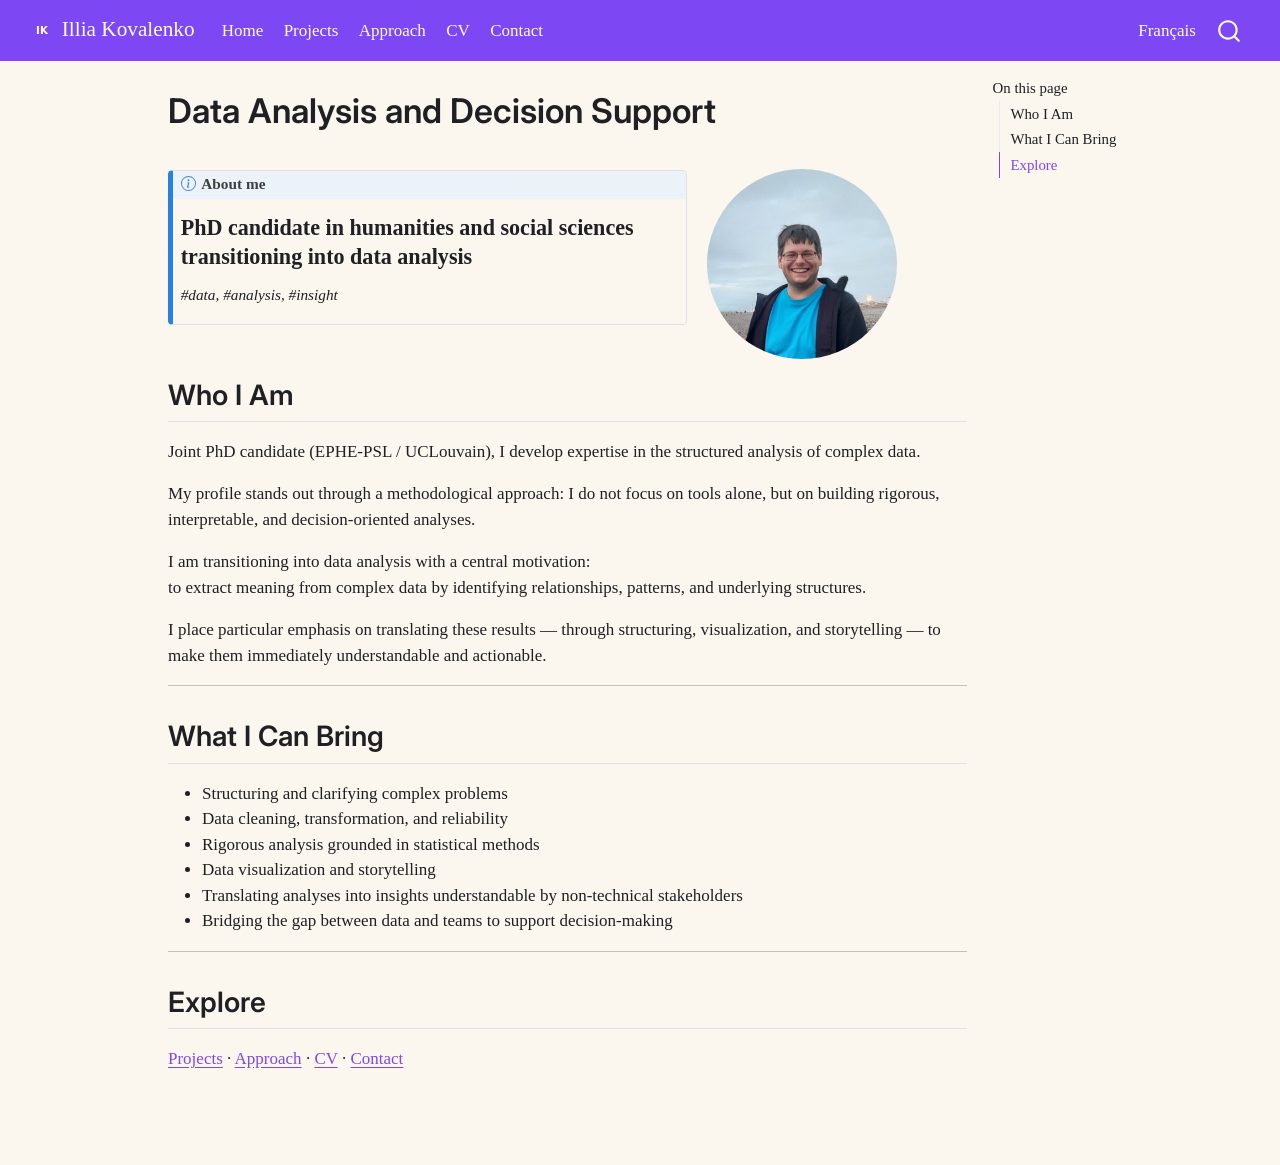
<file: docs/en/index.html>
<!DOCTYPE html>
<html xmlns="http://www.w3.org/1999/xhtml" lang="en-GB" xml:lang="en-GB"><head>

<meta charset="utf-8">
<meta name="generator" content="quarto-1.8.27">

<meta name="viewport" content="width=device-width, initial-scale=1.0, user-scalable=yes">


<title>Data Analysis and Decision Support – Illia Kovalenko</title>
<style>
code{white-space: pre-wrap;}
span.smallcaps{font-variant: small-caps;}
div.columns{display: flex; gap: min(4vw, 1.5em);}
div.column{flex: auto; overflow-x: auto;}
div.hanging-indent{margin-left: 1.5em; text-indent: -1.5em;}
ul.task-list{list-style: none;}
ul.task-list li input[type="checkbox"] {
  width: 0.8em;
  margin: 0 0.8em 0.2em -1em; /* quarto-specific, see https://github.com/quarto-dev/quarto-cli/issues/4556 */ 
  vertical-align: middle;
}
</style>


<script src="../site_libs/quarto-nav/quarto-nav.js"></script>
<script src="../site_libs/quarto-nav/headroom.min.js"></script>
<script src="../site_libs/clipboard/clipboard.min.js"></script>
<script src="../site_libs/quarto-search/autocomplete.umd.js"></script>
<script src="../site_libs/quarto-search/fuse.min.js"></script>
<script src="../site_libs/quarto-search/quarto-search.js"></script>
<meta name="quarto:offset" content="../">
<link href="../images/favicon.ico" rel="icon">
<script src="../site_libs/quarto-html/quarto.js" type="module"></script>
<script src="../site_libs/quarto-html/tabsets/tabsets.js" type="module"></script>
<script src="../site_libs/quarto-html/axe/axe-check.js" type="module"></script>
<script src="../site_libs/quarto-html/popper.min.js"></script>
<script src="../site_libs/quarto-html/tippy.umd.min.js"></script>
<script src="../site_libs/quarto-html/anchor.min.js"></script>
<link href="../site_libs/quarto-html/tippy.css" rel="stylesheet">
<link href="../site_libs/quarto-html/quarto-syntax-highlighting-ed96de9b727972fe78a7b5d16c58bf87.css" rel="stylesheet" class="quarto-color-scheme" id="quarto-text-highlighting-styles">
<link href="../site_libs/quarto-html/quarto-syntax-highlighting-dark-4d9afe2b8d18ee9fa5d0d57b5ed4214d.css" rel="stylesheet" class="quarto-color-scheme quarto-color-alternate" id="quarto-text-highlighting-styles">
<link href="../site_libs/quarto-html/quarto-syntax-highlighting-ed96de9b727972fe78a7b5d16c58bf87.css" rel="stylesheet" class="quarto-color-scheme-extra" id="quarto-text-highlighting-styles">
<script src="../site_libs/bootstrap/bootstrap.min.js"></script>
<link href="../site_libs/bootstrap/bootstrap-icons.css" rel="stylesheet">
<link href="../site_libs/bootstrap/bootstrap-7cf6dd9b30dd1244900d342ab7296f0b.min.css" rel="stylesheet" append-hash="true" class="quarto-color-scheme" id="quarto-bootstrap" data-mode="light">
<link href="../site_libs/bootstrap/bootstrap-dark-e03fe961f342b3c7a8289c94da64632f.min.css" rel="stylesheet" append-hash="true" class="quarto-color-scheme quarto-color-alternate" id="quarto-bootstrap" data-mode="light">
<link href="../site_libs/bootstrap/bootstrap-7cf6dd9b30dd1244900d342ab7296f0b.min.css" rel="stylesheet" append-hash="true" class="quarto-color-scheme-extra" id="quarto-bootstrap" data-mode="light">
<script id="quarto-search-options" type="application/json">{
  "location": "navbar",
  "copy-button": false,
  "collapse-after": 3,
  "panel-placement": "end",
  "type": "overlay",
  "limit": 50,
  "keyboard-shortcut": [
    "f",
    "/",
    "s"
  ],
  "show-item-context": false,
  "language": {
    "search-no-results-text": "No results",
    "search-matching-documents-text": "matching documents",
    "search-copy-link-title": "Copy link to search",
    "search-hide-matches-text": "Hide additional matches",
    "search-more-match-text": "more match in this document",
    "search-more-matches-text": "more matches in this document",
    "search-clear-button-title": "Clear",
    "search-text-placeholder": "",
    "search-detached-cancel-button-title": "Cancel",
    "search-submit-button-title": "Submit",
    "search-label": "Search"
  }
}</script>
<script defer="" src="../js/lang-switch.js"></script>


<link rel="stylesheet" href="../styles.css">
</head>

<body class="nav-fixed quarto-light">

<div id="quarto-search-results"></div>
  <header id="quarto-header" class="headroom fixed-top">
    <nav class="navbar navbar-expand-lg " data-bs-theme="dark">
      <div class="navbar-container container-fluid">
      <div class="navbar-brand-container mx-auto">
    <a href="../index.html" class="navbar-brand navbar-brand-logo">
    <img src="../images/ik-monogram.svg" alt="" class="navbar-logo light-content">
    <img src="../images/ik-monogram.svg" alt="" class="navbar-logo dark-content">
    </a>
    <a class="navbar-brand" href="../index.html">
    <span class="navbar-title">Illia Kovalenko</span>
    </a>
  </div>
            <div id="quarto-search" class="" title="Search"></div>
          <button class="navbar-toggler" type="button" data-bs-toggle="collapse" data-bs-target="#navbarCollapse" aria-controls="navbarCollapse" role="menu" aria-expanded="false" aria-label="Toggle navigation" onclick="if (window.quartoToggleHeadroom) { window.quartoToggleHeadroom(); }">
  <span class="navbar-toggler-icon"></span>
</button>
          <div class="collapse navbar-collapse" id="navbarCollapse">
            <ul class="navbar-nav navbar-nav-scroll me-auto">
  <li class="nav-item">
    <a class="nav-link active" href="../en/index.html" aria-current="page"> 
<span class="menu-text">Home</span></a>
  </li>  
  <li class="nav-item">
    <a class="nav-link" href="../en/projects.html"> 
<span class="menu-text">Projects</span></a>
  </li>  
  <li class="nav-item">
    <a class="nav-link" href="../en/method.html"> 
<span class="menu-text">Approach</span></a>
  </li>  
  <li class="nav-item">
    <a class="nav-link" href="../en/cv.html"> 
<span class="menu-text">CV</span></a>
  </li>  
  <li class="nav-item">
    <a class="nav-link" href="../en/contact.html"> 
<span class="menu-text">Contact</span></a>
  </li>  
</ul>
            <ul class="navbar-nav navbar-nav-scroll ms-auto">
  <li class="nav-item">
    <a class="nav-link" href="../fr/"> 
<span class="menu-text">Français</span></a>
  </li>  
</ul>
          </div> <!-- /navcollapse -->
            <div class="quarto-navbar-tools">
</div>
      </div> <!-- /container-fluid -->
    </nav>
</header>
<!-- content -->
<div id="quarto-content" class="quarto-container page-columns page-rows-contents page-layout-article page-navbar">
<!-- sidebar -->
<!-- margin-sidebar -->
    <div id="quarto-margin-sidebar" class="sidebar margin-sidebar">
        <nav id="TOC" role="doc-toc" class="toc-active">
    <h2 id="toc-title">On this page</h2>
   
  <ul>
  <li><a href="#who-i-am" id="toc-who-i-am" class="nav-link active" data-scroll-target="#who-i-am">Who I Am</a></li>
  <li><a href="#what-i-can-bring" id="toc-what-i-can-bring" class="nav-link" data-scroll-target="#what-i-can-bring">What I Can Bring</a></li>
  <li><a href="#explore" id="toc-explore" class="nav-link" data-scroll-target="#explore">Explore</a></li>
  </ul>
</nav>
    </div>
<!-- main -->
<main class="content" id="quarto-document-content">

<header id="title-block-header" class="quarto-title-block default">
<div class="quarto-title">
<h1 class="title">Data Analysis and Decision Support</h1>
</div>



<div class="quarto-title-meta">

    
  
    
  </div>
  


</header>


<div class="columns align-items-center">
<div class="column" style="width:65%;">
<div class="callout callout-style-default callout-note callout-titled" title="About me">
<div class="callout-header d-flex align-content-center">
<div class="callout-icon-container">
<i class="callout-icon"></i>
</div>
<div class="callout-title-container flex-fill">
<span class="screen-reader-only">Note</span>About me
</div>
</div>
<div class="callout-body-container callout-body">
<div class="hero-text">
<p>PhD candidate in humanities and social sciences transitioning into data analysis</p>
</div>
<p><em>#data, #analysis, #insight</em></p>
</div>
</div>
</div><div class="column" style="width:35%;">
<p><img src="..\images/profile.jpg" class="profile-photo img-fluid"></p>
</div>
</div>
<section id="who-i-am" class="level2">
<h2 class="anchored" data-anchor-id="who-i-am">Who I Am</h2>
<p>Joint PhD candidate (EPHE-PSL / UCLouvain), I develop expertise in the structured analysis of complex data.</p>
<p>My profile stands out through a methodological approach: I do not focus on tools alone, but on building rigorous, interpretable, and decision-oriented analyses.</p>
<p>I am transitioning into data analysis with a central motivation:<br>
to extract meaning from complex data by identifying relationships, patterns, and underlying structures.</p>
<p>I place particular emphasis on translating these results — through structuring, visualization, and storytelling — to make them immediately understandable and actionable.</p>
<hr>
</section>
<section id="what-i-can-bring" class="level2">
<h2 class="anchored" data-anchor-id="what-i-can-bring">What I Can Bring</h2>
<ul>
<li>Structuring and clarifying complex problems<br>
</li>
<li>Data cleaning, transformation, and reliability<br>
</li>
<li>Rigorous analysis grounded in statistical methods<br>
</li>
<li>Data visualization and storytelling<br>
</li>
<li>Translating analyses into insights understandable by non-technical stakeholders<br>
</li>
<li>Bridging the gap between data and teams to support decision-making</li>
</ul>
<hr>
</section>
<section id="explore" class="level2">
<h2 class="anchored" data-anchor-id="explore">Explore</h2>
<p><a href="../en/projects.html">Projects</a> · <a href="../en/method.html">Approach</a> · <a href="../en/cv.html">CV</a> · <a href="../en/contact.html">Contact</a></p>


</section>

</main> <!-- /main -->
<script id="quarto-html-after-body" type="application/javascript">
  window.document.addEventListener("DOMContentLoaded", function (event) {
    const icon = "";
    const anchorJS = new window.AnchorJS();
    anchorJS.options = {
      placement: 'right',
      icon: icon
    };
    anchorJS.add('.anchored');
    const isCodeAnnotation = (el) => {
      for (const clz of el.classList) {
        if (clz.startsWith('code-annotation-')) {                     
          return true;
        }
      }
      return false;
    }
    const onCopySuccess = function(e) {
      // button target
      const button = e.trigger;
      // don't keep focus
      button.blur();
      // flash "checked"
      button.classList.add('code-copy-button-checked');
      var currentTitle = button.getAttribute("title");
      button.setAttribute("title", "Copied!");
      let tooltip;
      if (window.bootstrap) {
        button.setAttribute("data-bs-toggle", "tooltip");
        button.setAttribute("data-bs-placement", "left");
        button.setAttribute("data-bs-title", "Copied!");
        tooltip = new bootstrap.Tooltip(button, 
          { trigger: "manual", 
            customClass: "code-copy-button-tooltip",
            offset: [0, -8]});
        tooltip.show();    
      }
      setTimeout(function() {
        if (tooltip) {
          tooltip.hide();
          button.removeAttribute("data-bs-title");
          button.removeAttribute("data-bs-toggle");
          button.removeAttribute("data-bs-placement");
        }
        button.setAttribute("title", currentTitle);
        button.classList.remove('code-copy-button-checked');
      }, 1000);
      // clear code selection
      e.clearSelection();
    }
    const getTextToCopy = function(trigger) {
      const outerScaffold = trigger.parentElement.cloneNode(true);
      const codeEl = outerScaffold.querySelector('code');
      for (const childEl of codeEl.children) {
        if (isCodeAnnotation(childEl)) {
          childEl.remove();
        }
      }
      return codeEl.innerText;
    }
    const clipboard = new window.ClipboardJS('.code-copy-button:not([data-in-quarto-modal])', {
      text: getTextToCopy
    });
    clipboard.on('success', onCopySuccess);
    if (window.document.getElementById('quarto-embedded-source-code-modal')) {
      const clipboardModal = new window.ClipboardJS('.code-copy-button[data-in-quarto-modal]', {
        text: getTextToCopy,
        container: window.document.getElementById('quarto-embedded-source-code-modal')
      });
      clipboardModal.on('success', onCopySuccess);
    }
      var localhostRegex = new RegExp(/^(?:http|https):\/\/localhost\:?[0-9]*\//);
      var mailtoRegex = new RegExp(/^mailto:/);
        var filterRegex = new RegExp('/' + window.location.host + '/');
      var isInternal = (href) => {
          return filterRegex.test(href) || localhostRegex.test(href) || mailtoRegex.test(href);
      }
      // Inspect non-navigation links and adorn them if external
     var links = window.document.querySelectorAll('a[href]:not(.nav-link):not(.navbar-brand):not(.toc-action):not(.sidebar-link):not(.sidebar-item-toggle):not(.pagination-link):not(.no-external):not([aria-hidden]):not(.dropdown-item):not(.quarto-navigation-tool):not(.about-link)');
      for (var i=0; i<links.length; i++) {
        const link = links[i];
        if (!isInternal(link.href)) {
          // undo the damage that might have been done by quarto-nav.js in the case of
          // links that we want to consider external
          if (link.dataset.originalHref !== undefined) {
            link.href = link.dataset.originalHref;
          }
        }
      }
    function tippyHover(el, contentFn, onTriggerFn, onUntriggerFn) {
      const config = {
        allowHTML: true,
        maxWidth: 500,
        delay: 100,
        arrow: false,
        appendTo: function(el) {
            return el.parentElement;
        },
        interactive: true,
        interactiveBorder: 10,
        theme: 'quarto',
        placement: 'bottom-start',
      };
      if (contentFn) {
        config.content = contentFn;
      }
      if (onTriggerFn) {
        config.onTrigger = onTriggerFn;
      }
      if (onUntriggerFn) {
        config.onUntrigger = onUntriggerFn;
      }
      window.tippy(el, config); 
    }
    const noterefs = window.document.querySelectorAll('a[role="doc-noteref"]');
    for (var i=0; i<noterefs.length; i++) {
      const ref = noterefs[i];
      tippyHover(ref, function() {
        // use id or data attribute instead here
        let href = ref.getAttribute('data-footnote-href') || ref.getAttribute('href');
        try { href = new URL(href).hash; } catch {}
        const id = href.replace(/^#\/?/, "");
        const note = window.document.getElementById(id);
        if (note) {
          return note.innerHTML;
        } else {
          return "";
        }
      });
    }
    const xrefs = window.document.querySelectorAll('a.quarto-xref');
    const processXRef = (id, note) => {
      // Strip column container classes
      const stripColumnClz = (el) => {
        el.classList.remove("page-full", "page-columns");
        if (el.children) {
          for (const child of el.children) {
            stripColumnClz(child);
          }
        }
      }
      stripColumnClz(note)
      if (id === null || id.startsWith('sec-')) {
        // Special case sections, only their first couple elements
        const container = document.createElement("div");
        if (note.children && note.children.length > 2) {
          container.appendChild(note.children[0].cloneNode(true));
          for (let i = 1; i < note.children.length; i++) {
            const child = note.children[i];
            if (child.tagName === "P" && child.innerText === "") {
              continue;
            } else {
              container.appendChild(child.cloneNode(true));
              break;
            }
          }
          if (window.Quarto?.typesetMath) {
            window.Quarto.typesetMath(container);
          }
          return container.innerHTML
        } else {
          if (window.Quarto?.typesetMath) {
            window.Quarto.typesetMath(note);
          }
          return note.innerHTML;
        }
      } else {
        // Remove any anchor links if they are present
        const anchorLink = note.querySelector('a.anchorjs-link');
        if (anchorLink) {
          anchorLink.remove();
        }
        if (window.Quarto?.typesetMath) {
          window.Quarto.typesetMath(note);
        }
        if (note.classList.contains("callout")) {
          return note.outerHTML;
        } else {
          return note.innerHTML;
        }
      }
    }
    for (var i=0; i<xrefs.length; i++) {
      const xref = xrefs[i];
      tippyHover(xref, undefined, function(instance) {
        instance.disable();
        let url = xref.getAttribute('href');
        let hash = undefined; 
        if (url.startsWith('#')) {
          hash = url;
        } else {
          try { hash = new URL(url).hash; } catch {}
        }
        if (hash) {
          const id = hash.replace(/^#\/?/, "");
          const note = window.document.getElementById(id);
          if (note !== null) {
            try {
              const html = processXRef(id, note.cloneNode(true));
              instance.setContent(html);
            } finally {
              instance.enable();
              instance.show();
            }
          } else {
            // See if we can fetch this
            fetch(url.split('#')[0])
            .then(res => res.text())
            .then(html => {
              const parser = new DOMParser();
              const htmlDoc = parser.parseFromString(html, "text/html");
              const note = htmlDoc.getElementById(id);
              if (note !== null) {
                const html = processXRef(id, note);
                instance.setContent(html);
              } 
            }).finally(() => {
              instance.enable();
              instance.show();
            });
          }
        } else {
          // See if we can fetch a full url (with no hash to target)
          // This is a special case and we should probably do some content thinning / targeting
          fetch(url)
          .then(res => res.text())
          .then(html => {
            const parser = new DOMParser();
            const htmlDoc = parser.parseFromString(html, "text/html");
            const note = htmlDoc.querySelector('main.content');
            if (note !== null) {
              // This should only happen for chapter cross references
              // (since there is no id in the URL)
              // remove the first header
              if (note.children.length > 0 && note.children[0].tagName === "HEADER") {
                note.children[0].remove();
              }
              const html = processXRef(null, note);
              instance.setContent(html);
            } 
          }).finally(() => {
            instance.enable();
            instance.show();
          });
        }
      }, function(instance) {
      });
    }
        let selectedAnnoteEl;
        const selectorForAnnotation = ( cell, annotation) => {
          let cellAttr = 'data-code-cell="' + cell + '"';
          let lineAttr = 'data-code-annotation="' +  annotation + '"';
          const selector = 'span[' + cellAttr + '][' + lineAttr + ']';
          return selector;
        }
        const selectCodeLines = (annoteEl) => {
          const doc = window.document;
          const targetCell = annoteEl.getAttribute("data-target-cell");
          const targetAnnotation = annoteEl.getAttribute("data-target-annotation");
          const annoteSpan = window.document.querySelector(selectorForAnnotation(targetCell, targetAnnotation));
          const lines = annoteSpan.getAttribute("data-code-lines").split(",");
          const lineIds = lines.map((line) => {
            return targetCell + "-" + line;
          })
          let top = null;
          let height = null;
          let parent = null;
          if (lineIds.length > 0) {
              //compute the position of the single el (top and bottom and make a div)
              const el = window.document.getElementById(lineIds[0]);
              top = el.offsetTop;
              height = el.offsetHeight;
              parent = el.parentElement.parentElement;
            if (lineIds.length > 1) {
              const lastEl = window.document.getElementById(lineIds[lineIds.length - 1]);
              const bottom = lastEl.offsetTop + lastEl.offsetHeight;
              height = bottom - top;
            }
            if (top !== null && height !== null && parent !== null) {
              // cook up a div (if necessary) and position it 
              let div = window.document.getElementById("code-annotation-line-highlight");
              if (div === null) {
                div = window.document.createElement("div");
                div.setAttribute("id", "code-annotation-line-highlight");
                div.style.position = 'absolute';
                parent.appendChild(div);
              }
              div.style.top = top - 2 + "px";
              div.style.height = height + 4 + "px";
              div.style.left = 0;
              let gutterDiv = window.document.getElementById("code-annotation-line-highlight-gutter");
              if (gutterDiv === null) {
                gutterDiv = window.document.createElement("div");
                gutterDiv.setAttribute("id", "code-annotation-line-highlight-gutter");
                gutterDiv.style.position = 'absolute';
                const codeCell = window.document.getElementById(targetCell);
                const gutter = codeCell.querySelector('.code-annotation-gutter');
                gutter.appendChild(gutterDiv);
              }
              gutterDiv.style.top = top - 2 + "px";
              gutterDiv.style.height = height + 4 + "px";
            }
            selectedAnnoteEl = annoteEl;
          }
        };
        const unselectCodeLines = () => {
          const elementsIds = ["code-annotation-line-highlight", "code-annotation-line-highlight-gutter"];
          elementsIds.forEach((elId) => {
            const div = window.document.getElementById(elId);
            if (div) {
              div.remove();
            }
          });
          selectedAnnoteEl = undefined;
        };
          // Handle positioning of the toggle
      window.addEventListener(
        "resize",
        throttle(() => {
          elRect = undefined;
          if (selectedAnnoteEl) {
            selectCodeLines(selectedAnnoteEl);
          }
        }, 10)
      );
      function throttle(fn, ms) {
      let throttle = false;
      let timer;
        return (...args) => {
          if(!throttle) { // first call gets through
              fn.apply(this, args);
              throttle = true;
          } else { // all the others get throttled
              if(timer) clearTimeout(timer); // cancel #2
              timer = setTimeout(() => {
                fn.apply(this, args);
                timer = throttle = false;
              }, ms);
          }
        };
      }
        // Attach click handler to the DT
        const annoteDls = window.document.querySelectorAll('dt[data-target-cell]');
        for (const annoteDlNode of annoteDls) {
          annoteDlNode.addEventListener('click', (event) => {
            const clickedEl = event.target;
            if (clickedEl !== selectedAnnoteEl) {
              unselectCodeLines();
              const activeEl = window.document.querySelector('dt[data-target-cell].code-annotation-active');
              if (activeEl) {
                activeEl.classList.remove('code-annotation-active');
              }
              selectCodeLines(clickedEl);
              clickedEl.classList.add('code-annotation-active');
            } else {
              // Unselect the line
              unselectCodeLines();
              clickedEl.classList.remove('code-annotation-active');
            }
          });
        }
    const findCites = (el) => {
      const parentEl = el.parentElement;
      if (parentEl) {
        const cites = parentEl.dataset.cites;
        if (cites) {
          return {
            el,
            cites: cites.split(' ')
          };
        } else {
          return findCites(el.parentElement)
        }
      } else {
        return undefined;
      }
    };
    var bibliorefs = window.document.querySelectorAll('a[role="doc-biblioref"]');
    for (var i=0; i<bibliorefs.length; i++) {
      const ref = bibliorefs[i];
      const citeInfo = findCites(ref);
      if (citeInfo) {
        tippyHover(citeInfo.el, function() {
          var popup = window.document.createElement('div');
          citeInfo.cites.forEach(function(cite) {
            var citeDiv = window.document.createElement('div');
            citeDiv.classList.add('hanging-indent');
            citeDiv.classList.add('csl-entry');
            var biblioDiv = window.document.getElementById('ref-' + cite);
            if (biblioDiv) {
              citeDiv.innerHTML = biblioDiv.innerHTML;
            }
            popup.appendChild(citeDiv);
          });
          return popup.innerHTML;
        });
      }
    }
  });
  </script>
</div> <!-- /content -->




</body></html>
</file>
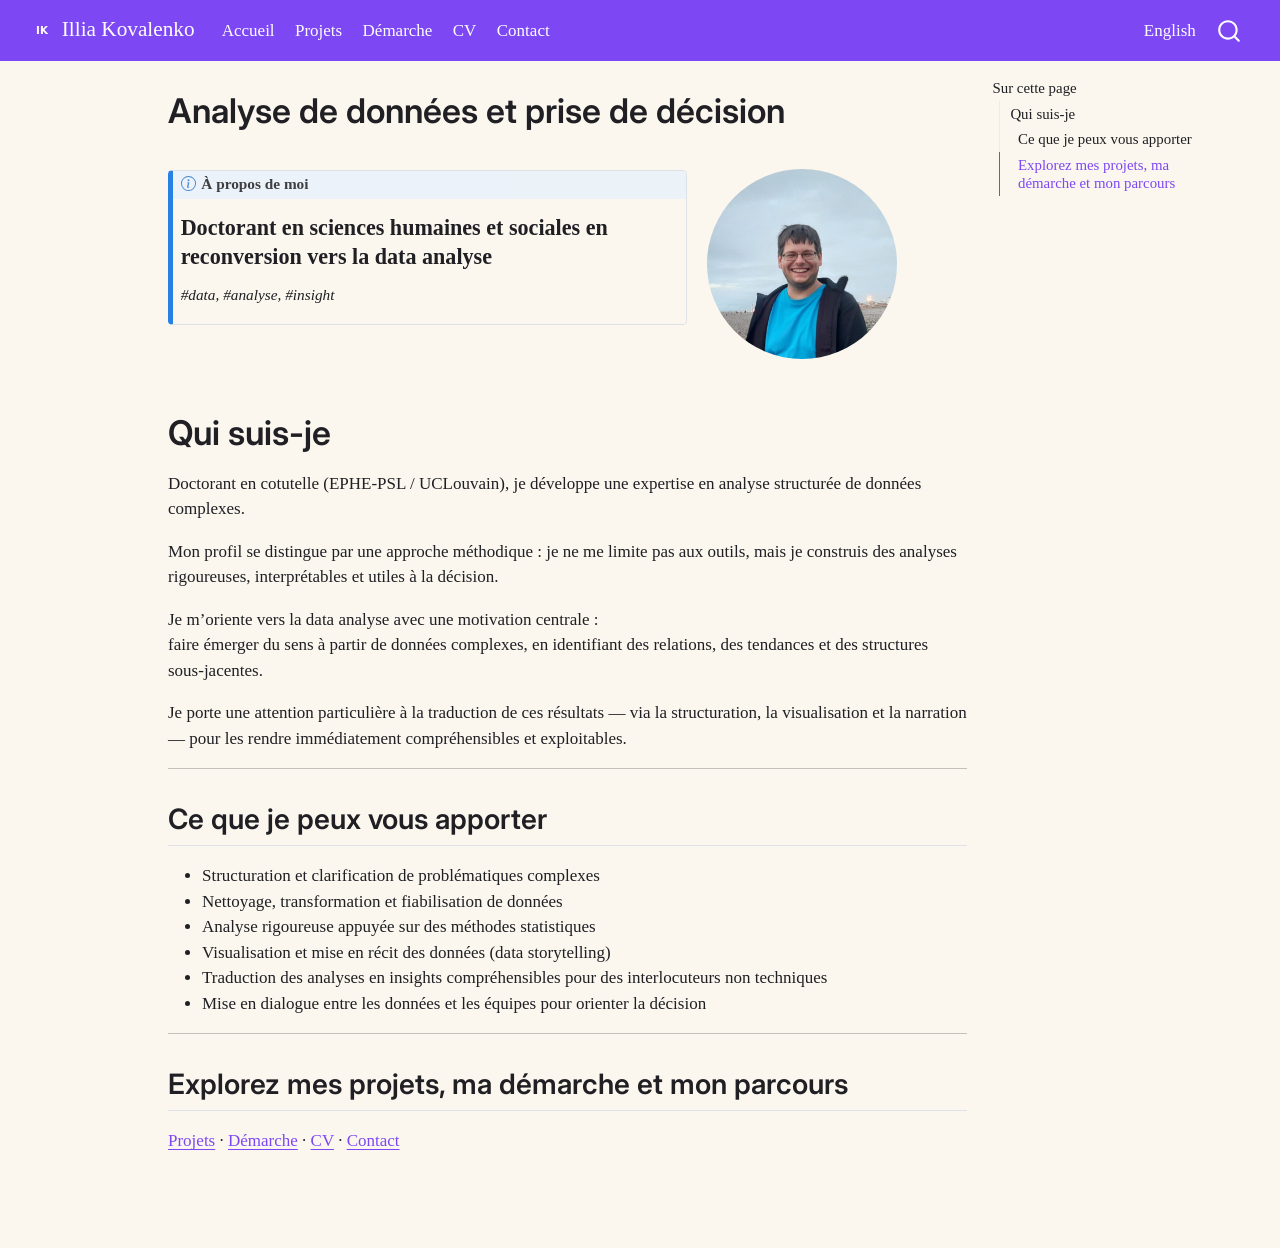
<file: docs/fr/index.html>
<!DOCTYPE html>
<html xmlns="http://www.w3.org/1999/xhtml" lang="fr-FR" xml:lang="fr-FR"><head>

<meta charset="utf-8">
<meta name="generator" content="quarto-1.8.27">

<meta name="viewport" content="width=device-width, initial-scale=1.0, user-scalable=yes">


<title>Analyse de données et prise de décision – Illia Kovalenko</title>
<style>
code{white-space: pre-wrap;}
span.smallcaps{font-variant: small-caps;}
div.columns{display: flex; gap: min(4vw, 1.5em);}
div.column{flex: auto; overflow-x: auto;}
div.hanging-indent{margin-left: 1.5em; text-indent: -1.5em;}
ul.task-list{list-style: none;}
ul.task-list li input[type="checkbox"] {
  width: 0.8em;
  margin: 0 0.8em 0.2em -1em; /* quarto-specific, see https://github.com/quarto-dev/quarto-cli/issues/4556 */ 
  vertical-align: middle;
}
</style>


<script src="../site_libs/quarto-nav/quarto-nav.js"></script>
<script src="../site_libs/quarto-nav/headroom.min.js"></script>
<script src="../site_libs/clipboard/clipboard.min.js"></script>
<script src="../site_libs/quarto-search/autocomplete.umd.js"></script>
<script src="../site_libs/quarto-search/fuse.min.js"></script>
<script src="../site_libs/quarto-search/quarto-search.js"></script>
<meta name="quarto:offset" content="../">
<link href="../images/favicon.ico" rel="icon">
<script src="../site_libs/quarto-html/quarto.js" type="module"></script>
<script src="../site_libs/quarto-html/tabsets/tabsets.js" type="module"></script>
<script src="../site_libs/quarto-html/axe/axe-check.js" type="module"></script>
<script src="../site_libs/quarto-html/popper.min.js"></script>
<script src="../site_libs/quarto-html/tippy.umd.min.js"></script>
<script src="../site_libs/quarto-html/anchor.min.js"></script>
<link href="../site_libs/quarto-html/tippy.css" rel="stylesheet">
<link href="../site_libs/quarto-html/quarto-syntax-highlighting-ed96de9b727972fe78a7b5d16c58bf87.css" rel="stylesheet" class="quarto-color-scheme" id="quarto-text-highlighting-styles">
<link href="../site_libs/quarto-html/quarto-syntax-highlighting-dark-4d9afe2b8d18ee9fa5d0d57b5ed4214d.css" rel="stylesheet" class="quarto-color-scheme quarto-color-alternate" id="quarto-text-highlighting-styles">
<link href="../site_libs/quarto-html/quarto-syntax-highlighting-ed96de9b727972fe78a7b5d16c58bf87.css" rel="stylesheet" class="quarto-color-scheme-extra" id="quarto-text-highlighting-styles">
<script src="../site_libs/bootstrap/bootstrap.min.js"></script>
<link href="../site_libs/bootstrap/bootstrap-icons.css" rel="stylesheet">
<link href="../site_libs/bootstrap/bootstrap-7cf6dd9b30dd1244900d342ab7296f0b.min.css" rel="stylesheet" append-hash="true" class="quarto-color-scheme" id="quarto-bootstrap" data-mode="light">
<link href="../site_libs/bootstrap/bootstrap-dark-e03fe961f342b3c7a8289c94da64632f.min.css" rel="stylesheet" append-hash="true" class="quarto-color-scheme quarto-color-alternate" id="quarto-bootstrap" data-mode="light">
<link href="../site_libs/bootstrap/bootstrap-7cf6dd9b30dd1244900d342ab7296f0b.min.css" rel="stylesheet" append-hash="true" class="quarto-color-scheme-extra" id="quarto-bootstrap" data-mode="light">
<script id="quarto-search-options" type="application/json">{
  "location": "navbar",
  "copy-button": false,
  "collapse-after": 3,
  "panel-placement": "end",
  "type": "overlay",
  "limit": 50,
  "keyboard-shortcut": [
    "f",
    "/",
    "s"
  ],
  "show-item-context": false,
  "language": {
    "search-no-results-text": "Pas de résultats",
    "search-matching-documents-text": "documents trouvés",
    "search-copy-link-title": "Copier le lien vers la recherche",
    "search-hide-matches-text": "Cacher les correspondances additionnelles",
    "search-more-match-text": "correspondance de plus dans ce document",
    "search-more-matches-text": "correspondances de plus dans ce document",
    "search-clear-button-title": "Effacer",
    "search-text-placeholder": "",
    "search-detached-cancel-button-title": "Annuler",
    "search-submit-button-title": "Envoyer",
    "search-label": "Recherche"
  }
}</script>
<script defer="" src="../js/lang-switch.js"></script>


<link rel="stylesheet" href="../styles.css">
</head>

<body class="nav-fixed quarto-light">

<div id="quarto-search-results"></div>
  <header id="quarto-header" class="headroom fixed-top">
    <nav class="navbar navbar-expand-lg " data-bs-theme="dark">
      <div class="navbar-container container-fluid">
      <div class="navbar-brand-container mx-auto">
    <a href="../index.html" class="navbar-brand navbar-brand-logo">
    <img src="../images/ik-monogram.svg" alt="" class="navbar-logo light-content">
    <img src="../images/ik-monogram.svg" alt="" class="navbar-logo dark-content">
    </a>
    <a class="navbar-brand" href="../index.html">
    <span class="navbar-title">Illia Kovalenko</span>
    </a>
  </div>
            <div id="quarto-search" class="" title="Recherche"></div>
          <button class="navbar-toggler" type="button" data-bs-toggle="collapse" data-bs-target="#navbarCollapse" aria-controls="navbarCollapse" role="menu" aria-expanded="false" aria-label="Basculer la navigation" onclick="if (window.quartoToggleHeadroom) { window.quartoToggleHeadroom(); }">
  <span class="navbar-toggler-icon"></span>
</button>
          <div class="collapse navbar-collapse" id="navbarCollapse">
            <ul class="navbar-nav navbar-nav-scroll me-auto">
  <li class="nav-item">
    <a class="nav-link active" href="../fr/index.html" aria-current="page"> 
<span class="menu-text">Accueil</span></a>
  </li>  
  <li class="nav-item">
    <a class="nav-link" href="../fr/projects.html"> 
<span class="menu-text">Projets</span></a>
  </li>  
  <li class="nav-item">
    <a class="nav-link" href="../fr/method.html"> 
<span class="menu-text">Démarche</span></a>
  </li>  
  <li class="nav-item">
    <a class="nav-link" href="../fr/cv.html"> 
<span class="menu-text">CV</span></a>
  </li>  
  <li class="nav-item">
    <a class="nav-link" href="../fr/contact.html"> 
<span class="menu-text">Contact</span></a>
  </li>  
</ul>
            <ul class="navbar-nav navbar-nav-scroll ms-auto">
  <li class="nav-item">
    <a class="nav-link" href="../en/"> 
<span class="menu-text">English</span></a>
  </li>  
</ul>
          </div> <!-- /navcollapse -->
            <div class="quarto-navbar-tools">
</div>
      </div> <!-- /container-fluid -->
    </nav>
</header>
<!-- content -->
<div id="quarto-content" class="quarto-container page-columns page-rows-contents page-layout-article page-navbar">
<!-- sidebar -->
<!-- margin-sidebar -->
    <div id="quarto-margin-sidebar" class="sidebar margin-sidebar">
        <nav id="TOC" role="doc-toc" class="toc-active">
    <h2 id="toc-title">Sur cette page</h2>
   
  <ul>
  <li><a href="#qui-suis-je" id="toc-qui-suis-je" class="nav-link active" data-scroll-target="#qui-suis-je">Qui suis-je</a>
  <ul class="collapse">
  <li><a href="#ce-que-je-peux-vous-apporter" id="toc-ce-que-je-peux-vous-apporter" class="nav-link" data-scroll-target="#ce-que-je-peux-vous-apporter">Ce que je peux vous apporter</a></li>
  <li><a href="#explorez-mes-projets-ma-démarche-et-mon-parcours" id="toc-explorez-mes-projets-ma-démarche-et-mon-parcours" class="nav-link" data-scroll-target="#explorez-mes-projets-ma-démarche-et-mon-parcours">Explorez mes projets, ma démarche et mon parcours</a></li>
  </ul></li>
  </ul>
</nav>
    </div>
<!-- main -->
<main class="content" id="quarto-document-content">

<header id="title-block-header" class="quarto-title-block default">
<div class="quarto-title">
<h1 class="title">Analyse de données et prise de décision</h1>
</div>



<div class="quarto-title-meta">

    
  
    
  </div>
  


</header>


<div class="columns align-items-center">
<div class="column" style="width:65%;">
<div class="callout callout-style-default callout-note callout-titled" title="À propos de moi">
<div class="callout-header d-flex align-content-center">
<div class="callout-icon-container">
<i class="callout-icon"></i>
</div>
<div class="callout-title-container flex-fill">
<span class="screen-reader-only">Note</span>À propos de moi
</div>
</div>
<div class="callout-body-container callout-body">
<div class="hero-text">
<p>Doctorant en sciences humaines et sociales en reconversion vers la data analyse</p>
</div>
<p><em>#data, #analyse, #insight</em></p>
</div>
</div>
</div><div class="column" style="width:35%;">
<p><img src="..\images/profile.jpg" class="profile-photo img-fluid"></p>
</div>
</div>
<section id="qui-suis-je" class="level1">
<h1>Qui suis-je</h1>
<p>Doctorant en cotutelle (EPHE-PSL / UCLouvain), je développe une expertise en analyse structurée de données complexes.</p>
<p>Mon profil se distingue par une approche méthodique : je ne me limite pas aux outils, mais je construis des analyses rigoureuses, interprétables et utiles à la décision.</p>
<p>Je m’oriente vers la data analyse avec une motivation centrale :<br>
faire émerger du sens à partir de données complexes, en identifiant des relations, des tendances et des structures sous-jacentes.</p>
<p>Je porte une attention particulière à la traduction de ces résultats — via la structuration, la visualisation et la narration — pour les rendre immédiatement compréhensibles et exploitables.</p>
<hr>
<section id="ce-que-je-peux-vous-apporter" class="level2">
<h2 class="anchored" data-anchor-id="ce-que-je-peux-vous-apporter">Ce que je peux vous apporter</h2>
<ul>
<li>Structuration et clarification de problématiques complexes<br>
</li>
<li>Nettoyage, transformation et fiabilisation de données<br>
</li>
<li>Analyse rigoureuse appuyée sur des méthodes statistiques<br>
</li>
<li>Visualisation et mise en récit des données (data storytelling)<br>
</li>
<li>Traduction des analyses en insights compréhensibles pour des interlocuteurs non techniques<br>
</li>
<li>Mise en dialogue entre les données et les équipes pour orienter la décision</li>
</ul>
<hr>
</section>
<section id="explorez-mes-projets-ma-démarche-et-mon-parcours" class="level2">
<h2 class="anchored" data-anchor-id="explorez-mes-projets-ma-démarche-et-mon-parcours">Explorez mes projets, ma démarche et mon parcours</h2>
<p><a href="../fr/projects.html">Projets</a> · <a href="../fr/method.html">Démarche</a> · <a href="../fr/cv.html">CV</a> · <a href="../fr/contact.html">Contact</a></p>


</section>
</section>

</main> <!-- /main -->
<script id="quarto-html-after-body" type="application/javascript">
  window.document.addEventListener("DOMContentLoaded", function (event) {
    const icon = "";
    const anchorJS = new window.AnchorJS();
    anchorJS.options = {
      placement: 'right',
      icon: icon
    };
    anchorJS.add('.anchored');
    const isCodeAnnotation = (el) => {
      for (const clz of el.classList) {
        if (clz.startsWith('code-annotation-')) {                     
          return true;
        }
      }
      return false;
    }
    const onCopySuccess = function(e) {
      // button target
      const button = e.trigger;
      // don't keep focus
      button.blur();
      // flash "checked"
      button.classList.add('code-copy-button-checked');
      var currentTitle = button.getAttribute("title");
      button.setAttribute("title", "Copié");
      let tooltip;
      if (window.bootstrap) {
        button.setAttribute("data-bs-toggle", "tooltip");
        button.setAttribute("data-bs-placement", "left");
        button.setAttribute("data-bs-title", "Copié");
        tooltip = new bootstrap.Tooltip(button, 
          { trigger: "manual", 
            customClass: "code-copy-button-tooltip",
            offset: [0, -8]});
        tooltip.show();    
      }
      setTimeout(function() {
        if (tooltip) {
          tooltip.hide();
          button.removeAttribute("data-bs-title");
          button.removeAttribute("data-bs-toggle");
          button.removeAttribute("data-bs-placement");
        }
        button.setAttribute("title", currentTitle);
        button.classList.remove('code-copy-button-checked');
      }, 1000);
      // clear code selection
      e.clearSelection();
    }
    const getTextToCopy = function(trigger) {
      const outerScaffold = trigger.parentElement.cloneNode(true);
      const codeEl = outerScaffold.querySelector('code');
      for (const childEl of codeEl.children) {
        if (isCodeAnnotation(childEl)) {
          childEl.remove();
        }
      }
      return codeEl.innerText;
    }
    const clipboard = new window.ClipboardJS('.code-copy-button:not([data-in-quarto-modal])', {
      text: getTextToCopy
    });
    clipboard.on('success', onCopySuccess);
    if (window.document.getElementById('quarto-embedded-source-code-modal')) {
      const clipboardModal = new window.ClipboardJS('.code-copy-button[data-in-quarto-modal]', {
        text: getTextToCopy,
        container: window.document.getElementById('quarto-embedded-source-code-modal')
      });
      clipboardModal.on('success', onCopySuccess);
    }
      var localhostRegex = new RegExp(/^(?:http|https):\/\/localhost\:?[0-9]*\//);
      var mailtoRegex = new RegExp(/^mailto:/);
        var filterRegex = new RegExp('/' + window.location.host + '/');
      var isInternal = (href) => {
          return filterRegex.test(href) || localhostRegex.test(href) || mailtoRegex.test(href);
      }
      // Inspect non-navigation links and adorn them if external
     var links = window.document.querySelectorAll('a[href]:not(.nav-link):not(.navbar-brand):not(.toc-action):not(.sidebar-link):not(.sidebar-item-toggle):not(.pagination-link):not(.no-external):not([aria-hidden]):not(.dropdown-item):not(.quarto-navigation-tool):not(.about-link)');
      for (var i=0; i<links.length; i++) {
        const link = links[i];
        if (!isInternal(link.href)) {
          // undo the damage that might have been done by quarto-nav.js in the case of
          // links that we want to consider external
          if (link.dataset.originalHref !== undefined) {
            link.href = link.dataset.originalHref;
          }
        }
      }
    function tippyHover(el, contentFn, onTriggerFn, onUntriggerFn) {
      const config = {
        allowHTML: true,
        maxWidth: 500,
        delay: 100,
        arrow: false,
        appendTo: function(el) {
            return el.parentElement;
        },
        interactive: true,
        interactiveBorder: 10,
        theme: 'quarto',
        placement: 'bottom-start',
      };
      if (contentFn) {
        config.content = contentFn;
      }
      if (onTriggerFn) {
        config.onTrigger = onTriggerFn;
      }
      if (onUntriggerFn) {
        config.onUntrigger = onUntriggerFn;
      }
      window.tippy(el, config); 
    }
    const noterefs = window.document.querySelectorAll('a[role="doc-noteref"]');
    for (var i=0; i<noterefs.length; i++) {
      const ref = noterefs[i];
      tippyHover(ref, function() {
        // use id or data attribute instead here
        let href = ref.getAttribute('data-footnote-href') || ref.getAttribute('href');
        try { href = new URL(href).hash; } catch {}
        const id = href.replace(/^#\/?/, "");
        const note = window.document.getElementById(id);
        if (note) {
          return note.innerHTML;
        } else {
          return "";
        }
      });
    }
    const xrefs = window.document.querySelectorAll('a.quarto-xref');
    const processXRef = (id, note) => {
      // Strip column container classes
      const stripColumnClz = (el) => {
        el.classList.remove("page-full", "page-columns");
        if (el.children) {
          for (const child of el.children) {
            stripColumnClz(child);
          }
        }
      }
      stripColumnClz(note)
      if (id === null || id.startsWith('sec-')) {
        // Special case sections, only their first couple elements
        const container = document.createElement("div");
        if (note.children && note.children.length > 2) {
          container.appendChild(note.children[0].cloneNode(true));
          for (let i = 1; i < note.children.length; i++) {
            const child = note.children[i];
            if (child.tagName === "P" && child.innerText === "") {
              continue;
            } else {
              container.appendChild(child.cloneNode(true));
              break;
            }
          }
          if (window.Quarto?.typesetMath) {
            window.Quarto.typesetMath(container);
          }
          return container.innerHTML
        } else {
          if (window.Quarto?.typesetMath) {
            window.Quarto.typesetMath(note);
          }
          return note.innerHTML;
        }
      } else {
        // Remove any anchor links if they are present
        const anchorLink = note.querySelector('a.anchorjs-link');
        if (anchorLink) {
          anchorLink.remove();
        }
        if (window.Quarto?.typesetMath) {
          window.Quarto.typesetMath(note);
        }
        if (note.classList.contains("callout")) {
          return note.outerHTML;
        } else {
          return note.innerHTML;
        }
      }
    }
    for (var i=0; i<xrefs.length; i++) {
      const xref = xrefs[i];
      tippyHover(xref, undefined, function(instance) {
        instance.disable();
        let url = xref.getAttribute('href');
        let hash = undefined; 
        if (url.startsWith('#')) {
          hash = url;
        } else {
          try { hash = new URL(url).hash; } catch {}
        }
        if (hash) {
          const id = hash.replace(/^#\/?/, "");
          const note = window.document.getElementById(id);
          if (note !== null) {
            try {
              const html = processXRef(id, note.cloneNode(true));
              instance.setContent(html);
            } finally {
              instance.enable();
              instance.show();
            }
          } else {
            // See if we can fetch this
            fetch(url.split('#')[0])
            .then(res => res.text())
            .then(html => {
              const parser = new DOMParser();
              const htmlDoc = parser.parseFromString(html, "text/html");
              const note = htmlDoc.getElementById(id);
              if (note !== null) {
                const html = processXRef(id, note);
                instance.setContent(html);
              } 
            }).finally(() => {
              instance.enable();
              instance.show();
            });
          }
        } else {
          // See if we can fetch a full url (with no hash to target)
          // This is a special case and we should probably do some content thinning / targeting
          fetch(url)
          .then(res => res.text())
          .then(html => {
            const parser = new DOMParser();
            const htmlDoc = parser.parseFromString(html, "text/html");
            const note = htmlDoc.querySelector('main.content');
            if (note !== null) {
              // This should only happen for chapter cross references
              // (since there is no id in the URL)
              // remove the first header
              if (note.children.length > 0 && note.children[0].tagName === "HEADER") {
                note.children[0].remove();
              }
              const html = processXRef(null, note);
              instance.setContent(html);
            } 
          }).finally(() => {
            instance.enable();
            instance.show();
          });
        }
      }, function(instance) {
      });
    }
        let selectedAnnoteEl;
        const selectorForAnnotation = ( cell, annotation) => {
          let cellAttr = 'data-code-cell="' + cell + '"';
          let lineAttr = 'data-code-annotation="' +  annotation + '"';
          const selector = 'span[' + cellAttr + '][' + lineAttr + ']';
          return selector;
        }
        const selectCodeLines = (annoteEl) => {
          const doc = window.document;
          const targetCell = annoteEl.getAttribute("data-target-cell");
          const targetAnnotation = annoteEl.getAttribute("data-target-annotation");
          const annoteSpan = window.document.querySelector(selectorForAnnotation(targetCell, targetAnnotation));
          const lines = annoteSpan.getAttribute("data-code-lines").split(",");
          const lineIds = lines.map((line) => {
            return targetCell + "-" + line;
          })
          let top = null;
          let height = null;
          let parent = null;
          if (lineIds.length > 0) {
              //compute the position of the single el (top and bottom and make a div)
              const el = window.document.getElementById(lineIds[0]);
              top = el.offsetTop;
              height = el.offsetHeight;
              parent = el.parentElement.parentElement;
            if (lineIds.length > 1) {
              const lastEl = window.document.getElementById(lineIds[lineIds.length - 1]);
              const bottom = lastEl.offsetTop + lastEl.offsetHeight;
              height = bottom - top;
            }
            if (top !== null && height !== null && parent !== null) {
              // cook up a div (if necessary) and position it 
              let div = window.document.getElementById("code-annotation-line-highlight");
              if (div === null) {
                div = window.document.createElement("div");
                div.setAttribute("id", "code-annotation-line-highlight");
                div.style.position = 'absolute';
                parent.appendChild(div);
              }
              div.style.top = top - 2 + "px";
              div.style.height = height + 4 + "px";
              div.style.left = 0;
              let gutterDiv = window.document.getElementById("code-annotation-line-highlight-gutter");
              if (gutterDiv === null) {
                gutterDiv = window.document.createElement("div");
                gutterDiv.setAttribute("id", "code-annotation-line-highlight-gutter");
                gutterDiv.style.position = 'absolute';
                const codeCell = window.document.getElementById(targetCell);
                const gutter = codeCell.querySelector('.code-annotation-gutter');
                gutter.appendChild(gutterDiv);
              }
              gutterDiv.style.top = top - 2 + "px";
              gutterDiv.style.height = height + 4 + "px";
            }
            selectedAnnoteEl = annoteEl;
          }
        };
        const unselectCodeLines = () => {
          const elementsIds = ["code-annotation-line-highlight", "code-annotation-line-highlight-gutter"];
          elementsIds.forEach((elId) => {
            const div = window.document.getElementById(elId);
            if (div) {
              div.remove();
            }
          });
          selectedAnnoteEl = undefined;
        };
          // Handle positioning of the toggle
      window.addEventListener(
        "resize",
        throttle(() => {
          elRect = undefined;
          if (selectedAnnoteEl) {
            selectCodeLines(selectedAnnoteEl);
          }
        }, 10)
      );
      function throttle(fn, ms) {
      let throttle = false;
      let timer;
        return (...args) => {
          if(!throttle) { // first call gets through
              fn.apply(this, args);
              throttle = true;
          } else { // all the others get throttled
              if(timer) clearTimeout(timer); // cancel #2
              timer = setTimeout(() => {
                fn.apply(this, args);
                timer = throttle = false;
              }, ms);
          }
        };
      }
        // Attach click handler to the DT
        const annoteDls = window.document.querySelectorAll('dt[data-target-cell]');
        for (const annoteDlNode of annoteDls) {
          annoteDlNode.addEventListener('click', (event) => {
            const clickedEl = event.target;
            if (clickedEl !== selectedAnnoteEl) {
              unselectCodeLines();
              const activeEl = window.document.querySelector('dt[data-target-cell].code-annotation-active');
              if (activeEl) {
                activeEl.classList.remove('code-annotation-active');
              }
              selectCodeLines(clickedEl);
              clickedEl.classList.add('code-annotation-active');
            } else {
              // Unselect the line
              unselectCodeLines();
              clickedEl.classList.remove('code-annotation-active');
            }
          });
        }
    const findCites = (el) => {
      const parentEl = el.parentElement;
      if (parentEl) {
        const cites = parentEl.dataset.cites;
        if (cites) {
          return {
            el,
            cites: cites.split(' ')
          };
        } else {
          return findCites(el.parentElement)
        }
      } else {
        return undefined;
      }
    };
    var bibliorefs = window.document.querySelectorAll('a[role="doc-biblioref"]');
    for (var i=0; i<bibliorefs.length; i++) {
      const ref = bibliorefs[i];
      const citeInfo = findCites(ref);
      if (citeInfo) {
        tippyHover(citeInfo.el, function() {
          var popup = window.document.createElement('div');
          citeInfo.cites.forEach(function(cite) {
            var citeDiv = window.document.createElement('div');
            citeDiv.classList.add('hanging-indent');
            citeDiv.classList.add('csl-entry');
            var biblioDiv = window.document.getElementById('ref-' + cite);
            if (biblioDiv) {
              citeDiv.innerHTML = biblioDiv.innerHTML;
            }
            popup.appendChild(citeDiv);
          });
          return popup.innerHTML;
        });
      }
    }
  });
  </script>
</div> <!-- /content -->




</body></html>
</file>
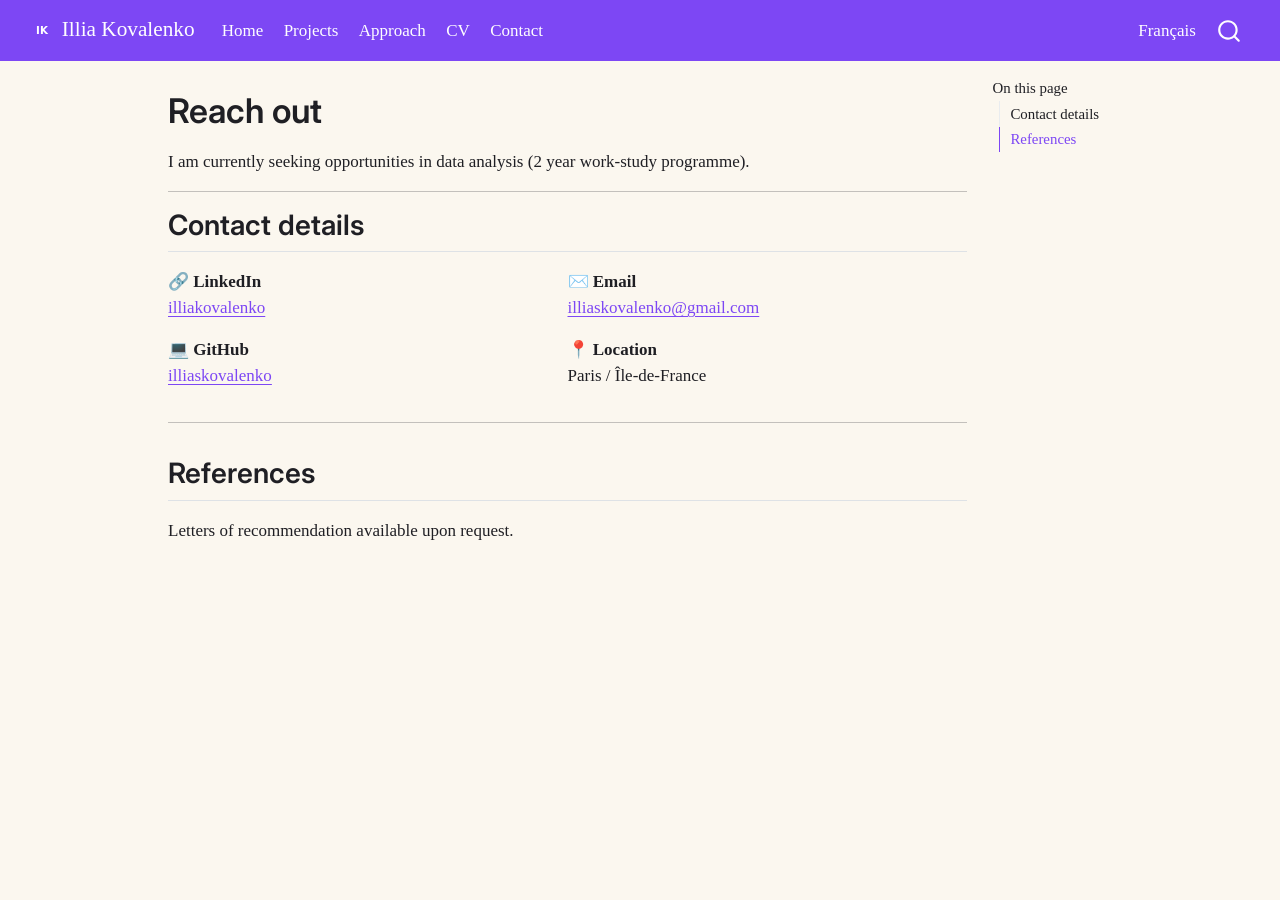
<file: docs/en/contact.html>
<!DOCTYPE html>
<html xmlns="http://www.w3.org/1999/xhtml" lang="en-GB" xml:lang="en-GB"><head>

<meta charset="utf-8">
<meta name="generator" content="quarto-1.8.27">

<meta name="viewport" content="width=device-width, initial-scale=1.0, user-scalable=yes">


<title>Reach out – Illia Kovalenko</title>
<style>
code{white-space: pre-wrap;}
span.smallcaps{font-variant: small-caps;}
div.columns{display: flex; gap: min(4vw, 1.5em);}
div.column{flex: auto; overflow-x: auto;}
div.hanging-indent{margin-left: 1.5em; text-indent: -1.5em;}
ul.task-list{list-style: none;}
ul.task-list li input[type="checkbox"] {
  width: 0.8em;
  margin: 0 0.8em 0.2em -1em; /* quarto-specific, see https://github.com/quarto-dev/quarto-cli/issues/4556 */ 
  vertical-align: middle;
}
</style>


<script src="../site_libs/quarto-nav/quarto-nav.js"></script>
<script src="../site_libs/quarto-nav/headroom.min.js"></script>
<script src="../site_libs/clipboard/clipboard.min.js"></script>
<script src="../site_libs/quarto-search/autocomplete.umd.js"></script>
<script src="../site_libs/quarto-search/fuse.min.js"></script>
<script src="../site_libs/quarto-search/quarto-search.js"></script>
<meta name="quarto:offset" content="../">
<link href="../images/favicon.ico" rel="icon">
<script src="../site_libs/quarto-html/quarto.js" type="module"></script>
<script src="../site_libs/quarto-html/tabsets/tabsets.js" type="module"></script>
<script src="../site_libs/quarto-html/axe/axe-check.js" type="module"></script>
<script src="../site_libs/quarto-html/popper.min.js"></script>
<script src="../site_libs/quarto-html/tippy.umd.min.js"></script>
<script src="../site_libs/quarto-html/anchor.min.js"></script>
<link href="../site_libs/quarto-html/tippy.css" rel="stylesheet">
<link href="../site_libs/quarto-html/quarto-syntax-highlighting-ed96de9b727972fe78a7b5d16c58bf87.css" rel="stylesheet" class="quarto-color-scheme" id="quarto-text-highlighting-styles">
<link href="../site_libs/quarto-html/quarto-syntax-highlighting-dark-4d9afe2b8d18ee9fa5d0d57b5ed4214d.css" rel="stylesheet" class="quarto-color-scheme quarto-color-alternate" id="quarto-text-highlighting-styles">
<link href="../site_libs/quarto-html/quarto-syntax-highlighting-ed96de9b727972fe78a7b5d16c58bf87.css" rel="stylesheet" class="quarto-color-scheme-extra" id="quarto-text-highlighting-styles">
<script src="../site_libs/bootstrap/bootstrap.min.js"></script>
<link href="../site_libs/bootstrap/bootstrap-icons.css" rel="stylesheet">
<link href="../site_libs/bootstrap/bootstrap-7cf6dd9b30dd1244900d342ab7296f0b.min.css" rel="stylesheet" append-hash="true" class="quarto-color-scheme" id="quarto-bootstrap" data-mode="light">
<link href="../site_libs/bootstrap/bootstrap-dark-e03fe961f342b3c7a8289c94da64632f.min.css" rel="stylesheet" append-hash="true" class="quarto-color-scheme quarto-color-alternate" id="quarto-bootstrap" data-mode="light">
<link href="../site_libs/bootstrap/bootstrap-7cf6dd9b30dd1244900d342ab7296f0b.min.css" rel="stylesheet" append-hash="true" class="quarto-color-scheme-extra" id="quarto-bootstrap" data-mode="light">
<script id="quarto-search-options" type="application/json">{
  "location": "navbar",
  "copy-button": false,
  "collapse-after": 3,
  "panel-placement": "end",
  "type": "overlay",
  "limit": 50,
  "keyboard-shortcut": [
    "f",
    "/",
    "s"
  ],
  "show-item-context": false,
  "language": {
    "search-no-results-text": "No results",
    "search-matching-documents-text": "matching documents",
    "search-copy-link-title": "Copy link to search",
    "search-hide-matches-text": "Hide additional matches",
    "search-more-match-text": "more match in this document",
    "search-more-matches-text": "more matches in this document",
    "search-clear-button-title": "Clear",
    "search-text-placeholder": "",
    "search-detached-cancel-button-title": "Cancel",
    "search-submit-button-title": "Submit",
    "search-label": "Search"
  }
}</script>
<script defer="" src="../js/lang-switch.js"></script>


<link rel="stylesheet" href="../styles.css">
</head>

<body class="nav-fixed quarto-light">

<div id="quarto-search-results"></div>
  <header id="quarto-header" class="headroom fixed-top">
    <nav class="navbar navbar-expand-lg " data-bs-theme="dark">
      <div class="navbar-container container-fluid">
      <div class="navbar-brand-container mx-auto">
    <a href="../index.html" class="navbar-brand navbar-brand-logo">
    <img src="../images/ik-monogram.svg" alt="" class="navbar-logo light-content">
    <img src="../images/ik-monogram.svg" alt="" class="navbar-logo dark-content">
    </a>
    <a class="navbar-brand" href="../index.html">
    <span class="navbar-title">Illia Kovalenko</span>
    </a>
  </div>
            <div id="quarto-search" class="" title="Search"></div>
          <button class="navbar-toggler" type="button" data-bs-toggle="collapse" data-bs-target="#navbarCollapse" aria-controls="navbarCollapse" role="menu" aria-expanded="false" aria-label="Toggle navigation" onclick="if (window.quartoToggleHeadroom) { window.quartoToggleHeadroom(); }">
  <span class="navbar-toggler-icon"></span>
</button>
          <div class="collapse navbar-collapse" id="navbarCollapse">
            <ul class="navbar-nav navbar-nav-scroll me-auto">
  <li class="nav-item">
    <a class="nav-link" href="../en/index.html"> 
<span class="menu-text">Home</span></a>
  </li>  
  <li class="nav-item">
    <a class="nav-link" href="../en/projects.html"> 
<span class="menu-text">Projects</span></a>
  </li>  
  <li class="nav-item">
    <a class="nav-link" href="../en/method.html"> 
<span class="menu-text">Approach</span></a>
  </li>  
  <li class="nav-item">
    <a class="nav-link" href="../en/cv.html"> 
<span class="menu-text">CV</span></a>
  </li>  
  <li class="nav-item">
    <a class="nav-link active" href="../en/contact.html" aria-current="page"> 
<span class="menu-text">Contact</span></a>
  </li>  
</ul>
            <ul class="navbar-nav navbar-nav-scroll ms-auto">
  <li class="nav-item">
    <a class="nav-link" href="../fr/"> 
<span class="menu-text">Français</span></a>
  </li>  
</ul>
          </div> <!-- /navcollapse -->
            <div class="quarto-navbar-tools">
</div>
      </div> <!-- /container-fluid -->
    </nav>
</header>
<!-- content -->
<div id="quarto-content" class="quarto-container page-columns page-rows-contents page-layout-article page-navbar">
<!-- sidebar -->
<!-- margin-sidebar -->
    <div id="quarto-margin-sidebar" class="sidebar margin-sidebar">
        <nav id="TOC" role="doc-toc" class="toc-active">
    <h2 id="toc-title">On this page</h2>
   
  <ul>
  <li><a href="#contact-details" id="toc-contact-details" class="nav-link active" data-scroll-target="#contact-details">Contact details</a></li>
  <li><a href="#references" id="toc-references" class="nav-link" data-scroll-target="#references">References</a></li>
  </ul>
</nav>
    </div>
<!-- main -->
<main class="content" id="quarto-document-content">

<header id="title-block-header" class="quarto-title-block default">
<div class="quarto-title">
<h1 class="title">Reach out</h1>
</div>



<div class="quarto-title-meta">

    
  
    
  </div>
  


</header>


<p>I am currently seeking opportunities in data analysis (2 year work-study programme).</p>
<hr>
<section id="contact-details" class="level2">
<h2 class="anchored" data-anchor-id="contact-details">Contact details</h2>
<div class="columns">
<div class="column" style="width:50%;">
<p>🔗 <strong>LinkedIn</strong><br>
<a href="https://www.linkedin.com/in/illiakovalenko" target="_blank">illiakovalenko</a></p>
<p>💻 <strong>GitHub</strong><br>
<a href="https://github.com/illiaskovalenko" target="_blank">illiaskovalenko</a></p>
</div><div class="column" style="width:50%;">
<p>✉️ <strong>Email</strong><br>
<a href="mailto:illiaskovalenko@gmail.com">illiaskovalenko@gmail.com</a></p>
<p>📍 <strong>Location</strong><br>
Paris / Île-de-France</p>
</div>
</div>
<hr>
</section>
<section id="references" class="level2">
<h2 class="anchored" data-anchor-id="references">References</h2>
<p>Letters of recommendation available upon request.</p>


</section>

</main> <!-- /main -->
<script id="quarto-html-after-body" type="application/javascript">
  window.document.addEventListener("DOMContentLoaded", function (event) {
    const icon = "";
    const anchorJS = new window.AnchorJS();
    anchorJS.options = {
      placement: 'right',
      icon: icon
    };
    anchorJS.add('.anchored');
    const isCodeAnnotation = (el) => {
      for (const clz of el.classList) {
        if (clz.startsWith('code-annotation-')) {                     
          return true;
        }
      }
      return false;
    }
    const onCopySuccess = function(e) {
      // button target
      const button = e.trigger;
      // don't keep focus
      button.blur();
      // flash "checked"
      button.classList.add('code-copy-button-checked');
      var currentTitle = button.getAttribute("title");
      button.setAttribute("title", "Copied!");
      let tooltip;
      if (window.bootstrap) {
        button.setAttribute("data-bs-toggle", "tooltip");
        button.setAttribute("data-bs-placement", "left");
        button.setAttribute("data-bs-title", "Copied!");
        tooltip = new bootstrap.Tooltip(button, 
          { trigger: "manual", 
            customClass: "code-copy-button-tooltip",
            offset: [0, -8]});
        tooltip.show();    
      }
      setTimeout(function() {
        if (tooltip) {
          tooltip.hide();
          button.removeAttribute("data-bs-title");
          button.removeAttribute("data-bs-toggle");
          button.removeAttribute("data-bs-placement");
        }
        button.setAttribute("title", currentTitle);
        button.classList.remove('code-copy-button-checked');
      }, 1000);
      // clear code selection
      e.clearSelection();
    }
    const getTextToCopy = function(trigger) {
      const outerScaffold = trigger.parentElement.cloneNode(true);
      const codeEl = outerScaffold.querySelector('code');
      for (const childEl of codeEl.children) {
        if (isCodeAnnotation(childEl)) {
          childEl.remove();
        }
      }
      return codeEl.innerText;
    }
    const clipboard = new window.ClipboardJS('.code-copy-button:not([data-in-quarto-modal])', {
      text: getTextToCopy
    });
    clipboard.on('success', onCopySuccess);
    if (window.document.getElementById('quarto-embedded-source-code-modal')) {
      const clipboardModal = new window.ClipboardJS('.code-copy-button[data-in-quarto-modal]', {
        text: getTextToCopy,
        container: window.document.getElementById('quarto-embedded-source-code-modal')
      });
      clipboardModal.on('success', onCopySuccess);
    }
      var localhostRegex = new RegExp(/^(?:http|https):\/\/localhost\:?[0-9]*\//);
      var mailtoRegex = new RegExp(/^mailto:/);
        var filterRegex = new RegExp('/' + window.location.host + '/');
      var isInternal = (href) => {
          return filterRegex.test(href) || localhostRegex.test(href) || mailtoRegex.test(href);
      }
      // Inspect non-navigation links and adorn them if external
     var links = window.document.querySelectorAll('a[href]:not(.nav-link):not(.navbar-brand):not(.toc-action):not(.sidebar-link):not(.sidebar-item-toggle):not(.pagination-link):not(.no-external):not([aria-hidden]):not(.dropdown-item):not(.quarto-navigation-tool):not(.about-link)');
      for (var i=0; i<links.length; i++) {
        const link = links[i];
        if (!isInternal(link.href)) {
          // undo the damage that might have been done by quarto-nav.js in the case of
          // links that we want to consider external
          if (link.dataset.originalHref !== undefined) {
            link.href = link.dataset.originalHref;
          }
        }
      }
    function tippyHover(el, contentFn, onTriggerFn, onUntriggerFn) {
      const config = {
        allowHTML: true,
        maxWidth: 500,
        delay: 100,
        arrow: false,
        appendTo: function(el) {
            return el.parentElement;
        },
        interactive: true,
        interactiveBorder: 10,
        theme: 'quarto',
        placement: 'bottom-start',
      };
      if (contentFn) {
        config.content = contentFn;
      }
      if (onTriggerFn) {
        config.onTrigger = onTriggerFn;
      }
      if (onUntriggerFn) {
        config.onUntrigger = onUntriggerFn;
      }
      window.tippy(el, config); 
    }
    const noterefs = window.document.querySelectorAll('a[role="doc-noteref"]');
    for (var i=0; i<noterefs.length; i++) {
      const ref = noterefs[i];
      tippyHover(ref, function() {
        // use id or data attribute instead here
        let href = ref.getAttribute('data-footnote-href') || ref.getAttribute('href');
        try { href = new URL(href).hash; } catch {}
        const id = href.replace(/^#\/?/, "");
        const note = window.document.getElementById(id);
        if (note) {
          return note.innerHTML;
        } else {
          return "";
        }
      });
    }
    const xrefs = window.document.querySelectorAll('a.quarto-xref');
    const processXRef = (id, note) => {
      // Strip column container classes
      const stripColumnClz = (el) => {
        el.classList.remove("page-full", "page-columns");
        if (el.children) {
          for (const child of el.children) {
            stripColumnClz(child);
          }
        }
      }
      stripColumnClz(note)
      if (id === null || id.startsWith('sec-')) {
        // Special case sections, only their first couple elements
        const container = document.createElement("div");
        if (note.children && note.children.length > 2) {
          container.appendChild(note.children[0].cloneNode(true));
          for (let i = 1; i < note.children.length; i++) {
            const child = note.children[i];
            if (child.tagName === "P" && child.innerText === "") {
              continue;
            } else {
              container.appendChild(child.cloneNode(true));
              break;
            }
          }
          if (window.Quarto?.typesetMath) {
            window.Quarto.typesetMath(container);
          }
          return container.innerHTML
        } else {
          if (window.Quarto?.typesetMath) {
            window.Quarto.typesetMath(note);
          }
          return note.innerHTML;
        }
      } else {
        // Remove any anchor links if they are present
        const anchorLink = note.querySelector('a.anchorjs-link');
        if (anchorLink) {
          anchorLink.remove();
        }
        if (window.Quarto?.typesetMath) {
          window.Quarto.typesetMath(note);
        }
        if (note.classList.contains("callout")) {
          return note.outerHTML;
        } else {
          return note.innerHTML;
        }
      }
    }
    for (var i=0; i<xrefs.length; i++) {
      const xref = xrefs[i];
      tippyHover(xref, undefined, function(instance) {
        instance.disable();
        let url = xref.getAttribute('href');
        let hash = undefined; 
        if (url.startsWith('#')) {
          hash = url;
        } else {
          try { hash = new URL(url).hash; } catch {}
        }
        if (hash) {
          const id = hash.replace(/^#\/?/, "");
          const note = window.document.getElementById(id);
          if (note !== null) {
            try {
              const html = processXRef(id, note.cloneNode(true));
              instance.setContent(html);
            } finally {
              instance.enable();
              instance.show();
            }
          } else {
            // See if we can fetch this
            fetch(url.split('#')[0])
            .then(res => res.text())
            .then(html => {
              const parser = new DOMParser();
              const htmlDoc = parser.parseFromString(html, "text/html");
              const note = htmlDoc.getElementById(id);
              if (note !== null) {
                const html = processXRef(id, note);
                instance.setContent(html);
              } 
            }).finally(() => {
              instance.enable();
              instance.show();
            });
          }
        } else {
          // See if we can fetch a full url (with no hash to target)
          // This is a special case and we should probably do some content thinning / targeting
          fetch(url)
          .then(res => res.text())
          .then(html => {
            const parser = new DOMParser();
            const htmlDoc = parser.parseFromString(html, "text/html");
            const note = htmlDoc.querySelector('main.content');
            if (note !== null) {
              // This should only happen for chapter cross references
              // (since there is no id in the URL)
              // remove the first header
              if (note.children.length > 0 && note.children[0].tagName === "HEADER") {
                note.children[0].remove();
              }
              const html = processXRef(null, note);
              instance.setContent(html);
            } 
          }).finally(() => {
            instance.enable();
            instance.show();
          });
        }
      }, function(instance) {
      });
    }
        let selectedAnnoteEl;
        const selectorForAnnotation = ( cell, annotation) => {
          let cellAttr = 'data-code-cell="' + cell + '"';
          let lineAttr = 'data-code-annotation="' +  annotation + '"';
          const selector = 'span[' + cellAttr + '][' + lineAttr + ']';
          return selector;
        }
        const selectCodeLines = (annoteEl) => {
          const doc = window.document;
          const targetCell = annoteEl.getAttribute("data-target-cell");
          const targetAnnotation = annoteEl.getAttribute("data-target-annotation");
          const annoteSpan = window.document.querySelector(selectorForAnnotation(targetCell, targetAnnotation));
          const lines = annoteSpan.getAttribute("data-code-lines").split(",");
          const lineIds = lines.map((line) => {
            return targetCell + "-" + line;
          })
          let top = null;
          let height = null;
          let parent = null;
          if (lineIds.length > 0) {
              //compute the position of the single el (top and bottom and make a div)
              const el = window.document.getElementById(lineIds[0]);
              top = el.offsetTop;
              height = el.offsetHeight;
              parent = el.parentElement.parentElement;
            if (lineIds.length > 1) {
              const lastEl = window.document.getElementById(lineIds[lineIds.length - 1]);
              const bottom = lastEl.offsetTop + lastEl.offsetHeight;
              height = bottom - top;
            }
            if (top !== null && height !== null && parent !== null) {
              // cook up a div (if necessary) and position it 
              let div = window.document.getElementById("code-annotation-line-highlight");
              if (div === null) {
                div = window.document.createElement("div");
                div.setAttribute("id", "code-annotation-line-highlight");
                div.style.position = 'absolute';
                parent.appendChild(div);
              }
              div.style.top = top - 2 + "px";
              div.style.height = height + 4 + "px";
              div.style.left = 0;
              let gutterDiv = window.document.getElementById("code-annotation-line-highlight-gutter");
              if (gutterDiv === null) {
                gutterDiv = window.document.createElement("div");
                gutterDiv.setAttribute("id", "code-annotation-line-highlight-gutter");
                gutterDiv.style.position = 'absolute';
                const codeCell = window.document.getElementById(targetCell);
                const gutter = codeCell.querySelector('.code-annotation-gutter');
                gutter.appendChild(gutterDiv);
              }
              gutterDiv.style.top = top - 2 + "px";
              gutterDiv.style.height = height + 4 + "px";
            }
            selectedAnnoteEl = annoteEl;
          }
        };
        const unselectCodeLines = () => {
          const elementsIds = ["code-annotation-line-highlight", "code-annotation-line-highlight-gutter"];
          elementsIds.forEach((elId) => {
            const div = window.document.getElementById(elId);
            if (div) {
              div.remove();
            }
          });
          selectedAnnoteEl = undefined;
        };
          // Handle positioning of the toggle
      window.addEventListener(
        "resize",
        throttle(() => {
          elRect = undefined;
          if (selectedAnnoteEl) {
            selectCodeLines(selectedAnnoteEl);
          }
        }, 10)
      );
      function throttle(fn, ms) {
      let throttle = false;
      let timer;
        return (...args) => {
          if(!throttle) { // first call gets through
              fn.apply(this, args);
              throttle = true;
          } else { // all the others get throttled
              if(timer) clearTimeout(timer); // cancel #2
              timer = setTimeout(() => {
                fn.apply(this, args);
                timer = throttle = false;
              }, ms);
          }
        };
      }
        // Attach click handler to the DT
        const annoteDls = window.document.querySelectorAll('dt[data-target-cell]');
        for (const annoteDlNode of annoteDls) {
          annoteDlNode.addEventListener('click', (event) => {
            const clickedEl = event.target;
            if (clickedEl !== selectedAnnoteEl) {
              unselectCodeLines();
              const activeEl = window.document.querySelector('dt[data-target-cell].code-annotation-active');
              if (activeEl) {
                activeEl.classList.remove('code-annotation-active');
              }
              selectCodeLines(clickedEl);
              clickedEl.classList.add('code-annotation-active');
            } else {
              // Unselect the line
              unselectCodeLines();
              clickedEl.classList.remove('code-annotation-active');
            }
          });
        }
    const findCites = (el) => {
      const parentEl = el.parentElement;
      if (parentEl) {
        const cites = parentEl.dataset.cites;
        if (cites) {
          return {
            el,
            cites: cites.split(' ')
          };
        } else {
          return findCites(el.parentElement)
        }
      } else {
        return undefined;
      }
    };
    var bibliorefs = window.document.querySelectorAll('a[role="doc-biblioref"]');
    for (var i=0; i<bibliorefs.length; i++) {
      const ref = bibliorefs[i];
      const citeInfo = findCites(ref);
      if (citeInfo) {
        tippyHover(citeInfo.el, function() {
          var popup = window.document.createElement('div');
          citeInfo.cites.forEach(function(cite) {
            var citeDiv = window.document.createElement('div');
            citeDiv.classList.add('hanging-indent');
            citeDiv.classList.add('csl-entry');
            var biblioDiv = window.document.getElementById('ref-' + cite);
            if (biblioDiv) {
              citeDiv.innerHTML = biblioDiv.innerHTML;
            }
            popup.appendChild(citeDiv);
          });
          return popup.innerHTML;
        });
      }
    }
  });
  </script>
</div> <!-- /content -->




</body></html>
</file>
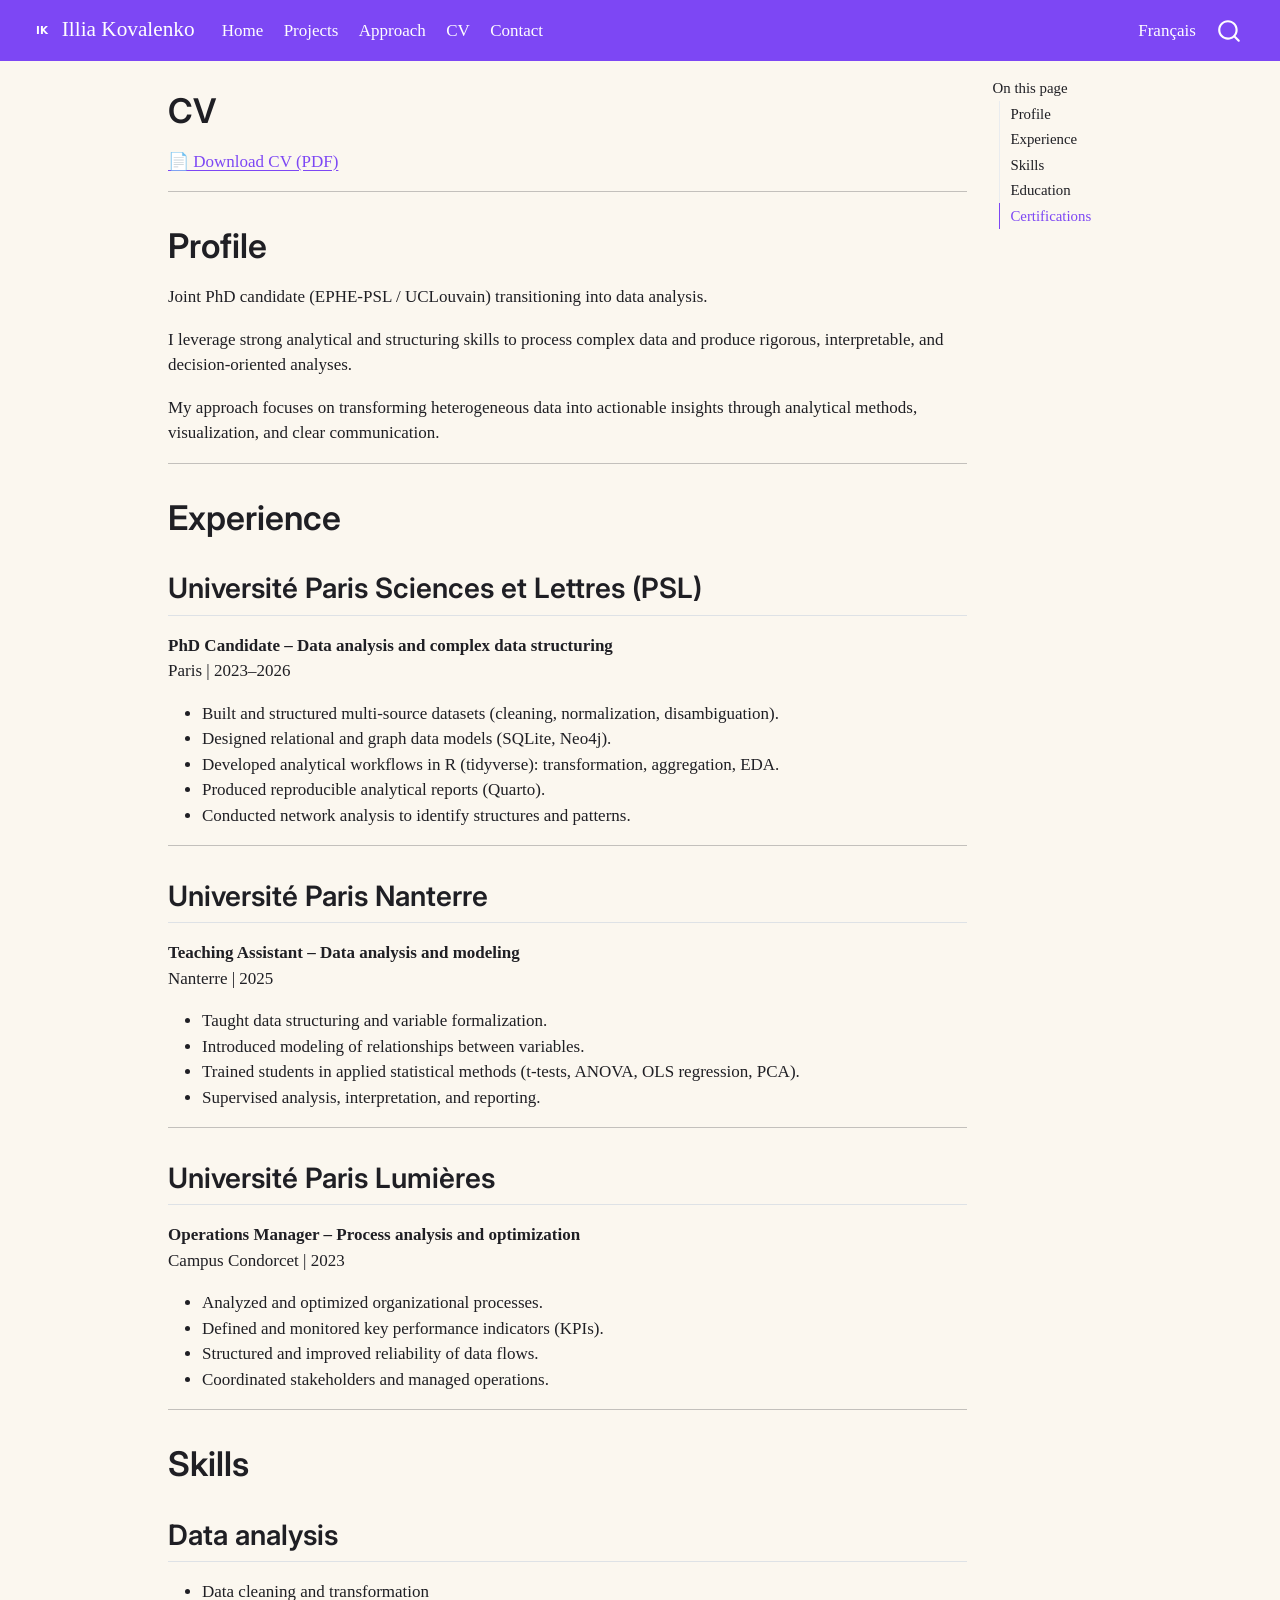
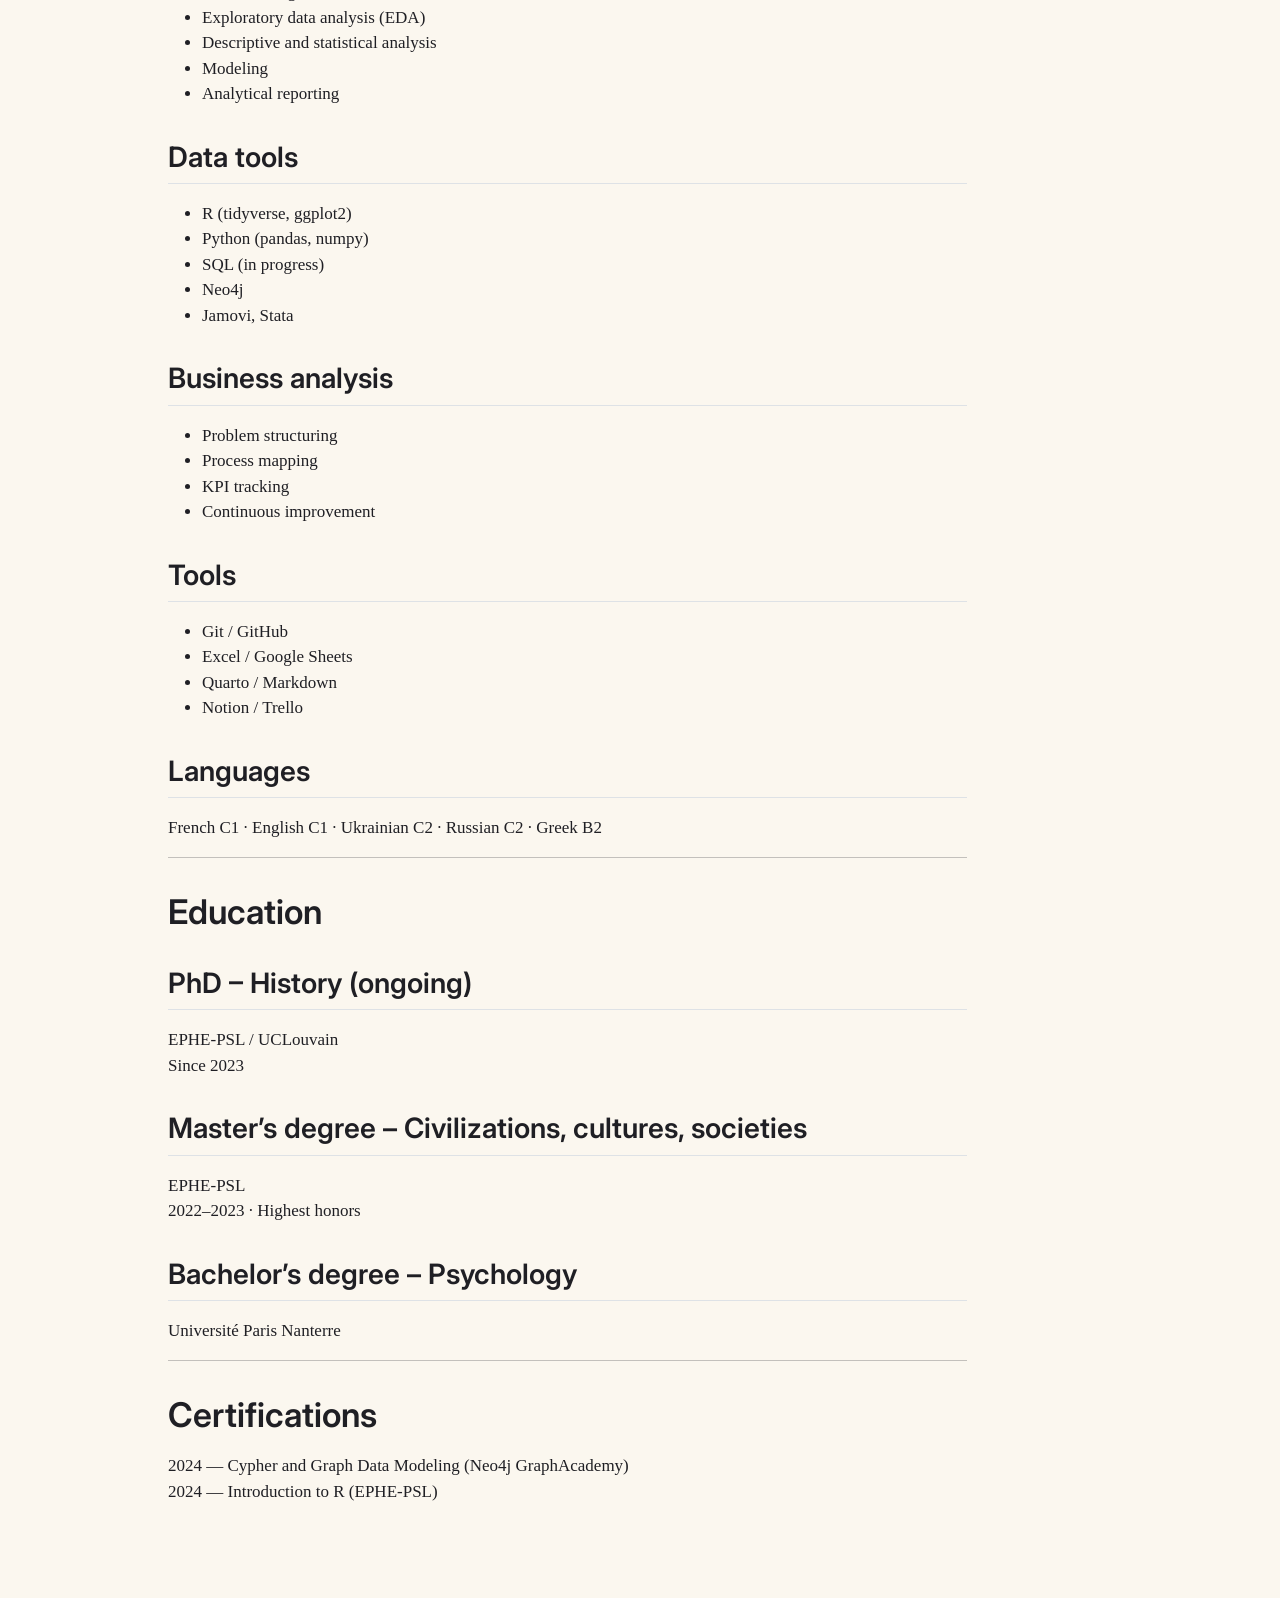
<file: docs/en/cv.html>
<!DOCTYPE html>
<html xmlns="http://www.w3.org/1999/xhtml" lang="en-GB" xml:lang="en-GB"><head>

<meta charset="utf-8">
<meta name="generator" content="quarto-1.8.27">

<meta name="viewport" content="width=device-width, initial-scale=1.0, user-scalable=yes">


<title>CV – Illia Kovalenko</title>
<style>
code{white-space: pre-wrap;}
span.smallcaps{font-variant: small-caps;}
div.columns{display: flex; gap: min(4vw, 1.5em);}
div.column{flex: auto; overflow-x: auto;}
div.hanging-indent{margin-left: 1.5em; text-indent: -1.5em;}
ul.task-list{list-style: none;}
ul.task-list li input[type="checkbox"] {
  width: 0.8em;
  margin: 0 0.8em 0.2em -1em; /* quarto-specific, see https://github.com/quarto-dev/quarto-cli/issues/4556 */ 
  vertical-align: middle;
}
</style>


<script src="../site_libs/quarto-nav/quarto-nav.js"></script>
<script src="../site_libs/quarto-nav/headroom.min.js"></script>
<script src="../site_libs/clipboard/clipboard.min.js"></script>
<script src="../site_libs/quarto-search/autocomplete.umd.js"></script>
<script src="../site_libs/quarto-search/fuse.min.js"></script>
<script src="../site_libs/quarto-search/quarto-search.js"></script>
<meta name="quarto:offset" content="../">
<link href="../images/favicon.ico" rel="icon">
<script src="../site_libs/quarto-html/quarto.js" type="module"></script>
<script src="../site_libs/quarto-html/tabsets/tabsets.js" type="module"></script>
<script src="../site_libs/quarto-html/axe/axe-check.js" type="module"></script>
<script src="../site_libs/quarto-html/popper.min.js"></script>
<script src="../site_libs/quarto-html/tippy.umd.min.js"></script>
<script src="../site_libs/quarto-html/anchor.min.js"></script>
<link href="../site_libs/quarto-html/tippy.css" rel="stylesheet">
<link href="../site_libs/quarto-html/quarto-syntax-highlighting-ed96de9b727972fe78a7b5d16c58bf87.css" rel="stylesheet" class="quarto-color-scheme" id="quarto-text-highlighting-styles">
<link href="../site_libs/quarto-html/quarto-syntax-highlighting-dark-4d9afe2b8d18ee9fa5d0d57b5ed4214d.css" rel="stylesheet" class="quarto-color-scheme quarto-color-alternate" id="quarto-text-highlighting-styles">
<link href="../site_libs/quarto-html/quarto-syntax-highlighting-ed96de9b727972fe78a7b5d16c58bf87.css" rel="stylesheet" class="quarto-color-scheme-extra" id="quarto-text-highlighting-styles">
<script src="../site_libs/bootstrap/bootstrap.min.js"></script>
<link href="../site_libs/bootstrap/bootstrap-icons.css" rel="stylesheet">
<link href="../site_libs/bootstrap/bootstrap-7cf6dd9b30dd1244900d342ab7296f0b.min.css" rel="stylesheet" append-hash="true" class="quarto-color-scheme" id="quarto-bootstrap" data-mode="light">
<link href="../site_libs/bootstrap/bootstrap-dark-e03fe961f342b3c7a8289c94da64632f.min.css" rel="stylesheet" append-hash="true" class="quarto-color-scheme quarto-color-alternate" id="quarto-bootstrap" data-mode="light">
<link href="../site_libs/bootstrap/bootstrap-7cf6dd9b30dd1244900d342ab7296f0b.min.css" rel="stylesheet" append-hash="true" class="quarto-color-scheme-extra" id="quarto-bootstrap" data-mode="light">
<script id="quarto-search-options" type="application/json">{
  "location": "navbar",
  "copy-button": false,
  "collapse-after": 3,
  "panel-placement": "end",
  "type": "overlay",
  "limit": 50,
  "keyboard-shortcut": [
    "f",
    "/",
    "s"
  ],
  "show-item-context": false,
  "language": {
    "search-no-results-text": "No results",
    "search-matching-documents-text": "matching documents",
    "search-copy-link-title": "Copy link to search",
    "search-hide-matches-text": "Hide additional matches",
    "search-more-match-text": "more match in this document",
    "search-more-matches-text": "more matches in this document",
    "search-clear-button-title": "Clear",
    "search-text-placeholder": "",
    "search-detached-cancel-button-title": "Cancel",
    "search-submit-button-title": "Submit",
    "search-label": "Search"
  }
}</script>
<script defer="" src="../js/lang-switch.js"></script>


<link rel="stylesheet" href="../styles.css">
</head>

<body class="nav-fixed quarto-light">

<div id="quarto-search-results"></div>
  <header id="quarto-header" class="headroom fixed-top">
    <nav class="navbar navbar-expand-lg " data-bs-theme="dark">
      <div class="navbar-container container-fluid">
      <div class="navbar-brand-container mx-auto">
    <a href="../index.html" class="navbar-brand navbar-brand-logo">
    <img src="../images/ik-monogram.svg" alt="" class="navbar-logo light-content">
    <img src="../images/ik-monogram.svg" alt="" class="navbar-logo dark-content">
    </a>
    <a class="navbar-brand" href="../index.html">
    <span class="navbar-title">Illia Kovalenko</span>
    </a>
  </div>
            <div id="quarto-search" class="" title="Search"></div>
          <button class="navbar-toggler" type="button" data-bs-toggle="collapse" data-bs-target="#navbarCollapse" aria-controls="navbarCollapse" role="menu" aria-expanded="false" aria-label="Toggle navigation" onclick="if (window.quartoToggleHeadroom) { window.quartoToggleHeadroom(); }">
  <span class="navbar-toggler-icon"></span>
</button>
          <div class="collapse navbar-collapse" id="navbarCollapse">
            <ul class="navbar-nav navbar-nav-scroll me-auto">
  <li class="nav-item">
    <a class="nav-link" href="../en/index.html"> 
<span class="menu-text">Home</span></a>
  </li>  
  <li class="nav-item">
    <a class="nav-link" href="../en/projects.html"> 
<span class="menu-text">Projects</span></a>
  </li>  
  <li class="nav-item">
    <a class="nav-link" href="../en/method.html"> 
<span class="menu-text">Approach</span></a>
  </li>  
  <li class="nav-item">
    <a class="nav-link active" href="../en/cv.html" aria-current="page"> 
<span class="menu-text">CV</span></a>
  </li>  
  <li class="nav-item">
    <a class="nav-link" href="../en/contact.html"> 
<span class="menu-text">Contact</span></a>
  </li>  
</ul>
            <ul class="navbar-nav navbar-nav-scroll ms-auto">
  <li class="nav-item">
    <a class="nav-link" href="../fr/"> 
<span class="menu-text">Français</span></a>
  </li>  
</ul>
          </div> <!-- /navcollapse -->
            <div class="quarto-navbar-tools">
</div>
      </div> <!-- /container-fluid -->
    </nav>
</header>
<!-- content -->
<div id="quarto-content" class="quarto-container page-columns page-rows-contents page-layout-article page-navbar">
<!-- sidebar -->
<!-- margin-sidebar -->
    <div id="quarto-margin-sidebar" class="sidebar margin-sidebar">
        <nav id="TOC" role="doc-toc" class="toc-active">
    <h2 id="toc-title">On this page</h2>
   
  <ul>
  <li><a href="#profile" id="toc-profile" class="nav-link active" data-scroll-target="#profile">Profile</a></li>
  <li><a href="#experience" id="toc-experience" class="nav-link" data-scroll-target="#experience">Experience</a>
  <ul class="collapse">
  <li><a href="#université-paris-sciences-et-lettres-psl" id="toc-université-paris-sciences-et-lettres-psl" class="nav-link" data-scroll-target="#université-paris-sciences-et-lettres-psl">Université Paris Sciences et Lettres (PSL)</a></li>
  <li><a href="#université-paris-nanterre" id="toc-université-paris-nanterre" class="nav-link" data-scroll-target="#université-paris-nanterre">Université Paris Nanterre</a></li>
  <li><a href="#université-paris-lumières" id="toc-université-paris-lumières" class="nav-link" data-scroll-target="#université-paris-lumières">Université Paris Lumières</a></li>
  </ul></li>
  <li><a href="#skills" id="toc-skills" class="nav-link" data-scroll-target="#skills">Skills</a>
  <ul class="collapse">
  <li><a href="#data-analysis" id="toc-data-analysis" class="nav-link" data-scroll-target="#data-analysis">Data analysis</a></li>
  <li><a href="#data-tools" id="toc-data-tools" class="nav-link" data-scroll-target="#data-tools">Data tools</a></li>
  <li><a href="#business-analysis" id="toc-business-analysis" class="nav-link" data-scroll-target="#business-analysis">Business analysis</a></li>
  <li><a href="#tools" id="toc-tools" class="nav-link" data-scroll-target="#tools">Tools</a></li>
  <li><a href="#languages" id="toc-languages" class="nav-link" data-scroll-target="#languages">Languages</a></li>
  </ul></li>
  <li><a href="#education" id="toc-education" class="nav-link" data-scroll-target="#education">Education</a>
  <ul class="collapse">
  <li><a href="#phd-history-ongoing" id="toc-phd-history-ongoing" class="nav-link" data-scroll-target="#phd-history-ongoing">PhD – History (ongoing)</a></li>
  <li><a href="#masters-degree-civilizations-cultures-societies" id="toc-masters-degree-civilizations-cultures-societies" class="nav-link" data-scroll-target="#masters-degree-civilizations-cultures-societies">Master’s degree – Civilizations, cultures, societies</a></li>
  <li><a href="#bachelors-degree-psychology" id="toc-bachelors-degree-psychology" class="nav-link" data-scroll-target="#bachelors-degree-psychology">Bachelor’s degree – Psychology</a></li>
  </ul></li>
  <li><a href="#certifications" id="toc-certifications" class="nav-link" data-scroll-target="#certifications">Certifications</a></li>
  </ul>
</nav>
    </div>
<!-- main -->
<main class="content" id="quarto-document-content">

<header id="title-block-header" class="quarto-title-block default">
<div class="quarto-title">
<h1 class="title">CV</h1>
</div>



<div class="quarto-title-meta">

    
  
    
  </div>
  


</header>


<p><a href="..\en/cv.pdf">📄 Download CV (PDF)</a></p>
<hr>
<section id="profile" class="level1">
<h1>Profile</h1>
<p>Joint PhD candidate (EPHE-PSL / UCLouvain) transitioning into data analysis.</p>
<p>I leverage strong analytical and structuring skills to process complex data and produce rigorous, interpretable, and decision-oriented analyses.</p>
<p>My approach focuses on transforming heterogeneous data into actionable insights through analytical methods, visualization, and clear communication.</p>
<hr>
</section>
<section id="experience" class="level1">
<h1>Experience</h1>
<section id="université-paris-sciences-et-lettres-psl" class="level2">
<h2 class="anchored" data-anchor-id="université-paris-sciences-et-lettres-psl">Université Paris Sciences et Lettres (PSL)</h2>
<p><strong>PhD Candidate – Data analysis and complex data structuring</strong><br>
Paris | 2023–2026</p>
<ul>
<li>Built and structured multi-source datasets (cleaning, normalization, disambiguation).</li>
<li>Designed relational and graph data models (SQLite, Neo4j).</li>
<li>Developed analytical workflows in R (tidyverse): transformation, aggregation, EDA.</li>
<li>Produced reproducible analytical reports (Quarto).</li>
<li>Conducted network analysis to identify structures and patterns.</li>
</ul>
<hr>
</section>
<section id="université-paris-nanterre" class="level2">
<h2 class="anchored" data-anchor-id="université-paris-nanterre">Université Paris Nanterre</h2>
<p><strong>Teaching Assistant – Data analysis and modeling</strong><br>
Nanterre | 2025</p>
<ul>
<li>Taught data structuring and variable formalization.</li>
<li>Introduced modeling of relationships between variables.</li>
<li>Trained students in applied statistical methods (t-tests, ANOVA, OLS regression, PCA).</li>
<li>Supervised analysis, interpretation, and reporting.</li>
</ul>
<hr>
</section>
<section id="université-paris-lumières" class="level2">
<h2 class="anchored" data-anchor-id="université-paris-lumières">Université Paris Lumières</h2>
<p><strong>Operations Manager – Process analysis and optimization</strong><br>
Campus Condorcet | 2023</p>
<ul>
<li>Analyzed and optimized organizational processes.</li>
<li>Defined and monitored key performance indicators (KPIs).</li>
<li>Structured and improved reliability of data flows.</li>
<li>Coordinated stakeholders and managed operations.</li>
</ul>
<hr>
</section>
</section>
<section id="skills" class="level1">
<h1>Skills</h1>
<section id="data-analysis" class="level2">
<h2 class="anchored" data-anchor-id="data-analysis">Data analysis</h2>
<ul>
<li>Data cleaning and transformation<br>
</li>
<li>Exploratory data analysis (EDA)<br>
</li>
<li>Descriptive and statistical analysis<br>
</li>
<li>Modeling<br>
</li>
<li>Analytical reporting</li>
</ul>
</section>
<section id="data-tools" class="level2">
<h2 class="anchored" data-anchor-id="data-tools">Data tools</h2>
<ul>
<li>R (tidyverse, ggplot2)<br>
</li>
<li>Python (pandas, numpy)<br>
</li>
<li>SQL (in progress)<br>
</li>
<li>Neo4j<br>
</li>
<li>Jamovi, Stata</li>
</ul>
</section>
<section id="business-analysis" class="level2">
<h2 class="anchored" data-anchor-id="business-analysis">Business analysis</h2>
<ul>
<li>Problem structuring<br>
</li>
<li>Process mapping<br>
</li>
<li>KPI tracking<br>
</li>
<li>Continuous improvement</li>
</ul>
</section>
<section id="tools" class="level2">
<h2 class="anchored" data-anchor-id="tools">Tools</h2>
<ul>
<li>Git / GitHub<br>
</li>
<li>Excel / Google Sheets<br>
</li>
<li>Quarto / Markdown<br>
</li>
<li>Notion / Trello</li>
</ul>
</section>
<section id="languages" class="level2">
<h2 class="anchored" data-anchor-id="languages">Languages</h2>
<p>French C1 · English C1 · Ukrainian C2 · Russian C2 · Greek B2</p>
<hr>
</section>
</section>
<section id="education" class="level1">
<h1>Education</h1>
<section id="phd-history-ongoing" class="level2">
<h2 class="anchored" data-anchor-id="phd-history-ongoing">PhD – History (ongoing)</h2>
<p>EPHE-PSL / UCLouvain<br>
Since 2023</p>
</section>
<section id="masters-degree-civilizations-cultures-societies" class="level2">
<h2 class="anchored" data-anchor-id="masters-degree-civilizations-cultures-societies">Master’s degree – Civilizations, cultures, societies</h2>
<p>EPHE-PSL<br>
2022–2023 · Highest honors</p>
</section>
<section id="bachelors-degree-psychology" class="level2">
<h2 class="anchored" data-anchor-id="bachelors-degree-psychology">Bachelor’s degree – Psychology</h2>
<p>Université Paris Nanterre</p>
<hr>
</section>
</section>
<section id="certifications" class="level1">
<h1>Certifications</h1>
<p>2024 — Cypher and Graph Data Modeling (Neo4j GraphAcademy)<br>
2024 — Introduction to R (EPHE-PSL)</p>


</section>

</main> <!-- /main -->
<script id="quarto-html-after-body" type="application/javascript">
  window.document.addEventListener("DOMContentLoaded", function (event) {
    const icon = "";
    const anchorJS = new window.AnchorJS();
    anchorJS.options = {
      placement: 'right',
      icon: icon
    };
    anchorJS.add('.anchored');
    const isCodeAnnotation = (el) => {
      for (const clz of el.classList) {
        if (clz.startsWith('code-annotation-')) {                     
          return true;
        }
      }
      return false;
    }
    const onCopySuccess = function(e) {
      // button target
      const button = e.trigger;
      // don't keep focus
      button.blur();
      // flash "checked"
      button.classList.add('code-copy-button-checked');
      var currentTitle = button.getAttribute("title");
      button.setAttribute("title", "Copied!");
      let tooltip;
      if (window.bootstrap) {
        button.setAttribute("data-bs-toggle", "tooltip");
        button.setAttribute("data-bs-placement", "left");
        button.setAttribute("data-bs-title", "Copied!");
        tooltip = new bootstrap.Tooltip(button, 
          { trigger: "manual", 
            customClass: "code-copy-button-tooltip",
            offset: [0, -8]});
        tooltip.show();    
      }
      setTimeout(function() {
        if (tooltip) {
          tooltip.hide();
          button.removeAttribute("data-bs-title");
          button.removeAttribute("data-bs-toggle");
          button.removeAttribute("data-bs-placement");
        }
        button.setAttribute("title", currentTitle);
        button.classList.remove('code-copy-button-checked');
      }, 1000);
      // clear code selection
      e.clearSelection();
    }
    const getTextToCopy = function(trigger) {
      const outerScaffold = trigger.parentElement.cloneNode(true);
      const codeEl = outerScaffold.querySelector('code');
      for (const childEl of codeEl.children) {
        if (isCodeAnnotation(childEl)) {
          childEl.remove();
        }
      }
      return codeEl.innerText;
    }
    const clipboard = new window.ClipboardJS('.code-copy-button:not([data-in-quarto-modal])', {
      text: getTextToCopy
    });
    clipboard.on('success', onCopySuccess);
    if (window.document.getElementById('quarto-embedded-source-code-modal')) {
      const clipboardModal = new window.ClipboardJS('.code-copy-button[data-in-quarto-modal]', {
        text: getTextToCopy,
        container: window.document.getElementById('quarto-embedded-source-code-modal')
      });
      clipboardModal.on('success', onCopySuccess);
    }
      var localhostRegex = new RegExp(/^(?:http|https):\/\/localhost\:?[0-9]*\//);
      var mailtoRegex = new RegExp(/^mailto:/);
        var filterRegex = new RegExp('/' + window.location.host + '/');
      var isInternal = (href) => {
          return filterRegex.test(href) || localhostRegex.test(href) || mailtoRegex.test(href);
      }
      // Inspect non-navigation links and adorn them if external
     var links = window.document.querySelectorAll('a[href]:not(.nav-link):not(.navbar-brand):not(.toc-action):not(.sidebar-link):not(.sidebar-item-toggle):not(.pagination-link):not(.no-external):not([aria-hidden]):not(.dropdown-item):not(.quarto-navigation-tool):not(.about-link)');
      for (var i=0; i<links.length; i++) {
        const link = links[i];
        if (!isInternal(link.href)) {
          // undo the damage that might have been done by quarto-nav.js in the case of
          // links that we want to consider external
          if (link.dataset.originalHref !== undefined) {
            link.href = link.dataset.originalHref;
          }
        }
      }
    function tippyHover(el, contentFn, onTriggerFn, onUntriggerFn) {
      const config = {
        allowHTML: true,
        maxWidth: 500,
        delay: 100,
        arrow: false,
        appendTo: function(el) {
            return el.parentElement;
        },
        interactive: true,
        interactiveBorder: 10,
        theme: 'quarto',
        placement: 'bottom-start',
      };
      if (contentFn) {
        config.content = contentFn;
      }
      if (onTriggerFn) {
        config.onTrigger = onTriggerFn;
      }
      if (onUntriggerFn) {
        config.onUntrigger = onUntriggerFn;
      }
      window.tippy(el, config); 
    }
    const noterefs = window.document.querySelectorAll('a[role="doc-noteref"]');
    for (var i=0; i<noterefs.length; i++) {
      const ref = noterefs[i];
      tippyHover(ref, function() {
        // use id or data attribute instead here
        let href = ref.getAttribute('data-footnote-href') || ref.getAttribute('href');
        try { href = new URL(href).hash; } catch {}
        const id = href.replace(/^#\/?/, "");
        const note = window.document.getElementById(id);
        if (note) {
          return note.innerHTML;
        } else {
          return "";
        }
      });
    }
    const xrefs = window.document.querySelectorAll('a.quarto-xref');
    const processXRef = (id, note) => {
      // Strip column container classes
      const stripColumnClz = (el) => {
        el.classList.remove("page-full", "page-columns");
        if (el.children) {
          for (const child of el.children) {
            stripColumnClz(child);
          }
        }
      }
      stripColumnClz(note)
      if (id === null || id.startsWith('sec-')) {
        // Special case sections, only their first couple elements
        const container = document.createElement("div");
        if (note.children && note.children.length > 2) {
          container.appendChild(note.children[0].cloneNode(true));
          for (let i = 1; i < note.children.length; i++) {
            const child = note.children[i];
            if (child.tagName === "P" && child.innerText === "") {
              continue;
            } else {
              container.appendChild(child.cloneNode(true));
              break;
            }
          }
          if (window.Quarto?.typesetMath) {
            window.Quarto.typesetMath(container);
          }
          return container.innerHTML
        } else {
          if (window.Quarto?.typesetMath) {
            window.Quarto.typesetMath(note);
          }
          return note.innerHTML;
        }
      } else {
        // Remove any anchor links if they are present
        const anchorLink = note.querySelector('a.anchorjs-link');
        if (anchorLink) {
          anchorLink.remove();
        }
        if (window.Quarto?.typesetMath) {
          window.Quarto.typesetMath(note);
        }
        if (note.classList.contains("callout")) {
          return note.outerHTML;
        } else {
          return note.innerHTML;
        }
      }
    }
    for (var i=0; i<xrefs.length; i++) {
      const xref = xrefs[i];
      tippyHover(xref, undefined, function(instance) {
        instance.disable();
        let url = xref.getAttribute('href');
        let hash = undefined; 
        if (url.startsWith('#')) {
          hash = url;
        } else {
          try { hash = new URL(url).hash; } catch {}
        }
        if (hash) {
          const id = hash.replace(/^#\/?/, "");
          const note = window.document.getElementById(id);
          if (note !== null) {
            try {
              const html = processXRef(id, note.cloneNode(true));
              instance.setContent(html);
            } finally {
              instance.enable();
              instance.show();
            }
          } else {
            // See if we can fetch this
            fetch(url.split('#')[0])
            .then(res => res.text())
            .then(html => {
              const parser = new DOMParser();
              const htmlDoc = parser.parseFromString(html, "text/html");
              const note = htmlDoc.getElementById(id);
              if (note !== null) {
                const html = processXRef(id, note);
                instance.setContent(html);
              } 
            }).finally(() => {
              instance.enable();
              instance.show();
            });
          }
        } else {
          // See if we can fetch a full url (with no hash to target)
          // This is a special case and we should probably do some content thinning / targeting
          fetch(url)
          .then(res => res.text())
          .then(html => {
            const parser = new DOMParser();
            const htmlDoc = parser.parseFromString(html, "text/html");
            const note = htmlDoc.querySelector('main.content');
            if (note !== null) {
              // This should only happen for chapter cross references
              // (since there is no id in the URL)
              // remove the first header
              if (note.children.length > 0 && note.children[0].tagName === "HEADER") {
                note.children[0].remove();
              }
              const html = processXRef(null, note);
              instance.setContent(html);
            } 
          }).finally(() => {
            instance.enable();
            instance.show();
          });
        }
      }, function(instance) {
      });
    }
        let selectedAnnoteEl;
        const selectorForAnnotation = ( cell, annotation) => {
          let cellAttr = 'data-code-cell="' + cell + '"';
          let lineAttr = 'data-code-annotation="' +  annotation + '"';
          const selector = 'span[' + cellAttr + '][' + lineAttr + ']';
          return selector;
        }
        const selectCodeLines = (annoteEl) => {
          const doc = window.document;
          const targetCell = annoteEl.getAttribute("data-target-cell");
          const targetAnnotation = annoteEl.getAttribute("data-target-annotation");
          const annoteSpan = window.document.querySelector(selectorForAnnotation(targetCell, targetAnnotation));
          const lines = annoteSpan.getAttribute("data-code-lines").split(",");
          const lineIds = lines.map((line) => {
            return targetCell + "-" + line;
          })
          let top = null;
          let height = null;
          let parent = null;
          if (lineIds.length > 0) {
              //compute the position of the single el (top and bottom and make a div)
              const el = window.document.getElementById(lineIds[0]);
              top = el.offsetTop;
              height = el.offsetHeight;
              parent = el.parentElement.parentElement;
            if (lineIds.length > 1) {
              const lastEl = window.document.getElementById(lineIds[lineIds.length - 1]);
              const bottom = lastEl.offsetTop + lastEl.offsetHeight;
              height = bottom - top;
            }
            if (top !== null && height !== null && parent !== null) {
              // cook up a div (if necessary) and position it 
              let div = window.document.getElementById("code-annotation-line-highlight");
              if (div === null) {
                div = window.document.createElement("div");
                div.setAttribute("id", "code-annotation-line-highlight");
                div.style.position = 'absolute';
                parent.appendChild(div);
              }
              div.style.top = top - 2 + "px";
              div.style.height = height + 4 + "px";
              div.style.left = 0;
              let gutterDiv = window.document.getElementById("code-annotation-line-highlight-gutter");
              if (gutterDiv === null) {
                gutterDiv = window.document.createElement("div");
                gutterDiv.setAttribute("id", "code-annotation-line-highlight-gutter");
                gutterDiv.style.position = 'absolute';
                const codeCell = window.document.getElementById(targetCell);
                const gutter = codeCell.querySelector('.code-annotation-gutter');
                gutter.appendChild(gutterDiv);
              }
              gutterDiv.style.top = top - 2 + "px";
              gutterDiv.style.height = height + 4 + "px";
            }
            selectedAnnoteEl = annoteEl;
          }
        };
        const unselectCodeLines = () => {
          const elementsIds = ["code-annotation-line-highlight", "code-annotation-line-highlight-gutter"];
          elementsIds.forEach((elId) => {
            const div = window.document.getElementById(elId);
            if (div) {
              div.remove();
            }
          });
          selectedAnnoteEl = undefined;
        };
          // Handle positioning of the toggle
      window.addEventListener(
        "resize",
        throttle(() => {
          elRect = undefined;
          if (selectedAnnoteEl) {
            selectCodeLines(selectedAnnoteEl);
          }
        }, 10)
      );
      function throttle(fn, ms) {
      let throttle = false;
      let timer;
        return (...args) => {
          if(!throttle) { // first call gets through
              fn.apply(this, args);
              throttle = true;
          } else { // all the others get throttled
              if(timer) clearTimeout(timer); // cancel #2
              timer = setTimeout(() => {
                fn.apply(this, args);
                timer = throttle = false;
              }, ms);
          }
        };
      }
        // Attach click handler to the DT
        const annoteDls = window.document.querySelectorAll('dt[data-target-cell]');
        for (const annoteDlNode of annoteDls) {
          annoteDlNode.addEventListener('click', (event) => {
            const clickedEl = event.target;
            if (clickedEl !== selectedAnnoteEl) {
              unselectCodeLines();
              const activeEl = window.document.querySelector('dt[data-target-cell].code-annotation-active');
              if (activeEl) {
                activeEl.classList.remove('code-annotation-active');
              }
              selectCodeLines(clickedEl);
              clickedEl.classList.add('code-annotation-active');
            } else {
              // Unselect the line
              unselectCodeLines();
              clickedEl.classList.remove('code-annotation-active');
            }
          });
        }
    const findCites = (el) => {
      const parentEl = el.parentElement;
      if (parentEl) {
        const cites = parentEl.dataset.cites;
        if (cites) {
          return {
            el,
            cites: cites.split(' ')
          };
        } else {
          return findCites(el.parentElement)
        }
      } else {
        return undefined;
      }
    };
    var bibliorefs = window.document.querySelectorAll('a[role="doc-biblioref"]');
    for (var i=0; i<bibliorefs.length; i++) {
      const ref = bibliorefs[i];
      const citeInfo = findCites(ref);
      if (citeInfo) {
        tippyHover(citeInfo.el, function() {
          var popup = window.document.createElement('div');
          citeInfo.cites.forEach(function(cite) {
            var citeDiv = window.document.createElement('div');
            citeDiv.classList.add('hanging-indent');
            citeDiv.classList.add('csl-entry');
            var biblioDiv = window.document.getElementById('ref-' + cite);
            if (biblioDiv) {
              citeDiv.innerHTML = biblioDiv.innerHTML;
            }
            popup.appendChild(citeDiv);
          });
          return popup.innerHTML;
        });
      }
    }
  });
  </script>
</div> <!-- /content -->




</body></html>
</file>
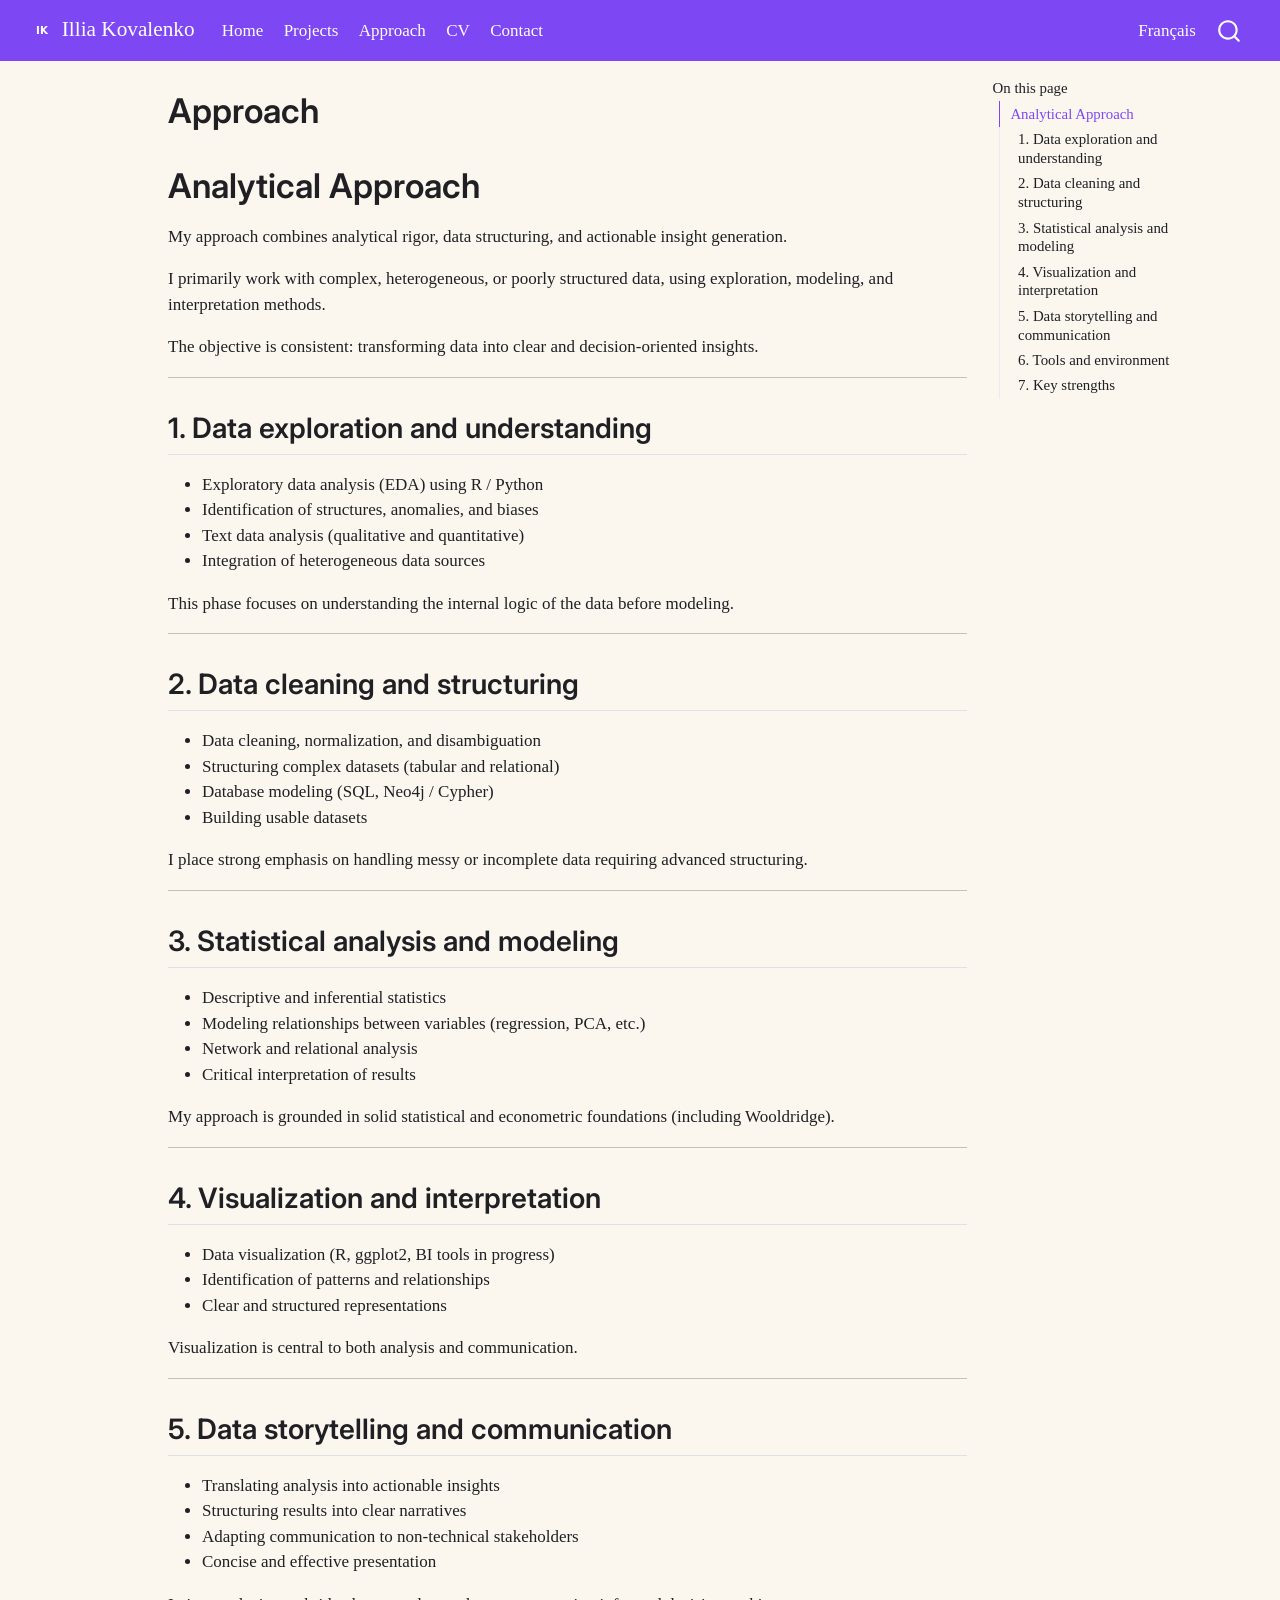
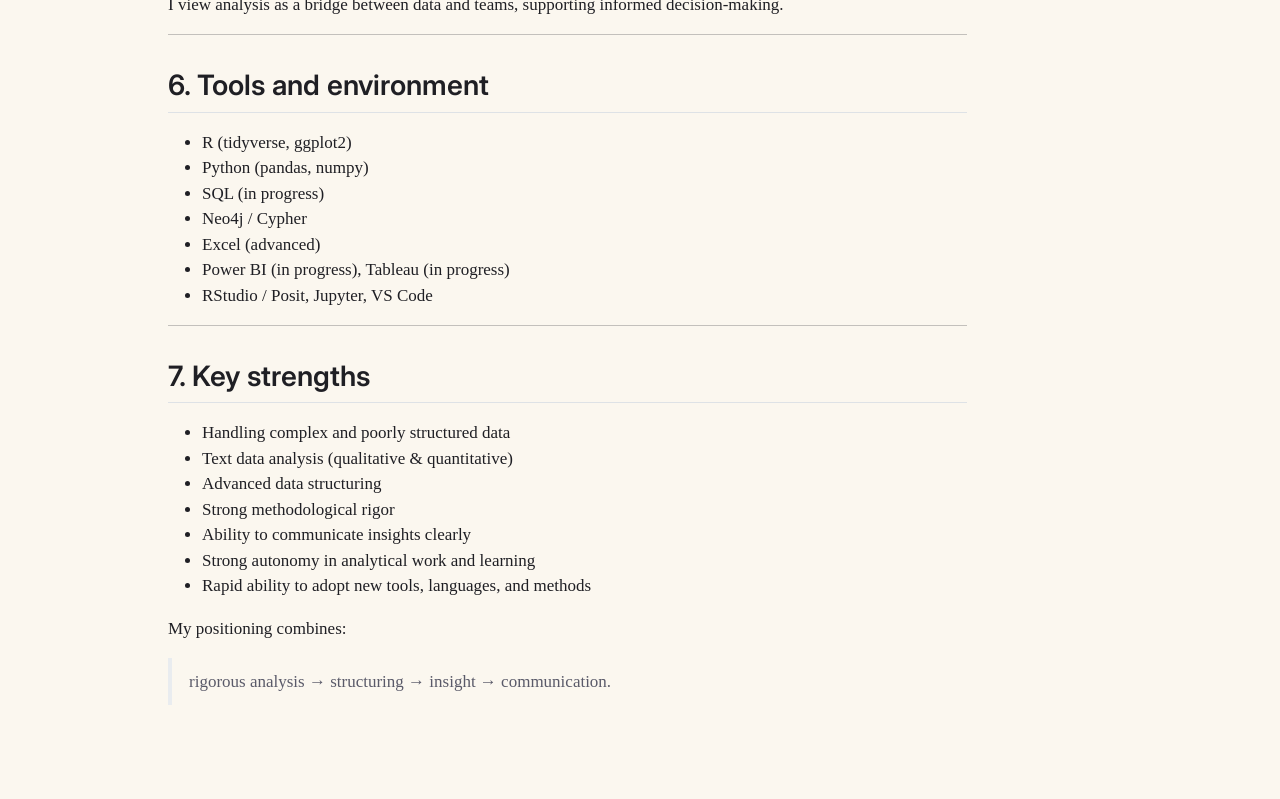
<file: docs/en/method.html>
<!DOCTYPE html>
<html xmlns="http://www.w3.org/1999/xhtml" lang="en-GB" xml:lang="en-GB"><head>

<meta charset="utf-8">
<meta name="generator" content="quarto-1.8.27">

<meta name="viewport" content="width=device-width, initial-scale=1.0, user-scalable=yes">


<title>Approach – Illia Kovalenko</title>
<style>
code{white-space: pre-wrap;}
span.smallcaps{font-variant: small-caps;}
div.columns{display: flex; gap: min(4vw, 1.5em);}
div.column{flex: auto; overflow-x: auto;}
div.hanging-indent{margin-left: 1.5em; text-indent: -1.5em;}
ul.task-list{list-style: none;}
ul.task-list li input[type="checkbox"] {
  width: 0.8em;
  margin: 0 0.8em 0.2em -1em; /* quarto-specific, see https://github.com/quarto-dev/quarto-cli/issues/4556 */ 
  vertical-align: middle;
}
</style>


<script src="../site_libs/quarto-nav/quarto-nav.js"></script>
<script src="../site_libs/quarto-nav/headroom.min.js"></script>
<script src="../site_libs/clipboard/clipboard.min.js"></script>
<script src="../site_libs/quarto-search/autocomplete.umd.js"></script>
<script src="../site_libs/quarto-search/fuse.min.js"></script>
<script src="../site_libs/quarto-search/quarto-search.js"></script>
<meta name="quarto:offset" content="../">
<link href="../images/favicon.ico" rel="icon">
<script src="../site_libs/quarto-html/quarto.js" type="module"></script>
<script src="../site_libs/quarto-html/tabsets/tabsets.js" type="module"></script>
<script src="../site_libs/quarto-html/axe/axe-check.js" type="module"></script>
<script src="../site_libs/quarto-html/popper.min.js"></script>
<script src="../site_libs/quarto-html/tippy.umd.min.js"></script>
<script src="../site_libs/quarto-html/anchor.min.js"></script>
<link href="../site_libs/quarto-html/tippy.css" rel="stylesheet">
<link href="../site_libs/quarto-html/quarto-syntax-highlighting-ed96de9b727972fe78a7b5d16c58bf87.css" rel="stylesheet" class="quarto-color-scheme" id="quarto-text-highlighting-styles">
<link href="../site_libs/quarto-html/quarto-syntax-highlighting-dark-4d9afe2b8d18ee9fa5d0d57b5ed4214d.css" rel="stylesheet" class="quarto-color-scheme quarto-color-alternate" id="quarto-text-highlighting-styles">
<link href="../site_libs/quarto-html/quarto-syntax-highlighting-ed96de9b727972fe78a7b5d16c58bf87.css" rel="stylesheet" class="quarto-color-scheme-extra" id="quarto-text-highlighting-styles">
<script src="../site_libs/bootstrap/bootstrap.min.js"></script>
<link href="../site_libs/bootstrap/bootstrap-icons.css" rel="stylesheet">
<link href="../site_libs/bootstrap/bootstrap-7cf6dd9b30dd1244900d342ab7296f0b.min.css" rel="stylesheet" append-hash="true" class="quarto-color-scheme" id="quarto-bootstrap" data-mode="light">
<link href="../site_libs/bootstrap/bootstrap-dark-e03fe961f342b3c7a8289c94da64632f.min.css" rel="stylesheet" append-hash="true" class="quarto-color-scheme quarto-color-alternate" id="quarto-bootstrap" data-mode="light">
<link href="../site_libs/bootstrap/bootstrap-7cf6dd9b30dd1244900d342ab7296f0b.min.css" rel="stylesheet" append-hash="true" class="quarto-color-scheme-extra" id="quarto-bootstrap" data-mode="light">
<script id="quarto-search-options" type="application/json">{
  "location": "navbar",
  "copy-button": false,
  "collapse-after": 3,
  "panel-placement": "end",
  "type": "overlay",
  "limit": 50,
  "keyboard-shortcut": [
    "f",
    "/",
    "s"
  ],
  "show-item-context": false,
  "language": {
    "search-no-results-text": "No results",
    "search-matching-documents-text": "matching documents",
    "search-copy-link-title": "Copy link to search",
    "search-hide-matches-text": "Hide additional matches",
    "search-more-match-text": "more match in this document",
    "search-more-matches-text": "more matches in this document",
    "search-clear-button-title": "Clear",
    "search-text-placeholder": "",
    "search-detached-cancel-button-title": "Cancel",
    "search-submit-button-title": "Submit",
    "search-label": "Search"
  }
}</script>
<script defer="" src="../js/lang-switch.js"></script>


<link rel="stylesheet" href="../styles.css">
</head>

<body class="nav-fixed quarto-light">

<div id="quarto-search-results"></div>
  <header id="quarto-header" class="headroom fixed-top">
    <nav class="navbar navbar-expand-lg " data-bs-theme="dark">
      <div class="navbar-container container-fluid">
      <div class="navbar-brand-container mx-auto">
    <a href="../index.html" class="navbar-brand navbar-brand-logo">
    <img src="../images/ik-monogram.svg" alt="" class="navbar-logo light-content">
    <img src="../images/ik-monogram.svg" alt="" class="navbar-logo dark-content">
    </a>
    <a class="navbar-brand" href="../index.html">
    <span class="navbar-title">Illia Kovalenko</span>
    </a>
  </div>
            <div id="quarto-search" class="" title="Search"></div>
          <button class="navbar-toggler" type="button" data-bs-toggle="collapse" data-bs-target="#navbarCollapse" aria-controls="navbarCollapse" role="menu" aria-expanded="false" aria-label="Toggle navigation" onclick="if (window.quartoToggleHeadroom) { window.quartoToggleHeadroom(); }">
  <span class="navbar-toggler-icon"></span>
</button>
          <div class="collapse navbar-collapse" id="navbarCollapse">
            <ul class="navbar-nav navbar-nav-scroll me-auto">
  <li class="nav-item">
    <a class="nav-link" href="../en/index.html"> 
<span class="menu-text">Home</span></a>
  </li>  
  <li class="nav-item">
    <a class="nav-link" href="../en/projects.html"> 
<span class="menu-text">Projects</span></a>
  </li>  
  <li class="nav-item">
    <a class="nav-link active" href="../en/method.html" aria-current="page"> 
<span class="menu-text">Approach</span></a>
  </li>  
  <li class="nav-item">
    <a class="nav-link" href="../en/cv.html"> 
<span class="menu-text">CV</span></a>
  </li>  
  <li class="nav-item">
    <a class="nav-link" href="../en/contact.html"> 
<span class="menu-text">Contact</span></a>
  </li>  
</ul>
            <ul class="navbar-nav navbar-nav-scroll ms-auto">
  <li class="nav-item">
    <a class="nav-link" href="../fr/"> 
<span class="menu-text">Français</span></a>
  </li>  
</ul>
          </div> <!-- /navcollapse -->
            <div class="quarto-navbar-tools">
</div>
      </div> <!-- /container-fluid -->
    </nav>
</header>
<!-- content -->
<div id="quarto-content" class="quarto-container page-columns page-rows-contents page-layout-article page-navbar">
<!-- sidebar -->
<!-- margin-sidebar -->
    <div id="quarto-margin-sidebar" class="sidebar margin-sidebar">
        <nav id="TOC" role="doc-toc" class="toc-active">
    <h2 id="toc-title">On this page</h2>
   
  <ul>
  <li><a href="#analytical-approach" id="toc-analytical-approach" class="nav-link active" data-scroll-target="#analytical-approach">Analytical Approach</a>
  <ul class="collapse">
  <li><a href="#data-exploration-and-understanding" id="toc-data-exploration-and-understanding" class="nav-link" data-scroll-target="#data-exploration-and-understanding">1. Data exploration and understanding</a></li>
  <li><a href="#data-cleaning-and-structuring" id="toc-data-cleaning-and-structuring" class="nav-link" data-scroll-target="#data-cleaning-and-structuring">2. Data cleaning and structuring</a></li>
  <li><a href="#statistical-analysis-and-modeling" id="toc-statistical-analysis-and-modeling" class="nav-link" data-scroll-target="#statistical-analysis-and-modeling">3. Statistical analysis and modeling</a></li>
  <li><a href="#visualization-and-interpretation" id="toc-visualization-and-interpretation" class="nav-link" data-scroll-target="#visualization-and-interpretation">4. Visualization and interpretation</a></li>
  <li><a href="#data-storytelling-and-communication" id="toc-data-storytelling-and-communication" class="nav-link" data-scroll-target="#data-storytelling-and-communication">5. Data storytelling and communication</a></li>
  <li><a href="#tools-and-environment" id="toc-tools-and-environment" class="nav-link" data-scroll-target="#tools-and-environment">6. Tools and environment</a></li>
  <li><a href="#key-strengths" id="toc-key-strengths" class="nav-link" data-scroll-target="#key-strengths">7. Key strengths</a></li>
  </ul></li>
  </ul>
</nav>
    </div>
<!-- main -->
<main class="content" id="quarto-document-content">

<header id="title-block-header" class="quarto-title-block default">
<div class="quarto-title">
<h1 class="title">Approach</h1>
</div>



<div class="quarto-title-meta">

    
  
    
  </div>
  


</header>


<section id="analytical-approach" class="level1">
<h1>Analytical Approach</h1>
<p>My approach combines analytical rigor, data structuring, and actionable insight generation.</p>
<p>I primarily work with complex, heterogeneous, or poorly structured data, using exploration, modeling, and interpretation methods.</p>
<p>The objective is consistent: transforming data into clear and decision-oriented insights.</p>
<hr>
<section id="data-exploration-and-understanding" class="level2">
<h2 class="anchored" data-anchor-id="data-exploration-and-understanding">1. Data exploration and understanding</h2>
<ul>
<li>Exploratory data analysis (EDA) using R / Python<br>
</li>
<li>Identification of structures, anomalies, and biases<br>
</li>
<li>Text data analysis (qualitative and quantitative)<br>
</li>
<li>Integration of heterogeneous data sources</li>
</ul>
<p>This phase focuses on understanding the internal logic of the data before modeling.</p>
<hr>
</section>
<section id="data-cleaning-and-structuring" class="level2">
<h2 class="anchored" data-anchor-id="data-cleaning-and-structuring">2. Data cleaning and structuring</h2>
<ul>
<li>Data cleaning, normalization, and disambiguation<br>
</li>
<li>Structuring complex datasets (tabular and relational)<br>
</li>
<li>Database modeling (SQL, Neo4j / Cypher)<br>
</li>
<li>Building usable datasets</li>
</ul>
<p>I place strong emphasis on handling messy or incomplete data requiring advanced structuring.</p>
<hr>
</section>
<section id="statistical-analysis-and-modeling" class="level2">
<h2 class="anchored" data-anchor-id="statistical-analysis-and-modeling">3. Statistical analysis and modeling</h2>
<ul>
<li>Descriptive and inferential statistics<br>
</li>
<li>Modeling relationships between variables (regression, PCA, etc.)<br>
</li>
<li>Network and relational analysis<br>
</li>
<li>Critical interpretation of results</li>
</ul>
<p>My approach is grounded in solid statistical and econometric foundations (including Wooldridge).</p>
<hr>
</section>
<section id="visualization-and-interpretation" class="level2">
<h2 class="anchored" data-anchor-id="visualization-and-interpretation">4. Visualization and interpretation</h2>
<ul>
<li>Data visualization (R, ggplot2, BI tools in progress)<br>
</li>
<li>Identification of patterns and relationships<br>
</li>
<li>Clear and structured representations</li>
</ul>
<p>Visualization is central to both analysis and communication.</p>
<hr>
</section>
<section id="data-storytelling-and-communication" class="level2">
<h2 class="anchored" data-anchor-id="data-storytelling-and-communication">5. Data storytelling and communication</h2>
<ul>
<li>Translating analysis into actionable insights<br>
</li>
<li>Structuring results into clear narratives<br>
</li>
<li>Adapting communication to non-technical stakeholders<br>
</li>
<li>Concise and effective presentation</li>
</ul>
<p>I view analysis as a bridge between data and teams, supporting informed decision-making.</p>
<hr>
</section>
<section id="tools-and-environment" class="level2">
<h2 class="anchored" data-anchor-id="tools-and-environment">6. Tools and environment</h2>
<ul>
<li>R (tidyverse, ggplot2)<br>
</li>
<li>Python (pandas, numpy)<br>
</li>
<li>SQL (in progress)<br>
</li>
<li>Neo4j / Cypher<br>
</li>
<li>Excel (advanced)<br>
</li>
<li>Power BI (in progress), Tableau (in progress)<br>
</li>
<li>RStudio / Posit, Jupyter, VS Code</li>
</ul>
<hr>
</section>
<section id="key-strengths" class="level2">
<h2 class="anchored" data-anchor-id="key-strengths">7. Key strengths</h2>
<ul>
<li>Handling complex and poorly structured data<br>
</li>
<li>Text data analysis (qualitative &amp; quantitative)<br>
</li>
<li>Advanced data structuring<br>
</li>
<li>Strong methodological rigor<br>
</li>
<li>Ability to communicate insights clearly<br>
</li>
<li>Strong autonomy in analytical work and learning<br>
</li>
<li>Rapid ability to adopt new tools, languages, and methods</li>
</ul>
<p>My positioning combines:</p>
<blockquote class="blockquote">
<p>rigorous analysis → structuring → insight → communication.</p>
</blockquote>


</section>
</section>

</main> <!-- /main -->
<script id="quarto-html-after-body" type="application/javascript">
  window.document.addEventListener("DOMContentLoaded", function (event) {
    const icon = "";
    const anchorJS = new window.AnchorJS();
    anchorJS.options = {
      placement: 'right',
      icon: icon
    };
    anchorJS.add('.anchored');
    const isCodeAnnotation = (el) => {
      for (const clz of el.classList) {
        if (clz.startsWith('code-annotation-')) {                     
          return true;
        }
      }
      return false;
    }
    const onCopySuccess = function(e) {
      // button target
      const button = e.trigger;
      // don't keep focus
      button.blur();
      // flash "checked"
      button.classList.add('code-copy-button-checked');
      var currentTitle = button.getAttribute("title");
      button.setAttribute("title", "Copied!");
      let tooltip;
      if (window.bootstrap) {
        button.setAttribute("data-bs-toggle", "tooltip");
        button.setAttribute("data-bs-placement", "left");
        button.setAttribute("data-bs-title", "Copied!");
        tooltip = new bootstrap.Tooltip(button, 
          { trigger: "manual", 
            customClass: "code-copy-button-tooltip",
            offset: [0, -8]});
        tooltip.show();    
      }
      setTimeout(function() {
        if (tooltip) {
          tooltip.hide();
          button.removeAttribute("data-bs-title");
          button.removeAttribute("data-bs-toggle");
          button.removeAttribute("data-bs-placement");
        }
        button.setAttribute("title", currentTitle);
        button.classList.remove('code-copy-button-checked');
      }, 1000);
      // clear code selection
      e.clearSelection();
    }
    const getTextToCopy = function(trigger) {
      const outerScaffold = trigger.parentElement.cloneNode(true);
      const codeEl = outerScaffold.querySelector('code');
      for (const childEl of codeEl.children) {
        if (isCodeAnnotation(childEl)) {
          childEl.remove();
        }
      }
      return codeEl.innerText;
    }
    const clipboard = new window.ClipboardJS('.code-copy-button:not([data-in-quarto-modal])', {
      text: getTextToCopy
    });
    clipboard.on('success', onCopySuccess);
    if (window.document.getElementById('quarto-embedded-source-code-modal')) {
      const clipboardModal = new window.ClipboardJS('.code-copy-button[data-in-quarto-modal]', {
        text: getTextToCopy,
        container: window.document.getElementById('quarto-embedded-source-code-modal')
      });
      clipboardModal.on('success', onCopySuccess);
    }
      var localhostRegex = new RegExp(/^(?:http|https):\/\/localhost\:?[0-9]*\//);
      var mailtoRegex = new RegExp(/^mailto:/);
        var filterRegex = new RegExp('/' + window.location.host + '/');
      var isInternal = (href) => {
          return filterRegex.test(href) || localhostRegex.test(href) || mailtoRegex.test(href);
      }
      // Inspect non-navigation links and adorn them if external
     var links = window.document.querySelectorAll('a[href]:not(.nav-link):not(.navbar-brand):not(.toc-action):not(.sidebar-link):not(.sidebar-item-toggle):not(.pagination-link):not(.no-external):not([aria-hidden]):not(.dropdown-item):not(.quarto-navigation-tool):not(.about-link)');
      for (var i=0; i<links.length; i++) {
        const link = links[i];
        if (!isInternal(link.href)) {
          // undo the damage that might have been done by quarto-nav.js in the case of
          // links that we want to consider external
          if (link.dataset.originalHref !== undefined) {
            link.href = link.dataset.originalHref;
          }
        }
      }
    function tippyHover(el, contentFn, onTriggerFn, onUntriggerFn) {
      const config = {
        allowHTML: true,
        maxWidth: 500,
        delay: 100,
        arrow: false,
        appendTo: function(el) {
            return el.parentElement;
        },
        interactive: true,
        interactiveBorder: 10,
        theme: 'quarto',
        placement: 'bottom-start',
      };
      if (contentFn) {
        config.content = contentFn;
      }
      if (onTriggerFn) {
        config.onTrigger = onTriggerFn;
      }
      if (onUntriggerFn) {
        config.onUntrigger = onUntriggerFn;
      }
      window.tippy(el, config); 
    }
    const noterefs = window.document.querySelectorAll('a[role="doc-noteref"]');
    for (var i=0; i<noterefs.length; i++) {
      const ref = noterefs[i];
      tippyHover(ref, function() {
        // use id or data attribute instead here
        let href = ref.getAttribute('data-footnote-href') || ref.getAttribute('href');
        try { href = new URL(href).hash; } catch {}
        const id = href.replace(/^#\/?/, "");
        const note = window.document.getElementById(id);
        if (note) {
          return note.innerHTML;
        } else {
          return "";
        }
      });
    }
    const xrefs = window.document.querySelectorAll('a.quarto-xref');
    const processXRef = (id, note) => {
      // Strip column container classes
      const stripColumnClz = (el) => {
        el.classList.remove("page-full", "page-columns");
        if (el.children) {
          for (const child of el.children) {
            stripColumnClz(child);
          }
        }
      }
      stripColumnClz(note)
      if (id === null || id.startsWith('sec-')) {
        // Special case sections, only their first couple elements
        const container = document.createElement("div");
        if (note.children && note.children.length > 2) {
          container.appendChild(note.children[0].cloneNode(true));
          for (let i = 1; i < note.children.length; i++) {
            const child = note.children[i];
            if (child.tagName === "P" && child.innerText === "") {
              continue;
            } else {
              container.appendChild(child.cloneNode(true));
              break;
            }
          }
          if (window.Quarto?.typesetMath) {
            window.Quarto.typesetMath(container);
          }
          return container.innerHTML
        } else {
          if (window.Quarto?.typesetMath) {
            window.Quarto.typesetMath(note);
          }
          return note.innerHTML;
        }
      } else {
        // Remove any anchor links if they are present
        const anchorLink = note.querySelector('a.anchorjs-link');
        if (anchorLink) {
          anchorLink.remove();
        }
        if (window.Quarto?.typesetMath) {
          window.Quarto.typesetMath(note);
        }
        if (note.classList.contains("callout")) {
          return note.outerHTML;
        } else {
          return note.innerHTML;
        }
      }
    }
    for (var i=0; i<xrefs.length; i++) {
      const xref = xrefs[i];
      tippyHover(xref, undefined, function(instance) {
        instance.disable();
        let url = xref.getAttribute('href');
        let hash = undefined; 
        if (url.startsWith('#')) {
          hash = url;
        } else {
          try { hash = new URL(url).hash; } catch {}
        }
        if (hash) {
          const id = hash.replace(/^#\/?/, "");
          const note = window.document.getElementById(id);
          if (note !== null) {
            try {
              const html = processXRef(id, note.cloneNode(true));
              instance.setContent(html);
            } finally {
              instance.enable();
              instance.show();
            }
          } else {
            // See if we can fetch this
            fetch(url.split('#')[0])
            .then(res => res.text())
            .then(html => {
              const parser = new DOMParser();
              const htmlDoc = parser.parseFromString(html, "text/html");
              const note = htmlDoc.getElementById(id);
              if (note !== null) {
                const html = processXRef(id, note);
                instance.setContent(html);
              } 
            }).finally(() => {
              instance.enable();
              instance.show();
            });
          }
        } else {
          // See if we can fetch a full url (with no hash to target)
          // This is a special case and we should probably do some content thinning / targeting
          fetch(url)
          .then(res => res.text())
          .then(html => {
            const parser = new DOMParser();
            const htmlDoc = parser.parseFromString(html, "text/html");
            const note = htmlDoc.querySelector('main.content');
            if (note !== null) {
              // This should only happen for chapter cross references
              // (since there is no id in the URL)
              // remove the first header
              if (note.children.length > 0 && note.children[0].tagName === "HEADER") {
                note.children[0].remove();
              }
              const html = processXRef(null, note);
              instance.setContent(html);
            } 
          }).finally(() => {
            instance.enable();
            instance.show();
          });
        }
      }, function(instance) {
      });
    }
        let selectedAnnoteEl;
        const selectorForAnnotation = ( cell, annotation) => {
          let cellAttr = 'data-code-cell="' + cell + '"';
          let lineAttr = 'data-code-annotation="' +  annotation + '"';
          const selector = 'span[' + cellAttr + '][' + lineAttr + ']';
          return selector;
        }
        const selectCodeLines = (annoteEl) => {
          const doc = window.document;
          const targetCell = annoteEl.getAttribute("data-target-cell");
          const targetAnnotation = annoteEl.getAttribute("data-target-annotation");
          const annoteSpan = window.document.querySelector(selectorForAnnotation(targetCell, targetAnnotation));
          const lines = annoteSpan.getAttribute("data-code-lines").split(",");
          const lineIds = lines.map((line) => {
            return targetCell + "-" + line;
          })
          let top = null;
          let height = null;
          let parent = null;
          if (lineIds.length > 0) {
              //compute the position of the single el (top and bottom and make a div)
              const el = window.document.getElementById(lineIds[0]);
              top = el.offsetTop;
              height = el.offsetHeight;
              parent = el.parentElement.parentElement;
            if (lineIds.length > 1) {
              const lastEl = window.document.getElementById(lineIds[lineIds.length - 1]);
              const bottom = lastEl.offsetTop + lastEl.offsetHeight;
              height = bottom - top;
            }
            if (top !== null && height !== null && parent !== null) {
              // cook up a div (if necessary) and position it 
              let div = window.document.getElementById("code-annotation-line-highlight");
              if (div === null) {
                div = window.document.createElement("div");
                div.setAttribute("id", "code-annotation-line-highlight");
                div.style.position = 'absolute';
                parent.appendChild(div);
              }
              div.style.top = top - 2 + "px";
              div.style.height = height + 4 + "px";
              div.style.left = 0;
              let gutterDiv = window.document.getElementById("code-annotation-line-highlight-gutter");
              if (gutterDiv === null) {
                gutterDiv = window.document.createElement("div");
                gutterDiv.setAttribute("id", "code-annotation-line-highlight-gutter");
                gutterDiv.style.position = 'absolute';
                const codeCell = window.document.getElementById(targetCell);
                const gutter = codeCell.querySelector('.code-annotation-gutter');
                gutter.appendChild(gutterDiv);
              }
              gutterDiv.style.top = top - 2 + "px";
              gutterDiv.style.height = height + 4 + "px";
            }
            selectedAnnoteEl = annoteEl;
          }
        };
        const unselectCodeLines = () => {
          const elementsIds = ["code-annotation-line-highlight", "code-annotation-line-highlight-gutter"];
          elementsIds.forEach((elId) => {
            const div = window.document.getElementById(elId);
            if (div) {
              div.remove();
            }
          });
          selectedAnnoteEl = undefined;
        };
          // Handle positioning of the toggle
      window.addEventListener(
        "resize",
        throttle(() => {
          elRect = undefined;
          if (selectedAnnoteEl) {
            selectCodeLines(selectedAnnoteEl);
          }
        }, 10)
      );
      function throttle(fn, ms) {
      let throttle = false;
      let timer;
        return (...args) => {
          if(!throttle) { // first call gets through
              fn.apply(this, args);
              throttle = true;
          } else { // all the others get throttled
              if(timer) clearTimeout(timer); // cancel #2
              timer = setTimeout(() => {
                fn.apply(this, args);
                timer = throttle = false;
              }, ms);
          }
        };
      }
        // Attach click handler to the DT
        const annoteDls = window.document.querySelectorAll('dt[data-target-cell]');
        for (const annoteDlNode of annoteDls) {
          annoteDlNode.addEventListener('click', (event) => {
            const clickedEl = event.target;
            if (clickedEl !== selectedAnnoteEl) {
              unselectCodeLines();
              const activeEl = window.document.querySelector('dt[data-target-cell].code-annotation-active');
              if (activeEl) {
                activeEl.classList.remove('code-annotation-active');
              }
              selectCodeLines(clickedEl);
              clickedEl.classList.add('code-annotation-active');
            } else {
              // Unselect the line
              unselectCodeLines();
              clickedEl.classList.remove('code-annotation-active');
            }
          });
        }
    const findCites = (el) => {
      const parentEl = el.parentElement;
      if (parentEl) {
        const cites = parentEl.dataset.cites;
        if (cites) {
          return {
            el,
            cites: cites.split(' ')
          };
        } else {
          return findCites(el.parentElement)
        }
      } else {
        return undefined;
      }
    };
    var bibliorefs = window.document.querySelectorAll('a[role="doc-biblioref"]');
    for (var i=0; i<bibliorefs.length; i++) {
      const ref = bibliorefs[i];
      const citeInfo = findCites(ref);
      if (citeInfo) {
        tippyHover(citeInfo.el, function() {
          var popup = window.document.createElement('div');
          citeInfo.cites.forEach(function(cite) {
            var citeDiv = window.document.createElement('div');
            citeDiv.classList.add('hanging-indent');
            citeDiv.classList.add('csl-entry');
            var biblioDiv = window.document.getElementById('ref-' + cite);
            if (biblioDiv) {
              citeDiv.innerHTML = biblioDiv.innerHTML;
            }
            popup.appendChild(citeDiv);
          });
          return popup.innerHTML;
        });
      }
    }
  });
  </script>
</div> <!-- /content -->




</body></html>
</file>
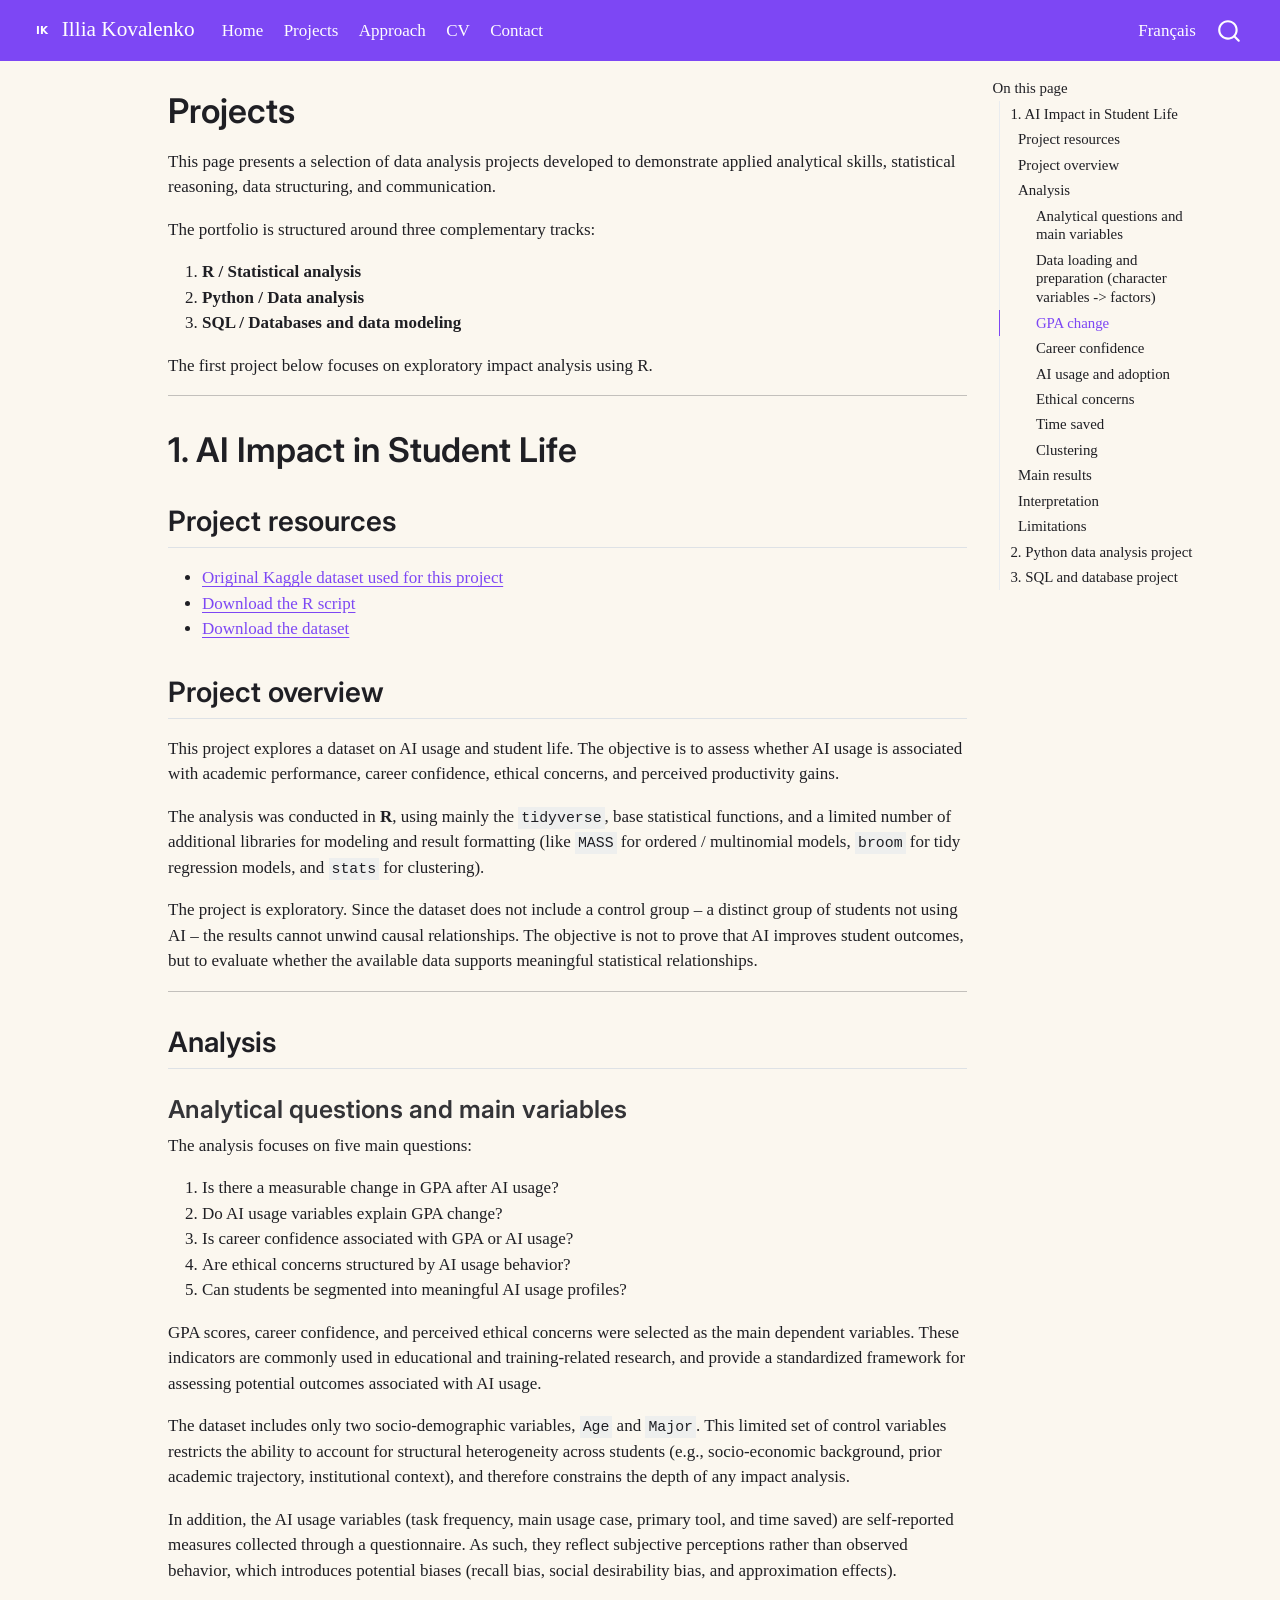
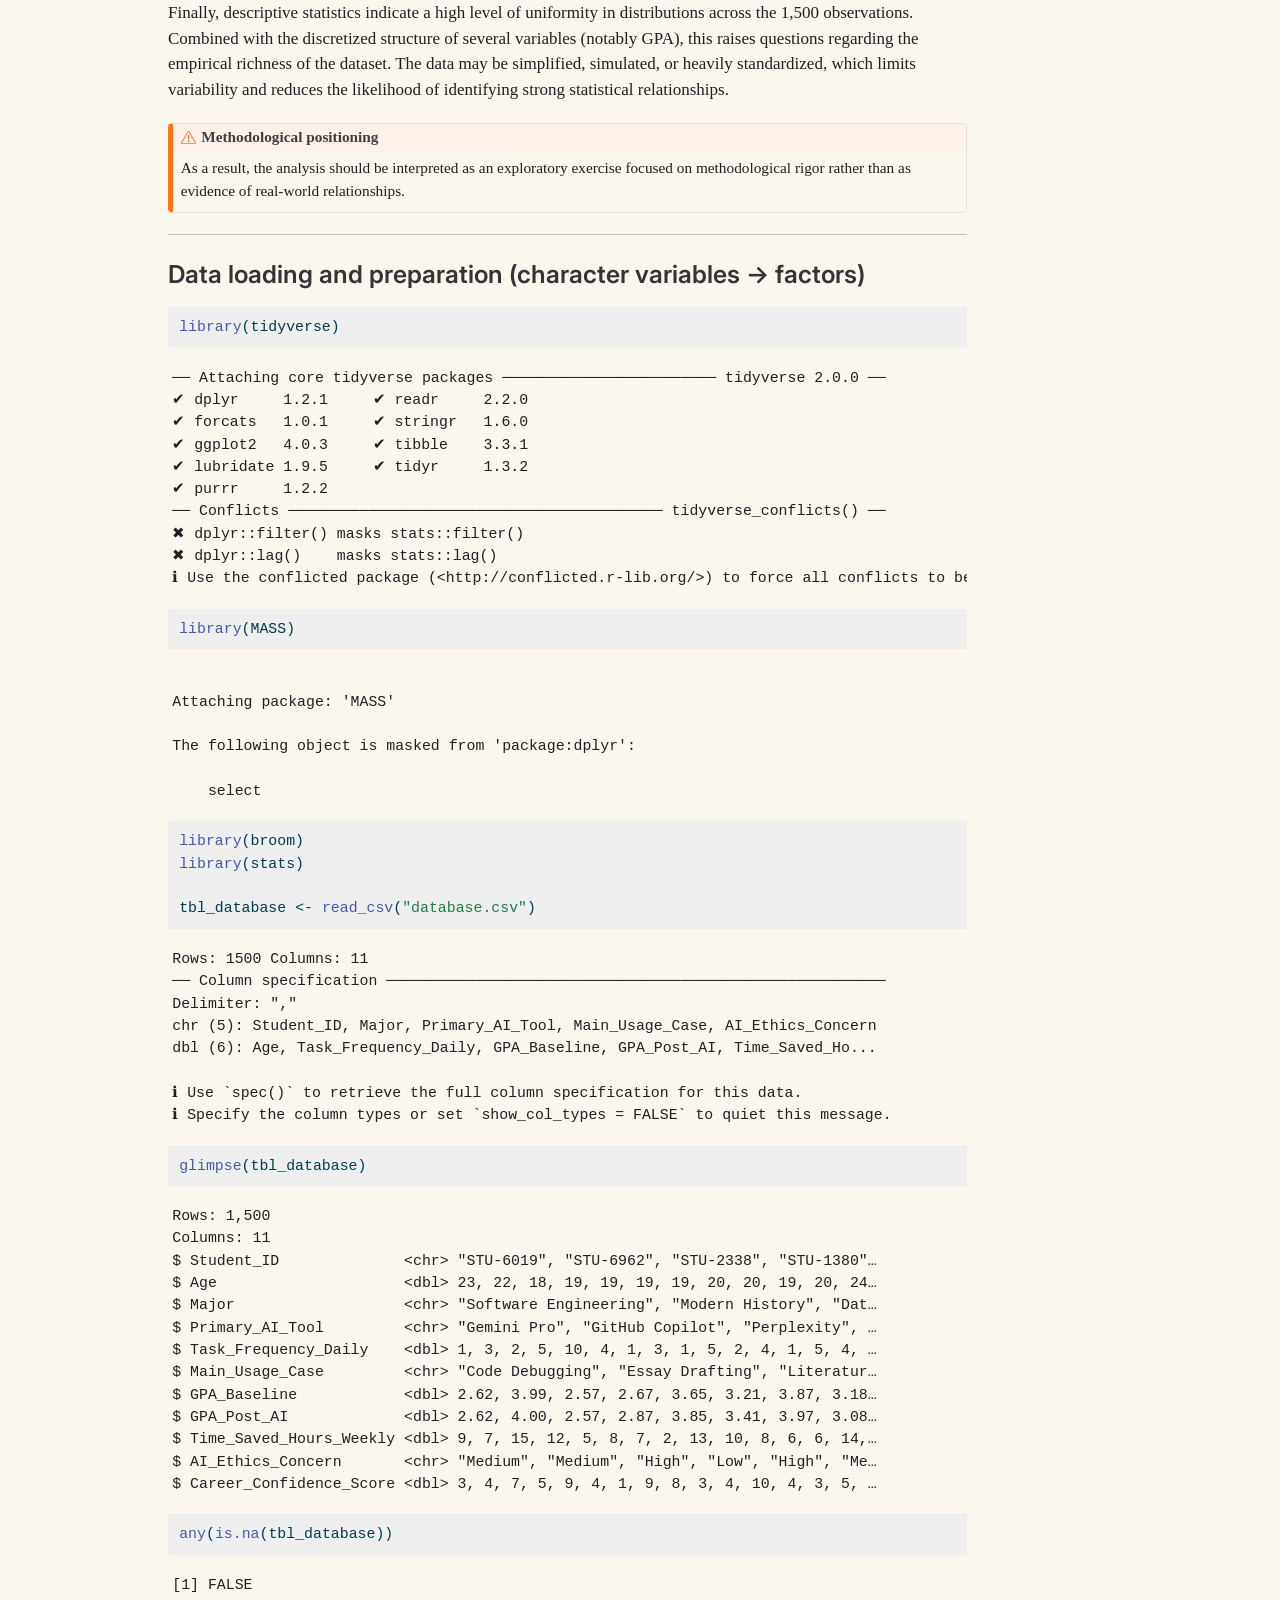
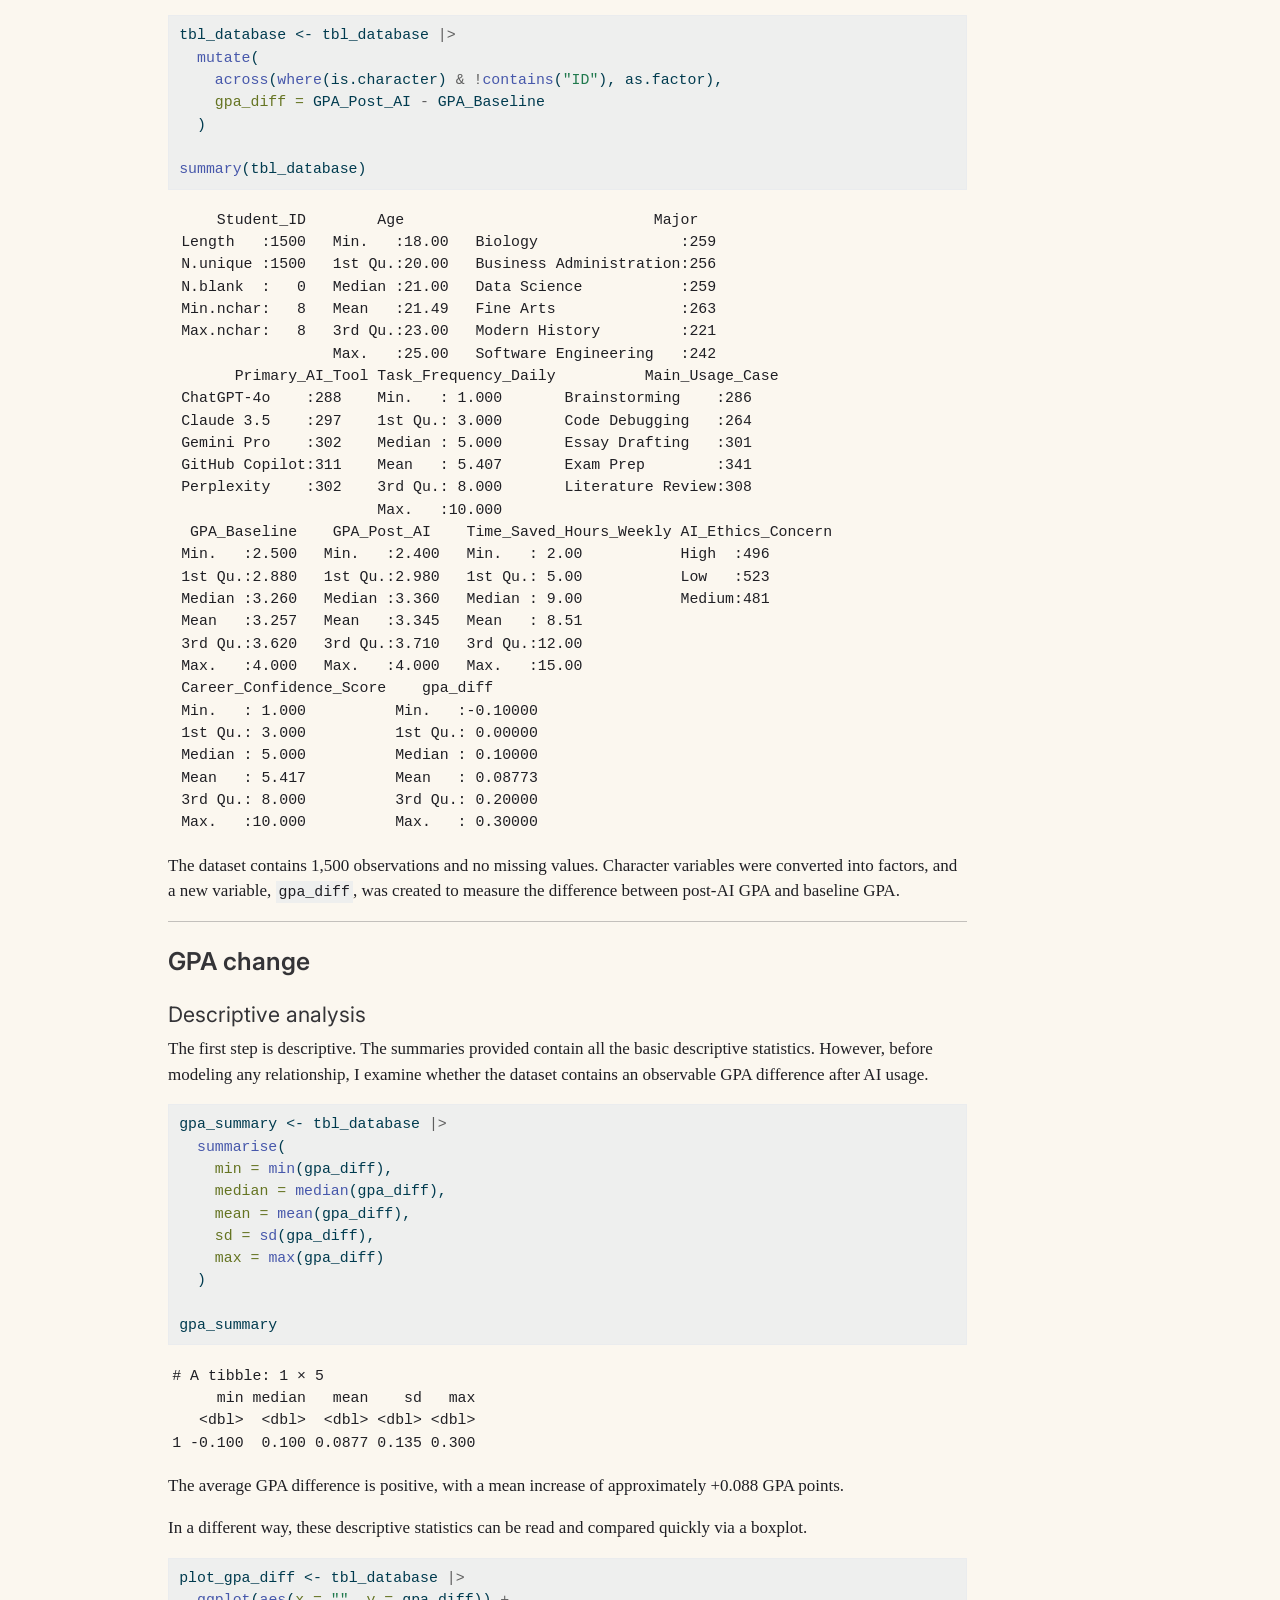
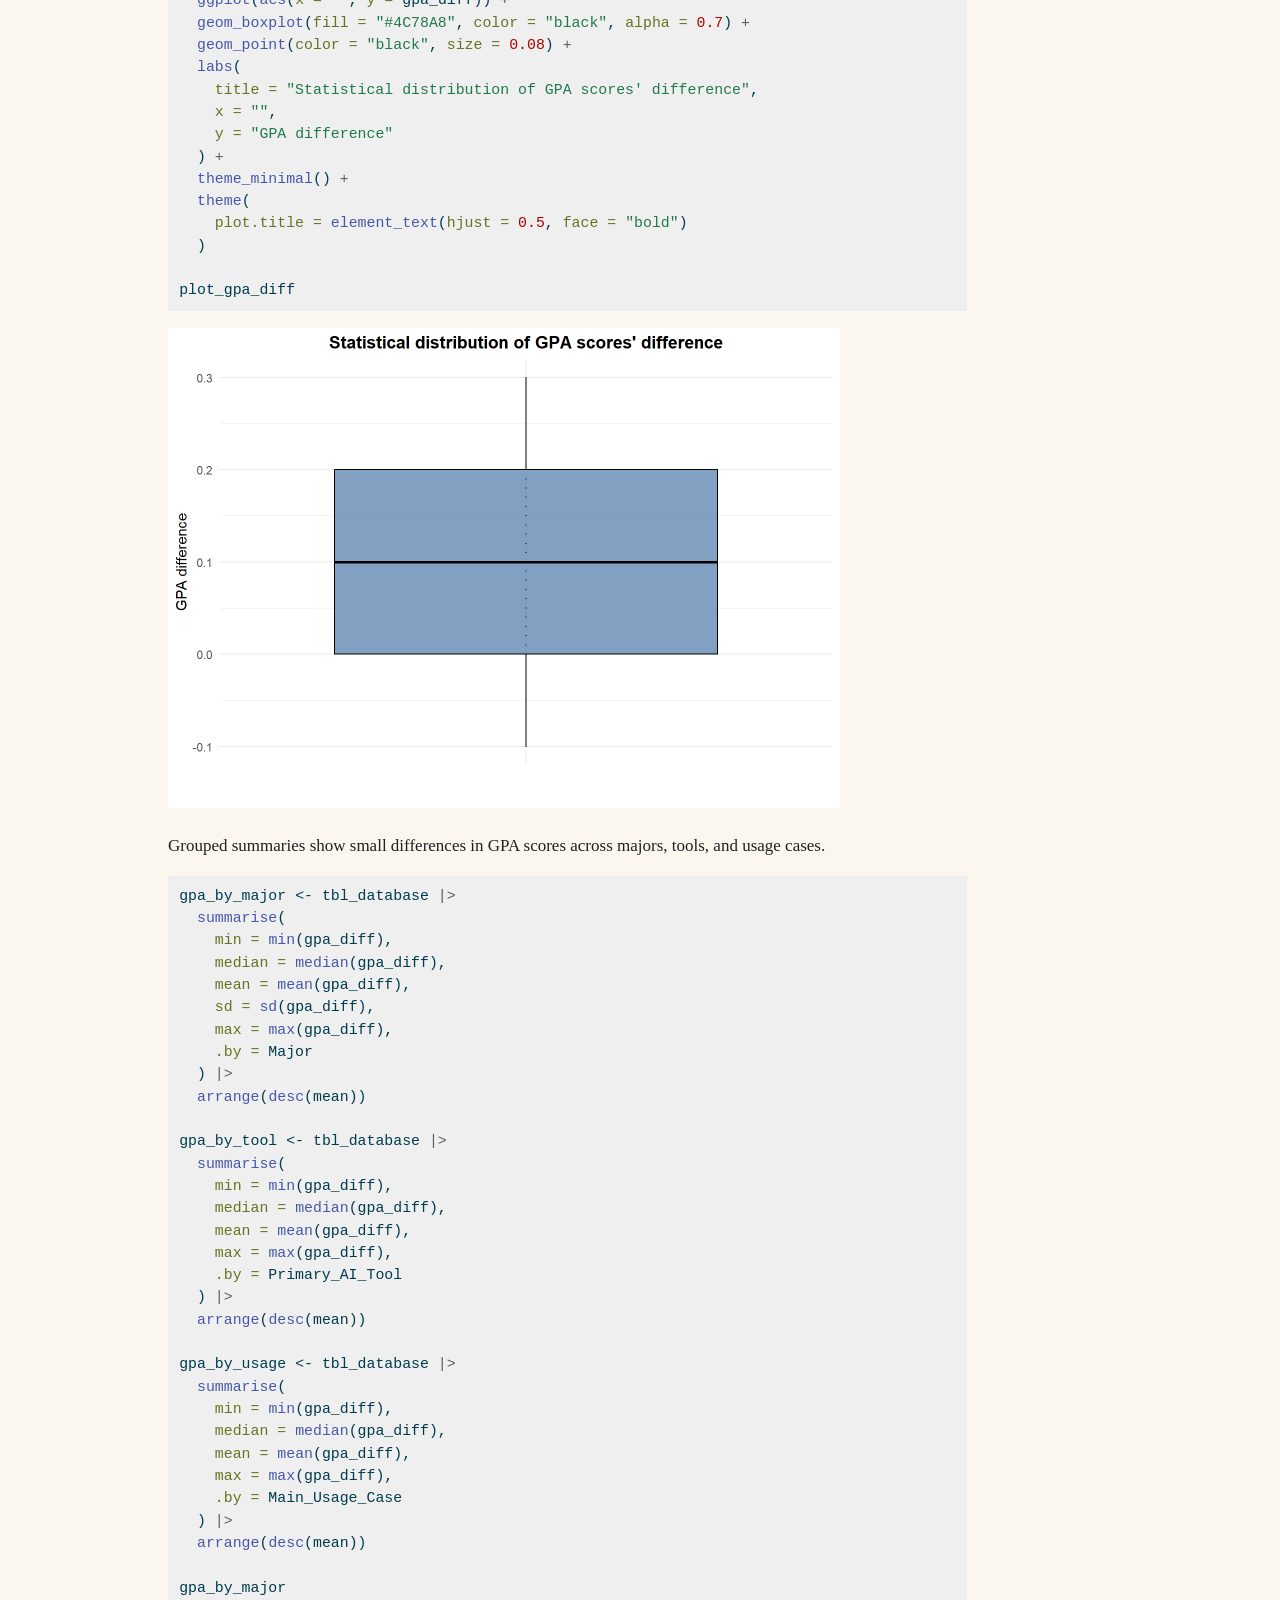
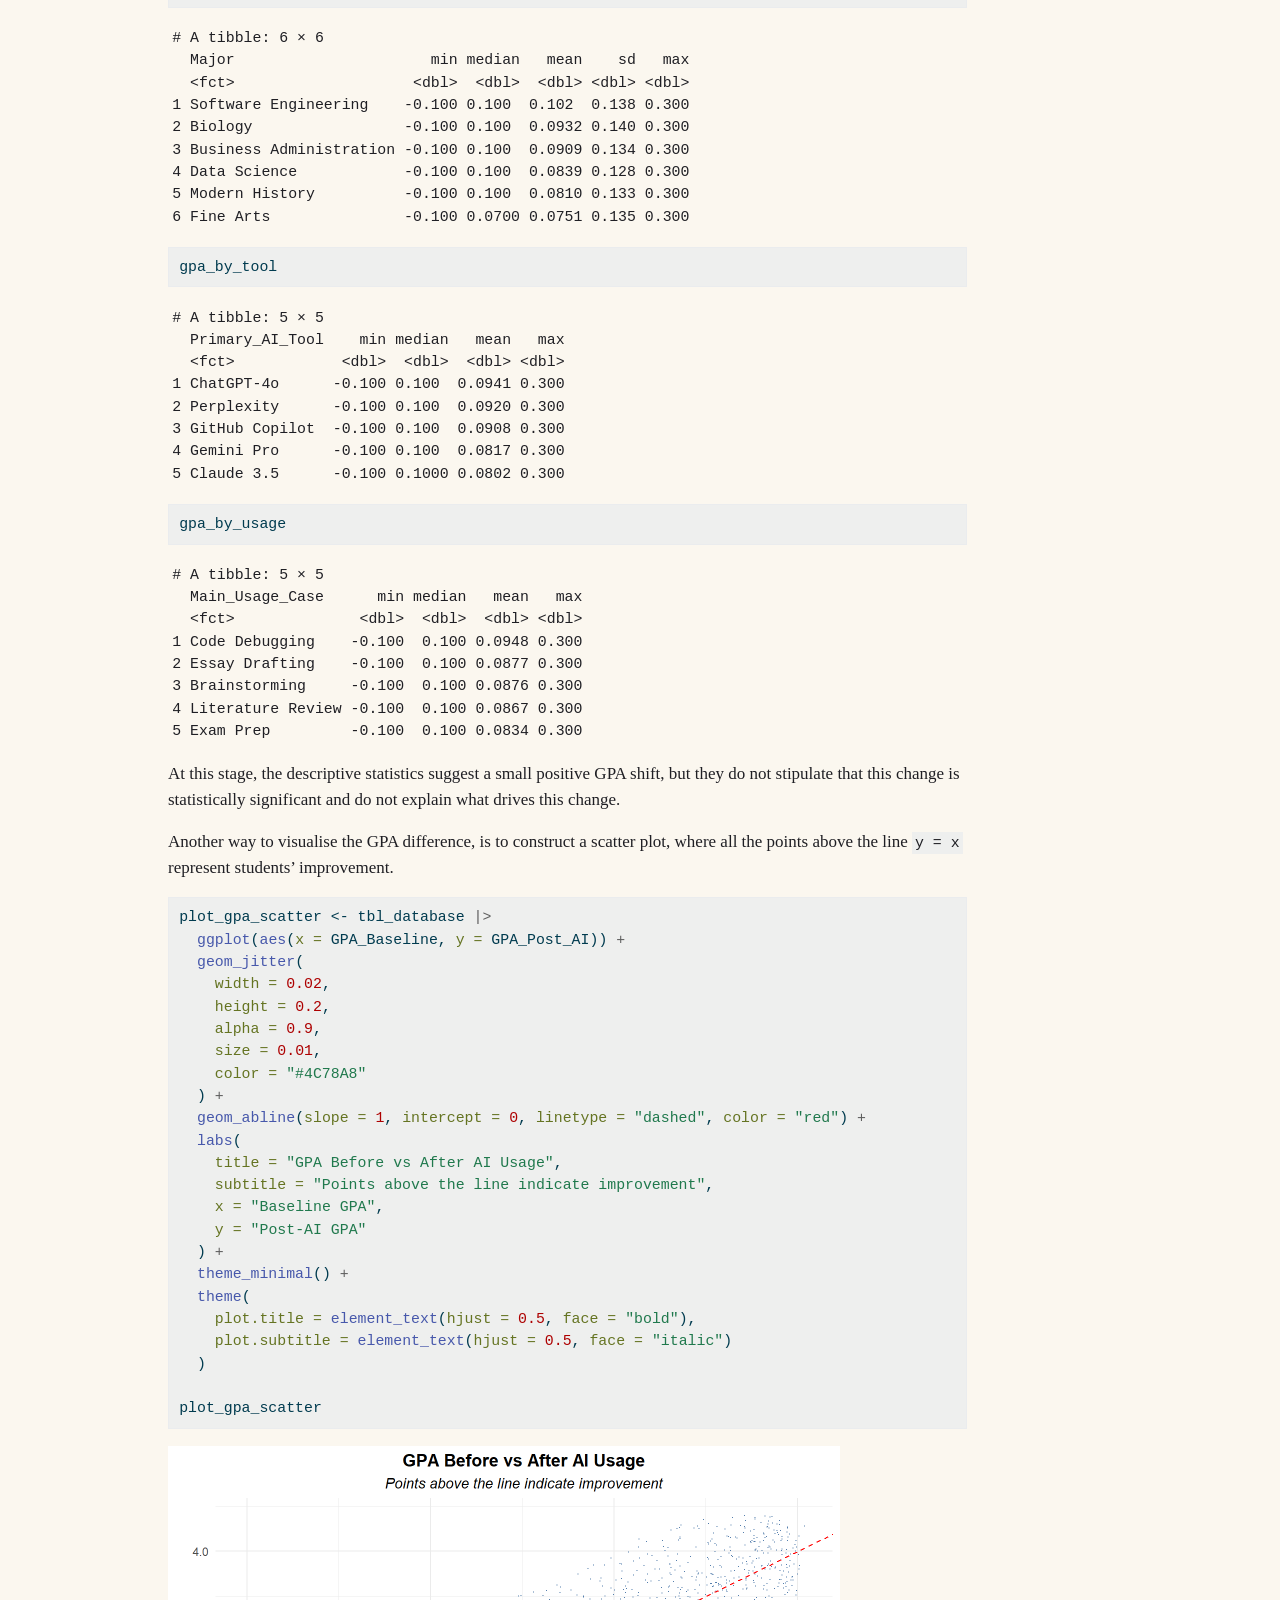
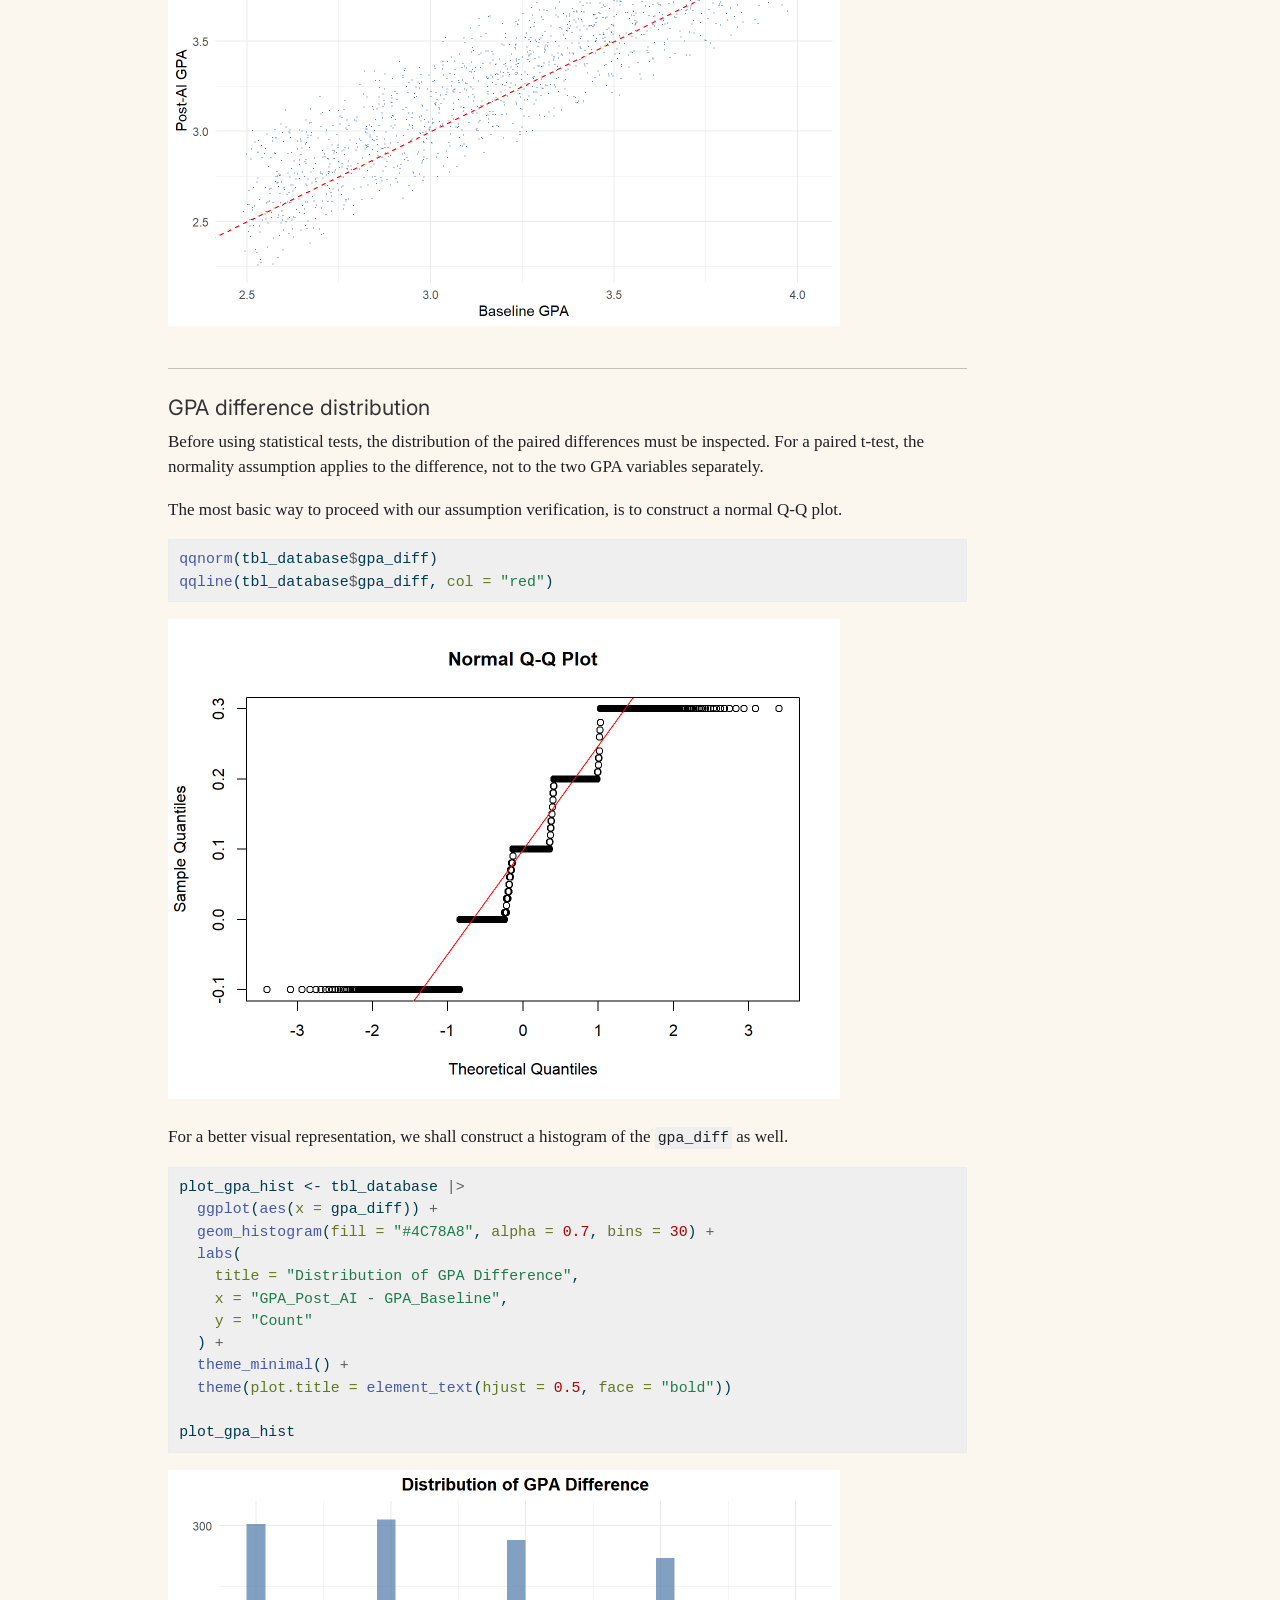
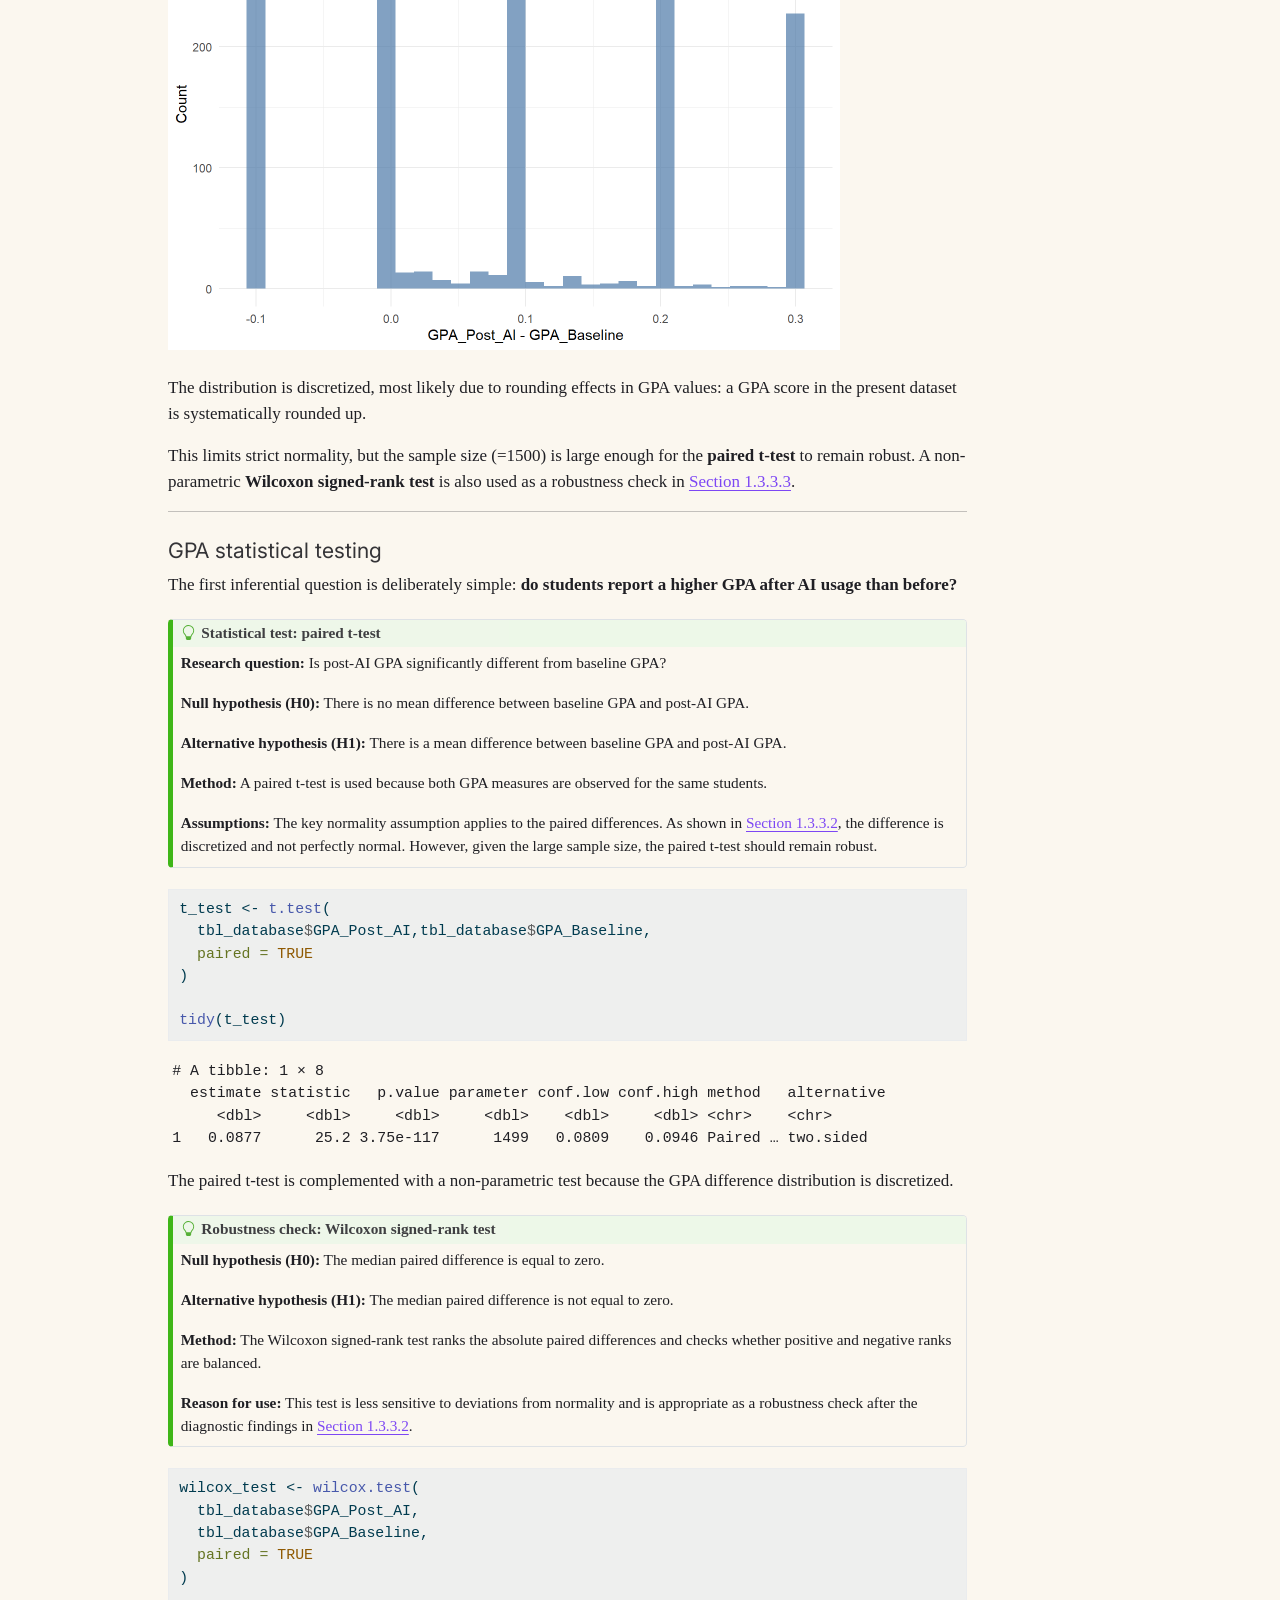
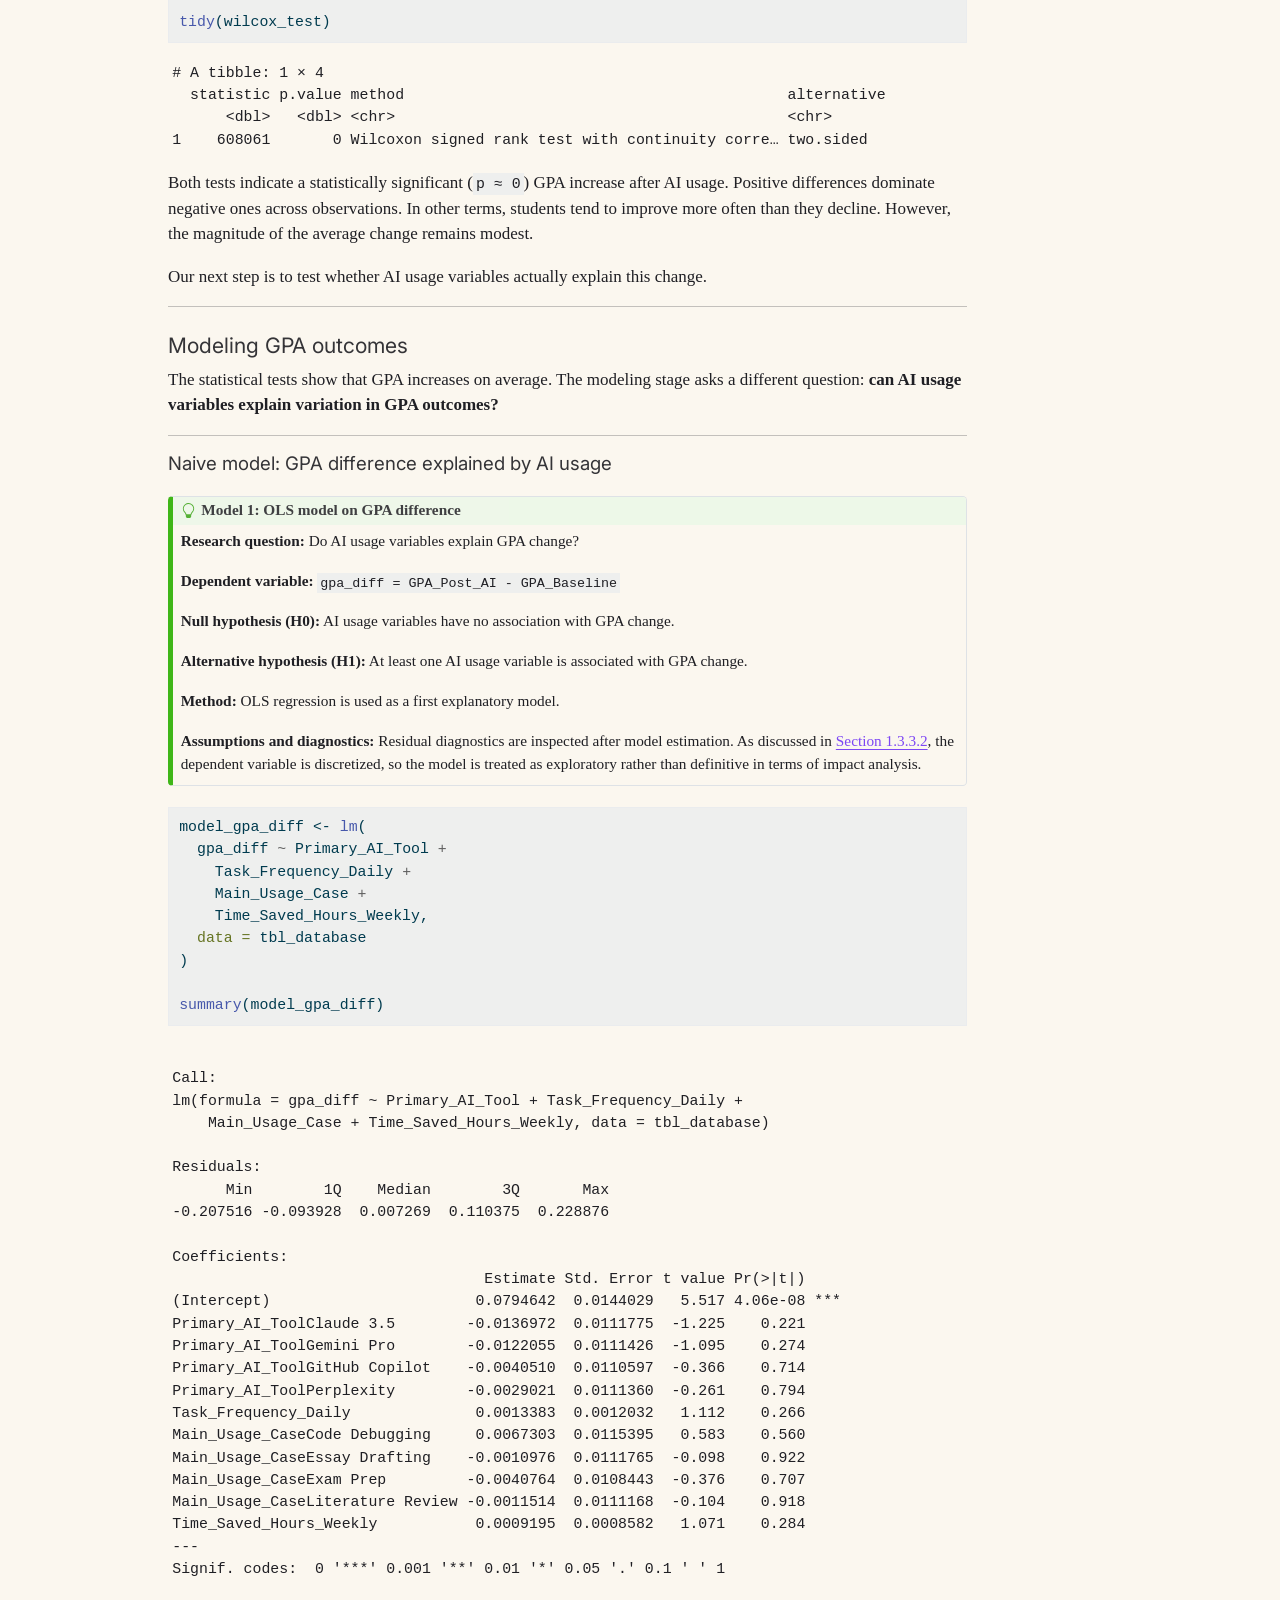
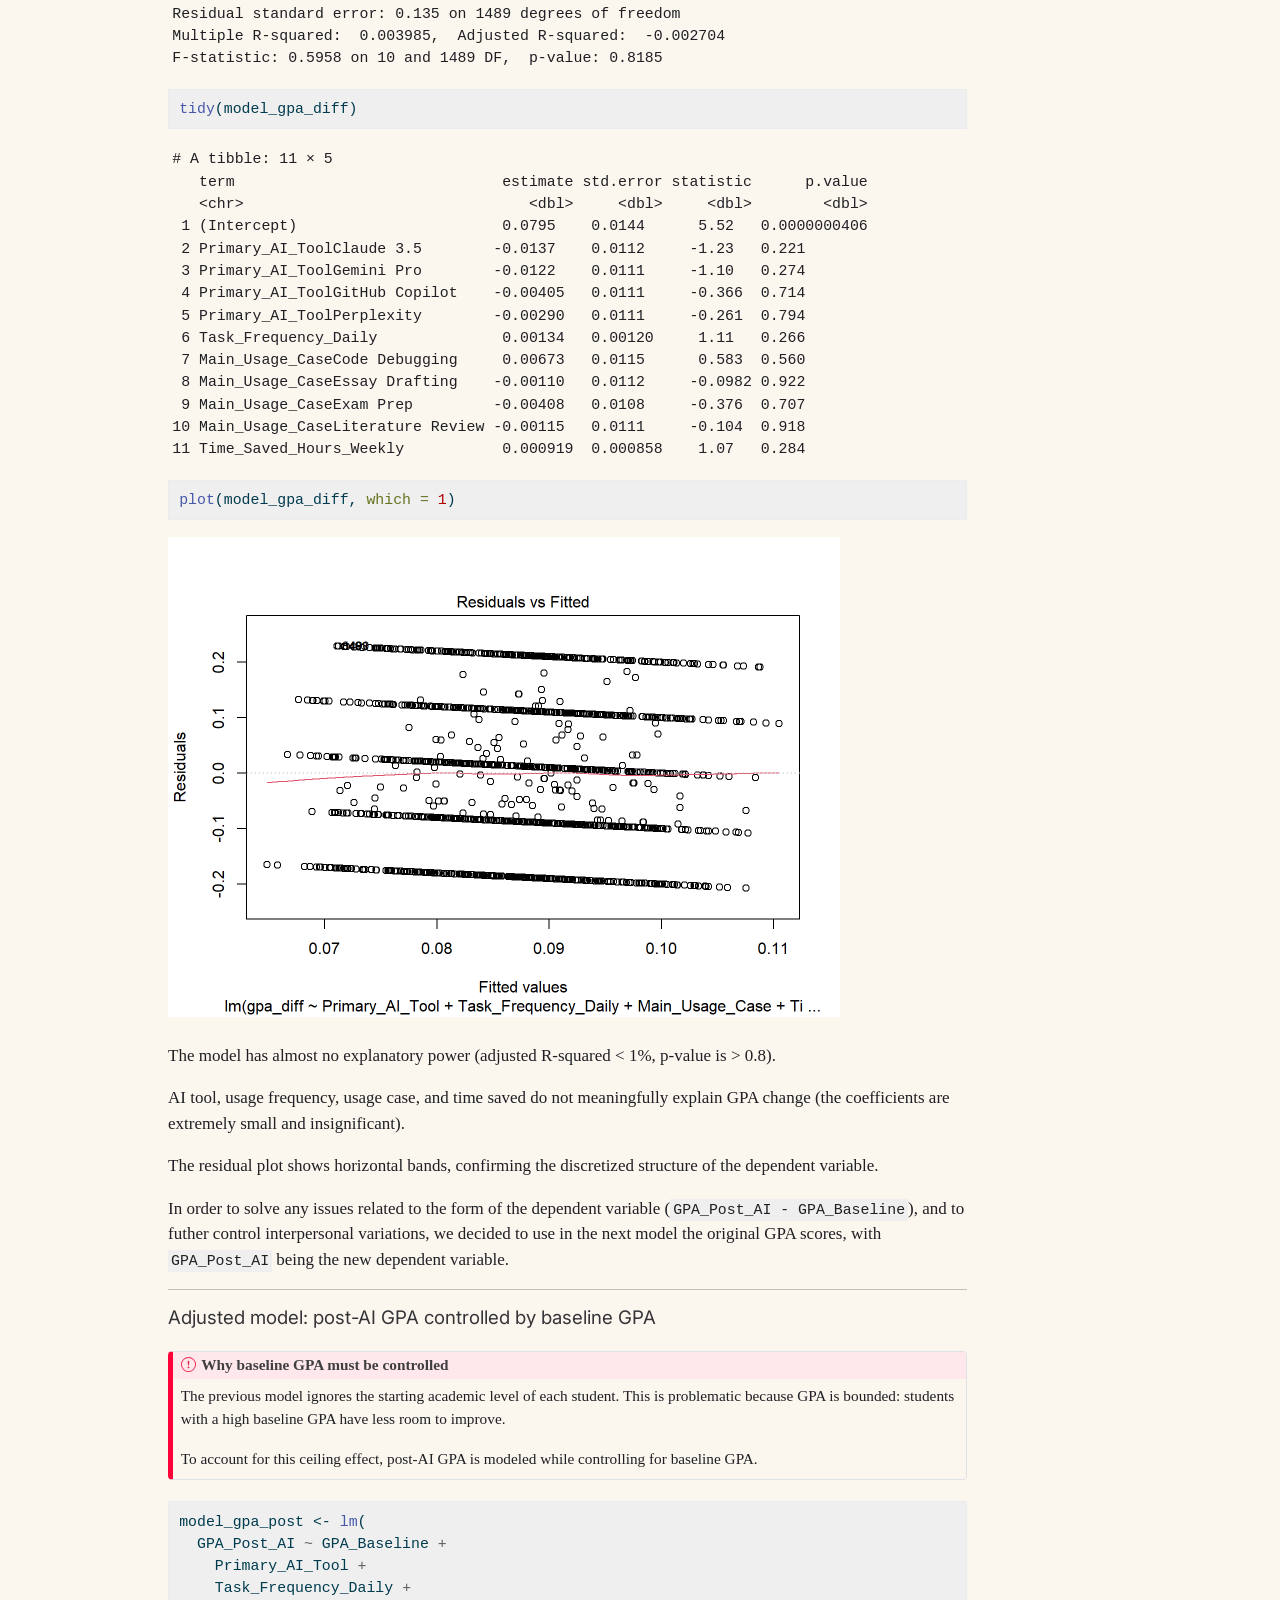
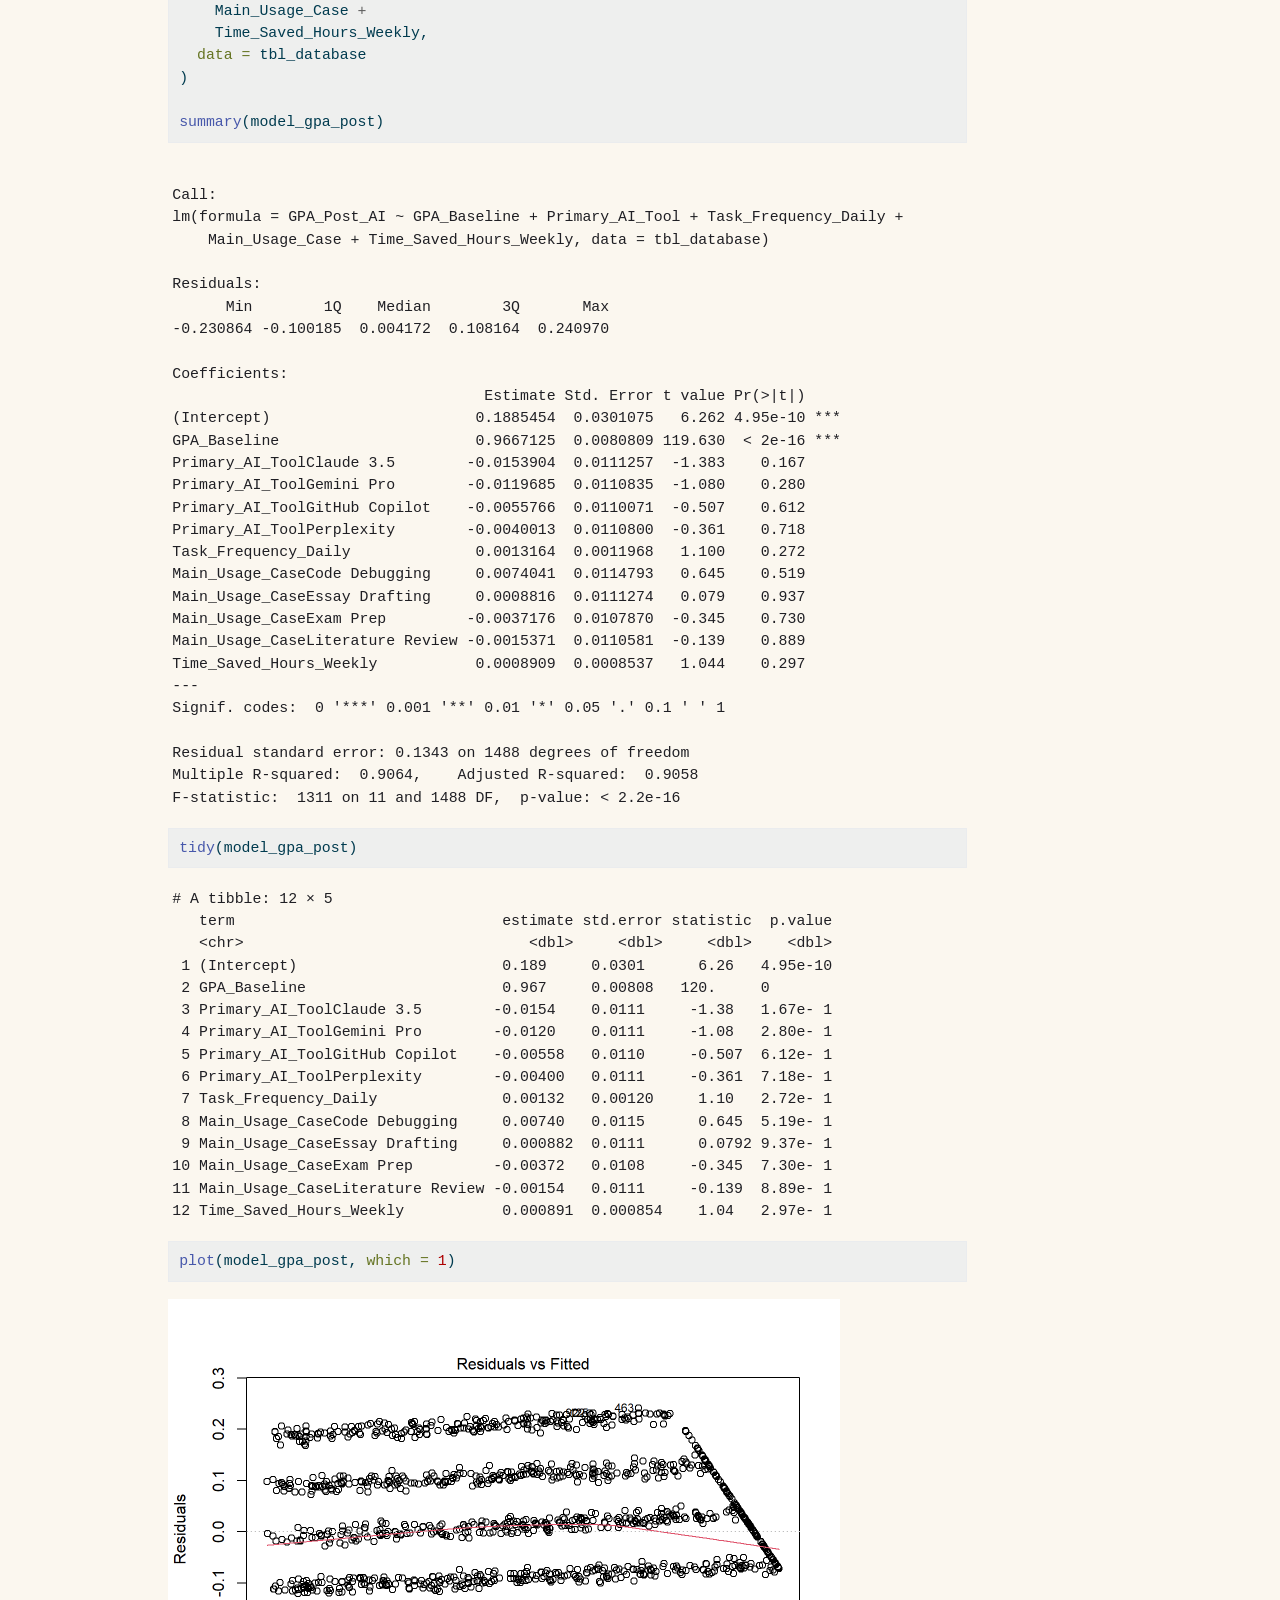
<file: docs/en/projects.html>
<!DOCTYPE html>
<html xmlns="http://www.w3.org/1999/xhtml" lang="en-GB" xml:lang="en-GB"><head>

<meta charset="utf-8">
<meta name="generator" content="quarto-1.8.27">

<meta name="viewport" content="width=device-width, initial-scale=1.0, user-scalable=yes">


<title>Projects – Illia Kovalenko</title>
<style>
code{white-space: pre-wrap;}
span.smallcaps{font-variant: small-caps;}
div.columns{display: flex; gap: min(4vw, 1.5em);}
div.column{flex: auto; overflow-x: auto;}
div.hanging-indent{margin-left: 1.5em; text-indent: -1.5em;}
ul.task-list{list-style: none;}
ul.task-list li input[type="checkbox"] {
  width: 0.8em;
  margin: 0 0.8em 0.2em -1em; /* quarto-specific, see https://github.com/quarto-dev/quarto-cli/issues/4556 */ 
  vertical-align: middle;
}
/* CSS for syntax highlighting */
html { -webkit-text-size-adjust: 100%; }
pre > code.sourceCode { white-space: pre; position: relative; }
pre > code.sourceCode > span { display: inline-block; line-height: 1.25; }
pre > code.sourceCode > span:empty { height: 1.2em; }
.sourceCode { overflow: visible; }
code.sourceCode > span { color: inherit; text-decoration: inherit; }
div.sourceCode { margin: 1em 0; }
pre.sourceCode { margin: 0; }
@media screen {
div.sourceCode { overflow: auto; }
}
@media print {
pre > code.sourceCode { white-space: pre-wrap; }
pre > code.sourceCode > span { text-indent: -5em; padding-left: 5em; }
}
pre.numberSource code
  { counter-reset: source-line 0; }
pre.numberSource code > span
  { position: relative; left: -4em; counter-increment: source-line; }
pre.numberSource code > span > a:first-child::before
  { content: counter(source-line);
    position: relative; left: -1em; text-align: right; vertical-align: baseline;
    border: none; display: inline-block;
    -webkit-touch-callout: none; -webkit-user-select: none;
    -khtml-user-select: none; -moz-user-select: none;
    -ms-user-select: none; user-select: none;
    padding: 0 4px; width: 4em;
  }
pre.numberSource { margin-left: 3em;  padding-left: 4px; }
div.sourceCode
  {   }
@media screen {
pre > code.sourceCode > span > a:first-child::before { text-decoration: underline; }
}
</style>


<script src="../site_libs/quarto-nav/quarto-nav.js"></script>
<script src="../site_libs/quarto-nav/headroom.min.js"></script>
<script src="../site_libs/clipboard/clipboard.min.js"></script>
<script src="../site_libs/quarto-search/autocomplete.umd.js"></script>
<script src="../site_libs/quarto-search/fuse.min.js"></script>
<script src="../site_libs/quarto-search/quarto-search.js"></script>
<meta name="quarto:offset" content="../">
<link href="../images/favicon.ico" rel="icon">
<script src="../site_libs/quarto-html/quarto.js" type="module"></script>
<script src="../site_libs/quarto-html/tabsets/tabsets.js" type="module"></script>
<script src="../site_libs/quarto-html/axe/axe-check.js" type="module"></script>
<script src="../site_libs/quarto-html/popper.min.js"></script>
<script src="../site_libs/quarto-html/tippy.umd.min.js"></script>
<script src="../site_libs/quarto-html/anchor.min.js"></script>
<link href="../site_libs/quarto-html/tippy.css" rel="stylesheet">
<link href="../site_libs/quarto-html/quarto-syntax-highlighting-ed96de9b727972fe78a7b5d16c58bf87.css" rel="stylesheet" class="quarto-color-scheme" id="quarto-text-highlighting-styles">
<link href="../site_libs/quarto-html/quarto-syntax-highlighting-dark-4d9afe2b8d18ee9fa5d0d57b5ed4214d.css" rel="stylesheet" class="quarto-color-scheme quarto-color-alternate" id="quarto-text-highlighting-styles">
<link href="../site_libs/quarto-html/quarto-syntax-highlighting-ed96de9b727972fe78a7b5d16c58bf87.css" rel="stylesheet" class="quarto-color-scheme-extra" id="quarto-text-highlighting-styles">
<script src="../site_libs/bootstrap/bootstrap.min.js"></script>
<link href="../site_libs/bootstrap/bootstrap-icons.css" rel="stylesheet">
<link href="../site_libs/bootstrap/bootstrap-7cf6dd9b30dd1244900d342ab7296f0b.min.css" rel="stylesheet" append-hash="true" class="quarto-color-scheme" id="quarto-bootstrap" data-mode="light">
<link href="../site_libs/bootstrap/bootstrap-dark-e03fe961f342b3c7a8289c94da64632f.min.css" rel="stylesheet" append-hash="true" class="quarto-color-scheme quarto-color-alternate" id="quarto-bootstrap" data-mode="light">
<link href="../site_libs/bootstrap/bootstrap-7cf6dd9b30dd1244900d342ab7296f0b.min.css" rel="stylesheet" append-hash="true" class="quarto-color-scheme-extra" id="quarto-bootstrap" data-mode="light">
<script id="quarto-search-options" type="application/json">{
  "location": "navbar",
  "copy-button": false,
  "collapse-after": 3,
  "panel-placement": "end",
  "type": "overlay",
  "limit": 50,
  "keyboard-shortcut": [
    "f",
    "/",
    "s"
  ],
  "show-item-context": false,
  "language": {
    "search-no-results-text": "No results",
    "search-matching-documents-text": "matching documents",
    "search-copy-link-title": "Copy link to search",
    "search-hide-matches-text": "Hide additional matches",
    "search-more-match-text": "more match in this document",
    "search-more-matches-text": "more matches in this document",
    "search-clear-button-title": "Clear",
    "search-text-placeholder": "",
    "search-detached-cancel-button-title": "Cancel",
    "search-submit-button-title": "Submit",
    "search-label": "Search"
  }
}</script>
<script defer="" src="../js/lang-switch.js"></script>


<link rel="stylesheet" href="../styles.css">
</head>

<body class="nav-fixed quarto-light">

<div id="quarto-search-results"></div>
  <header id="quarto-header" class="headroom fixed-top">
    <nav class="navbar navbar-expand-lg " data-bs-theme="dark">
      <div class="navbar-container container-fluid">
      <div class="navbar-brand-container mx-auto">
    <a href="../index.html" class="navbar-brand navbar-brand-logo">
    <img src="../images/ik-monogram.svg" alt="" class="navbar-logo light-content">
    <img src="../images/ik-monogram.svg" alt="" class="navbar-logo dark-content">
    </a>
    <a class="navbar-brand" href="../index.html">
    <span class="navbar-title">Illia Kovalenko</span>
    </a>
  </div>
            <div id="quarto-search" class="" title="Search"></div>
          <button class="navbar-toggler" type="button" data-bs-toggle="collapse" data-bs-target="#navbarCollapse" aria-controls="navbarCollapse" role="menu" aria-expanded="false" aria-label="Toggle navigation" onclick="if (window.quartoToggleHeadroom) { window.quartoToggleHeadroom(); }">
  <span class="navbar-toggler-icon"></span>
</button>
          <div class="collapse navbar-collapse" id="navbarCollapse">
            <ul class="navbar-nav navbar-nav-scroll me-auto">
  <li class="nav-item">
    <a class="nav-link" href="../en/index.html"> 
<span class="menu-text">Home</span></a>
  </li>  
  <li class="nav-item">
    <a class="nav-link active" href="../en/projects.html" aria-current="page"> 
<span class="menu-text">Projects</span></a>
  </li>  
  <li class="nav-item">
    <a class="nav-link" href="../en/method.html"> 
<span class="menu-text">Approach</span></a>
  </li>  
  <li class="nav-item">
    <a class="nav-link" href="../en/cv.html"> 
<span class="menu-text">CV</span></a>
  </li>  
  <li class="nav-item">
    <a class="nav-link" href="../en/contact.html"> 
<span class="menu-text">Contact</span></a>
  </li>  
</ul>
            <ul class="navbar-nav navbar-nav-scroll ms-auto">
  <li class="nav-item">
    <a class="nav-link" href="../fr/"> 
<span class="menu-text">Français</span></a>
  </li>  
</ul>
          </div> <!-- /navcollapse -->
            <div class="quarto-navbar-tools">
</div>
      </div> <!-- /container-fluid -->
    </nav>
</header>
<!-- content -->
<div id="quarto-content" class="quarto-container page-columns page-rows-contents page-layout-article page-navbar">
<!-- sidebar -->
<!-- margin-sidebar -->
    <div id="quarto-margin-sidebar" class="sidebar margin-sidebar">
        <nav id="TOC" role="doc-toc" class="toc-active">
    <h2 id="toc-title">On this page</h2>
   
  <ul>
  <li><a href="#sec-ai-impact" id="toc-sec-ai-impact" class="nav-link active" data-scroll-target="#sec-ai-impact">1. AI Impact in Student Life</a>
  <ul class="collapse">
  <li><a href="#project-resources" id="toc-project-resources" class="nav-link" data-scroll-target="#project-resources">Project resources</a></li>
  <li><a href="#sec-project-overview" id="toc-sec-project-overview" class="nav-link" data-scroll-target="#sec-project-overview">Project overview</a></li>
  <li><a href="#analysis" id="toc-analysis" class="nav-link" data-scroll-target="#analysis">Analysis</a>
  <ul class="collapse">
  <li><a href="#sec-analytical-questions" id="toc-sec-analytical-questions" class="nav-link" data-scroll-target="#sec-analytical-questions">Analytical questions and main variables</a></li>
  <li><a href="#sec-data-preparation" id="toc-sec-data-preparation" class="nav-link" data-scroll-target="#sec-data-preparation">Data loading and preparation (character variables -&gt; factors)</a></li>
  <li><a href="#gpa-change" id="toc-gpa-change" class="nav-link" data-scroll-target="#gpa-change">GPA change</a></li>
  <li><a href="#sec-career-confidence" id="toc-sec-career-confidence" class="nav-link" data-scroll-target="#sec-career-confidence">Career confidence</a></li>
  <li><a href="#sec-ai-usage" id="toc-sec-ai-usage" class="nav-link" data-scroll-target="#sec-ai-usage">AI usage and adoption</a></li>
  <li><a href="#sec-ethics" id="toc-sec-ethics" class="nav-link" data-scroll-target="#sec-ethics">Ethical concerns</a></li>
  <li><a href="#sec-time-saved" id="toc-sec-time-saved" class="nav-link" data-scroll-target="#sec-time-saved">Time saved</a></li>
  <li><a href="#sec-clustering" id="toc-sec-clustering" class="nav-link" data-scroll-target="#sec-clustering">Clustering</a></li>
  </ul></li>
  <li><a href="#sec-main-results" id="toc-sec-main-results" class="nav-link" data-scroll-target="#sec-main-results">Main results</a></li>
  <li><a href="#sec-interpretation" id="toc-sec-interpretation" class="nav-link" data-scroll-target="#sec-interpretation">Interpretation</a></li>
  <li><a href="#sec-limitations" id="toc-sec-limitations" class="nav-link" data-scroll-target="#sec-limitations">Limitations</a></li>
  </ul></li>
  <li><a href="#python-data-analysis-project" id="toc-python-data-analysis-project" class="nav-link" data-scroll-target="#python-data-analysis-project">2. Python data analysis project</a></li>
  <li><a href="#sql-and-database-project" id="toc-sql-and-database-project" class="nav-link" data-scroll-target="#sql-and-database-project">3. SQL and database project</a></li>
  </ul>
</nav>
    </div>
<!-- main -->
<main class="content" id="quarto-document-content">

<header id="title-block-header" class="quarto-title-block default">
<div class="quarto-title">
<h1 class="title">Projects</h1>
</div>



<div class="quarto-title-meta">

    
  
    
  </div>
  


</header>


<p>This page presents a selection of data analysis projects developed to demonstrate applied analytical skills, statistical reasoning, data structuring, and communication.</p>
<p>The portfolio is structured around three complementary tracks:</p>
<ol type="1">
<li><strong>R / Statistical analysis</strong><br>
</li>
<li><strong>Python / Data analysis</strong><br>
</li>
<li><strong>SQL / Databases and data modeling</strong></li>
</ol>
<p>The first project below focuses on exploratory impact analysis using R.</p>
<hr>
<section id="sec-ai-impact" class="level1">
<h1>1. AI Impact in Student Life</h1>
<section id="project-resources" class="level2">
<h2 class="anchored" data-anchor-id="project-resources">Project resources</h2>
<ul>
<li><a href="https://www.kaggle.com/datasets/sohaibdevv/ai-and-student-life-2026-the-new-normal">Original Kaggle dataset used for this project</a></li>
<li><a href="..\en/ai_analysis.R">Download the R script</a></li>
<li><a href="..\en/database.csv">Download the dataset</a></li>
</ul>
</section>
<section id="sec-project-overview" class="level2">
<h2 class="anchored" data-anchor-id="sec-project-overview">Project overview</h2>
<p>This project explores a dataset on AI usage and student life. The objective is to assess whether AI usage is associated with academic performance, career confidence, ethical concerns, and perceived productivity gains.</p>
<p>The analysis was conducted in <strong>R</strong>, using mainly the <code>tidyverse</code>, base statistical functions, and a limited number of additional libraries for modeling and result formatting (like <code>MASS</code> for ordered / multinomial models, <code>broom</code> for tidy regression models, and <code>stats</code> for clustering).</p>
<p>The project is exploratory. Since the dataset does not include a control group – a distinct group of students not using AI – the results cannot unwind causal relationships. The objective is not to prove that AI improves student outcomes, but to evaluate whether the available data supports meaningful statistical relationships.</p>
<hr>
</section>
<section id="analysis" class="level2">
<h2 class="anchored" data-anchor-id="analysis">Analysis</h2>
<section id="sec-analytical-questions" class="level3">
<h3 class="anchored" data-anchor-id="sec-analytical-questions">Analytical questions and main variables</h3>
<p>The analysis focuses on five main questions:</p>
<ol type="1">
<li>Is there a measurable change in GPA after AI usage?</li>
<li>Do AI usage variables explain GPA change?</li>
<li>Is career confidence associated with GPA or AI usage?</li>
<li>Are ethical concerns structured by AI usage behavior?</li>
<li>Can students be segmented into meaningful AI usage profiles?</li>
</ol>
<p>GPA scores, career confidence, and perceived ethical concerns were selected as the main dependent variables. These indicators are commonly used in educational and training-related research, and provide a standardized framework for assessing potential outcomes associated with AI usage.</p>
<p>The dataset includes only two socio-demographic variables, <code>Age</code> and <code>Major</code>. This limited set of control variables restricts the ability to account for structural heterogeneity across students (e.g., socio-economic background, prior academic trajectory, institutional context), and therefore constrains the depth of any impact analysis.</p>
<p>In addition, the AI usage variables (task frequency, main usage case, primary tool, and time saved) are self-reported measures collected through a questionnaire. As such, they reflect subjective perceptions rather than observed behavior, which introduces potential biases (recall bias, social desirability bias, and approximation effects).</p>
<p>Finally, descriptive statistics indicate a high level of uniformity in distributions across the 1,500 observations. Combined with the discretized structure of several variables (notably GPA), this raises questions regarding the empirical richness of the dataset. The data may be simplified, simulated, or heavily standardized, which limits variability and reduces the likelihood of identifying strong statistical relationships.</p>
<div class="callout callout-style-default callout-warning callout-titled" title="Methodological positioning">
<div class="callout-header d-flex align-content-center">
<div class="callout-icon-container">
<i class="callout-icon"></i>
</div>
<div class="callout-title-container flex-fill">
<span class="screen-reader-only">Warning</span>Methodological positioning
</div>
</div>
<div class="callout-body-container callout-body">
<p>As a result, the analysis should be interpreted as an exploratory exercise focused on methodological rigor rather than as evidence of real-world relationships.</p>
</div>
</div>
<hr>
</section>
<section id="sec-data-preparation" class="level3">
<h3 class="anchored" data-anchor-id="sec-data-preparation">Data loading and preparation (character variables -&gt; factors)</h3>
<div class="cell">
<div class="code-copy-outer-scaffold"><div class="sourceCode cell-code" id="cb1"><pre class="sourceCode r code-with-copy"><code class="sourceCode r"><span id="cb1-1"><a href="#cb1-1" aria-hidden="true" tabindex="-1"></a><span class="fu">library</span>(tidyverse)</span></code></pre></div><button title="Copy to Clipboard" class="code-copy-button"><i class="bi"></i></button></div>
<div class="cell-output cell-output-stderr">
<pre><code>── Attaching core tidyverse packages ──────────────────────── tidyverse 2.0.0 ──
✔ dplyr     1.2.1     ✔ readr     2.2.0
✔ forcats   1.0.1     ✔ stringr   1.6.0
✔ ggplot2   4.0.3     ✔ tibble    3.3.1
✔ lubridate 1.9.5     ✔ tidyr     1.3.2
✔ purrr     1.2.2     
── Conflicts ────────────────────────────────────────── tidyverse_conflicts() ──
✖ dplyr::filter() masks stats::filter()
✖ dplyr::lag()    masks stats::lag()
ℹ Use the conflicted package (&lt;http://conflicted.r-lib.org/&gt;) to force all conflicts to become errors</code></pre>
</div>
<div class="code-copy-outer-scaffold"><div class="sourceCode cell-code" id="cb3"><pre class="sourceCode r code-with-copy"><code class="sourceCode r"><span id="cb3-1"><a href="#cb3-1" aria-hidden="true" tabindex="-1"></a><span class="fu">library</span>(MASS)</span></code></pre></div><button title="Copy to Clipboard" class="code-copy-button"><i class="bi"></i></button></div>
<div class="cell-output cell-output-stderr">
<pre><code>
Attaching package: 'MASS'

The following object is masked from 'package:dplyr':

    select</code></pre>
</div>
<div class="code-copy-outer-scaffold"><div class="sourceCode cell-code" id="cb5"><pre class="sourceCode r code-with-copy"><code class="sourceCode r"><span id="cb5-1"><a href="#cb5-1" aria-hidden="true" tabindex="-1"></a><span class="fu">library</span>(broom)</span>
<span id="cb5-2"><a href="#cb5-2" aria-hidden="true" tabindex="-1"></a><span class="fu">library</span>(stats)</span>
<span id="cb5-3"><a href="#cb5-3" aria-hidden="true" tabindex="-1"></a></span>
<span id="cb5-4"><a href="#cb5-4" aria-hidden="true" tabindex="-1"></a>tbl_database <span class="ot">&lt;-</span> <span class="fu">read_csv</span>(<span class="st">"database.csv"</span>)</span></code></pre></div><button title="Copy to Clipboard" class="code-copy-button"><i class="bi"></i></button></div>
<div class="cell-output cell-output-stderr">
<pre><code>Rows: 1500 Columns: 11
── Column specification ────────────────────────────────────────────────────────
Delimiter: ","
chr (5): Student_ID, Major, Primary_AI_Tool, Main_Usage_Case, AI_Ethics_Concern
dbl (6): Age, Task_Frequency_Daily, GPA_Baseline, GPA_Post_AI, Time_Saved_Ho...

ℹ Use `spec()` to retrieve the full column specification for this data.
ℹ Specify the column types or set `show_col_types = FALSE` to quiet this message.</code></pre>
</div>
<div class="code-copy-outer-scaffold"><div class="sourceCode cell-code" id="cb7"><pre class="sourceCode r code-with-copy"><code class="sourceCode r"><span id="cb7-1"><a href="#cb7-1" aria-hidden="true" tabindex="-1"></a><span class="fu">glimpse</span>(tbl_database)</span></code></pre></div><button title="Copy to Clipboard" class="code-copy-button"><i class="bi"></i></button></div>
<div class="cell-output cell-output-stdout">
<pre><code>Rows: 1,500
Columns: 11
$ Student_ID              &lt;chr&gt; "STU-6019", "STU-6962", "STU-2338", "STU-1380"…
$ Age                     &lt;dbl&gt; 23, 22, 18, 19, 19, 19, 19, 20, 20, 19, 20, 24…
$ Major                   &lt;chr&gt; "Software Engineering", "Modern History", "Dat…
$ Primary_AI_Tool         &lt;chr&gt; "Gemini Pro", "GitHub Copilot", "Perplexity", …
$ Task_Frequency_Daily    &lt;dbl&gt; 1, 3, 2, 5, 10, 4, 1, 3, 1, 5, 2, 4, 1, 5, 4, …
$ Main_Usage_Case         &lt;chr&gt; "Code Debugging", "Essay Drafting", "Literatur…
$ GPA_Baseline            &lt;dbl&gt; 2.62, 3.99, 2.57, 2.67, 3.65, 3.21, 3.87, 3.18…
$ GPA_Post_AI             &lt;dbl&gt; 2.62, 4.00, 2.57, 2.87, 3.85, 3.41, 3.97, 3.08…
$ Time_Saved_Hours_Weekly &lt;dbl&gt; 9, 7, 15, 12, 5, 8, 7, 2, 13, 10, 8, 6, 6, 14,…
$ AI_Ethics_Concern       &lt;chr&gt; "Medium", "Medium", "High", "Low", "High", "Me…
$ Career_Confidence_Score &lt;dbl&gt; 3, 4, 7, 5, 9, 4, 1, 9, 8, 3, 4, 10, 4, 3, 5, …</code></pre>
</div>
<div class="code-copy-outer-scaffold"><div class="sourceCode cell-code" id="cb9"><pre class="sourceCode r code-with-copy"><code class="sourceCode r"><span id="cb9-1"><a href="#cb9-1" aria-hidden="true" tabindex="-1"></a><span class="fu">any</span>(<span class="fu">is.na</span>(tbl_database))</span></code></pre></div><button title="Copy to Clipboard" class="code-copy-button"><i class="bi"></i></button></div>
<div class="cell-output cell-output-stdout">
<pre><code>[1] FALSE</code></pre>
</div>
<div class="code-copy-outer-scaffold"><div class="sourceCode cell-code" id="cb11"><pre class="sourceCode r code-with-copy"><code class="sourceCode r"><span id="cb11-1"><a href="#cb11-1" aria-hidden="true" tabindex="-1"></a>tbl_database <span class="ot">&lt;-</span> tbl_database <span class="sc">|&gt;</span></span>
<span id="cb11-2"><a href="#cb11-2" aria-hidden="true" tabindex="-1"></a>  <span class="fu">mutate</span>(</span>
<span id="cb11-3"><a href="#cb11-3" aria-hidden="true" tabindex="-1"></a>    <span class="fu">across</span>(<span class="fu">where</span>(is.character) <span class="sc">&amp;</span> <span class="sc">!</span><span class="fu">contains</span>(<span class="st">"ID"</span>), as.factor),</span>
<span id="cb11-4"><a href="#cb11-4" aria-hidden="true" tabindex="-1"></a>    <span class="at">gpa_diff =</span> GPA_Post_AI <span class="sc">-</span> GPA_Baseline</span>
<span id="cb11-5"><a href="#cb11-5" aria-hidden="true" tabindex="-1"></a>  )</span>
<span id="cb11-6"><a href="#cb11-6" aria-hidden="true" tabindex="-1"></a></span>
<span id="cb11-7"><a href="#cb11-7" aria-hidden="true" tabindex="-1"></a><span class="fu">summary</span>(tbl_database)</span></code></pre></div><button title="Copy to Clipboard" class="code-copy-button"><i class="bi"></i></button></div>
<div class="cell-output cell-output-stdout">
<pre><code>     Student_ID        Age                            Major    
 Length   :1500   Min.   :18.00   Biology                :259  
 N.unique :1500   1st Qu.:20.00   Business Administration:256  
 N.blank  :   0   Median :21.00   Data Science           :259  
 Min.nchar:   8   Mean   :21.49   Fine Arts              :263  
 Max.nchar:   8   3rd Qu.:23.00   Modern History         :221  
                  Max.   :25.00   Software Engineering   :242  
       Primary_AI_Tool Task_Frequency_Daily          Main_Usage_Case
 ChatGPT-4o    :288    Min.   : 1.000       Brainstorming    :286   
 Claude 3.5    :297    1st Qu.: 3.000       Code Debugging   :264   
 Gemini Pro    :302    Median : 5.000       Essay Drafting   :301   
 GitHub Copilot:311    Mean   : 5.407       Exam Prep        :341   
 Perplexity    :302    3rd Qu.: 8.000       Literature Review:308   
                       Max.   :10.000                               
  GPA_Baseline    GPA_Post_AI    Time_Saved_Hours_Weekly AI_Ethics_Concern
 Min.   :2.500   Min.   :2.400   Min.   : 2.00           High  :496       
 1st Qu.:2.880   1st Qu.:2.980   1st Qu.: 5.00           Low   :523       
 Median :3.260   Median :3.360   Median : 9.00           Medium:481       
 Mean   :3.257   Mean   :3.345   Mean   : 8.51                            
 3rd Qu.:3.620   3rd Qu.:3.710   3rd Qu.:12.00                            
 Max.   :4.000   Max.   :4.000   Max.   :15.00                            
 Career_Confidence_Score    gpa_diff       
 Min.   : 1.000          Min.   :-0.10000  
 1st Qu.: 3.000          1st Qu.: 0.00000  
 Median : 5.000          Median : 0.10000  
 Mean   : 5.417          Mean   : 0.08773  
 3rd Qu.: 8.000          3rd Qu.: 0.20000  
 Max.   :10.000          Max.   : 0.30000  </code></pre>
</div>
</div>
<p>The dataset contains 1,500 observations and no missing values. Character variables were converted into factors, and a new variable, <code>gpa_diff</code>, was created to measure the difference between post-AI GPA and baseline GPA.</p>
<hr>
</section>
<section id="gpa-change" class="level3">
<h3 class="anchored" data-anchor-id="gpa-change">GPA change</h3>
<section id="sec-gpa-descriptive" class="level4">
<h4 class="anchored" data-anchor-id="sec-gpa-descriptive">Descriptive analysis</h4>
<p>The first step is descriptive. The summaries provided contain all the basic descriptive statistics. However, before modeling any relationship, I examine whether the dataset contains an observable GPA difference after AI usage.</p>
<div class="cell">
<div class="code-copy-outer-scaffold"><div class="sourceCode cell-code" id="cb13"><pre class="sourceCode r code-with-copy"><code class="sourceCode r"><span id="cb13-1"><a href="#cb13-1" aria-hidden="true" tabindex="-1"></a>gpa_summary <span class="ot">&lt;-</span> tbl_database <span class="sc">|&gt;</span></span>
<span id="cb13-2"><a href="#cb13-2" aria-hidden="true" tabindex="-1"></a>  <span class="fu">summarise</span>(</span>
<span id="cb13-3"><a href="#cb13-3" aria-hidden="true" tabindex="-1"></a>    <span class="at">min =</span> <span class="fu">min</span>(gpa_diff),</span>
<span id="cb13-4"><a href="#cb13-4" aria-hidden="true" tabindex="-1"></a>    <span class="at">median =</span> <span class="fu">median</span>(gpa_diff),</span>
<span id="cb13-5"><a href="#cb13-5" aria-hidden="true" tabindex="-1"></a>    <span class="at">mean =</span> <span class="fu">mean</span>(gpa_diff),</span>
<span id="cb13-6"><a href="#cb13-6" aria-hidden="true" tabindex="-1"></a>    <span class="at">sd =</span> <span class="fu">sd</span>(gpa_diff),</span>
<span id="cb13-7"><a href="#cb13-7" aria-hidden="true" tabindex="-1"></a>    <span class="at">max =</span> <span class="fu">max</span>(gpa_diff)</span>
<span id="cb13-8"><a href="#cb13-8" aria-hidden="true" tabindex="-1"></a>  )</span>
<span id="cb13-9"><a href="#cb13-9" aria-hidden="true" tabindex="-1"></a></span>
<span id="cb13-10"><a href="#cb13-10" aria-hidden="true" tabindex="-1"></a>gpa_summary</span></code></pre></div><button title="Copy to Clipboard" class="code-copy-button"><i class="bi"></i></button></div>
<div class="cell-output cell-output-stdout">
<pre><code># A tibble: 1 × 5
     min median   mean    sd   max
   &lt;dbl&gt;  &lt;dbl&gt;  &lt;dbl&gt; &lt;dbl&gt; &lt;dbl&gt;
1 -0.100  0.100 0.0877 0.135 0.300</code></pre>
</div>
</div>
<p>The average GPA difference is positive, with a mean increase of approximately +0.088 GPA points.</p>
<p>In a different way, these descriptive statistics can be read and compared quickly via a boxplot.</p>
<div class="cell">
<div class="code-copy-outer-scaffold"><div class="sourceCode cell-code" id="cb15"><pre class="sourceCode r code-with-copy"><code class="sourceCode r"><span id="cb15-1"><a href="#cb15-1" aria-hidden="true" tabindex="-1"></a>plot_gpa_diff <span class="ot">&lt;-</span> tbl_database <span class="sc">|&gt;</span></span>
<span id="cb15-2"><a href="#cb15-2" aria-hidden="true" tabindex="-1"></a>  <span class="fu">ggplot</span>(<span class="fu">aes</span>(<span class="at">x =</span> <span class="st">""</span>, <span class="at">y =</span> gpa_diff)) <span class="sc">+</span></span>
<span id="cb15-3"><a href="#cb15-3" aria-hidden="true" tabindex="-1"></a>  <span class="fu">geom_boxplot</span>(<span class="at">fill =</span> <span class="st">"#4C78A8"</span>, <span class="at">color =</span> <span class="st">"black"</span>, <span class="at">alpha =</span> <span class="fl">0.7</span>) <span class="sc">+</span></span>
<span id="cb15-4"><a href="#cb15-4" aria-hidden="true" tabindex="-1"></a>  <span class="fu">geom_point</span>(<span class="at">color =</span> <span class="st">"black"</span>, <span class="at">size =</span> <span class="fl">0.08</span>) <span class="sc">+</span></span>
<span id="cb15-5"><a href="#cb15-5" aria-hidden="true" tabindex="-1"></a>  <span class="fu">labs</span>(</span>
<span id="cb15-6"><a href="#cb15-6" aria-hidden="true" tabindex="-1"></a>    <span class="at">title =</span> <span class="st">"Statistical distribution of GPA scores' difference"</span>,</span>
<span id="cb15-7"><a href="#cb15-7" aria-hidden="true" tabindex="-1"></a>    <span class="at">x =</span> <span class="st">""</span>,</span>
<span id="cb15-8"><a href="#cb15-8" aria-hidden="true" tabindex="-1"></a>    <span class="at">y =</span> <span class="st">"GPA difference"</span></span>
<span id="cb15-9"><a href="#cb15-9" aria-hidden="true" tabindex="-1"></a>  ) <span class="sc">+</span></span>
<span id="cb15-10"><a href="#cb15-10" aria-hidden="true" tabindex="-1"></a>  <span class="fu">theme_minimal</span>() <span class="sc">+</span></span>
<span id="cb15-11"><a href="#cb15-11" aria-hidden="true" tabindex="-1"></a>  <span class="fu">theme</span>(</span>
<span id="cb15-12"><a href="#cb15-12" aria-hidden="true" tabindex="-1"></a>    <span class="at">plot.title =</span> <span class="fu">element_text</span>(<span class="at">hjust =</span> <span class="fl">0.5</span>, <span class="at">face =</span> <span class="st">"bold"</span>)</span>
<span id="cb15-13"><a href="#cb15-13" aria-hidden="true" tabindex="-1"></a>  )</span>
<span id="cb15-14"><a href="#cb15-14" aria-hidden="true" tabindex="-1"></a></span>
<span id="cb15-15"><a href="#cb15-15" aria-hidden="true" tabindex="-1"></a>plot_gpa_diff</span></code></pre></div><button title="Copy to Clipboard" class="code-copy-button"><i class="bi"></i></button></div>
<div class="cell-output-display">
<div>
<figure class="figure">
<p><img src="projects_files/figure-html/unnamed-chunk-3-1.png" class="img-fluid figure-img" width="672"></p>
</figure>
</div>
</div>
</div>
<p>Grouped summaries show small differences in GPA scores across majors, tools, and usage cases.</p>
<div class="cell">
<div class="code-copy-outer-scaffold"><div class="sourceCode cell-code" id="cb16"><pre class="sourceCode r code-with-copy"><code class="sourceCode r"><span id="cb16-1"><a href="#cb16-1" aria-hidden="true" tabindex="-1"></a>gpa_by_major <span class="ot">&lt;-</span> tbl_database <span class="sc">|&gt;</span></span>
<span id="cb16-2"><a href="#cb16-2" aria-hidden="true" tabindex="-1"></a>  <span class="fu">summarise</span>(</span>
<span id="cb16-3"><a href="#cb16-3" aria-hidden="true" tabindex="-1"></a>    <span class="at">min =</span> <span class="fu">min</span>(gpa_diff),</span>
<span id="cb16-4"><a href="#cb16-4" aria-hidden="true" tabindex="-1"></a>    <span class="at">median =</span> <span class="fu">median</span>(gpa_diff),</span>
<span id="cb16-5"><a href="#cb16-5" aria-hidden="true" tabindex="-1"></a>    <span class="at">mean =</span> <span class="fu">mean</span>(gpa_diff),</span>
<span id="cb16-6"><a href="#cb16-6" aria-hidden="true" tabindex="-1"></a>    <span class="at">sd =</span> <span class="fu">sd</span>(gpa_diff),</span>
<span id="cb16-7"><a href="#cb16-7" aria-hidden="true" tabindex="-1"></a>    <span class="at">max =</span> <span class="fu">max</span>(gpa_diff),</span>
<span id="cb16-8"><a href="#cb16-8" aria-hidden="true" tabindex="-1"></a>    <span class="at">.by =</span> Major</span>
<span id="cb16-9"><a href="#cb16-9" aria-hidden="true" tabindex="-1"></a>  ) <span class="sc">|&gt;</span></span>
<span id="cb16-10"><a href="#cb16-10" aria-hidden="true" tabindex="-1"></a>  <span class="fu">arrange</span>(<span class="fu">desc</span>(mean))</span>
<span id="cb16-11"><a href="#cb16-11" aria-hidden="true" tabindex="-1"></a></span>
<span id="cb16-12"><a href="#cb16-12" aria-hidden="true" tabindex="-1"></a>gpa_by_tool <span class="ot">&lt;-</span> tbl_database <span class="sc">|&gt;</span></span>
<span id="cb16-13"><a href="#cb16-13" aria-hidden="true" tabindex="-1"></a>  <span class="fu">summarise</span>(</span>
<span id="cb16-14"><a href="#cb16-14" aria-hidden="true" tabindex="-1"></a>    <span class="at">min =</span> <span class="fu">min</span>(gpa_diff),</span>
<span id="cb16-15"><a href="#cb16-15" aria-hidden="true" tabindex="-1"></a>    <span class="at">median =</span> <span class="fu">median</span>(gpa_diff),</span>
<span id="cb16-16"><a href="#cb16-16" aria-hidden="true" tabindex="-1"></a>    <span class="at">mean =</span> <span class="fu">mean</span>(gpa_diff),</span>
<span id="cb16-17"><a href="#cb16-17" aria-hidden="true" tabindex="-1"></a>    <span class="at">max =</span> <span class="fu">max</span>(gpa_diff),</span>
<span id="cb16-18"><a href="#cb16-18" aria-hidden="true" tabindex="-1"></a>    <span class="at">.by =</span> Primary_AI_Tool</span>
<span id="cb16-19"><a href="#cb16-19" aria-hidden="true" tabindex="-1"></a>  ) <span class="sc">|&gt;</span></span>
<span id="cb16-20"><a href="#cb16-20" aria-hidden="true" tabindex="-1"></a>  <span class="fu">arrange</span>(<span class="fu">desc</span>(mean))</span>
<span id="cb16-21"><a href="#cb16-21" aria-hidden="true" tabindex="-1"></a></span>
<span id="cb16-22"><a href="#cb16-22" aria-hidden="true" tabindex="-1"></a>gpa_by_usage <span class="ot">&lt;-</span> tbl_database <span class="sc">|&gt;</span></span>
<span id="cb16-23"><a href="#cb16-23" aria-hidden="true" tabindex="-1"></a>  <span class="fu">summarise</span>(</span>
<span id="cb16-24"><a href="#cb16-24" aria-hidden="true" tabindex="-1"></a>    <span class="at">min =</span> <span class="fu">min</span>(gpa_diff),</span>
<span id="cb16-25"><a href="#cb16-25" aria-hidden="true" tabindex="-1"></a>    <span class="at">median =</span> <span class="fu">median</span>(gpa_diff),</span>
<span id="cb16-26"><a href="#cb16-26" aria-hidden="true" tabindex="-1"></a>    <span class="at">mean =</span> <span class="fu">mean</span>(gpa_diff),</span>
<span id="cb16-27"><a href="#cb16-27" aria-hidden="true" tabindex="-1"></a>    <span class="at">max =</span> <span class="fu">max</span>(gpa_diff),</span>
<span id="cb16-28"><a href="#cb16-28" aria-hidden="true" tabindex="-1"></a>    <span class="at">.by =</span> Main_Usage_Case</span>
<span id="cb16-29"><a href="#cb16-29" aria-hidden="true" tabindex="-1"></a>  ) <span class="sc">|&gt;</span></span>
<span id="cb16-30"><a href="#cb16-30" aria-hidden="true" tabindex="-1"></a>  <span class="fu">arrange</span>(<span class="fu">desc</span>(mean))</span>
<span id="cb16-31"><a href="#cb16-31" aria-hidden="true" tabindex="-1"></a></span>
<span id="cb16-32"><a href="#cb16-32" aria-hidden="true" tabindex="-1"></a>gpa_by_major</span></code></pre></div><button title="Copy to Clipboard" class="code-copy-button"><i class="bi"></i></button></div>
<div class="cell-output cell-output-stdout">
<pre><code># A tibble: 6 × 6
  Major                      min median   mean    sd   max
  &lt;fct&gt;                    &lt;dbl&gt;  &lt;dbl&gt;  &lt;dbl&gt; &lt;dbl&gt; &lt;dbl&gt;
1 Software Engineering    -0.100 0.100  0.102  0.138 0.300
2 Biology                 -0.100 0.100  0.0932 0.140 0.300
3 Business Administration -0.100 0.100  0.0909 0.134 0.300
4 Data Science            -0.100 0.100  0.0839 0.128 0.300
5 Modern History          -0.100 0.100  0.0810 0.133 0.300
6 Fine Arts               -0.100 0.0700 0.0751 0.135 0.300</code></pre>
</div>
<div class="code-copy-outer-scaffold"><div class="sourceCode cell-code" id="cb18"><pre class="sourceCode r code-with-copy"><code class="sourceCode r"><span id="cb18-1"><a href="#cb18-1" aria-hidden="true" tabindex="-1"></a>gpa_by_tool</span></code></pre></div><button title="Copy to Clipboard" class="code-copy-button"><i class="bi"></i></button></div>
<div class="cell-output cell-output-stdout">
<pre><code># A tibble: 5 × 5
  Primary_AI_Tool    min median   mean   max
  &lt;fct&gt;            &lt;dbl&gt;  &lt;dbl&gt;  &lt;dbl&gt; &lt;dbl&gt;
1 ChatGPT-4o      -0.100 0.100  0.0941 0.300
2 Perplexity      -0.100 0.100  0.0920 0.300
3 GitHub Copilot  -0.100 0.100  0.0908 0.300
4 Gemini Pro      -0.100 0.100  0.0817 0.300
5 Claude 3.5      -0.100 0.1000 0.0802 0.300</code></pre>
</div>
<div class="code-copy-outer-scaffold"><div class="sourceCode cell-code" id="cb20"><pre class="sourceCode r code-with-copy"><code class="sourceCode r"><span id="cb20-1"><a href="#cb20-1" aria-hidden="true" tabindex="-1"></a>gpa_by_usage</span></code></pre></div><button title="Copy to Clipboard" class="code-copy-button"><i class="bi"></i></button></div>
<div class="cell-output cell-output-stdout">
<pre><code># A tibble: 5 × 5
  Main_Usage_Case      min median   mean   max
  &lt;fct&gt;              &lt;dbl&gt;  &lt;dbl&gt;  &lt;dbl&gt; &lt;dbl&gt;
1 Code Debugging    -0.100  0.100 0.0948 0.300
2 Essay Drafting    -0.100  0.100 0.0877 0.300
3 Brainstorming     -0.100  0.100 0.0876 0.300
4 Literature Review -0.100  0.100 0.0867 0.300
5 Exam Prep         -0.100  0.100 0.0834 0.300</code></pre>
</div>
</div>
<p>At this stage, the descriptive statistics suggest a small positive GPA shift, but they do not stipulate that this change is statistically significant and do not explain what drives this change.</p>
<p>Another way to visualise the GPA difference, is to construct a scatter plot, where all the points above the line <code>y = x</code> represent students’ improvement.</p>
<div class="cell">
<div class="code-copy-outer-scaffold"><div class="sourceCode cell-code" id="cb22"><pre class="sourceCode r code-with-copy"><code class="sourceCode r"><span id="cb22-1"><a href="#cb22-1" aria-hidden="true" tabindex="-1"></a>plot_gpa_scatter <span class="ot">&lt;-</span> tbl_database <span class="sc">|&gt;</span></span>
<span id="cb22-2"><a href="#cb22-2" aria-hidden="true" tabindex="-1"></a>  <span class="fu">ggplot</span>(<span class="fu">aes</span>(<span class="at">x =</span> GPA_Baseline, <span class="at">y =</span> GPA_Post_AI)) <span class="sc">+</span></span>
<span id="cb22-3"><a href="#cb22-3" aria-hidden="true" tabindex="-1"></a>  <span class="fu">geom_jitter</span>(</span>
<span id="cb22-4"><a href="#cb22-4" aria-hidden="true" tabindex="-1"></a>    <span class="at">width =</span> <span class="fl">0.02</span>,</span>
<span id="cb22-5"><a href="#cb22-5" aria-hidden="true" tabindex="-1"></a>    <span class="at">height =</span> <span class="fl">0.2</span>,</span>
<span id="cb22-6"><a href="#cb22-6" aria-hidden="true" tabindex="-1"></a>    <span class="at">alpha =</span> <span class="fl">0.9</span>,</span>
<span id="cb22-7"><a href="#cb22-7" aria-hidden="true" tabindex="-1"></a>    <span class="at">size =</span> <span class="fl">0.01</span>,</span>
<span id="cb22-8"><a href="#cb22-8" aria-hidden="true" tabindex="-1"></a>    <span class="at">color =</span> <span class="st">"#4C78A8"</span></span>
<span id="cb22-9"><a href="#cb22-9" aria-hidden="true" tabindex="-1"></a>  ) <span class="sc">+</span></span>
<span id="cb22-10"><a href="#cb22-10" aria-hidden="true" tabindex="-1"></a>  <span class="fu">geom_abline</span>(<span class="at">slope =</span> <span class="dv">1</span>, <span class="at">intercept =</span> <span class="dv">0</span>, <span class="at">linetype =</span> <span class="st">"dashed"</span>, <span class="at">color =</span> <span class="st">"red"</span>) <span class="sc">+</span></span>
<span id="cb22-11"><a href="#cb22-11" aria-hidden="true" tabindex="-1"></a>  <span class="fu">labs</span>(</span>
<span id="cb22-12"><a href="#cb22-12" aria-hidden="true" tabindex="-1"></a>    <span class="at">title =</span> <span class="st">"GPA Before vs After AI Usage"</span>,</span>
<span id="cb22-13"><a href="#cb22-13" aria-hidden="true" tabindex="-1"></a>    <span class="at">subtitle =</span> <span class="st">"Points above the line indicate improvement"</span>,</span>
<span id="cb22-14"><a href="#cb22-14" aria-hidden="true" tabindex="-1"></a>    <span class="at">x =</span> <span class="st">"Baseline GPA"</span>,</span>
<span id="cb22-15"><a href="#cb22-15" aria-hidden="true" tabindex="-1"></a>    <span class="at">y =</span> <span class="st">"Post-AI GPA"</span></span>
<span id="cb22-16"><a href="#cb22-16" aria-hidden="true" tabindex="-1"></a>  ) <span class="sc">+</span></span>
<span id="cb22-17"><a href="#cb22-17" aria-hidden="true" tabindex="-1"></a>  <span class="fu">theme_minimal</span>() <span class="sc">+</span></span>
<span id="cb22-18"><a href="#cb22-18" aria-hidden="true" tabindex="-1"></a>  <span class="fu">theme</span>(</span>
<span id="cb22-19"><a href="#cb22-19" aria-hidden="true" tabindex="-1"></a>    <span class="at">plot.title =</span> <span class="fu">element_text</span>(<span class="at">hjust =</span> <span class="fl">0.5</span>, <span class="at">face =</span> <span class="st">"bold"</span>),</span>
<span id="cb22-20"><a href="#cb22-20" aria-hidden="true" tabindex="-1"></a>    <span class="at">plot.subtitle =</span> <span class="fu">element_text</span>(<span class="at">hjust =</span> <span class="fl">0.5</span>, <span class="at">face =</span> <span class="st">"italic"</span>)</span>
<span id="cb22-21"><a href="#cb22-21" aria-hidden="true" tabindex="-1"></a>  )</span>
<span id="cb22-22"><a href="#cb22-22" aria-hidden="true" tabindex="-1"></a></span>
<span id="cb22-23"><a href="#cb22-23" aria-hidden="true" tabindex="-1"></a>plot_gpa_scatter</span></code></pre></div><button title="Copy to Clipboard" class="code-copy-button"><i class="bi"></i></button></div>
<div class="cell-output-display">
<div>
<figure class="figure">
<p><img src="projects_files/figure-html/unnamed-chunk-5-1.png" class="img-fluid figure-img" width="672"></p>
</figure>
</div>
</div>
</div>
<hr>
</section>
<section id="sec-gpa-distribution" class="level4">
<h4 class="anchored" data-anchor-id="sec-gpa-distribution">GPA difference distribution</h4>
<p>Before using statistical tests, the distribution of the paired differences must be inspected. For a paired t-test, the normality assumption applies to the difference, not to the two GPA variables separately.</p>
<p>The most basic way to proceed with our assumption verification, is to construct a normal Q-Q plot.</p>
<div class="cell">
<div class="code-copy-outer-scaffold"><div class="sourceCode cell-code" id="cb23"><pre class="sourceCode r code-with-copy"><code class="sourceCode r"><span id="cb23-1"><a href="#cb23-1" aria-hidden="true" tabindex="-1"></a><span class="fu">qqnorm</span>(tbl_database<span class="sc">$</span>gpa_diff)</span>
<span id="cb23-2"><a href="#cb23-2" aria-hidden="true" tabindex="-1"></a><span class="fu">qqline</span>(tbl_database<span class="sc">$</span>gpa_diff, <span class="at">col =</span> <span class="st">"red"</span>)</span></code></pre></div><button title="Copy to Clipboard" class="code-copy-button"><i class="bi"></i></button></div>
<div class="cell-output-display">
<div>
<figure class="figure">
<p><img src="projects_files/figure-html/unnamed-chunk-6-1.png" class="img-fluid figure-img" width="672"></p>
</figure>
</div>
</div>
</div>
<p>For a better visual representation, we shall construct a histogram of the <code>gpa_diff</code> as well.</p>
<div class="cell">
<div class="code-copy-outer-scaffold"><div class="sourceCode cell-code" id="cb24"><pre class="sourceCode r code-with-copy"><code class="sourceCode r"><span id="cb24-1"><a href="#cb24-1" aria-hidden="true" tabindex="-1"></a>plot_gpa_hist <span class="ot">&lt;-</span> tbl_database <span class="sc">|&gt;</span></span>
<span id="cb24-2"><a href="#cb24-2" aria-hidden="true" tabindex="-1"></a>  <span class="fu">ggplot</span>(<span class="fu">aes</span>(<span class="at">x =</span> gpa_diff)) <span class="sc">+</span></span>
<span id="cb24-3"><a href="#cb24-3" aria-hidden="true" tabindex="-1"></a>  <span class="fu">geom_histogram</span>(<span class="at">fill =</span> <span class="st">"#4C78A8"</span>, <span class="at">alpha =</span> <span class="fl">0.7</span>, <span class="at">bins =</span> <span class="dv">30</span>) <span class="sc">+</span></span>
<span id="cb24-4"><a href="#cb24-4" aria-hidden="true" tabindex="-1"></a>  <span class="fu">labs</span>(</span>
<span id="cb24-5"><a href="#cb24-5" aria-hidden="true" tabindex="-1"></a>    <span class="at">title =</span> <span class="st">"Distribution of GPA Difference"</span>,</span>
<span id="cb24-6"><a href="#cb24-6" aria-hidden="true" tabindex="-1"></a>    <span class="at">x =</span> <span class="st">"GPA_Post_AI - GPA_Baseline"</span>,</span>
<span id="cb24-7"><a href="#cb24-7" aria-hidden="true" tabindex="-1"></a>    <span class="at">y =</span> <span class="st">"Count"</span></span>
<span id="cb24-8"><a href="#cb24-8" aria-hidden="true" tabindex="-1"></a>  ) <span class="sc">+</span></span>
<span id="cb24-9"><a href="#cb24-9" aria-hidden="true" tabindex="-1"></a>  <span class="fu">theme_minimal</span>() <span class="sc">+</span></span>
<span id="cb24-10"><a href="#cb24-10" aria-hidden="true" tabindex="-1"></a>  <span class="fu">theme</span>(<span class="at">plot.title =</span> <span class="fu">element_text</span>(<span class="at">hjust =</span> <span class="fl">0.5</span>, <span class="at">face =</span> <span class="st">"bold"</span>))</span>
<span id="cb24-11"><a href="#cb24-11" aria-hidden="true" tabindex="-1"></a></span>
<span id="cb24-12"><a href="#cb24-12" aria-hidden="true" tabindex="-1"></a>plot_gpa_hist</span></code></pre></div><button title="Copy to Clipboard" class="code-copy-button"><i class="bi"></i></button></div>
<div class="cell-output-display">
<div>
<figure class="figure">
<p><img src="projects_files/figure-html/unnamed-chunk-7-1.png" class="img-fluid figure-img" width="672"></p>
</figure>
</div>
</div>
</div>
<p>The distribution is discretized, most likely due to rounding effects in GPA values: a GPA score in the present dataset is systematically rounded up.</p>
<p>This limits strict normality, but the sample size (=1500) is large enough for the <strong>paired t-test</strong> to remain robust. A non-parametric <strong>Wilcoxon signed-rank test</strong> is also used as a robustness check in <a href="#sec-gpa-tests" class="quarto-xref">Section&nbsp;1.3.3.3</a>.</p>
<hr>
</section>
<section id="sec-gpa-tests" class="level4">
<h4 class="anchored" data-anchor-id="sec-gpa-tests">GPA statistical testing</h4>
<p>The first inferential question is deliberately simple: <strong>do students report a higher GPA after AI usage than before?</strong></p>
<div class="callout callout-style-default callout-tip callout-titled" title="Statistical test: paired t-test">
<div class="callout-header d-flex align-content-center">
<div class="callout-icon-container">
<i class="callout-icon"></i>
</div>
<div class="callout-title-container flex-fill">
<span class="screen-reader-only">Tip</span>Statistical test: paired t-test
</div>
</div>
<div class="callout-body-container callout-body">
<p><strong>Research question: </strong> Is post-AI GPA significantly different from baseline GPA?</p>
<p><strong>Null hypothesis (H0):</strong> There is no mean difference between baseline GPA and post-AI GPA.</p>
<p><strong>Alternative hypothesis (H1):</strong> There is a mean difference between baseline GPA and post-AI GPA.</p>
<p><strong>Method:</strong> A paired t-test is used because both GPA measures are observed for the same students.</p>
<p><strong>Assumptions:</strong> The key normality assumption applies to the paired differences. As shown in <a href="#sec-gpa-distribution" class="quarto-xref">Section&nbsp;1.3.3.2</a>, the difference is discretized and not perfectly normal. However, given the large sample size, the paired t-test should remain robust.</p>
</div>
</div>
<div class="cell">
<div class="code-copy-outer-scaffold"><div class="sourceCode cell-code" id="cb25"><pre class="sourceCode r code-with-copy"><code class="sourceCode r"><span id="cb25-1"><a href="#cb25-1" aria-hidden="true" tabindex="-1"></a>t_test <span class="ot">&lt;-</span> <span class="fu">t.test</span>(</span>
<span id="cb25-2"><a href="#cb25-2" aria-hidden="true" tabindex="-1"></a>  tbl_database<span class="sc">$</span>GPA_Post_AI,tbl_database<span class="sc">$</span>GPA_Baseline,</span>
<span id="cb25-3"><a href="#cb25-3" aria-hidden="true" tabindex="-1"></a>  <span class="at">paired =</span> <span class="cn">TRUE</span></span>
<span id="cb25-4"><a href="#cb25-4" aria-hidden="true" tabindex="-1"></a>)</span>
<span id="cb25-5"><a href="#cb25-5" aria-hidden="true" tabindex="-1"></a></span>
<span id="cb25-6"><a href="#cb25-6" aria-hidden="true" tabindex="-1"></a><span class="fu">tidy</span>(t_test)</span></code></pre></div><button title="Copy to Clipboard" class="code-copy-button"><i class="bi"></i></button></div>
<div class="cell-output cell-output-stdout">
<pre><code># A tibble: 1 × 8
  estimate statistic   p.value parameter conf.low conf.high method   alternative
     &lt;dbl&gt;     &lt;dbl&gt;     &lt;dbl&gt;     &lt;dbl&gt;    &lt;dbl&gt;     &lt;dbl&gt; &lt;chr&gt;    &lt;chr&gt;      
1   0.0877      25.2 3.75e-117      1499   0.0809    0.0946 Paired … two.sided  </code></pre>
</div>
</div>
<p>The paired t-test is complemented with a non-parametric test because the GPA difference distribution is discretized.</p>
<div class="callout callout-style-default callout-tip callout-titled" title="Robustness check: Wilcoxon signed-rank test">
<div class="callout-header d-flex align-content-center">
<div class="callout-icon-container">
<i class="callout-icon"></i>
</div>
<div class="callout-title-container flex-fill">
<span class="screen-reader-only">Tip</span>Robustness check: Wilcoxon signed-rank test
</div>
</div>
<div class="callout-body-container callout-body">
<p><strong>Null hypothesis (H0):</strong> The median paired difference is equal to zero.</p>
<p><strong>Alternative hypothesis (H1):</strong> The median paired difference is not equal to zero.</p>
<p><strong>Method:</strong> The Wilcoxon signed-rank test ranks the absolute paired differences and checks whether positive and negative ranks are balanced.</p>
<p><strong>Reason for use:</strong> This test is less sensitive to deviations from normality and is appropriate as a robustness check after the diagnostic findings in <a href="#sec-gpa-distribution" class="quarto-xref">Section&nbsp;1.3.3.2</a>.</p>
</div>
</div>
<div class="cell">
<div class="code-copy-outer-scaffold"><div class="sourceCode cell-code" id="cb27"><pre class="sourceCode r code-with-copy"><code class="sourceCode r"><span id="cb27-1"><a href="#cb27-1" aria-hidden="true" tabindex="-1"></a>wilcox_test <span class="ot">&lt;-</span> <span class="fu">wilcox.test</span>(</span>
<span id="cb27-2"><a href="#cb27-2" aria-hidden="true" tabindex="-1"></a>  tbl_database<span class="sc">$</span>GPA_Post_AI,</span>
<span id="cb27-3"><a href="#cb27-3" aria-hidden="true" tabindex="-1"></a>  tbl_database<span class="sc">$</span>GPA_Baseline,</span>
<span id="cb27-4"><a href="#cb27-4" aria-hidden="true" tabindex="-1"></a>  <span class="at">paired =</span> <span class="cn">TRUE</span></span>
<span id="cb27-5"><a href="#cb27-5" aria-hidden="true" tabindex="-1"></a>)</span>
<span id="cb27-6"><a href="#cb27-6" aria-hidden="true" tabindex="-1"></a></span>
<span id="cb27-7"><a href="#cb27-7" aria-hidden="true" tabindex="-1"></a><span class="fu">tidy</span>(wilcox_test)</span></code></pre></div><button title="Copy to Clipboard" class="code-copy-button"><i class="bi"></i></button></div>
<div class="cell-output cell-output-stdout">
<pre><code># A tibble: 1 × 4
  statistic p.value method                                           alternative
      &lt;dbl&gt;   &lt;dbl&gt; &lt;chr&gt;                                            &lt;chr&gt;      
1    608061       0 Wilcoxon signed rank test with continuity corre… two.sided  </code></pre>
</div>
</div>
<p>Both tests indicate a statistically significant (<code>p ≈ 0</code>) GPA increase after AI usage. Positive differences dominate negative ones across observations. In other terms, students tend to improve more often than they decline. However, the magnitude of the average change remains modest.</p>
<p>Our next step is to test whether AI usage variables actually explain this change.</p>
<hr>
</section>
<section id="sec-gpa-models" class="level4">
<h4 class="anchored" data-anchor-id="sec-gpa-models">Modeling GPA outcomes</h4>
<p>The statistical tests show that GPA increases on average. The modeling stage asks a different question: <strong>can AI usage variables explain variation in GPA outcomes?</strong></p>
<hr>
<section id="naive-model-gpa-difference-explained-by-ai-usage" class="level5">
<h5 class="anchored" data-anchor-id="naive-model-gpa-difference-explained-by-ai-usage">Naive model: GPA difference explained by AI usage</h5>
<div class="callout callout-style-default callout-tip callout-titled" title="Model 1: OLS model on GPA difference">
<div class="callout-header d-flex align-content-center">
<div class="callout-icon-container">
<i class="callout-icon"></i>
</div>
<div class="callout-title-container flex-fill">
<span class="screen-reader-only">Tip</span>Model 1: OLS model on GPA difference
</div>
</div>
<div class="callout-body-container callout-body">
<p><strong>Research question:</strong> Do AI usage variables explain GPA change?</p>
<p><strong>Dependent variable:</strong> <code>gpa_diff = GPA_Post_AI - GPA_Baseline</code></p>
<p><strong>Null hypothesis (H0):</strong> AI usage variables have no association with GPA change.</p>
<p><strong>Alternative hypothesis (H1):</strong> At least one AI usage variable is associated with GPA change.</p>
<p><strong>Method:</strong> OLS regression is used as a first explanatory model.</p>
<p><strong>Assumptions and diagnostics:</strong> Residual diagnostics are inspected after model estimation. As discussed in <a href="#sec-gpa-distribution" class="quarto-xref">Section&nbsp;1.3.3.2</a>, the dependent variable is discretized, so the model is treated as exploratory rather than definitive in terms of impact analysis.</p>
</div>
</div>
<div class="cell">
<div class="code-copy-outer-scaffold"><div class="sourceCode cell-code" id="cb29"><pre class="sourceCode r code-with-copy"><code class="sourceCode r"><span id="cb29-1"><a href="#cb29-1" aria-hidden="true" tabindex="-1"></a>model_gpa_diff <span class="ot">&lt;-</span> <span class="fu">lm</span>(</span>
<span id="cb29-2"><a href="#cb29-2" aria-hidden="true" tabindex="-1"></a>  gpa_diff <span class="sc">~</span> Primary_AI_Tool <span class="sc">+</span></span>
<span id="cb29-3"><a href="#cb29-3" aria-hidden="true" tabindex="-1"></a>    Task_Frequency_Daily <span class="sc">+</span></span>
<span id="cb29-4"><a href="#cb29-4" aria-hidden="true" tabindex="-1"></a>    Main_Usage_Case <span class="sc">+</span></span>
<span id="cb29-5"><a href="#cb29-5" aria-hidden="true" tabindex="-1"></a>    Time_Saved_Hours_Weekly,</span>
<span id="cb29-6"><a href="#cb29-6" aria-hidden="true" tabindex="-1"></a>  <span class="at">data =</span> tbl_database</span>
<span id="cb29-7"><a href="#cb29-7" aria-hidden="true" tabindex="-1"></a>)</span>
<span id="cb29-8"><a href="#cb29-8" aria-hidden="true" tabindex="-1"></a></span>
<span id="cb29-9"><a href="#cb29-9" aria-hidden="true" tabindex="-1"></a><span class="fu">summary</span>(model_gpa_diff)</span></code></pre></div><button title="Copy to Clipboard" class="code-copy-button"><i class="bi"></i></button></div>
<div class="cell-output cell-output-stdout">
<pre><code>
Call:
lm(formula = gpa_diff ~ Primary_AI_Tool + Task_Frequency_Daily + 
    Main_Usage_Case + Time_Saved_Hours_Weekly, data = tbl_database)

Residuals:
      Min        1Q    Median        3Q       Max 
-0.207516 -0.093928  0.007269  0.110375  0.228876 

Coefficients:
                                   Estimate Std. Error t value Pr(&gt;|t|)    
(Intercept)                       0.0794642  0.0144029   5.517 4.06e-08 ***
Primary_AI_ToolClaude 3.5        -0.0136972  0.0111775  -1.225    0.221    
Primary_AI_ToolGemini Pro        -0.0122055  0.0111426  -1.095    0.274    
Primary_AI_ToolGitHub Copilot    -0.0040510  0.0110597  -0.366    0.714    
Primary_AI_ToolPerplexity        -0.0029021  0.0111360  -0.261    0.794    
Task_Frequency_Daily              0.0013383  0.0012032   1.112    0.266    
Main_Usage_CaseCode Debugging     0.0067303  0.0115395   0.583    0.560    
Main_Usage_CaseEssay Drafting    -0.0010976  0.0111765  -0.098    0.922    
Main_Usage_CaseExam Prep         -0.0040764  0.0108443  -0.376    0.707    
Main_Usage_CaseLiterature Review -0.0011514  0.0111168  -0.104    0.918    
Time_Saved_Hours_Weekly           0.0009195  0.0008582   1.071    0.284    
---
Signif. codes:  0 '***' 0.001 '**' 0.01 '*' 0.05 '.' 0.1 ' ' 1

Residual standard error: 0.135 on 1489 degrees of freedom
Multiple R-squared:  0.003985,  Adjusted R-squared:  -0.002704 
F-statistic: 0.5958 on 10 and 1489 DF,  p-value: 0.8185</code></pre>
</div>
<div class="code-copy-outer-scaffold"><div class="sourceCode cell-code" id="cb31"><pre class="sourceCode r code-with-copy"><code class="sourceCode r"><span id="cb31-1"><a href="#cb31-1" aria-hidden="true" tabindex="-1"></a><span class="fu">tidy</span>(model_gpa_diff)</span></code></pre></div><button title="Copy to Clipboard" class="code-copy-button"><i class="bi"></i></button></div>
<div class="cell-output cell-output-stdout">
<pre><code># A tibble: 11 × 5
   term                              estimate std.error statistic      p.value
   &lt;chr&gt;                                &lt;dbl&gt;     &lt;dbl&gt;     &lt;dbl&gt;        &lt;dbl&gt;
 1 (Intercept)                       0.0795    0.0144      5.52   0.0000000406
 2 Primary_AI_ToolClaude 3.5        -0.0137    0.0112     -1.23   0.221       
 3 Primary_AI_ToolGemini Pro        -0.0122    0.0111     -1.10   0.274       
 4 Primary_AI_ToolGitHub Copilot    -0.00405   0.0111     -0.366  0.714       
 5 Primary_AI_ToolPerplexity        -0.00290   0.0111     -0.261  0.794       
 6 Task_Frequency_Daily              0.00134   0.00120     1.11   0.266       
 7 Main_Usage_CaseCode Debugging     0.00673   0.0115      0.583  0.560       
 8 Main_Usage_CaseEssay Drafting    -0.00110   0.0112     -0.0982 0.922       
 9 Main_Usage_CaseExam Prep         -0.00408   0.0108     -0.376  0.707       
10 Main_Usage_CaseLiterature Review -0.00115   0.0111     -0.104  0.918       
11 Time_Saved_Hours_Weekly           0.000919  0.000858    1.07   0.284       </code></pre>
</div>
<div class="code-copy-outer-scaffold"><div class="sourceCode cell-code" id="cb33"><pre class="sourceCode r code-with-copy"><code class="sourceCode r"><span id="cb33-1"><a href="#cb33-1" aria-hidden="true" tabindex="-1"></a><span class="fu">plot</span>(model_gpa_diff, <span class="at">which =</span> <span class="dv">1</span>)</span></code></pre></div><button title="Copy to Clipboard" class="code-copy-button"><i class="bi"></i></button></div>
<div class="cell-output-display">
<div>
<figure class="figure">
<p><img src="projects_files/figure-html/unnamed-chunk-10-1.png" class="img-fluid figure-img" width="672"></p>
</figure>
</div>
</div>
</div>
<p>The model has almost no explanatory power (adjusted R-squared &lt; 1%, p-value is &gt; 0.8).</p>
<p>AI tool, usage frequency, usage case, and time saved do not meaningfully explain GPA change (the coefficients are extremely small and insignificant).</p>
<p>The residual plot shows horizontal bands, confirming the discretized structure of the dependent variable.</p>
<p>In order to solve any issues related to the form of the dependent variable (<code>GPA_Post_AI - GPA_Baseline</code>), and to futher control interpersonal variations, we decided to use in the next model the original GPA scores, with <code>GPA_Post_AI</code> being the new dependent variable.</p>
<hr>
</section>
<section id="adjusted-model-post-ai-gpa-controlled-by-baseline-gpa" class="level5">
<h5 class="anchored" data-anchor-id="adjusted-model-post-ai-gpa-controlled-by-baseline-gpa">Adjusted model: post-AI GPA controlled by baseline GPA</h5>
<div class="callout callout-style-default callout-important callout-titled" title="Why baseline GPA must be controlled">
<div class="callout-header d-flex align-content-center">
<div class="callout-icon-container">
<i class="callout-icon"></i>
</div>
<div class="callout-title-container flex-fill">
<span class="screen-reader-only">Important</span>Why baseline GPA must be controlled
</div>
</div>
<div class="callout-body-container callout-body">
<p>The previous model ignores the starting academic level of each student. This is problematic because GPA is bounded: students with a high baseline GPA have less room to improve.</p>
<p>To account for this ceiling effect, post-AI GPA is modeled while controlling for baseline GPA.</p>
</div>
</div>
<div class="cell">
<div class="code-copy-outer-scaffold"><div class="sourceCode cell-code" id="cb34"><pre class="sourceCode r code-with-copy"><code class="sourceCode r"><span id="cb34-1"><a href="#cb34-1" aria-hidden="true" tabindex="-1"></a>model_gpa_post <span class="ot">&lt;-</span> <span class="fu">lm</span>(</span>
<span id="cb34-2"><a href="#cb34-2" aria-hidden="true" tabindex="-1"></a>  GPA_Post_AI <span class="sc">~</span> GPA_Baseline <span class="sc">+</span></span>
<span id="cb34-3"><a href="#cb34-3" aria-hidden="true" tabindex="-1"></a>    Primary_AI_Tool <span class="sc">+</span></span>
<span id="cb34-4"><a href="#cb34-4" aria-hidden="true" tabindex="-1"></a>    Task_Frequency_Daily <span class="sc">+</span></span>
<span id="cb34-5"><a href="#cb34-5" aria-hidden="true" tabindex="-1"></a>    Main_Usage_Case <span class="sc">+</span></span>
<span id="cb34-6"><a href="#cb34-6" aria-hidden="true" tabindex="-1"></a>    Time_Saved_Hours_Weekly,</span>
<span id="cb34-7"><a href="#cb34-7" aria-hidden="true" tabindex="-1"></a>  <span class="at">data =</span> tbl_database</span>
<span id="cb34-8"><a href="#cb34-8" aria-hidden="true" tabindex="-1"></a>)</span>
<span id="cb34-9"><a href="#cb34-9" aria-hidden="true" tabindex="-1"></a></span>
<span id="cb34-10"><a href="#cb34-10" aria-hidden="true" tabindex="-1"></a><span class="fu">summary</span>(model_gpa_post)</span></code></pre></div><button title="Copy to Clipboard" class="code-copy-button"><i class="bi"></i></button></div>
<div class="cell-output cell-output-stdout">
<pre><code>
Call:
lm(formula = GPA_Post_AI ~ GPA_Baseline + Primary_AI_Tool + Task_Frequency_Daily + 
    Main_Usage_Case + Time_Saved_Hours_Weekly, data = tbl_database)

Residuals:
      Min        1Q    Median        3Q       Max 
-0.230864 -0.100185  0.004172  0.108164  0.240970 

Coefficients:
                                   Estimate Std. Error t value Pr(&gt;|t|)    
(Intercept)                       0.1885454  0.0301075   6.262 4.95e-10 ***
GPA_Baseline                      0.9667125  0.0080809 119.630  &lt; 2e-16 ***
Primary_AI_ToolClaude 3.5        -0.0153904  0.0111257  -1.383    0.167    
Primary_AI_ToolGemini Pro        -0.0119685  0.0110835  -1.080    0.280    
Primary_AI_ToolGitHub Copilot    -0.0055766  0.0110071  -0.507    0.612    
Primary_AI_ToolPerplexity        -0.0040013  0.0110800  -0.361    0.718    
Task_Frequency_Daily              0.0013164  0.0011968   1.100    0.272    
Main_Usage_CaseCode Debugging     0.0074041  0.0114793   0.645    0.519    
Main_Usage_CaseEssay Drafting     0.0008816  0.0111274   0.079    0.937    
Main_Usage_CaseExam Prep         -0.0037176  0.0107870  -0.345    0.730    
Main_Usage_CaseLiterature Review -0.0015371  0.0110581  -0.139    0.889    
Time_Saved_Hours_Weekly           0.0008909  0.0008537   1.044    0.297    
---
Signif. codes:  0 '***' 0.001 '**' 0.01 '*' 0.05 '.' 0.1 ' ' 1

Residual standard error: 0.1343 on 1488 degrees of freedom
Multiple R-squared:  0.9064,    Adjusted R-squared:  0.9058 
F-statistic:  1311 on 11 and 1488 DF,  p-value: &lt; 2.2e-16</code></pre>
</div>
<div class="code-copy-outer-scaffold"><div class="sourceCode cell-code" id="cb36"><pre class="sourceCode r code-with-copy"><code class="sourceCode r"><span id="cb36-1"><a href="#cb36-1" aria-hidden="true" tabindex="-1"></a><span class="fu">tidy</span>(model_gpa_post)</span></code></pre></div><button title="Copy to Clipboard" class="code-copy-button"><i class="bi"></i></button></div>
<div class="cell-output cell-output-stdout">
<pre><code># A tibble: 12 × 5
   term                              estimate std.error statistic  p.value
   &lt;chr&gt;                                &lt;dbl&gt;     &lt;dbl&gt;     &lt;dbl&gt;    &lt;dbl&gt;
 1 (Intercept)                       0.189     0.0301      6.26   4.95e-10
 2 GPA_Baseline                      0.967     0.00808   120.     0       
 3 Primary_AI_ToolClaude 3.5        -0.0154    0.0111     -1.38   1.67e- 1
 4 Primary_AI_ToolGemini Pro        -0.0120    0.0111     -1.08   2.80e- 1
 5 Primary_AI_ToolGitHub Copilot    -0.00558   0.0110     -0.507  6.12e- 1
 6 Primary_AI_ToolPerplexity        -0.00400   0.0111     -0.361  7.18e- 1
 7 Task_Frequency_Daily              0.00132   0.00120     1.10   2.72e- 1
 8 Main_Usage_CaseCode Debugging     0.00740   0.0115      0.645  5.19e- 1
 9 Main_Usage_CaseEssay Drafting     0.000882  0.0111      0.0792 9.37e- 1
10 Main_Usage_CaseExam Prep         -0.00372   0.0108     -0.345  7.30e- 1
11 Main_Usage_CaseLiterature Review -0.00154   0.0111     -0.139  8.89e- 1
12 Time_Saved_Hours_Weekly           0.000891  0.000854    1.04   2.97e- 1</code></pre>
</div>
<div class="code-copy-outer-scaffold"><div class="sourceCode cell-code" id="cb38"><pre class="sourceCode r code-with-copy"><code class="sourceCode r"><span id="cb38-1"><a href="#cb38-1" aria-hidden="true" tabindex="-1"></a><span class="fu">plot</span>(model_gpa_post, <span class="at">which =</span> <span class="dv">1</span>)</span></code></pre></div><button title="Copy to Clipboard" class="code-copy-button"><i class="bi"></i></button></div>
<div class="cell-output-display">
<div>
<figure class="figure">
<p><img src="projects_files/figure-html/unnamed-chunk-11-1.png" class="img-fluid figure-img" width="672"></p>
</figure>
</div>
</div>
</div>
<p>This model explains approximately <strong>91% of the variance</strong> in post-AI GPA. However, this explanatory power comes almost entirely from baseline GPA. AI-related variables remain non-significant.</p>
<p>The residual structure shows discretization and a ceiling effect near the maximum GPA value.</p>
<hr>
</section>
<section id="extended-model-adding-age-and-major" class="level5">
<h5 class="anchored" data-anchor-id="extended-model-adding-age-and-major">Extended model: adding <code>Age</code> and <code>Major</code></h5>
<div class="callout callout-style-default callout-tip callout-titled" title="Socio-demographic controls">
<div class="callout-header d-flex align-content-center">
<div class="callout-icon-container">
<i class="callout-icon"></i>
</div>
<div class="callout-title-container flex-fill">
<span class="screen-reader-only">Tip</span>Socio-demographic controls
</div>
</div>
<div class="callout-body-container callout-body">
<p><strong>Research question:</strong> Do age and major improve the explanatory model?</p>
<p><strong>Method:</strong> The adjusted GPA model is extended with <code>Age</code> and <code>Major</code>.</p>
<p><strong>Interpretation strategy:</strong> This model tests whether socio-demographic variables add meaningful explanatory power beyond baseline GPA and AI usage variables.</p>
</div>
</div>
<div class="cell">
<div class="code-copy-outer-scaffold"><div class="sourceCode cell-code" id="cb39"><pre class="sourceCode r code-with-copy"><code class="sourceCode r"><span id="cb39-1"><a href="#cb39-1" aria-hidden="true" tabindex="-1"></a>model_gpa_post_extended <span class="ot">&lt;-</span> <span class="fu">lm</span>(</span>
<span id="cb39-2"><a href="#cb39-2" aria-hidden="true" tabindex="-1"></a>  GPA_Post_AI <span class="sc">~</span> GPA_Baseline <span class="sc">+</span></span>
<span id="cb39-3"><a href="#cb39-3" aria-hidden="true" tabindex="-1"></a>    Age <span class="sc">+</span></span>
<span id="cb39-4"><a href="#cb39-4" aria-hidden="true" tabindex="-1"></a>    Major <span class="sc">+</span></span>
<span id="cb39-5"><a href="#cb39-5" aria-hidden="true" tabindex="-1"></a>    Primary_AI_Tool <span class="sc">+</span></span>
<span id="cb39-6"><a href="#cb39-6" aria-hidden="true" tabindex="-1"></a>    Task_Frequency_Daily <span class="sc">+</span></span>
<span id="cb39-7"><a href="#cb39-7" aria-hidden="true" tabindex="-1"></a>    Main_Usage_Case <span class="sc">+</span></span>
<span id="cb39-8"><a href="#cb39-8" aria-hidden="true" tabindex="-1"></a>    Time_Saved_Hours_Weekly,</span>
<span id="cb39-9"><a href="#cb39-9" aria-hidden="true" tabindex="-1"></a>  <span class="at">data =</span> tbl_database</span>
<span id="cb39-10"><a href="#cb39-10" aria-hidden="true" tabindex="-1"></a>)</span>
<span id="cb39-11"><a href="#cb39-11" aria-hidden="true" tabindex="-1"></a></span>
<span id="cb39-12"><a href="#cb39-12" aria-hidden="true" tabindex="-1"></a><span class="fu">summary</span>(model_gpa_post_extended)</span></code></pre></div><button title="Copy to Clipboard" class="code-copy-button"><i class="bi"></i></button></div>
<div class="cell-output cell-output-stdout">
<pre><code>
Call:
lm(formula = GPA_Post_AI ~ GPA_Baseline + Age + Major + Primary_AI_Tool + 
    Task_Frequency_Daily + Main_Usage_Case + Time_Saved_Hours_Weekly, 
    data = tbl_database)

Residuals:
      Min        1Q    Median        3Q       Max 
-0.236278 -0.103601  0.004478  0.109158  0.249115 

Coefficients:
                                   Estimate Std. Error t value Pr(&gt;|t|)    
(Intercept)                       0.1438323  0.0448005   3.211  0.00135 ** 
GPA_Baseline                      0.9663385  0.0080912 119.430  &lt; 2e-16 ***
Age                               0.0025006  0.0015133   1.652  0.09867 .  
MajorBusiness Administration     -0.0055656  0.0118780  -0.469  0.63945    
MajorData Science                -0.0107510  0.0118174  -0.910  0.36310    
MajorFine Arts                   -0.0197574  0.0118011  -1.674  0.09430 .  
MajorModern History              -0.0126232  0.0123228  -1.024  0.30582    
MajorSoftware Engineering         0.0067571  0.0120485   0.561  0.57500    
Primary_AI_ToolClaude 3.5        -0.0154836  0.0111413  -1.390  0.16481    
Primary_AI_ToolGemini Pro        -0.0126735  0.0110947  -1.142  0.25351    
Primary_AI_ToolGitHub Copilot    -0.0052856  0.0110174  -0.480  0.63147    
Primary_AI_ToolPerplexity        -0.0045730  0.0110891  -0.412  0.68011    
Task_Frequency_Daily              0.0011796  0.0011983   0.984  0.32509    
Main_Usage_CaseCode Debugging     0.0079924  0.0114779   0.696  0.48633    
Main_Usage_CaseEssay Drafting     0.0013465  0.0111192   0.121  0.90363    
Main_Usage_CaseExam Prep         -0.0029128  0.0107934  -0.270  0.78730    
Main_Usage_CaseLiterature Review -0.0015519  0.0110575  -0.140  0.88841    
Time_Saved_Hours_Weekly           0.0008675  0.0008537   1.016  0.30971    
---
Signif. codes:  0 '***' 0.001 '**' 0.01 '*' 0.05 '.' 0.1 ' ' 1

Residual standard error: 0.1341 on 1482 degrees of freedom
Multiple R-squared:  0.907, Adjusted R-squared:  0.9059 
F-statistic: 850.4 on 17 and 1482 DF,  p-value: &lt; 2.2e-16</code></pre>
</div>
<div class="code-copy-outer-scaffold"><div class="sourceCode cell-code" id="cb41"><pre class="sourceCode r code-with-copy"><code class="sourceCode r"><span id="cb41-1"><a href="#cb41-1" aria-hidden="true" tabindex="-1"></a><span class="fu">tidy</span>(model_gpa_post_extended)</span></code></pre></div><button title="Copy to Clipboard" class="code-copy-button"><i class="bi"></i></button></div>
<div class="cell-output cell-output-stdout">
<pre><code># A tibble: 18 × 5
   term                              estimate std.error statistic p.value
   &lt;chr&gt;                                &lt;dbl&gt;     &lt;dbl&gt;     &lt;dbl&gt;   &lt;dbl&gt;
 1 (Intercept)                       0.144     0.0448       3.21  0.00135
 2 GPA_Baseline                      0.966     0.00809    119.    0      
 3 Age                               0.00250   0.00151      1.65  0.0987 
 4 MajorBusiness Administration     -0.00557   0.0119      -0.469 0.639  
 5 MajorData Science                -0.0108    0.0118      -0.910 0.363  
 6 MajorFine Arts                   -0.0198    0.0118      -1.67  0.0943 
 7 MajorModern History              -0.0126    0.0123      -1.02  0.306  
 8 MajorSoftware Engineering         0.00676   0.0120       0.561 0.575  
 9 Primary_AI_ToolClaude 3.5        -0.0155    0.0111      -1.39  0.165  
10 Primary_AI_ToolGemini Pro        -0.0127    0.0111      -1.14  0.254  
11 Primary_AI_ToolGitHub Copilot    -0.00529   0.0110      -0.480 0.631  
12 Primary_AI_ToolPerplexity        -0.00457   0.0111      -0.412 0.680  
13 Task_Frequency_Daily              0.00118   0.00120      0.984 0.325  
14 Main_Usage_CaseCode Debugging     0.00799   0.0115       0.696 0.486  
15 Main_Usage_CaseEssay Drafting     0.00135   0.0111       0.121 0.904  
16 Main_Usage_CaseExam Prep         -0.00291   0.0108      -0.270 0.787  
17 Main_Usage_CaseLiterature Review -0.00155   0.0111      -0.140 0.888  
18 Time_Saved_Hours_Weekly           0.000868  0.000854     1.02  0.310  </code></pre>
</div>
</div>
<p>Adding age and major does not substantially improve the model. Baseline GPA remains the dominant predictor. Other effects (notably, of some majors) are weak and should not be overinterpreted without further evidence.</p>
<hr>
</section>
<section id="logistic-model-probability-of-gpa-improvement" class="level5">
<h5 class="anchored" data-anchor-id="logistic-model-probability-of-gpa-improvement">Logistic model: probability of GPA improvement</h5>
<div class="callout callout-style-default callout-tip callout-titled" title="Alternative specification: binary improvement model">
<div class="callout-header d-flex align-content-center">
<div class="callout-icon-container">
<i class="callout-icon"></i>
</div>
<div class="callout-title-container flex-fill">
<span class="screen-reader-only">Tip</span>Alternative specification: binary improvement model
</div>
</div>
<div class="callout-body-container callout-body">
<p>Because <code>gpa_diff</code> is a discrete variable, a binary model can be used as a complementary specification.</p>
<p><strong>New dependent variable:</strong> <code>gpa_improved</code>= 1 if <code>gpa_diff</code> &gt; 0, otherwise 0.</p>
<p><strong>Research question:</strong> Which variables predict whether a student improves their GPA?</p>
<p><strong>Method:</strong> Logistic regression is used to model the probability of improvement.</p>
<p><strong>Interpretation:</strong> Coefficients are transformed into odds ratios for readability.</p>
</div>
</div>
<div class="cell">
<div class="code-copy-outer-scaffold"><div class="sourceCode cell-code" id="cb43"><pre class="sourceCode r code-with-copy"><code class="sourceCode r"><span id="cb43-1"><a href="#cb43-1" aria-hidden="true" tabindex="-1"></a>tbl_database <span class="ot">&lt;-</span> tbl_database <span class="sc">|&gt;</span></span>
<span id="cb43-2"><a href="#cb43-2" aria-hidden="true" tabindex="-1"></a>  <span class="fu">mutate</span>(<span class="at">gpa_improved =</span> <span class="fu">as.integer</span>(gpa_diff <span class="sc">&gt;</span> <span class="dv">0</span>))</span>
<span id="cb43-3"><a href="#cb43-3" aria-hidden="true" tabindex="-1"></a></span>
<span id="cb43-4"><a href="#cb43-4" aria-hidden="true" tabindex="-1"></a>model_gpa_improved <span class="ot">&lt;-</span> <span class="fu">glm</span>(</span>
<span id="cb43-5"><a href="#cb43-5" aria-hidden="true" tabindex="-1"></a>  gpa_improved <span class="sc">~</span> GPA_Baseline <span class="sc">+</span></span>
<span id="cb43-6"><a href="#cb43-6" aria-hidden="true" tabindex="-1"></a>    Age <span class="sc">+</span></span>
<span id="cb43-7"><a href="#cb43-7" aria-hidden="true" tabindex="-1"></a>    Major <span class="sc">+</span></span>
<span id="cb43-8"><a href="#cb43-8" aria-hidden="true" tabindex="-1"></a>    Primary_AI_Tool <span class="sc">+</span></span>
<span id="cb43-9"><a href="#cb43-9" aria-hidden="true" tabindex="-1"></a>    Task_Frequency_Daily <span class="sc">+</span></span>
<span id="cb43-10"><a href="#cb43-10" aria-hidden="true" tabindex="-1"></a>    Main_Usage_Case <span class="sc">+</span></span>
<span id="cb43-11"><a href="#cb43-11" aria-hidden="true" tabindex="-1"></a>    Time_Saved_Hours_Weekly,</span>
<span id="cb43-12"><a href="#cb43-12" aria-hidden="true" tabindex="-1"></a>  <span class="at">data =</span> tbl_database,</span>
<span id="cb43-13"><a href="#cb43-13" aria-hidden="true" tabindex="-1"></a>  <span class="at">family =</span> binomial</span>
<span id="cb43-14"><a href="#cb43-14" aria-hidden="true" tabindex="-1"></a>)</span>
<span id="cb43-15"><a href="#cb43-15" aria-hidden="true" tabindex="-1"></a></span>
<span id="cb43-16"><a href="#cb43-16" aria-hidden="true" tabindex="-1"></a><span class="fu">summary</span>(model_gpa_improved)</span></code></pre></div><button title="Copy to Clipboard" class="code-copy-button"><i class="bi"></i></button></div>
<div class="cell-output cell-output-stdout">
<pre><code>
Call:
glm(formula = gpa_improved ~ GPA_Baseline + Age + Major + Primary_AI_Tool + 
    Task_Frequency_Daily + Main_Usage_Case + Time_Saved_Hours_Weekly, 
    family = binomial, data = tbl_database)

Coefficients:
                                  Estimate Std. Error z value Pr(&gt;|z|)  
(Intercept)                      -0.277363   0.683021  -0.406   0.6847  
GPA_Baseline                      0.138756   0.123461   1.124   0.2611  
Age                               0.013574   0.023103   0.588   0.5568  
MajorBusiness Administration     -0.070015   0.183263  -0.382   0.7024  
MajorData Science                -0.120063   0.181749  -0.661   0.5089  
MajorFine Arts                   -0.400617   0.179785  -2.228   0.0259 *
MajorModern History              -0.255229   0.188403  -1.355   0.1755  
MajorSoftware Engineering        -0.070086   0.185833  -0.377   0.7061  
Primary_AI_ToolClaude 3.5        -0.103141   0.170090  -0.606   0.5443  
Primary_AI_ToolGemini Pro        -0.080663   0.169692  -0.475   0.6345  
Primary_AI_ToolGitHub Copilot    -0.081593   0.168486  -0.484   0.6282  
Primary_AI_ToolPerplexity        -0.049209   0.169915  -0.290   0.7721  
Task_Frequency_Daily              0.023526   0.018293   1.286   0.1984  
Main_Usage_CaseCode Debugging     0.104446   0.176460   0.592   0.5539  
Main_Usage_CaseEssay Drafting    -0.016993   0.169949  -0.100   0.9204  
Main_Usage_CaseExam Prep         -0.099723   0.164334  -0.607   0.5440  
Main_Usage_CaseLiterature Review -0.076586   0.168355  -0.455   0.6492  
Time_Saved_Hours_Weekly           0.004384   0.013028   0.337   0.7365  
---
Signif. codes:  0 '***' 0.001 '**' 0.01 '*' 0.05 '.' 0.1 ' ' 1

(Dispersion parameter for binomial family taken to be 1)

    Null deviance: 2023.8  on 1499  degrees of freedom
Residual deviance: 2010.9  on 1482  degrees of freedom
AIC: 2046.9

Number of Fisher Scoring iterations: 4</code></pre>
</div>
<div class="code-copy-outer-scaffold"><div class="sourceCode cell-code" id="cb45"><pre class="sourceCode r code-with-copy"><code class="sourceCode r"><span id="cb45-1"><a href="#cb45-1" aria-hidden="true" tabindex="-1"></a>gpa_improved_results <span class="ot">&lt;-</span> <span class="fu">tidy</span>(model_gpa_improved) <span class="sc">|&gt;</span></span>
<span id="cb45-2"><a href="#cb45-2" aria-hidden="true" tabindex="-1"></a>  <span class="fu">mutate</span>(</span>
<span id="cb45-3"><a href="#cb45-3" aria-hidden="true" tabindex="-1"></a>    <span class="at">odds_ratio =</span> <span class="fu">exp</span>(estimate)</span>
<span id="cb45-4"><a href="#cb45-4" aria-hidden="true" tabindex="-1"></a>  )</span>
<span id="cb45-5"><a href="#cb45-5" aria-hidden="true" tabindex="-1"></a></span>
<span id="cb45-6"><a href="#cb45-6" aria-hidden="true" tabindex="-1"></a>gpa_improved_results</span></code></pre></div><button title="Copy to Clipboard" class="code-copy-button"><i class="bi"></i></button></div>
<div class="cell-output cell-output-stdout">
<pre><code># A tibble: 18 × 6
   term                          estimate std.error statistic p.value odds_ratio
   &lt;chr&gt;                            &lt;dbl&gt;     &lt;dbl&gt;     &lt;dbl&gt;   &lt;dbl&gt;      &lt;dbl&gt;
 1 (Intercept)                   -0.277      0.683    -0.406   0.685       0.758
 2 GPA_Baseline                   0.139      0.123     1.12    0.261       1.15 
 3 Age                            0.0136     0.0231    0.588   0.557       1.01 
 4 MajorBusiness Administration  -0.0700     0.183    -0.382   0.702       0.932
 5 MajorData Science             -0.120      0.182    -0.661   0.509       0.887
 6 MajorFine Arts                -0.401      0.180    -2.23    0.0259      0.670
 7 MajorModern History           -0.255      0.188    -1.35    0.176       0.775
 8 MajorSoftware Engineering     -0.0701     0.186    -0.377   0.706       0.932
 9 Primary_AI_ToolClaude 3.5     -0.103      0.170    -0.606   0.544       0.902
10 Primary_AI_ToolGemini Pro     -0.0807     0.170    -0.475   0.635       0.923
11 Primary_AI_ToolGitHub Copilot -0.0816     0.168    -0.484   0.628       0.922
12 Primary_AI_ToolPerplexity     -0.0492     0.170    -0.290   0.772       0.952
13 Task_Frequency_Daily           0.0235     0.0183    1.29    0.198       1.02 
14 Main_Usage_CaseCode Debugging  0.104      0.176     0.592   0.554       1.11 
15 Main_Usage_CaseEssay Drafting -0.0170     0.170    -0.1000  0.920       0.983
16 Main_Usage_CaseExam Prep      -0.0997     0.164    -0.607   0.544       0.905
17 Main_Usage_CaseLiterature Re… -0.0766     0.168    -0.455   0.649       0.926
18 Time_Saved_Hours_Weekly        0.00438    0.0130    0.337   0.736       1.00 </code></pre>
</div>
</div>
<p>The logistic model does not reveal robust predictors of GPA improvement. Fine Arts students show lower odds of improvement compared with Biology students (33%, with p-value = 0.02), but this isolated effect should be interpreted cautiously.</p>
<hr>
</section>
</section>
</section>
<section id="sec-career-confidence" class="level3">
<h3 class="anchored" data-anchor-id="sec-career-confidence">Career confidence</h3>
<p>Let’s turn to a different kind of outcome: career confidence. This variable does not measure academic performance directly. Instead, it captures a subjective perception of future readiness for career.</p>
<section id="correlations-with-gpa-metrics" class="level4">
<h4 class="anchored" data-anchor-id="correlations-with-gpa-metrics">Correlations with GPA metrics</h4>
<div class="callout callout-style-default callout-tip callout-titled" title="Correlation analysis">
<div class="callout-header d-flex align-content-center">
<div class="callout-icon-container">
<i class="callout-icon"></i>
</div>
<div class="callout-title-container flex-fill">
<span class="screen-reader-only">Tip</span>Correlation analysis
</div>
</div>
<div class="callout-body-container callout-body">
<p><strong>Research question:</strong> Is career confidence associated with GPA baseline, post-AI GPA, or GPA change?</p>
<p><strong>Methods:</strong> <em>Pearson</em> correlations are used for linear relationships. <em>Spearman</em> and <em>Kendall</em> correlations are added as robustness checks because both GPA and confidence scores are discrete variables.</p>
<p><strong>Interpretation:</strong> If all correlations remain close to zero, there is no meaningful continuous or monotonic relationship to report.</p>
</div>
</div>
<div class="cell">
<div class="code-copy-outer-scaffold"><div class="sourceCode cell-code" id="cb47"><pre class="sourceCode r code-with-copy"><code class="sourceCode r"><span id="cb47-1"><a href="#cb47-1" aria-hidden="true" tabindex="-1"></a>career_gpa_cor_pearson <span class="ot">&lt;-</span> tbl_database <span class="sc">|&gt;</span></span>
<span id="cb47-2"><a href="#cb47-2" aria-hidden="true" tabindex="-1"></a>  <span class="fu">summarise</span>(</span>
<span id="cb47-3"><a href="#cb47-3" aria-hidden="true" tabindex="-1"></a>    <span class="at">cor_baseline =</span> <span class="fu">cor</span>(GPA_Baseline, Career_Confidence_Score),</span>
<span id="cb47-4"><a href="#cb47-4" aria-hidden="true" tabindex="-1"></a>    <span class="at">cor_post =</span> <span class="fu">cor</span>(GPA_Post_AI, Career_Confidence_Score),</span>
<span id="cb47-5"><a href="#cb47-5" aria-hidden="true" tabindex="-1"></a>    <span class="at">cor_diff =</span> <span class="fu">cor</span>(gpa_diff, Career_Confidence_Score)</span>
<span id="cb47-6"><a href="#cb47-6" aria-hidden="true" tabindex="-1"></a>  )</span>
<span id="cb47-7"><a href="#cb47-7" aria-hidden="true" tabindex="-1"></a></span>
<span id="cb47-8"><a href="#cb47-8" aria-hidden="true" tabindex="-1"></a>career_gpa_cor_spearman <span class="ot">&lt;-</span> <span class="fu">tibble</span>(</span>
<span id="cb47-9"><a href="#cb47-9" aria-hidden="true" tabindex="-1"></a>  <span class="at">variable =</span> <span class="fu">c</span>(<span class="st">"GPA_Baseline"</span>, <span class="st">"GPA_Post_AI"</span>, <span class="st">"gpa_diff"</span>),</span>
<span id="cb47-10"><a href="#cb47-10" aria-hidden="true" tabindex="-1"></a>  <span class="at">correlation =</span> <span class="fu">c</span>(</span>
<span id="cb47-11"><a href="#cb47-11" aria-hidden="true" tabindex="-1"></a>    <span class="fu">cor</span>(tbl_database<span class="sc">$</span>GPA_Baseline, tbl_database<span class="sc">$</span>Career_Confidence_Score, <span class="at">method =</span> <span class="st">"spearman"</span>),</span>
<span id="cb47-12"><a href="#cb47-12" aria-hidden="true" tabindex="-1"></a>    <span class="fu">cor</span>(tbl_database<span class="sc">$</span>GPA_Post_AI, tbl_database<span class="sc">$</span>Career_Confidence_Score, <span class="at">method =</span> <span class="st">"spearman"</span>),</span>
<span id="cb47-13"><a href="#cb47-13" aria-hidden="true" tabindex="-1"></a>    <span class="fu">cor</span>(tbl_database<span class="sc">$</span>gpa_diff, tbl_database<span class="sc">$</span>Career_Confidence_Score, <span class="at">method =</span> <span class="st">"spearman"</span>)</span>
<span id="cb47-14"><a href="#cb47-14" aria-hidden="true" tabindex="-1"></a>  )</span>
<span id="cb47-15"><a href="#cb47-15" aria-hidden="true" tabindex="-1"></a>)</span>
<span id="cb47-16"><a href="#cb47-16" aria-hidden="true" tabindex="-1"></a></span>
<span id="cb47-17"><a href="#cb47-17" aria-hidden="true" tabindex="-1"></a>career_gpa_cor_kendall <span class="ot">&lt;-</span> <span class="fu">cor</span>(</span>
<span id="cb47-18"><a href="#cb47-18" aria-hidden="true" tabindex="-1"></a>  tbl_database<span class="sc">$</span>gpa_diff,</span>
<span id="cb47-19"><a href="#cb47-19" aria-hidden="true" tabindex="-1"></a>  tbl_database<span class="sc">$</span>Career_Confidence_Score,</span>
<span id="cb47-20"><a href="#cb47-20" aria-hidden="true" tabindex="-1"></a>  <span class="at">method =</span> <span class="st">"kendall"</span></span>
<span id="cb47-21"><a href="#cb47-21" aria-hidden="true" tabindex="-1"></a>)</span>
<span id="cb47-22"><a href="#cb47-22" aria-hidden="true" tabindex="-1"></a></span>
<span id="cb47-23"><a href="#cb47-23" aria-hidden="true" tabindex="-1"></a>career_by_gpa_improvement <span class="ot">&lt;-</span> tbl_database <span class="sc">|&gt;</span></span>
<span id="cb47-24"><a href="#cb47-24" aria-hidden="true" tabindex="-1"></a>  <span class="fu">group_by</span>(gpa_improved) <span class="sc">|&gt;</span></span>
<span id="cb47-25"><a href="#cb47-25" aria-hidden="true" tabindex="-1"></a>  <span class="fu">summarise</span>(<span class="at">mean_confidence =</span> <span class="fu">mean</span>(Career_Confidence_Score))</span>
<span id="cb47-26"><a href="#cb47-26" aria-hidden="true" tabindex="-1"></a></span>
<span id="cb47-27"><a href="#cb47-27" aria-hidden="true" tabindex="-1"></a>career_gpa_cor_pearson</span></code></pre></div><button title="Copy to Clipboard" class="code-copy-button"><i class="bi"></i></button></div>
<div class="cell-output cell-output-stdout">
<pre><code># A tibble: 1 × 3
  cor_baseline cor_post cor_diff
         &lt;dbl&gt;    &lt;dbl&gt;    &lt;dbl&gt;
1       0.0189   0.0214  0.00909</code></pre>
</div>
<div class="code-copy-outer-scaffold"><div class="sourceCode cell-code" id="cb49"><pre class="sourceCode r code-with-copy"><code class="sourceCode r"><span id="cb49-1"><a href="#cb49-1" aria-hidden="true" tabindex="-1"></a>career_gpa_cor_spearman</span></code></pre></div><button title="Copy to Clipboard" class="code-copy-button"><i class="bi"></i></button></div>
<div class="cell-output cell-output-stdout">
<pre><code># A tibble: 3 × 2
  variable     correlation
  &lt;chr&gt;              &lt;dbl&gt;
1 GPA_Baseline      0.0172
2 GPA_Post_AI       0.0199
3 gpa_diff          0.0134</code></pre>
</div>
<div class="code-copy-outer-scaffold"><div class="sourceCode cell-code" id="cb51"><pre class="sourceCode r code-with-copy"><code class="sourceCode r"><span id="cb51-1"><a href="#cb51-1" aria-hidden="true" tabindex="-1"></a>career_gpa_cor_kendall</span></code></pre></div><button title="Copy to Clipboard" class="code-copy-button"><i class="bi"></i></button></div>
<div class="cell-output cell-output-stdout">
<pre><code>[1] 0.0096842</code></pre>
</div>
<div class="code-copy-outer-scaffold"><div class="sourceCode cell-code" id="cb53"><pre class="sourceCode r code-with-copy"><code class="sourceCode r"><span id="cb53-1"><a href="#cb53-1" aria-hidden="true" tabindex="-1"></a>career_by_gpa_improvement</span></code></pre></div><button title="Copy to Clipboard" class="code-copy-button"><i class="bi"></i></button></div>
<div class="cell-output cell-output-stdout">
<pre><code># A tibble: 2 × 2
  gpa_improved mean_confidence
         &lt;int&gt;           &lt;dbl&gt;
1            0            5.25
2            1            5.53</code></pre>
</div>
</div>
<p>Pearson, Spearman, and Kendall correlations are all close to zero (&lt;0.03). Career confidence is therefore not meaningfully associated with baseline GPA, post-AI GPA, or GPA change.</p>
<p>Students who improved their GPA have slightly higher average confidence (<code>5.53</code> vs.&nbsp;<code>5.25</code>, a difference of 0.28 points), but the impact is very modest.</p>
</section>
<section id="distribution-of-career-confidence" class="level4">
<h4 class="anchored" data-anchor-id="distribution-of-career-confidence">Distribution of career confidence</h4>
<div class="cell">
<div class="code-copy-outer-scaffold"><div class="sourceCode cell-code" id="cb55"><pre class="sourceCode r code-with-copy"><code class="sourceCode r"><span id="cb55-1"><a href="#cb55-1" aria-hidden="true" tabindex="-1"></a><span class="fu">qqnorm</span>(tbl_database<span class="sc">$</span>Career_Confidence_Score)</span>
<span id="cb55-2"><a href="#cb55-2" aria-hidden="true" tabindex="-1"></a><span class="fu">qqline</span>(tbl_database<span class="sc">$</span>Career_Confidence_Score, <span class="at">col =</span> <span class="st">"red"</span>)</span></code></pre></div><button title="Copy to Clipboard" class="code-copy-button"><i class="bi"></i></button></div>
<div class="cell-output-display">
<div>
<figure class="figure">
<p><img src="projects_files/figure-html/unnamed-chunk-15-1.png" class="img-fluid figure-img" width="672"></p>
</figure>
</div>
</div>
<div class="code-copy-outer-scaffold"><div class="sourceCode cell-code" id="cb56"><pre class="sourceCode r code-with-copy"><code class="sourceCode r"><span id="cb56-1"><a href="#cb56-1" aria-hidden="true" tabindex="-1"></a>plot_career_confidence_hist <span class="ot">&lt;-</span> tbl_database <span class="sc">|&gt;</span></span>
<span id="cb56-2"><a href="#cb56-2" aria-hidden="true" tabindex="-1"></a>  <span class="fu">ggplot</span>(<span class="fu">aes</span>(<span class="at">x =</span> Career_Confidence_Score)) <span class="sc">+</span></span>
<span id="cb56-3"><a href="#cb56-3" aria-hidden="true" tabindex="-1"></a>  <span class="fu">geom_histogram</span>(<span class="at">fill =</span> <span class="st">"#4C78A8"</span>, <span class="at">color =</span> <span class="st">"black"</span>, <span class="at">alpha =</span> <span class="fl">0.7</span>) <span class="sc">+</span></span>
<span id="cb56-4"><a href="#cb56-4" aria-hidden="true" tabindex="-1"></a>  <span class="fu">labs</span>(</span>
<span id="cb56-5"><a href="#cb56-5" aria-hidden="true" tabindex="-1"></a>    <span class="at">title =</span> <span class="st">"Histogram of Career Confidence Score"</span>,</span>
<span id="cb56-6"><a href="#cb56-6" aria-hidden="true" tabindex="-1"></a>    <span class="at">x =</span> <span class="st">"Scores"</span>,</span>
<span id="cb56-7"><a href="#cb56-7" aria-hidden="true" tabindex="-1"></a>    <span class="at">y =</span> <span class="st">"Number of occurences"</span></span>
<span id="cb56-8"><a href="#cb56-8" aria-hidden="true" tabindex="-1"></a>  ) <span class="sc">+</span></span>
<span id="cb56-9"><a href="#cb56-9" aria-hidden="true" tabindex="-1"></a>  <span class="fu">theme_minimal</span>(<span class="at">base_size =</span> <span class="dv">14</span>) <span class="sc">+</span></span>
<span id="cb56-10"><a href="#cb56-10" aria-hidden="true" tabindex="-1"></a>  <span class="fu">theme</span>(</span>
<span id="cb56-11"><a href="#cb56-11" aria-hidden="true" tabindex="-1"></a>    <span class="at">plot.title =</span> <span class="fu">element_text</span>(<span class="at">hjust =</span> <span class="fl">0.5</span>, <span class="at">face =</span> <span class="st">"bold"</span>)</span>
<span id="cb56-12"><a href="#cb56-12" aria-hidden="true" tabindex="-1"></a>  )</span>
<span id="cb56-13"><a href="#cb56-13" aria-hidden="true" tabindex="-1"></a></span>
<span id="cb56-14"><a href="#cb56-14" aria-hidden="true" tabindex="-1"></a>plot_career_confidence_hist</span></code></pre></div><button title="Copy to Clipboard" class="code-copy-button"><i class="bi"></i></button></div>
<div class="cell-output cell-output-stderr">
<pre><code>`stat_bin()` using `bins = 30`. Pick better value `binwidth`.</code></pre>
</div>
<div class="cell-output-display">
<div>
<figure class="figure">
<p><img src="projects_files/figure-html/unnamed-chunk-15-2.png" class="img-fluid figure-img" width="672"></p>
</figure>
</div>
</div>
</div>
<p>Career confidence is evidently a discrete variable evenly distributed, suggesting limited internal structure to exploit for analysis purposes.</p>
</section>
<section id="career-confidence-model" class="level4">
<h4 class="anchored" data-anchor-id="career-confidence-model">Career confidence model</h4>
<div class="callout callout-style-default callout-tip callout-titled" title="OLS model on career confidence">
<div class="callout-header d-flex align-content-center">
<div class="callout-icon-container">
<i class="callout-icon"></i>
</div>
<div class="callout-title-container flex-fill">
<span class="screen-reader-only">Tip</span>OLS model on career confidence
</div>
</div>
<div class="callout-body-container callout-body">
<p><strong>Research question:</strong> Can GPA, AI usage variables, age, and major explain career confidence?</p>
<p><strong>Dependent variable:</strong> <code>Career_Confidence_Score</code></p>
<p><strong>Method:</strong> OLS regression is used as an approximation. Although the variable is discrete, it has ten levels, which allows a simple exploratory linear model.</p>
<p><strong>Interpretation:</strong> The model is evaluated globally using the F-test and R², not only individual p-values.</p>
</div>
</div>
<div class="cell">
<div class="code-copy-outer-scaffold"><div class="sourceCode cell-code" id="cb58"><pre class="sourceCode r code-with-copy"><code class="sourceCode r"><span id="cb58-1"><a href="#cb58-1" aria-hidden="true" tabindex="-1"></a>model_career_confidence <span class="ot">&lt;-</span> <span class="fu">lm</span>(</span>
<span id="cb58-2"><a href="#cb58-2" aria-hidden="true" tabindex="-1"></a>  Career_Confidence_Score <span class="sc">~</span> GPA_Post_AI <span class="sc">+</span></span>
<span id="cb58-3"><a href="#cb58-3" aria-hidden="true" tabindex="-1"></a>    Age <span class="sc">+</span></span>
<span id="cb58-4"><a href="#cb58-4" aria-hidden="true" tabindex="-1"></a>    Major <span class="sc">+</span></span>
<span id="cb58-5"><a href="#cb58-5" aria-hidden="true" tabindex="-1"></a>    Primary_AI_Tool <span class="sc">+</span></span>
<span id="cb58-6"><a href="#cb58-6" aria-hidden="true" tabindex="-1"></a>    Task_Frequency_Daily <span class="sc">+</span></span>
<span id="cb58-7"><a href="#cb58-7" aria-hidden="true" tabindex="-1"></a>    Main_Usage_Case <span class="sc">+</span></span>
<span id="cb58-8"><a href="#cb58-8" aria-hidden="true" tabindex="-1"></a>    Time_Saved_Hours_Weekly,</span>
<span id="cb58-9"><a href="#cb58-9" aria-hidden="true" tabindex="-1"></a>  <span class="at">data =</span> tbl_database</span>
<span id="cb58-10"><a href="#cb58-10" aria-hidden="true" tabindex="-1"></a>)</span>
<span id="cb58-11"><a href="#cb58-11" aria-hidden="true" tabindex="-1"></a></span>
<span id="cb58-12"><a href="#cb58-12" aria-hidden="true" tabindex="-1"></a><span class="fu">summary</span>(model_career_confidence)</span></code></pre></div><button title="Copy to Clipboard" class="code-copy-button"><i class="bi"></i></button></div>
<div class="cell-output cell-output-stdout">
<pre><code>
Call:
lm(formula = Career_Confidence_Score ~ GPA_Post_AI + Age + Major + 
    Primary_AI_Tool + Task_Frequency_Daily + Main_Usage_Case + 
    Time_Saved_Hours_Weekly, data = tbl_database)

Residuals:
    Min      1Q  Median      3Q     Max 
-5.2533 -2.4065 -0.0373  2.4108  5.4112 

Coefficients:
                                   Estimate Std. Error t value Pr(&gt;|t|)    
(Intercept)                       3.8616993  0.9467845   4.079 4.77e-05 ***
GPA_Post_AI                       0.1796790  0.1686962   1.065   0.2870    
Age                               0.0171094  0.0320432   0.534   0.5935    
MajorBusiness Administration      0.5140325  0.2514553   2.044   0.0411 *  
MajorData Science                 0.5377438  0.2502101   2.149   0.0318 *  
MajorFine Arts                    0.4771587  0.2499575   1.909   0.0565 .  
MajorModern History              -0.0635168  0.2608791  -0.243   0.8077    
MajorSoftware Engineering         0.1603435  0.2549663   0.629   0.5295    
Primary_AI_ToolClaude 3.5         0.1379495  0.2359276   0.585   0.5588    
Primary_AI_ToolGemini Pro        -0.1991727  0.2348535  -0.848   0.3965    
Primary_AI_ToolGitHub Copilot    -0.0345151  0.2332363  -0.148   0.8824    
Primary_AI_ToolPerplexity         0.3222097  0.2347488   1.373   0.1701    
Task_Frequency_Daily              0.0234167  0.0253661   0.923   0.3561    
Main_Usage_CaseCode Debugging     0.1728065  0.2429880   0.711   0.4771    
Main_Usage_CaseEssay Drafting     0.0680385  0.2353637   0.289   0.7726    
Main_Usage_CaseExam Prep          0.3322711  0.2284713   1.454   0.1461    
Main_Usage_CaseLiterature Review  0.0426863  0.2340688   0.182   0.8553    
Time_Saved_Hours_Weekly           0.0007358  0.0180708   0.041   0.9675    
---
Signif. codes:  0 '***' 0.001 '**' 0.01 '*' 0.05 '.' 0.1 ' ' 1

Residual standard error: 2.84 on 1482 degrees of freedom
Multiple R-squared:  0.01509,   Adjusted R-squared:  0.003796 
F-statistic: 1.336 on 17 and 1482 DF,  p-value: 0.1609</code></pre>
</div>
<div class="code-copy-outer-scaffold"><div class="sourceCode cell-code" id="cb60"><pre class="sourceCode r code-with-copy"><code class="sourceCode r"><span id="cb60-1"><a href="#cb60-1" aria-hidden="true" tabindex="-1"></a><span class="fu">tidy</span>(model_career_confidence)</span></code></pre></div><button title="Copy to Clipboard" class="code-copy-button"><i class="bi"></i></button></div>
<div class="cell-output cell-output-stdout">
<pre><code># A tibble: 18 × 5
   term                              estimate std.error statistic   p.value
   &lt;chr&gt;                                &lt;dbl&gt;     &lt;dbl&gt;     &lt;dbl&gt;     &lt;dbl&gt;
 1 (Intercept)                       3.86        0.947     4.08   0.0000477
 2 GPA_Post_AI                       0.180       0.169     1.07   0.287    
 3 Age                               0.0171      0.0320    0.534  0.593    
 4 MajorBusiness Administration      0.514       0.251     2.04   0.0411   
 5 MajorData Science                 0.538       0.250     2.15   0.0318   
 6 MajorFine Arts                    0.477       0.250     1.91   0.0565   
 7 MajorModern History              -0.0635      0.261    -0.243  0.808    
 8 MajorSoftware Engineering         0.160       0.255     0.629  0.530    
 9 Primary_AI_ToolClaude 3.5         0.138       0.236     0.585  0.559    
10 Primary_AI_ToolGemini Pro        -0.199       0.235    -0.848  0.397    
11 Primary_AI_ToolGitHub Copilot    -0.0345      0.233    -0.148  0.882    
12 Primary_AI_ToolPerplexity         0.322       0.235     1.37   0.170    
13 Task_Frequency_Daily              0.0234      0.0254    0.923  0.356    
14 Main_Usage_CaseCode Debugging     0.173       0.243     0.711  0.477    
15 Main_Usage_CaseEssay Drafting     0.0680      0.235     0.289  0.773    
16 Main_Usage_CaseExam Prep          0.332       0.228     1.45   0.146    
17 Main_Usage_CaseLiterature Review  0.0427      0.234     0.182  0.855    
18 Time_Saved_Hours_Weekly           0.000736    0.0181    0.0407 0.968    </code></pre>
</div>
</div>
<p>The model is not globally significant and explains only a very small share of variance. Some major-level effects appear, but they should not be overinterpreted.</p>
<hr>
</section>
</section>
<section id="sec-ai-usage" class="level3">
<h3 class="anchored" data-anchor-id="sec-ai-usage">AI usage and adoption</h3>
<p>At this point, our analysis changes direction. Instead of asking whether AI usage affects outcomes, I test whether baseline academic performance predicts AI usage.</p>
<div class="callout callout-style-default callout-tip callout-titled" title="Inverted model: who uses AI more frequently?">
<div class="callout-header d-flex align-content-center">
<div class="callout-icon-container">
<i class="callout-icon"></i>
</div>
<div class="callout-title-container flex-fill">
<span class="screen-reader-only">Tip</span>Inverted model: who uses AI more frequently?
</div>
</div>
<div class="callout-body-container callout-body">
<p><strong>Research question:</strong> Do students with lower baseline GPA use AI more frequently?</p>
<p><strong>Null hypothesis (H0):</strong> Baseline GPA, age, and major do not predict AI usage frequency.</p>
<p><strong>Alternative hypothesis (H1):</strong> At least one of these variables predicts AI usage frequency.</p>
<p><strong>Method:</strong> OLS regression is used with <code>Task_Frequency_Daily</code> as the dependent variable.</p>
</div>
</div>
<div class="cell">
<div class="code-copy-outer-scaffold"><div class="sourceCode cell-code" id="cb62"><pre class="sourceCode r code-with-copy"><code class="sourceCode r"><span id="cb62-1"><a href="#cb62-1" aria-hidden="true" tabindex="-1"></a>model_usage_from_gpa <span class="ot">&lt;-</span> <span class="fu">lm</span>(</span>
<span id="cb62-2"><a href="#cb62-2" aria-hidden="true" tabindex="-1"></a>  Task_Frequency_Daily <span class="sc">~</span> GPA_Baseline <span class="sc">+</span> Age <span class="sc">+</span> Major,</span>
<span id="cb62-3"><a href="#cb62-3" aria-hidden="true" tabindex="-1"></a>  <span class="at">data =</span> tbl_database</span>
<span id="cb62-4"><a href="#cb62-4" aria-hidden="true" tabindex="-1"></a>)</span>
<span id="cb62-5"><a href="#cb62-5" aria-hidden="true" tabindex="-1"></a></span>
<span id="cb62-6"><a href="#cb62-6" aria-hidden="true" tabindex="-1"></a><span class="fu">summary</span>(model_usage_from_gpa)</span></code></pre></div><button title="Copy to Clipboard" class="code-copy-button"><i class="bi"></i></button></div>
<div class="cell-output cell-output-stdout">
<pre><code>
Call:
lm(formula = Task_Frequency_Daily ~ GPA_Baseline + Age + Major, 
    data = tbl_database)

Residuals:
   Min     1Q Median     3Q    Max 
-4.755 -2.523 -0.185  2.595  4.912 

Coefficients:
                             Estimate Std. Error t value Pr(&gt;|t|)    
(Intercept)                   4.77620    0.92605   5.158 2.84e-07 ***
GPA_Baseline                 -0.02615    0.17478  -0.150   0.8811    
Age                           0.02361    0.03272   0.721   0.4708    
MajorBusiness Administration  0.34410    0.25639   1.342   0.1798    
MajorData Science             0.13653    0.25561   0.534   0.5933    
MajorFine Arts               -0.01068    0.25486  -0.042   0.9666    
MajorModern History           0.35367    0.26630   1.328   0.1844    
MajorSoftware Engineering     0.47325    0.26031   1.818   0.0693 .  
---
Signif. codes:  0 '***' 0.001 '**' 0.01 '*' 0.05 '.' 0.1 ' ' 1

Residual standard error: 2.906 on 1492 degrees of freedom
Multiple R-squared:  0.004404,  Adjusted R-squared:  -0.0002669 
F-statistic: 0.9429 on 7 and 1492 DF,  p-value: 0.4721</code></pre>
</div>
<div class="code-copy-outer-scaffold"><div class="sourceCode cell-code" id="cb64"><pre class="sourceCode r code-with-copy"><code class="sourceCode r"><span id="cb64-1"><a href="#cb64-1" aria-hidden="true" tabindex="-1"></a><span class="fu">tidy</span>(model_usage_from_gpa)</span></code></pre></div><button title="Copy to Clipboard" class="code-copy-button"><i class="bi"></i></button></div>
<div class="cell-output cell-output-stdout">
<pre><code># A tibble: 8 × 5
  term                         estimate std.error statistic     p.value
  &lt;chr&gt;                           &lt;dbl&gt;     &lt;dbl&gt;     &lt;dbl&gt;       &lt;dbl&gt;
1 (Intercept)                    4.78      0.926     5.16   0.000000284
2 GPA_Baseline                  -0.0262    0.175    -0.150  0.881      
3 Age                            0.0236    0.0327    0.721  0.471      
4 MajorBusiness Administration   0.344     0.256     1.34   0.180      
5 MajorData Science              0.137     0.256     0.534  0.593      
6 MajorFine Arts                -0.0107    0.255    -0.0419 0.967      
7 MajorModern History            0.354     0.266     1.33   0.184      
8 MajorSoftware Engineering      0.473     0.260     1.82   0.0693     </code></pre>
</div>
</div>
<p>There is no evidence that baseline GPA predicts AI usage frequency.</p>
<div class="callout callout-style-default callout-tip callout-titled" title="Binary high-usage model">
<div class="callout-header d-flex align-content-center">
<div class="callout-icon-container">
<i class="callout-icon"></i>
</div>
<div class="callout-title-container flex-fill">
<span class="screen-reader-only">Tip</span>Binary high-usage model
</div>
</div>
<div class="callout-body-container callout-body">
<p>A binary version of AI usage is also tested.</p>
<p>Students above the median frequency of daily AI use are classified as high users.</p>
</div>
</div>
<div class="cell">
<div class="code-copy-outer-scaffold"><div class="sourceCode cell-code" id="cb66"><pre class="sourceCode r code-with-copy"><code class="sourceCode r"><span id="cb66-1"><a href="#cb66-1" aria-hidden="true" tabindex="-1"></a>tbl_database <span class="ot">&lt;-</span> tbl_database <span class="sc">|&gt;</span></span>
<span id="cb66-2"><a href="#cb66-2" aria-hidden="true" tabindex="-1"></a>  <span class="fu">mutate</span>(<span class="at">high_usage =</span> Task_Frequency_Daily <span class="sc">&gt;</span> <span class="fu">median</span>(Task_Frequency_Daily))</span>
<span id="cb66-3"><a href="#cb66-3" aria-hidden="true" tabindex="-1"></a></span>
<span id="cb66-4"><a href="#cb66-4" aria-hidden="true" tabindex="-1"></a>model_high_usage <span class="ot">&lt;-</span> <span class="fu">glm</span>(</span>
<span id="cb66-5"><a href="#cb66-5" aria-hidden="true" tabindex="-1"></a>  high_usage <span class="sc">~</span> GPA_Baseline <span class="sc">+</span> Age <span class="sc">+</span> Major,</span>
<span id="cb66-6"><a href="#cb66-6" aria-hidden="true" tabindex="-1"></a>  <span class="at">data =</span> tbl_database,</span>
<span id="cb66-7"><a href="#cb66-7" aria-hidden="true" tabindex="-1"></a>  <span class="at">family =</span> binomial</span>
<span id="cb66-8"><a href="#cb66-8" aria-hidden="true" tabindex="-1"></a>)</span>
<span id="cb66-9"><a href="#cb66-9" aria-hidden="true" tabindex="-1"></a></span>
<span id="cb66-10"><a href="#cb66-10" aria-hidden="true" tabindex="-1"></a><span class="fu">summary</span>(model_high_usage)</span></code></pre></div><button title="Copy to Clipboard" class="code-copy-button"><i class="bi"></i></button></div>
<div class="cell-output cell-output-stdout">
<pre><code>
Call:
glm(formula = high_usage ~ GPA_Baseline + Age + Major, family = binomial, 
    data = tbl_database)

Coefficients:
                              Estimate Std. Error z value Pr(&gt;|z|)
(Intercept)                  -0.499463   0.639385  -0.781    0.435
GPA_Baseline                 -0.006911   0.120634  -0.057    0.954
Age                           0.014459   0.022586   0.640    0.522
MajorBusiness Administration  0.286908   0.177035   1.621    0.105
MajorData Science             0.032606   0.176782   0.184    0.854
MajorFine Arts                0.036932   0.176251   0.210    0.834
MajorModern History           0.150300   0.183831   0.818    0.414
MajorSoftware Engineering     0.278997   0.179718   1.552    0.121

(Dispersion parameter for binomial family taken to be 1)

    Null deviance: 2076.9  on 1499  degrees of freedom
Residual deviance: 2071.3  on 1492  degrees of freedom
AIC: 2087.3

Number of Fisher Scoring iterations: 3</code></pre>
</div>
<div class="code-copy-outer-scaffold"><div class="sourceCode cell-code" id="cb68"><pre class="sourceCode r code-with-copy"><code class="sourceCode r"><span id="cb68-1"><a href="#cb68-1" aria-hidden="true" tabindex="-1"></a><span class="fu">tidy</span>(model_high_usage)</span></code></pre></div><button title="Copy to Clipboard" class="code-copy-button"><i class="bi"></i></button></div>
<div class="cell-output cell-output-stdout">
<pre><code># A tibble: 8 × 5
  term                         estimate std.error statistic p.value
  &lt;chr&gt;                           &lt;dbl&gt;     &lt;dbl&gt;     &lt;dbl&gt;   &lt;dbl&gt;
1 (Intercept)                  -0.499      0.639    -0.781    0.435
2 GPA_Baseline                 -0.00691    0.121    -0.0573   0.954
3 Age                           0.0145     0.0226    0.640    0.522
4 MajorBusiness Administration  0.287      0.177     1.62     0.105
5 MajorData Science             0.0326     0.177     0.184    0.854
6 MajorFine Arts                0.0369     0.176     0.210    0.834
7 MajorModern History           0.150      0.184     0.818    0.414
8 MajorSoftware Engineering     0.279      0.180     1.55     0.121</code></pre>
</div>
</div>
<p>The binary model confirms the same result: high AI usage is not meaningfully predicted by GPA, age, or major.</p>
<hr>
</section>
<section id="sec-ethics" class="level3">
<h3 class="anchored" data-anchor-id="sec-ethics">Ethical concerns</h3>
<p>Ethical concern is an ordinal variable. Therefore, an ordered logistic regression is more appropriate than a standard linear model.</p>
<div class="callout callout-style-default callout-tip callout-titled" title="Ordered logistic regression">
<div class="callout-header d-flex align-content-center">
<div class="callout-icon-container">
<i class="callout-icon"></i>
</div>
<div class="callout-title-container flex-fill">
<span class="screen-reader-only">Tip</span>Ordered logistic regression
</div>
</div>
<div class="callout-body-container callout-body">
<p><strong>Research question:</strong> Are ethical concerns structured by AI usage behavior?</p>
<p><strong>Dependent variable:</strong> <code>AI_Ethics_Concern</code></p>
<p><strong>Method:</strong> An ordered logistic regression is used because ethical concern has ordered categories.</p>
<p><strong>Interpretation:</strong> Odds ratios greater than 1 indicate higher odds of being in a higher concern category. Odds ratios below 1 indicate lower odds.</p>
</div>
</div>
<div class="cell">
<div class="code-copy-outer-scaffold"><div class="sourceCode cell-code" id="cb70"><pre class="sourceCode r code-with-copy"><code class="sourceCode r"><span id="cb70-1"><a href="#cb70-1" aria-hidden="true" tabindex="-1"></a>model_ethics_concern <span class="ot">&lt;-</span> <span class="fu">polr</span>(</span>
<span id="cb70-2"><a href="#cb70-2" aria-hidden="true" tabindex="-1"></a>  AI_Ethics_Concern <span class="sc">~</span> Primary_AI_Tool <span class="sc">+</span></span>
<span id="cb70-3"><a href="#cb70-3" aria-hidden="true" tabindex="-1"></a>    Task_Frequency_Daily <span class="sc">+</span></span>
<span id="cb70-4"><a href="#cb70-4" aria-hidden="true" tabindex="-1"></a>    Main_Usage_Case <span class="sc">+</span></span>
<span id="cb70-5"><a href="#cb70-5" aria-hidden="true" tabindex="-1"></a>    Time_Saved_Hours_Weekly <span class="sc">+</span></span>
<span id="cb70-6"><a href="#cb70-6" aria-hidden="true" tabindex="-1"></a>    Age <span class="sc">+</span></span>
<span id="cb70-7"><a href="#cb70-7" aria-hidden="true" tabindex="-1"></a>    Major,</span>
<span id="cb70-8"><a href="#cb70-8" aria-hidden="true" tabindex="-1"></a>  <span class="at">data =</span> tbl_database,</span>
<span id="cb70-9"><a href="#cb70-9" aria-hidden="true" tabindex="-1"></a>  <span class="at">Hess =</span> <span class="cn">TRUE</span></span>
<span id="cb70-10"><a href="#cb70-10" aria-hidden="true" tabindex="-1"></a>)</span>
<span id="cb70-11"><a href="#cb70-11" aria-hidden="true" tabindex="-1"></a></span>
<span id="cb70-12"><a href="#cb70-12" aria-hidden="true" tabindex="-1"></a>ethics_concern_results <span class="ot">&lt;-</span> <span class="fu">tidy</span>(model_ethics_concern) <span class="sc">|&gt;</span></span>
<span id="cb70-13"><a href="#cb70-13" aria-hidden="true" tabindex="-1"></a>  <span class="fu">mutate</span>(</span>
<span id="cb70-14"><a href="#cb70-14" aria-hidden="true" tabindex="-1"></a>    <span class="at">p_value =</span> <span class="dv">2</span> <span class="sc">*</span> <span class="fu">pnorm</span>(<span class="sc">-</span><span class="fu">abs</span>(statistic)),</span>
<span id="cb70-15"><a href="#cb70-15" aria-hidden="true" tabindex="-1"></a>    <span class="at">odds_ratio =</span> <span class="fu">exp</span>(estimate)</span>
<span id="cb70-16"><a href="#cb70-16" aria-hidden="true" tabindex="-1"></a>  )</span>
<span id="cb70-17"><a href="#cb70-17" aria-hidden="true" tabindex="-1"></a></span>
<span id="cb70-18"><a href="#cb70-18" aria-hidden="true" tabindex="-1"></a>model_ethics_concern</span></code></pre></div><button title="Copy to Clipboard" class="code-copy-button"><i class="bi"></i></button></div>
<div class="cell-output cell-output-stdout">
<pre><code>Call:
polr(formula = AI_Ethics_Concern ~ Primary_AI_Tool + Task_Frequency_Daily + 
    Main_Usage_Case + Time_Saved_Hours_Weekly + Age + Major, 
    data = tbl_database, Hess = TRUE)

Coefficients:
       Primary_AI_ToolClaude 3.5        Primary_AI_ToolGemini Pro 
                     0.111868419                     -0.028376443 
   Primary_AI_ToolGitHub Copilot        Primary_AI_ToolPerplexity 
                    -0.012916458                     -0.038564835 
            Task_Frequency_Daily    Main_Usage_CaseCode Debugging 
                    -0.034251244                      0.063444287 
   Main_Usage_CaseEssay Drafting         Main_Usage_CaseExam Prep 
                    -0.134404998                      0.092073498 
Main_Usage_CaseLiterature Review          Time_Saved_Hours_Weekly 
                    -0.128376308                      0.008266361 
                             Age     MajorBusiness Administration 
                    -0.012945178                      0.133444901 
               MajorData Science                   MajorFine Arts 
                    -0.031473215                     -0.107609806 
             MajorModern History        MajorSoftware Engineering 
                    -0.129259211                     -0.012092017 

Intercepts:
  High|Low Low|Medium 
 -1.140778   0.325853 

Residual Deviance: 3280.351 
AIC: 3316.351 </code></pre>
</div>
<div class="code-copy-outer-scaffold"><div class="sourceCode cell-code" id="cb72"><pre class="sourceCode r code-with-copy"><code class="sourceCode r"><span id="cb72-1"><a href="#cb72-1" aria-hidden="true" tabindex="-1"></a>ethics_concern_results</span></code></pre></div><button title="Copy to Clipboard" class="code-copy-button"><i class="bi"></i></button></div>
<div class="cell-output cell-output-stdout">
<pre><code># A tibble: 18 × 7
   term                estimate std.error statistic coef.type p_value odds_ratio
   &lt;chr&gt;                  &lt;dbl&gt;     &lt;dbl&gt;     &lt;dbl&gt; &lt;chr&gt;       &lt;dbl&gt;      &lt;dbl&gt;
 1 Primary_AI_ToolCla…  0.112      0.153     0.733  coeffici…  0.464       1.12 
 2 Primary_AI_ToolGem… -0.0284     0.152    -0.186  coeffici…  0.852       0.972
 3 Primary_AI_ToolGit… -0.0129     0.152    -0.0851 coeffici…  0.932       0.987
 4 Primary_AI_ToolPer… -0.0386     0.153    -0.252  coeffici…  0.801       0.962
 5 Task_Frequency_Dai… -0.0343     0.0165   -2.08   coeffici…  0.0379      0.966
 6 Main_Usage_CaseCod…  0.0634     0.160     0.398  coeffici…  0.691       1.07 
 7 Main_Usage_CaseEss… -0.134      0.152    -0.882  coeffici…  0.378       0.874
 8 Main_Usage_CaseExa…  0.0921     0.149     0.619  coeffici…  0.536       1.10 
 9 Main_Usage_CaseLit… -0.128      0.152    -0.843  coeffici…  0.399       0.880
10 Time_Saved_Hours_W…  0.00827    0.0117    0.704  coeffici…  0.482       1.01 
11 Age                 -0.0129     0.0207   -0.626  coeffici…  0.531       0.987
12 MajorBusiness Admi…  0.133      0.162     0.824  coeffici…  0.410       1.14 
13 MajorData Science   -0.0315     0.162    -0.195  coeffici…  0.846       0.969
14 MajorFine Arts      -0.108      0.162    -0.665  coeffici…  0.506       0.898
15 MajorModern History -0.129      0.168    -0.771  coeffici…  0.441       0.879
16 MajorSoftware Engi… -0.0121     0.165    -0.0734 coeffici…  0.942       0.988
17 High|Low            -1.14       0.495    -2.30   scale      0.0212      0.320
18 Low|Medium           0.326      0.494     0.659  scale      0.510       1.39 </code></pre>
</div>
</div>
<p>Daily AI usage shows a weak negative association with ethical concern. The odds ratio is approximately <code>0.97</code>, suggesting a small decrease in the probability (<code>3%</code>) of reporting higher ethical concern as usage frequency increases.</p>
<p>This <strong>effect of familiarity</strong> is statistically detectable but small. Overall, ethical concern is not strongly structured by AI tool, usage case, time saved, age, or major.</p>
<hr>
</section>
<section id="sec-time-saved" class="level3">
<h3 class="anchored" data-anchor-id="sec-time-saved">Time saved</h3>
<p>Time saved is intuitively expected to be the variable most directly connected to AI usage. This makes it an important test case.</p>
<div class="cell">
<div class="code-copy-outer-scaffold"><div class="sourceCode cell-code" id="cb74"><pre class="sourceCode r code-with-copy"><code class="sourceCode r"><span id="cb74-1"><a href="#cb74-1" aria-hidden="true" tabindex="-1"></a><span class="fu">qqnorm</span>(tbl_database<span class="sc">$</span>Time_Saved_Hours_Weekly)</span>
<span id="cb74-2"><a href="#cb74-2" aria-hidden="true" tabindex="-1"></a><span class="fu">qqline</span>(tbl_database<span class="sc">$</span>Time_Saved_Hours_Weekly, <span class="at">col =</span> <span class="st">"red"</span>)</span></code></pre></div><button title="Copy to Clipboard" class="code-copy-button"><i class="bi"></i></button></div>
<div class="cell-output-display">
<div>
<figure class="figure">
<p><img src="projects_files/figure-html/unnamed-chunk-20-1.png" class="img-fluid figure-img" width="672"></p>
</figure>
</div>
</div>
<div class="code-copy-outer-scaffold"><div class="sourceCode cell-code" id="cb75"><pre class="sourceCode r code-with-copy"><code class="sourceCode r"><span id="cb75-1"><a href="#cb75-1" aria-hidden="true" tabindex="-1"></a>plot_time_saved_hist <span class="ot">&lt;-</span> tbl_database <span class="sc">|&gt;</span></span>
<span id="cb75-2"><a href="#cb75-2" aria-hidden="true" tabindex="-1"></a>  <span class="fu">ggplot</span>(<span class="fu">aes</span>(<span class="at">x =</span> Time_Saved_Hours_Weekly)) <span class="sc">+</span></span>
<span id="cb75-3"><a href="#cb75-3" aria-hidden="true" tabindex="-1"></a>  <span class="fu">geom_histogram</span>(<span class="at">fill =</span> <span class="st">"#4C78A8"</span>, <span class="at">color =</span> <span class="st">"black"</span>, <span class="at">alpha =</span> <span class="fl">0.7</span>) <span class="sc">+</span></span>
<span id="cb75-4"><a href="#cb75-4" aria-hidden="true" tabindex="-1"></a>  <span class="fu">labs</span>(</span>
<span id="cb75-5"><a href="#cb75-5" aria-hidden="true" tabindex="-1"></a>    <span class="at">title =</span> <span class="st">"Histogram of Time Saved Weekly"</span>,</span>
<span id="cb75-6"><a href="#cb75-6" aria-hidden="true" tabindex="-1"></a>    <span class="at">x =</span> <span class="st">"Hours"</span>,</span>
<span id="cb75-7"><a href="#cb75-7" aria-hidden="true" tabindex="-1"></a>    <span class="at">y =</span> <span class="st">"Number of occurences"</span></span>
<span id="cb75-8"><a href="#cb75-8" aria-hidden="true" tabindex="-1"></a>  ) <span class="sc">+</span></span>
<span id="cb75-9"><a href="#cb75-9" aria-hidden="true" tabindex="-1"></a>  <span class="fu">theme_minimal</span>(<span class="at">base_size =</span> <span class="dv">14</span>) <span class="sc">+</span></span>
<span id="cb75-10"><a href="#cb75-10" aria-hidden="true" tabindex="-1"></a>  <span class="fu">theme</span>(</span>
<span id="cb75-11"><a href="#cb75-11" aria-hidden="true" tabindex="-1"></a>    <span class="at">plot.title =</span> <span class="fu">element_text</span>(<span class="at">hjust =</span> <span class="fl">0.5</span>, <span class="at">face =</span> <span class="st">"bold"</span>)</span>
<span id="cb75-12"><a href="#cb75-12" aria-hidden="true" tabindex="-1"></a>  )</span>
<span id="cb75-13"><a href="#cb75-13" aria-hidden="true" tabindex="-1"></a></span>
<span id="cb75-14"><a href="#cb75-14" aria-hidden="true" tabindex="-1"></a>plot_time_saved_hist</span></code></pre></div><button title="Copy to Clipboard" class="code-copy-button"><i class="bi"></i></button></div>
<div class="cell-output cell-output-stderr">
<pre><code>`stat_bin()` using `bins = 30`. Pick better value `binwidth`.</code></pre>
</div>
<div class="cell-output-display">
<div>
<figure class="figure">
<p><img src="projects_files/figure-html/unnamed-chunk-20-2.png" class="img-fluid figure-img" width="672"></p>
</figure>
</div>
</div>
</div>
<div class="callout callout-style-default callout-tip callout-titled" title="OLS model on time saved">
<div class="callout-header d-flex align-content-center">
<div class="callout-icon-container">
<i class="callout-icon"></i>
</div>
<div class="callout-title-container flex-fill">
<span class="screen-reader-only">Tip</span>OLS model on time saved
</div>
</div>
<div class="callout-body-container callout-body">
<p><strong>Research question:</strong> Which variables explain perceived weekly time saved?</p>
<p><strong>Dependent variable:</strong> <code>Time_Saved_Hours_Weekly</code></p>
<p><strong>Method:</strong> OLS regression is used to test whether usage frequency, usage case, AI tool, GPA, age, or major explain time saved.</p>
</div>
</div>
<div class="cell">
<div class="code-copy-outer-scaffold"><div class="sourceCode cell-code" id="cb77"><pre class="sourceCode r code-with-copy"><code class="sourceCode r"><span id="cb77-1"><a href="#cb77-1" aria-hidden="true" tabindex="-1"></a>model_time_saved <span class="ot">&lt;-</span> <span class="fu">lm</span>(</span>
<span id="cb77-2"><a href="#cb77-2" aria-hidden="true" tabindex="-1"></a>  Time_Saved_Hours_Weekly <span class="sc">~</span> Task_Frequency_Daily <span class="sc">+</span></span>
<span id="cb77-3"><a href="#cb77-3" aria-hidden="true" tabindex="-1"></a>    Main_Usage_Case <span class="sc">+</span></span>
<span id="cb77-4"><a href="#cb77-4" aria-hidden="true" tabindex="-1"></a>    Primary_AI_Tool <span class="sc">+</span></span>
<span id="cb77-5"><a href="#cb77-5" aria-hidden="true" tabindex="-1"></a>    GPA_Baseline <span class="sc">+</span></span>
<span id="cb77-6"><a href="#cb77-6" aria-hidden="true" tabindex="-1"></a>    Age <span class="sc">+</span></span>
<span id="cb77-7"><a href="#cb77-7" aria-hidden="true" tabindex="-1"></a>    Major,</span>
<span id="cb77-8"><a href="#cb77-8" aria-hidden="true" tabindex="-1"></a>  <span class="at">data =</span> tbl_database</span>
<span id="cb77-9"><a href="#cb77-9" aria-hidden="true" tabindex="-1"></a>)</span>
<span id="cb77-10"><a href="#cb77-10" aria-hidden="true" tabindex="-1"></a></span>
<span id="cb77-11"><a href="#cb77-11" aria-hidden="true" tabindex="-1"></a><span class="fu">summary</span>(model_time_saved)</span></code></pre></div><button title="Copy to Clipboard" class="code-copy-button"><i class="bi"></i></button></div>
<div class="cell-output cell-output-stdout">
<pre><code>
Call:
lm(formula = Time_Saved_Hours_Weekly ~ Task_Frequency_Daily + 
    Main_Usage_Case + Primary_AI_Tool + GPA_Baseline + Age + 
    Major, data = tbl_database)

Residuals:
    Min      1Q  Median      3Q     Max 
-7.3425 -3.5576  0.0361  3.5588  7.1058 

Coefficients:
                                  Estimate Std. Error t value Pr(&gt;|t|)    
(Intercept)                       8.643878   1.344104   6.431 1.71e-10 ***
Task_Frequency_Daily             -0.014488   0.036448  -0.397    0.691    
Main_Usage_CaseCode Debugging    -0.319302   0.349030  -0.915    0.360    
Main_Usage_CaseEssay Drafting     0.147583   0.338197   0.436    0.663    
Main_Usage_CaseExam Prep         -0.157124   0.328282  -0.479    0.632    
Main_Usage_CaseLiterature Review -0.161804   0.336315  -0.481    0.631    
Primary_AI_ToolClaude 3.5        -0.052744   0.338887  -0.156    0.876    
Primary_AI_ToolGemini Pro         0.311750   0.337375   0.924    0.356    
Primary_AI_ToolGitHub Copilot     0.119346   0.335107   0.356    0.722    
Primary_AI_ToolPerplexity         0.501912   0.337051   1.489    0.137    
GPA_Baseline                     -0.075141   0.246108  -0.305    0.760    
Age                               0.001518   0.046032   0.033    0.974    
MajorBusiness Administration      0.309237   0.361211   0.856    0.392    
MajorData Science                 0.293442   0.359375   0.817    0.414    
MajorFine Arts                   -0.212726   0.358918  -0.593    0.553    
MajorModern History               0.046838   0.374827   0.125    0.901    
MajorSoftware Engineering         0.005646   0.366485   0.015    0.988    
---
Signif. codes:  0 '***' 0.001 '**' 0.01 '*' 0.05 '.' 0.1 ' ' 1

Residual standard error: 4.08 on 1483 degrees of freedom
Multiple R-squared:  0.006385,  Adjusted R-squared:  -0.004335 
F-statistic: 0.5956 on 16 and 1483 DF,  p-value: 0.8894</code></pre>
</div>
<div class="code-copy-outer-scaffold"><div class="sourceCode cell-code" id="cb79"><pre class="sourceCode r code-with-copy"><code class="sourceCode r"><span id="cb79-1"><a href="#cb79-1" aria-hidden="true" tabindex="-1"></a><span class="fu">tidy</span>(model_time_saved)</span></code></pre></div><button title="Copy to Clipboard" class="code-copy-button"><i class="bi"></i></button></div>
<div class="cell-output cell-output-stdout">
<pre><code># A tibble: 17 × 5
   term                             estimate std.error statistic  p.value
   &lt;chr&gt;                               &lt;dbl&gt;     &lt;dbl&gt;     &lt;dbl&gt;    &lt;dbl&gt;
 1 (Intercept)                       8.64       1.34      6.43   1.71e-10
 2 Task_Frequency_Daily             -0.0145     0.0364   -0.397  6.91e- 1
 3 Main_Usage_CaseCode Debugging    -0.319      0.349    -0.915  3.60e- 1
 4 Main_Usage_CaseEssay Drafting     0.148      0.338     0.436  6.63e- 1
 5 Main_Usage_CaseExam Prep         -0.157      0.328    -0.479  6.32e- 1
 6 Main_Usage_CaseLiterature Review -0.162      0.336    -0.481  6.31e- 1
 7 Primary_AI_ToolClaude 3.5        -0.0527     0.339    -0.156  8.76e- 1
 8 Primary_AI_ToolGemini Pro         0.312      0.337     0.924  3.56e- 1
 9 Primary_AI_ToolGitHub Copilot     0.119      0.335     0.356  7.22e- 1
10 Primary_AI_ToolPerplexity         0.502      0.337     1.49   1.37e- 1
11 GPA_Baseline                     -0.0751     0.246    -0.305  7.60e- 1
12 Age                               0.00152    0.0460    0.0330 9.74e- 1
13 MajorBusiness Administration      0.309      0.361     0.856  3.92e- 1
14 MajorData Science                 0.293      0.359     0.817  4.14e- 1
15 MajorFine Arts                   -0.213      0.359    -0.593  5.53e- 1
16 MajorModern History               0.0468     0.375     0.125  9.01e- 1
17 MajorSoftware Engineering         0.00565    0.366     0.0154 9.88e- 1</code></pre>
</div>
</div>
<p>The model does not identify meaningful predictors of weekly time saved. This is notable because time saved is intuitively expected to be linked to usage frequency, but the data does not support that relationship.</p>
<p>There are two possible explanations for these results: either the self-reported measurement are biased, or the dataset has been constructed artificially with no relationship whatsoever to the field observations.</p>
<hr>
</section>
<section id="sec-clustering" class="level3">
<h3 class="anchored" data-anchor-id="sec-clustering">Clustering</h3>
<section id="finding-clusters-in-the-data" class="level4">
<h4 class="anchored" data-anchor-id="finding-clusters-in-the-data">Finding clusters in the data</h4>
<p>Rather than testing linear relationships only, the final step of the analysis explores whether latent profiles of students emerge from the joint distribution of academic performance, AI usage, and perceived outcomes.</p>
<div class="callout callout-style-default callout-tip callout-titled" title="K-means clustering">
<div class="callout-header d-flex align-content-center">
<div class="callout-icon-container">
<i class="callout-icon"></i>
</div>
<div class="callout-title-container flex-fill">
<span class="screen-reader-only">Tip</span>K-means clustering
</div>
</div>
<div class="callout-body-container callout-body">
<p><strong>Research question:</strong> Can students be grouped into distinct profiles combining academic performance, AI usage, and perceived outcomes?</p>
<p><strong>Method:</strong> K-means clustering is applied to standardized numerical variables.</p>
<p><strong>Variables used:</strong></p>
<ul>
<li><code>Task_Frequency_Daily</code></li>
<li><code>Time_Saved_Hours_Weekly</code></li>
<li><code>Career_Confidence_Score</code></li>
<li><code>GPA_Baseline</code></li>
<li><code>gpa_diff</code>.</li>
</ul>
<p><strong>Reason for scaling:</strong> Variables are measured on different scales. Standardization ensures that each variable contributes equally to the clustering algorithm.</p>
<p><strong>Important limitation:</strong> Because GPA variables are included in the clustering process, the resulting clusters partially reflect outcome structure. They must therefore be interpreted as descriptive profiles, not causal groups.</p>
</div>
</div>
<div class="cell">
<div class="code-copy-outer-scaffold"><div class="sourceCode cell-code" id="cb81"><pre class="sourceCode r code-with-copy"><code class="sourceCode r"><span id="cb81-1"><a href="#cb81-1" aria-hidden="true" tabindex="-1"></a>clustering_data <span class="ot">&lt;-</span> tbl_database <span class="sc">|&gt;</span></span>
<span id="cb81-2"><a href="#cb81-2" aria-hidden="true" tabindex="-1"></a>  dplyr<span class="sc">::</span><span class="fu">select</span>(</span>
<span id="cb81-3"><a href="#cb81-3" aria-hidden="true" tabindex="-1"></a>    Task_Frequency_Daily,</span>
<span id="cb81-4"><a href="#cb81-4" aria-hidden="true" tabindex="-1"></a>    Time_Saved_Hours_Weekly,</span>
<span id="cb81-5"><a href="#cb81-5" aria-hidden="true" tabindex="-1"></a>    Career_Confidence_Score,</span>
<span id="cb81-6"><a href="#cb81-6" aria-hidden="true" tabindex="-1"></a>    GPA_Baseline,</span>
<span id="cb81-7"><a href="#cb81-7" aria-hidden="true" tabindex="-1"></a>    gpa_diff</span>
<span id="cb81-8"><a href="#cb81-8" aria-hidden="true" tabindex="-1"></a>  ) <span class="sc">|&gt;</span></span>
<span id="cb81-9"><a href="#cb81-9" aria-hidden="true" tabindex="-1"></a>  <span class="fu">scale</span>()</span>
<span id="cb81-10"><a href="#cb81-10" aria-hidden="true" tabindex="-1"></a></span>
<span id="cb81-11"><a href="#cb81-11" aria-hidden="true" tabindex="-1"></a><span class="fu">set.seed</span>(<span class="dv">1999</span>)</span>
<span id="cb81-12"><a href="#cb81-12" aria-hidden="true" tabindex="-1"></a></span>
<span id="cb81-13"><a href="#cb81-13" aria-hidden="true" tabindex="-1"></a>kmeans_model <span class="ot">&lt;-</span> <span class="fu">kmeans</span>(</span>
<span id="cb81-14"><a href="#cb81-14" aria-hidden="true" tabindex="-1"></a>  clustering_data,</span>
<span id="cb81-15"><a href="#cb81-15" aria-hidden="true" tabindex="-1"></a>  <span class="at">centers =</span> <span class="dv">3</span>,</span>
<span id="cb81-16"><a href="#cb81-16" aria-hidden="true" tabindex="-1"></a>  <span class="at">nstart =</span> <span class="dv">25</span></span>
<span id="cb81-17"><a href="#cb81-17" aria-hidden="true" tabindex="-1"></a>)</span>
<span id="cb81-18"><a href="#cb81-18" aria-hidden="true" tabindex="-1"></a></span>
<span id="cb81-19"><a href="#cb81-19" aria-hidden="true" tabindex="-1"></a>tbl_database<span class="sc">$</span>cluster <span class="ot">&lt;-</span> <span class="fu">factor</span>(kmeans_model<span class="sc">$</span>cluster)</span>
<span id="cb81-20"><a href="#cb81-20" aria-hidden="true" tabindex="-1"></a></span>
<span id="cb81-21"><a href="#cb81-21" aria-hidden="true" tabindex="-1"></a>cluster_counts <span class="ot">&lt;-</span> <span class="fu">table</span>(tbl_database<span class="sc">$</span>cluster)</span>
<span id="cb81-22"><a href="#cb81-22" aria-hidden="true" tabindex="-1"></a>cluster_proportions <span class="ot">&lt;-</span> <span class="fu">prop.table</span>(<span class="fu">table</span>(tbl_database<span class="sc">$</span>cluster))</span>
<span id="cb81-23"><a href="#cb81-23" aria-hidden="true" tabindex="-1"></a></span>
<span id="cb81-24"><a href="#cb81-24" aria-hidden="true" tabindex="-1"></a>cluster_profiles <span class="ot">&lt;-</span> tbl_database <span class="sc">|&gt;</span></span>
<span id="cb81-25"><a href="#cb81-25" aria-hidden="true" tabindex="-1"></a>  <span class="fu">group_by</span>(cluster) <span class="sc">|&gt;</span></span>
<span id="cb81-26"><a href="#cb81-26" aria-hidden="true" tabindex="-1"></a>  <span class="fu">summarise</span>(</span>
<span id="cb81-27"><a href="#cb81-27" aria-hidden="true" tabindex="-1"></a>    <span class="at">n =</span> <span class="fu">n</span>(),</span>
<span id="cb81-28"><a href="#cb81-28" aria-hidden="true" tabindex="-1"></a>    <span class="at">mean_usage =</span> <span class="fu">mean</span>(Task_Frequency_Daily),</span>
<span id="cb81-29"><a href="#cb81-29" aria-hidden="true" tabindex="-1"></a>    <span class="at">mean_time_saved =</span> <span class="fu">mean</span>(Time_Saved_Hours_Weekly),</span>
<span id="cb81-30"><a href="#cb81-30" aria-hidden="true" tabindex="-1"></a>    <span class="at">mean_confidence =</span> <span class="fu">mean</span>(Career_Confidence_Score),</span>
<span id="cb81-31"><a href="#cb81-31" aria-hidden="true" tabindex="-1"></a>    <span class="at">mean_gpa_baseline =</span> <span class="fu">mean</span>(GPA_Baseline),</span>
<span id="cb81-32"><a href="#cb81-32" aria-hidden="true" tabindex="-1"></a>    <span class="at">mean_gpa_diff =</span> <span class="fu">mean</span>(gpa_diff)</span>
<span id="cb81-33"><a href="#cb81-33" aria-hidden="true" tabindex="-1"></a>  )</span>
<span id="cb81-34"><a href="#cb81-34" aria-hidden="true" tabindex="-1"></a></span>
<span id="cb81-35"><a href="#cb81-35" aria-hidden="true" tabindex="-1"></a>cluster_counts</span></code></pre></div><button title="Copy to Clipboard" class="code-copy-button"><i class="bi"></i></button></div>
<div class="cell-output cell-output-stdout">
<pre><code>
  1   2   3 
534 540 426 </code></pre>
</div>
<div class="code-copy-outer-scaffold"><div class="sourceCode cell-code" id="cb83"><pre class="sourceCode r code-with-copy"><code class="sourceCode r"><span id="cb83-1"><a href="#cb83-1" aria-hidden="true" tabindex="-1"></a>cluster_proportions</span></code></pre></div><button title="Copy to Clipboard" class="code-copy-button"><i class="bi"></i></button></div>
<div class="cell-output cell-output-stdout">
<pre><code>
    1     2     3 
0.356 0.360 0.284 </code></pre>
</div>
<div class="code-copy-outer-scaffold"><div class="sourceCode cell-code" id="cb85"><pre class="sourceCode r code-with-copy"><code class="sourceCode r"><span id="cb85-1"><a href="#cb85-1" aria-hidden="true" tabindex="-1"></a><span class="fu">print</span>(cluster_profiles, <span class="at">width =</span> <span class="cn">Inf</span>)</span></code></pre></div><button title="Copy to Clipboard" class="code-copy-button"><i class="bi"></i></button></div>
<div class="cell-output cell-output-stdout">
<pre><code># A tibble: 3 × 7
  cluster     n mean_usage mean_time_saved mean_confidence mean_gpa_baseline
  &lt;fct&gt;   &lt;int&gt;      &lt;dbl&gt;           &lt;dbl&gt;           &lt;dbl&gt;             &lt;dbl&gt;
1 1         534       5.57            9.24            5.62              3.07
2 2         540       5.21            8.55            5.46              3.71
3 3         426       5.46            7.54            5.11              2.92
  mean_gpa_diff
          &lt;dbl&gt;
1        0.229 
2        0.0353
3       -0.0232</code></pre>
</div>
</div>
<p>The algorithm produces three balanced groups:</p>
<ul>
<li>Cluster 1: 534 observations (<code>~35.6%</code>)</li>
<li>Cluster 2: 540 observations (<code>~36.0%</code>)</li>
<li>Cluster 3: 426 observations (<code>~28.4%</code>)</li>
</ul>
<p>The distribution suggests no dominant group and indicates a relatively homogeneous partitioning of the dataset.</p>
<p>K-means clustering produces balanced groups, but the profiles are only weakly differentiated. The main differences come from GPA baseline and GPA difference rather than from AI usage behavior.</p>
<ol type="1">
<li>Cluster 1 — “improvers”</li>
</ol>
<ul>
<li>average GPA (3.07)</li>
<li>strong GPA gain (+0.23)</li>
<li>most active users (5.57 tasks run daily)</li>
<li>highest time saved (9.24 hours per week)</li>
<li>highest confidence (5.62)</li>
</ul>
<p>Students in this group exhibit the strongest performance gains. Their intermediate baseline level suggests sufficient skills to leverage AI outputs effectively, combined with a substantial margin for improvement.</p>
<p>AI usage appears here as a <strong>complementary resource</strong>, supporting learning and performance.</p>
<ol start="2" type="1">
<li>Cluster 2 — “high baseline, stable”</li>
</ol>
<ul>
<li>high baseline GPA (3.71)</li>
<li>low gain (+0.04)</li>
<li>the lowest daily usage (5.21 tasks per day)</li>
<li>average time saved (8.55 hours per week)</li>
<li>average confidence score (5.46)</li>
</ul>
<p>These students are already near the upper bound of the GPA scale. The limited improvement is consistent with a <strong>ceiling effect</strong>, which mechanically restricts potential gains.</p>
<p>AI usage appears more <strong>selective and marginal</strong>, with limited observable impact on outcomes.</p>
<ol start="3" type="1">
<li>Cluster 3 — “low performers, low gains”</li>
</ol>
<ul>
<li>low baseline GPA (2.92)</li>
<li>slight decline (negative gpa_diff of -0.02)</li>
<li>average usage frequency (5.46 tasks per day)</li>
<li>less time saved (7.54 hours per week)</li>
<li>lower confidence score (5.11)</li>
</ul>
<p>Despite comparable usage levels, this group does not benefit from AI. The absence of gains suggests a <strong>misalignment between tool usage and underlying skills</strong>.</p>
<p>AI may function here as a <strong>substitute rather than an augmentation mechanism</strong>, leading to limited or even negative outcomes.</p>
<p><strong>Otherwise stated:</strong></p>
<p>The students with average baseline GPA score gained the most from AI usage, both on GPA and career confidence score, being the most active users and saving more time than the two other groups. Therefore, they are called “improvers”.</p>
<p>The students with higher baseline GPA gained very little from AI usage, their engagement with AI tools being generally moderate if not lower than in other groups.</p>
<p>However, students with lower GPA baseline score did not gain anything from AI tools if not the lowest career confidence score and worse GPA results. They use AI tools almost as frequently as “improvers”, but they gain less from the tools than any other group.</p>
</section>
<section id="sec-clustering-ols" class="level4">
<h4 class="anchored" data-anchor-id="sec-clustering-ols">Cluster integration into GPA model</h4>
<p>To test whether these latent profiles capture additional variation in academic outcomes, cluster membership is introduced into the GPA model.</p>
<div class="callout callout-style-default callout-tip callout-titled" title="Cluster-based regression: interpretation caution">
<div class="callout-header d-flex align-content-center">
<div class="callout-icon-container">
<i class="callout-icon"></i>
</div>
<div class="callout-title-container flex-fill">
<span class="screen-reader-only">Tip</span>Cluster-based regression: interpretation caution
</div>
</div>
<div class="callout-body-container callout-body">
<p><strong>Objective:</strong> Assess whether cluster membership explains variation in post-AI GPA beyond baseline GPA and observed variables.</p>
<p><strong>Important limitation:</strong> Clusters are constructed using variables directly related to GPA outcomes. Therefore, their effect in regression models reflects latent structure already present in the data, not an independent causal mechanism.</p>
</div>
</div>
<div class="cell">
<div class="code-copy-outer-scaffold"><div class="sourceCode cell-code" id="cb87"><pre class="sourceCode r code-with-copy"><code class="sourceCode r"><span id="cb87-1"><a href="#cb87-1" aria-hidden="true" tabindex="-1"></a>model_cluster_gpa <span class="ot">&lt;-</span> <span class="fu">lm</span>(</span>
<span id="cb87-2"><a href="#cb87-2" aria-hidden="true" tabindex="-1"></a>  GPA_Post_AI <span class="sc">~</span> GPA_Baseline <span class="sc">+</span></span>
<span id="cb87-3"><a href="#cb87-3" aria-hidden="true" tabindex="-1"></a>    cluster <span class="sc">+</span></span>
<span id="cb87-4"><a href="#cb87-4" aria-hidden="true" tabindex="-1"></a>    Primary_AI_Tool <span class="sc">+</span></span>
<span id="cb87-5"><a href="#cb87-5" aria-hidden="true" tabindex="-1"></a>    Task_Frequency_Daily <span class="sc">+</span></span>
<span id="cb87-6"><a href="#cb87-6" aria-hidden="true" tabindex="-1"></a>    Main_Usage_Case <span class="sc">+</span></span>
<span id="cb87-7"><a href="#cb87-7" aria-hidden="true" tabindex="-1"></a>    Time_Saved_Hours_Weekly,</span>
<span id="cb87-8"><a href="#cb87-8" aria-hidden="true" tabindex="-1"></a>  <span class="at">data =</span> tbl_database</span>
<span id="cb87-9"><a href="#cb87-9" aria-hidden="true" tabindex="-1"></a>)</span>
<span id="cb87-10"><a href="#cb87-10" aria-hidden="true" tabindex="-1"></a></span>
<span id="cb87-11"><a href="#cb87-11" aria-hidden="true" tabindex="-1"></a><span class="fu">summary</span>(model_cluster_gpa)</span></code></pre></div><button title="Copy to Clipboard" class="code-copy-button"><i class="bi"></i></button></div>
<div class="cell-output cell-output-stdout">
<pre><code>
Call:
lm(formula = GPA_Post_AI ~ GPA_Baseline + cluster + Primary_AI_Tool + 
    Task_Frequency_Daily + Main_Usage_Case + Time_Saved_Hours_Weekly, 
    data = tbl_database)

Residuals:
      Min        1Q    Median        3Q       Max 
-0.160164 -0.054016 -0.008036  0.062780  0.214356 

Coefficients:
                                   Estimate Std. Error t value Pr(&gt;|t|)    
(Intercept)                       2.245e-01  2.628e-02   8.541  &lt; 2e-16 ***
GPA_Baseline                      1.011e+00  7.956e-03 127.079  &lt; 2e-16 ***
cluster2                         -2.036e-01  7.036e-03 -28.936  &lt; 2e-16 ***
cluster3                         -2.565e-01  5.435e-03 -47.202  &lt; 2e-16 ***
Primary_AI_ToolClaude 3.5         1.529e-03  6.643e-03   0.230    0.818    
Primary_AI_ToolGemini Pro        -6.038e-03  6.610e-03  -0.913    0.361    
Primary_AI_ToolGitHub Copilot    -6.872e-03  6.565e-03  -1.047    0.295    
Primary_AI_ToolPerplexity        -9.901e-04  6.607e-03  -0.150    0.881    
Task_Frequency_Daily              8.647e-05  7.157e-04   0.121    0.904    
Main_Usage_CaseCode Debugging    -6.910e-05  6.849e-03  -0.010    0.992    
Main_Usage_CaseEssay Drafting     7.355e-03  6.637e-03   1.108    0.268    
Main_Usage_CaseExam Prep          1.467e-03  6.433e-03   0.228    0.820    
Main_Usage_CaseLiterature Review  2.044e-03  6.596e-03   0.310    0.757    
Time_Saved_Hours_Weekly          -3.154e-03  5.171e-04  -6.100 1.35e-09 ***
---
Signif. codes:  0 '***' 0.001 '**' 0.01 '*' 0.05 '.' 0.1 ' ' 1

Residual standard error: 0.08007 on 1486 degrees of freedom
Multiple R-squared:  0.9668,    Adjusted R-squared:  0.9665 
F-statistic:  3327 on 13 and 1486 DF,  p-value: &lt; 2.2e-16</code></pre>
</div>
<div class="code-copy-outer-scaffold"><div class="sourceCode cell-code" id="cb89"><pre class="sourceCode r code-with-copy"><code class="sourceCode r"><span id="cb89-1"><a href="#cb89-1" aria-hidden="true" tabindex="-1"></a><span class="fu">tidy</span>(model_cluster_gpa)</span></code></pre></div><button title="Copy to Clipboard" class="code-copy-button"><i class="bi"></i></button></div>
<div class="cell-output cell-output-stdout">
<pre><code># A tibble: 14 × 5
   term                               estimate std.error statistic   p.value
   &lt;chr&gt;                                 &lt;dbl&gt;     &lt;dbl&gt;     &lt;dbl&gt;     &lt;dbl&gt;
 1 (Intercept)                       0.224      0.0263      8.54   3.24e- 17
 2 GPA_Baseline                      1.01       0.00796   127.     0        
 3 cluster2                         -0.204      0.00704   -28.9    2.13e-146
 4 cluster3                         -0.257      0.00543   -47.2    6.97e-298
 5 Primary_AI_ToolClaude 3.5         0.00153    0.00664     0.230  8.18e-  1
 6 Primary_AI_ToolGemini Pro        -0.00604    0.00661    -0.913  3.61e-  1
 7 Primary_AI_ToolGitHub Copilot    -0.00687    0.00656    -1.05   2.95e-  1
 8 Primary_AI_ToolPerplexity        -0.000990   0.00661    -0.150  8.81e-  1
 9 Task_Frequency_Daily              0.0000865  0.000716    0.121  9.04e-  1
10 Main_Usage_CaseCode Debugging    -0.0000691  0.00685    -0.0101 9.92e-  1
11 Main_Usage_CaseEssay Drafting     0.00735    0.00664     1.11   2.68e-  1
12 Main_Usage_CaseExam Prep          0.00147    0.00643     0.228  8.20e-  1
13 Main_Usage_CaseLiterature Review  0.00204    0.00660     0.310  7.57e-  1
14 Time_Saved_Hours_Weekly          -0.00315    0.000517   -6.10   1.35e-  9</code></pre>
</div>
</div>
<p>The model shows extremely high explanatory power (R² ≈ 0.97), driven almost entirely by baseline GPA.</p>
<ul>
<li><code>GPA_Baseline ≈ 1.01</code> → near-perfect persistence</li>
<li>AI usage variables → non-significant</li>
<li><code>Time_Saved_Hours_Weekly</code> → small negative effect</li>
</ul>
<p><strong>Cluster effects:</strong></p>
<ul>
<li>Cluster 2 “high GPA baseline”: <code>−0.20</code> GPA points (vs cluster 1 “improvers”)</li>
<li>Cluster 3 “low GPA baseline”: <code>−0.26</code> GPA points (vs cluster 1 “improvers”)</li>
</ul>
<p>Holding baseline GPA constant, <strong>cluster membership</strong> remains strongly associated with outcomes.</p>
<p>Cluster effects capture residual performance differences not explained by observed variables. However, because clusters are partially constructed from GPA-related variables, these effects should be interpreted as <strong>latent performance regimes, not causal drivers</strong>.</p>
<p><code>Time_Saved_Hours_Weekly</code> has a coefficient of -0.00315 (p &lt; 0.001). Higher reported time savings may result in slightly lower GPA, the baseline GPA and clustering being controlled for. The magnitude of the impact is small, but statistically clear. The influence might be a result of a latent **substitution effect* (students saving time may reduce effort); over-reliance; or efficiency replacing deep processing and deep learning.</p>
<hr>
</section>
</section>
</section>
<section id="sec-main-results" class="level2">
<h2 class="anchored" data-anchor-id="sec-main-results">Main results</h2>
<p>The analysis produces several consistent findings across descriptive statistics, hypothesis testing, modeling, and clustering.</p>
<p><strong>1. Strong persistence of academic performance</strong></p>
<p>Post-AI GPA is almost entirely determined by baseline GPA. Across all models, prior performance explains the overwhelming majority of variance, indicating a highly stable academic structure.</p>
<p><strong>2. No measurable effect of AI usage variables</strong></p>
<p>AI-related variables — tool, usage frequency, usage case, and time saved — do not meaningfully explain academic outcomes.</p>
<p>This result is robust across:</p>
<ul>
<li>OLS models</li>
<li>logistic models</li>
<li>correlation analysis</li>
</ul>
<p>AI usage intensity does not translate into measurable GPA differences.</p>
<p><strong>3. Negative association between time saved and performance</strong></p>
<p>Time saved is the only AI-related variable showing a statistically significant effect in the final model, with a small negative coefficient.</p>
<p>This suggests that perceived efficiency gains may not correspond to improved learning outcomes.</p>
<p><strong>4. Weak structure of subjective variables</strong></p>
<p>Career confidence and ethical concerns are only weakly connected to both GPA and AI usage variables.</p>
<p>These dimensions appear largely independent from observed academic performance.</p>
<p>Ethical concern shows only a weak association with AI usage frequency and an effect of familiarity: the more you use the AI tools, the less you are concerned with their ethical implications.</p>
<p><strong>5. Existence of latent performance profiles</strong></p>
<p>Clustering reveals three distinct profiles primarily structured by:</p>
<ul>
<li>baseline academic level</li>
<li>GPA evolution</li>
<li>Career confidence score</li>
</ul>
<p>AI usage variables do not strongly differentiate these groups.</p>
<p>When integrated into regression models, clusters remain statistically very significant, indicating the presence of unobserved heterogeneity in academic trajectories.</p>
<p><strong>6. AI as a capability-dependent amplifier</strong></p>
<p>The combined evidence suggests that AI does not function as a universal performance enhancer.</p>
<p><em>Instead:</em></p>
<p>AI appears to act as a <strong>capability-dependent amplifier</strong>, where outcomes depend on baseline skills and the ability to use the tool effectively.</p>
<ul>
<li>intermediate students benefit the most;</li>
<li>high performers show limited gains (ceiling effect);</li>
<li>lower-performing students may not benefit, or may even be negatively affected.</li>
</ul>
<hr>
</section>
<section id="sec-interpretation" class="level2">
<h2 class="anchored" data-anchor-id="sec-interpretation">Interpretation</h2>
<p>The dataset does not support a strong relationship between AI usage and academic outcomes. The strongest statistical relationship found here is the continuity between baseline GPA and post-AI GPA.</p>
<p>This suggests that academic performance is highly stable, while AI usage, career confidence, ethical concern, and time saved are weakly connected in this dataset.</p>
<p>In addition to self-reporter measurement biases and a probability of artificial origin of the dataset, this observation makes us believe that the relationship between the AI technologies and GPA scores is probably moderated by other variables not recorded in the collected data.</p>
<p>Cluster analysis yielded the most advanced results and gives us a strong impulse to suggest that AI effectiveness depends on the interaction between baseline capability and tool usage not recorded in the dataset variables.</p>
<p>AI is not a primary driver of performance. AI acts as a capability amplifier or destabilizer, depending on the user profile. The observed clusters are emergent outcomes of this interaction.</p>
<p>The relationship between baseline academic ability and AI gains appears non-monotonic, suggesting an inverted-U type dynamic.</p>
<ul>
<li>For high-performing students, AI operates under a ceiling constraint. Gains are mechanically limited, and usage appears strategic rather than transformative.</li>
<li>Students with intermediate baseline performance exhibit the highest marginal returns. Their skill set appears sufficiently developed to leverage AI outputs critically, while still leaving substantial room for improvement.</li>
<li>For lower-performing students, AI usage may substitute rather than augment learning processes. Limited evaluative capacity can lead to inefficient or counterproductive use, resulting in negligible or even negative outcomes.</li>
</ul>
<p>The results suggest that the effectiveness of AI is mediated not by usage intensity, but by usage quality — i.e., the ability to critically interpret, adapt, and integrate AI-generated outputs.</p>
<p>Observed variables capture intensity of use, but not cognitive engagement. This likely explains the absence of strong statistical relationships.</p>
<p>Our interpretations remain hypothetical, as the dataset does not include direct measures of cognitive strategies, AI literacy, or study behaviors.</p>
<div class="callout callout-style-default callout-important callout-titled" title="AI literacy and usage quality">
<div class="callout-header d-flex align-content-center">
<div class="callout-icon-container">
<i class="callout-icon"></i>
</div>
<div class="callout-title-container flex-fill">
<span class="screen-reader-only">Important</span>AI literacy and usage quality
</div>
</div>
<div class="callout-body-container callout-body">
<p>AI does not appear to equalize academic performance. Instead, it reinforces existing trajectories: it marginally benefits high performers, significantly supports intermediate students, and may disadvantage those lacking the skills required to use it effectively.</p>
<p>The observed pattern is consistent with a skill-biased effect of AI usage, where returns depend on the user’s ability to integrate the tool into existing cognitive processes. <strong>Matthew effect: “the rich get richer”.</strong></p>
</div>
</div>
<hr>
</section>
<section id="sec-limitations" class="level2">
<h2 class="anchored" data-anchor-id="sec-limitations">Limitations</h2>
<p>Several limitations should be considered:</p>
<ul>
<li>The dataset is observational and does not include a control group.</li>
<li>GPA differences are discretized and affected by rounding.</li>
<li>AI usage variables are self-reported rather than directly observed.</li>
<li>The dataset includes only limited socio-demographic controls.</li>
<li>Some variables appear weakly connected, suggesting limited internal structure.</li>
<li>Statistical significance does not necessarily imply practical impact.</li>
<li>The dataset may be synthetic or simplified, which limits real-world generalization.</li>
</ul>
<hr>
</section>
</section>
<section id="python-data-analysis-project" class="level1">
<h1>2. Python data analysis project</h1>
<p>Coming soon.</p>
<p>This section will present a Python-based project using pandas, numpy, and visualization libraries to explore, clean, and model a structured dataset.</p>
<hr>
</section>
<section id="sql-and-database-project" class="level1">
<h1>3. SQL and database project</h1>
<p>Coming soon.</p>
<p>This section will present a database-oriented project focused on data modeling, SQL queries, relational structuring, and possibly graph database logic.</p>


</section>

</main> <!-- /main -->
<script id="quarto-html-after-body" type="application/javascript">
  window.document.addEventListener("DOMContentLoaded", function (event) {
    const icon = "";
    const anchorJS = new window.AnchorJS();
    anchorJS.options = {
      placement: 'right',
      icon: icon
    };
    anchorJS.add('.anchored');
    const isCodeAnnotation = (el) => {
      for (const clz of el.classList) {
        if (clz.startsWith('code-annotation-')) {                     
          return true;
        }
      }
      return false;
    }
    const onCopySuccess = function(e) {
      // button target
      const button = e.trigger;
      // don't keep focus
      button.blur();
      // flash "checked"
      button.classList.add('code-copy-button-checked');
      var currentTitle = button.getAttribute("title");
      button.setAttribute("title", "Copied!");
      let tooltip;
      if (window.bootstrap) {
        button.setAttribute("data-bs-toggle", "tooltip");
        button.setAttribute("data-bs-placement", "left");
        button.setAttribute("data-bs-title", "Copied!");
        tooltip = new bootstrap.Tooltip(button, 
          { trigger: "manual", 
            customClass: "code-copy-button-tooltip",
            offset: [0, -8]});
        tooltip.show();    
      }
      setTimeout(function() {
        if (tooltip) {
          tooltip.hide();
          button.removeAttribute("data-bs-title");
          button.removeAttribute("data-bs-toggle");
          button.removeAttribute("data-bs-placement");
        }
        button.setAttribute("title", currentTitle);
        button.classList.remove('code-copy-button-checked');
      }, 1000);
      // clear code selection
      e.clearSelection();
    }
    const getTextToCopy = function(trigger) {
      const outerScaffold = trigger.parentElement.cloneNode(true);
      const codeEl = outerScaffold.querySelector('code');
      for (const childEl of codeEl.children) {
        if (isCodeAnnotation(childEl)) {
          childEl.remove();
        }
      }
      return codeEl.innerText;
    }
    const clipboard = new window.ClipboardJS('.code-copy-button:not([data-in-quarto-modal])', {
      text: getTextToCopy
    });
    clipboard.on('success', onCopySuccess);
    if (window.document.getElementById('quarto-embedded-source-code-modal')) {
      const clipboardModal = new window.ClipboardJS('.code-copy-button[data-in-quarto-modal]', {
        text: getTextToCopy,
        container: window.document.getElementById('quarto-embedded-source-code-modal')
      });
      clipboardModal.on('success', onCopySuccess);
    }
      var localhostRegex = new RegExp(/^(?:http|https):\/\/localhost\:?[0-9]*\//);
      var mailtoRegex = new RegExp(/^mailto:/);
        var filterRegex = new RegExp('/' + window.location.host + '/');
      var isInternal = (href) => {
          return filterRegex.test(href) || localhostRegex.test(href) || mailtoRegex.test(href);
      }
      // Inspect non-navigation links and adorn them if external
     var links = window.document.querySelectorAll('a[href]:not(.nav-link):not(.navbar-brand):not(.toc-action):not(.sidebar-link):not(.sidebar-item-toggle):not(.pagination-link):not(.no-external):not([aria-hidden]):not(.dropdown-item):not(.quarto-navigation-tool):not(.about-link)');
      for (var i=0; i<links.length; i++) {
        const link = links[i];
        if (!isInternal(link.href)) {
          // undo the damage that might have been done by quarto-nav.js in the case of
          // links that we want to consider external
          if (link.dataset.originalHref !== undefined) {
            link.href = link.dataset.originalHref;
          }
        }
      }
    function tippyHover(el, contentFn, onTriggerFn, onUntriggerFn) {
      const config = {
        allowHTML: true,
        maxWidth: 500,
        delay: 100,
        arrow: false,
        appendTo: function(el) {
            return el.parentElement;
        },
        interactive: true,
        interactiveBorder: 10,
        theme: 'quarto',
        placement: 'bottom-start',
      };
      if (contentFn) {
        config.content = contentFn;
      }
      if (onTriggerFn) {
        config.onTrigger = onTriggerFn;
      }
      if (onUntriggerFn) {
        config.onUntrigger = onUntriggerFn;
      }
      window.tippy(el, config); 
    }
    const noterefs = window.document.querySelectorAll('a[role="doc-noteref"]');
    for (var i=0; i<noterefs.length; i++) {
      const ref = noterefs[i];
      tippyHover(ref, function() {
        // use id or data attribute instead here
        let href = ref.getAttribute('data-footnote-href') || ref.getAttribute('href');
        try { href = new URL(href).hash; } catch {}
        const id = href.replace(/^#\/?/, "");
        const note = window.document.getElementById(id);
        if (note) {
          return note.innerHTML;
        } else {
          return "";
        }
      });
    }
    const xrefs = window.document.querySelectorAll('a.quarto-xref');
    const processXRef = (id, note) => {
      // Strip column container classes
      const stripColumnClz = (el) => {
        el.classList.remove("page-full", "page-columns");
        if (el.children) {
          for (const child of el.children) {
            stripColumnClz(child);
          }
        }
      }
      stripColumnClz(note)
      if (id === null || id.startsWith('sec-')) {
        // Special case sections, only their first couple elements
        const container = document.createElement("div");
        if (note.children && note.children.length > 2) {
          container.appendChild(note.children[0].cloneNode(true));
          for (let i = 1; i < note.children.length; i++) {
            const child = note.children[i];
            if (child.tagName === "P" && child.innerText === "") {
              continue;
            } else {
              container.appendChild(child.cloneNode(true));
              break;
            }
          }
          if (window.Quarto?.typesetMath) {
            window.Quarto.typesetMath(container);
          }
          return container.innerHTML
        } else {
          if (window.Quarto?.typesetMath) {
            window.Quarto.typesetMath(note);
          }
          return note.innerHTML;
        }
      } else {
        // Remove any anchor links if they are present
        const anchorLink = note.querySelector('a.anchorjs-link');
        if (anchorLink) {
          anchorLink.remove();
        }
        if (window.Quarto?.typesetMath) {
          window.Quarto.typesetMath(note);
        }
        if (note.classList.contains("callout")) {
          return note.outerHTML;
        } else {
          return note.innerHTML;
        }
      }
    }
    for (var i=0; i<xrefs.length; i++) {
      const xref = xrefs[i];
      tippyHover(xref, undefined, function(instance) {
        instance.disable();
        let url = xref.getAttribute('href');
        let hash = undefined; 
        if (url.startsWith('#')) {
          hash = url;
        } else {
          try { hash = new URL(url).hash; } catch {}
        }
        if (hash) {
          const id = hash.replace(/^#\/?/, "");
          const note = window.document.getElementById(id);
          if (note !== null) {
            try {
              const html = processXRef(id, note.cloneNode(true));
              instance.setContent(html);
            } finally {
              instance.enable();
              instance.show();
            }
          } else {
            // See if we can fetch this
            fetch(url.split('#')[0])
            .then(res => res.text())
            .then(html => {
              const parser = new DOMParser();
              const htmlDoc = parser.parseFromString(html, "text/html");
              const note = htmlDoc.getElementById(id);
              if (note !== null) {
                const html = processXRef(id, note);
                instance.setContent(html);
              } 
            }).finally(() => {
              instance.enable();
              instance.show();
            });
          }
        } else {
          // See if we can fetch a full url (with no hash to target)
          // This is a special case and we should probably do some content thinning / targeting
          fetch(url)
          .then(res => res.text())
          .then(html => {
            const parser = new DOMParser();
            const htmlDoc = parser.parseFromString(html, "text/html");
            const note = htmlDoc.querySelector('main.content');
            if (note !== null) {
              // This should only happen for chapter cross references
              // (since there is no id in the URL)
              // remove the first header
              if (note.children.length > 0 && note.children[0].tagName === "HEADER") {
                note.children[0].remove();
              }
              const html = processXRef(null, note);
              instance.setContent(html);
            } 
          }).finally(() => {
            instance.enable();
            instance.show();
          });
        }
      }, function(instance) {
      });
    }
        let selectedAnnoteEl;
        const selectorForAnnotation = ( cell, annotation) => {
          let cellAttr = 'data-code-cell="' + cell + '"';
          let lineAttr = 'data-code-annotation="' +  annotation + '"';
          const selector = 'span[' + cellAttr + '][' + lineAttr + ']';
          return selector;
        }
        const selectCodeLines = (annoteEl) => {
          const doc = window.document;
          const targetCell = annoteEl.getAttribute("data-target-cell");
          const targetAnnotation = annoteEl.getAttribute("data-target-annotation");
          const annoteSpan = window.document.querySelector(selectorForAnnotation(targetCell, targetAnnotation));
          const lines = annoteSpan.getAttribute("data-code-lines").split(",");
          const lineIds = lines.map((line) => {
            return targetCell + "-" + line;
          })
          let top = null;
          let height = null;
          let parent = null;
          if (lineIds.length > 0) {
              //compute the position of the single el (top and bottom and make a div)
              const el = window.document.getElementById(lineIds[0]);
              top = el.offsetTop;
              height = el.offsetHeight;
              parent = el.parentElement.parentElement;
            if (lineIds.length > 1) {
              const lastEl = window.document.getElementById(lineIds[lineIds.length - 1]);
              const bottom = lastEl.offsetTop + lastEl.offsetHeight;
              height = bottom - top;
            }
            if (top !== null && height !== null && parent !== null) {
              // cook up a div (if necessary) and position it 
              let div = window.document.getElementById("code-annotation-line-highlight");
              if (div === null) {
                div = window.document.createElement("div");
                div.setAttribute("id", "code-annotation-line-highlight");
                div.style.position = 'absolute';
                parent.appendChild(div);
              }
              div.style.top = top - 2 + "px";
              div.style.height = height + 4 + "px";
              div.style.left = 0;
              let gutterDiv = window.document.getElementById("code-annotation-line-highlight-gutter");
              if (gutterDiv === null) {
                gutterDiv = window.document.createElement("div");
                gutterDiv.setAttribute("id", "code-annotation-line-highlight-gutter");
                gutterDiv.style.position = 'absolute';
                const codeCell = window.document.getElementById(targetCell);
                const gutter = codeCell.querySelector('.code-annotation-gutter');
                gutter.appendChild(gutterDiv);
              }
              gutterDiv.style.top = top - 2 + "px";
              gutterDiv.style.height = height + 4 + "px";
            }
            selectedAnnoteEl = annoteEl;
          }
        };
        const unselectCodeLines = () => {
          const elementsIds = ["code-annotation-line-highlight", "code-annotation-line-highlight-gutter"];
          elementsIds.forEach((elId) => {
            const div = window.document.getElementById(elId);
            if (div) {
              div.remove();
            }
          });
          selectedAnnoteEl = undefined;
        };
          // Handle positioning of the toggle
      window.addEventListener(
        "resize",
        throttle(() => {
          elRect = undefined;
          if (selectedAnnoteEl) {
            selectCodeLines(selectedAnnoteEl);
          }
        }, 10)
      );
      function throttle(fn, ms) {
      let throttle = false;
      let timer;
        return (...args) => {
          if(!throttle) { // first call gets through
              fn.apply(this, args);
              throttle = true;
          } else { // all the others get throttled
              if(timer) clearTimeout(timer); // cancel #2
              timer = setTimeout(() => {
                fn.apply(this, args);
                timer = throttle = false;
              }, ms);
          }
        };
      }
        // Attach click handler to the DT
        const annoteDls = window.document.querySelectorAll('dt[data-target-cell]');
        for (const annoteDlNode of annoteDls) {
          annoteDlNode.addEventListener('click', (event) => {
            const clickedEl = event.target;
            if (clickedEl !== selectedAnnoteEl) {
              unselectCodeLines();
              const activeEl = window.document.querySelector('dt[data-target-cell].code-annotation-active');
              if (activeEl) {
                activeEl.classList.remove('code-annotation-active');
              }
              selectCodeLines(clickedEl);
              clickedEl.classList.add('code-annotation-active');
            } else {
              // Unselect the line
              unselectCodeLines();
              clickedEl.classList.remove('code-annotation-active');
            }
          });
        }
    const findCites = (el) => {
      const parentEl = el.parentElement;
      if (parentEl) {
        const cites = parentEl.dataset.cites;
        if (cites) {
          return {
            el,
            cites: cites.split(' ')
          };
        } else {
          return findCites(el.parentElement)
        }
      } else {
        return undefined;
      }
    };
    var bibliorefs = window.document.querySelectorAll('a[role="doc-biblioref"]');
    for (var i=0; i<bibliorefs.length; i++) {
      const ref = bibliorefs[i];
      const citeInfo = findCites(ref);
      if (citeInfo) {
        tippyHover(citeInfo.el, function() {
          var popup = window.document.createElement('div');
          citeInfo.cites.forEach(function(cite) {
            var citeDiv = window.document.createElement('div');
            citeDiv.classList.add('hanging-indent');
            citeDiv.classList.add('csl-entry');
            var biblioDiv = window.document.getElementById('ref-' + cite);
            if (biblioDiv) {
              citeDiv.innerHTML = biblioDiv.innerHTML;
            }
            popup.appendChild(citeDiv);
          });
          return popup.innerHTML;
        });
      }
    }
  });
  </script>
</div> <!-- /content -->




</body></html>
</file>
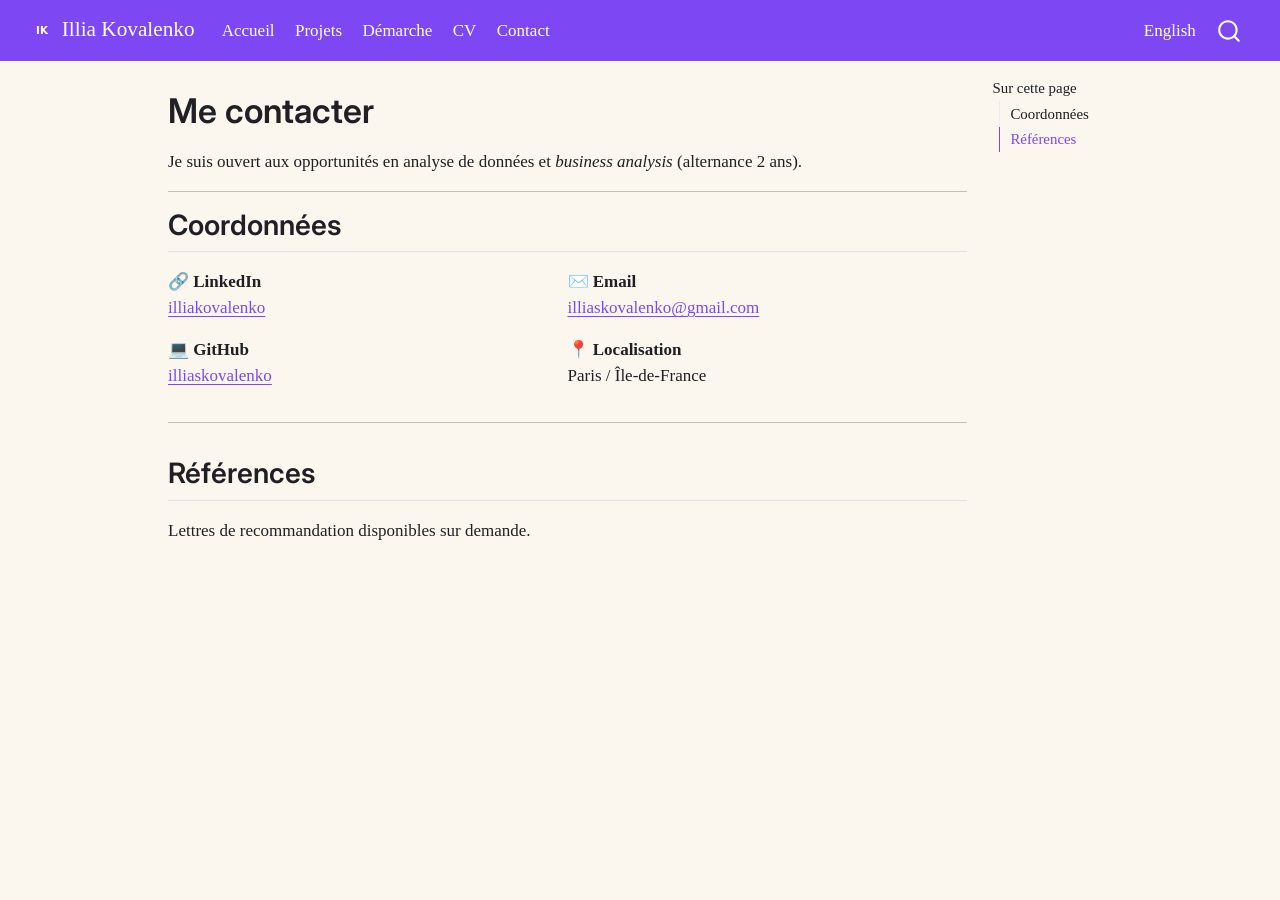
<file: docs/fr/contact.html>
<!DOCTYPE html>
<html xmlns="http://www.w3.org/1999/xhtml" lang="fr-FR" xml:lang="fr-FR"><head>

<meta charset="utf-8">
<meta name="generator" content="quarto-1.8.27">

<meta name="viewport" content="width=device-width, initial-scale=1.0, user-scalable=yes">


<title>Me contacter – Illia Kovalenko</title>
<style>
code{white-space: pre-wrap;}
span.smallcaps{font-variant: small-caps;}
div.columns{display: flex; gap: min(4vw, 1.5em);}
div.column{flex: auto; overflow-x: auto;}
div.hanging-indent{margin-left: 1.5em; text-indent: -1.5em;}
ul.task-list{list-style: none;}
ul.task-list li input[type="checkbox"] {
  width: 0.8em;
  margin: 0 0.8em 0.2em -1em; /* quarto-specific, see https://github.com/quarto-dev/quarto-cli/issues/4556 */ 
  vertical-align: middle;
}
</style>


<script src="../site_libs/quarto-nav/quarto-nav.js"></script>
<script src="../site_libs/quarto-nav/headroom.min.js"></script>
<script src="../site_libs/clipboard/clipboard.min.js"></script>
<script src="../site_libs/quarto-search/autocomplete.umd.js"></script>
<script src="../site_libs/quarto-search/fuse.min.js"></script>
<script src="../site_libs/quarto-search/quarto-search.js"></script>
<meta name="quarto:offset" content="../">
<link href="../images/favicon.ico" rel="icon">
<script src="../site_libs/quarto-html/quarto.js" type="module"></script>
<script src="../site_libs/quarto-html/tabsets/tabsets.js" type="module"></script>
<script src="../site_libs/quarto-html/axe/axe-check.js" type="module"></script>
<script src="../site_libs/quarto-html/popper.min.js"></script>
<script src="../site_libs/quarto-html/tippy.umd.min.js"></script>
<script src="../site_libs/quarto-html/anchor.min.js"></script>
<link href="../site_libs/quarto-html/tippy.css" rel="stylesheet">
<link href="../site_libs/quarto-html/quarto-syntax-highlighting-ed96de9b727972fe78a7b5d16c58bf87.css" rel="stylesheet" class="quarto-color-scheme" id="quarto-text-highlighting-styles">
<link href="../site_libs/quarto-html/quarto-syntax-highlighting-dark-4d9afe2b8d18ee9fa5d0d57b5ed4214d.css" rel="stylesheet" class="quarto-color-scheme quarto-color-alternate" id="quarto-text-highlighting-styles">
<link href="../site_libs/quarto-html/quarto-syntax-highlighting-ed96de9b727972fe78a7b5d16c58bf87.css" rel="stylesheet" class="quarto-color-scheme-extra" id="quarto-text-highlighting-styles">
<script src="../site_libs/bootstrap/bootstrap.min.js"></script>
<link href="../site_libs/bootstrap/bootstrap-icons.css" rel="stylesheet">
<link href="../site_libs/bootstrap/bootstrap-7cf6dd9b30dd1244900d342ab7296f0b.min.css" rel="stylesheet" append-hash="true" class="quarto-color-scheme" id="quarto-bootstrap" data-mode="light">
<link href="../site_libs/bootstrap/bootstrap-dark-e03fe961f342b3c7a8289c94da64632f.min.css" rel="stylesheet" append-hash="true" class="quarto-color-scheme quarto-color-alternate" id="quarto-bootstrap" data-mode="light">
<link href="../site_libs/bootstrap/bootstrap-7cf6dd9b30dd1244900d342ab7296f0b.min.css" rel="stylesheet" append-hash="true" class="quarto-color-scheme-extra" id="quarto-bootstrap" data-mode="light">
<script id="quarto-search-options" type="application/json">{
  "location": "navbar",
  "copy-button": false,
  "collapse-after": 3,
  "panel-placement": "end",
  "type": "overlay",
  "limit": 50,
  "keyboard-shortcut": [
    "f",
    "/",
    "s"
  ],
  "show-item-context": false,
  "language": {
    "search-no-results-text": "Pas de résultats",
    "search-matching-documents-text": "documents trouvés",
    "search-copy-link-title": "Copier le lien vers la recherche",
    "search-hide-matches-text": "Cacher les correspondances additionnelles",
    "search-more-match-text": "correspondance de plus dans ce document",
    "search-more-matches-text": "correspondances de plus dans ce document",
    "search-clear-button-title": "Effacer",
    "search-text-placeholder": "",
    "search-detached-cancel-button-title": "Annuler",
    "search-submit-button-title": "Envoyer",
    "search-label": "Recherche"
  }
}</script>
<script defer="" src="../js/lang-switch.js"></script>


<link rel="stylesheet" href="../styles.css">
</head>

<body class="nav-fixed quarto-light">

<div id="quarto-search-results"></div>
  <header id="quarto-header" class="headroom fixed-top">
    <nav class="navbar navbar-expand-lg " data-bs-theme="dark">
      <div class="navbar-container container-fluid">
      <div class="navbar-brand-container mx-auto">
    <a href="../index.html" class="navbar-brand navbar-brand-logo">
    <img src="../images/ik-monogram.svg" alt="" class="navbar-logo light-content">
    <img src="../images/ik-monogram.svg" alt="" class="navbar-logo dark-content">
    </a>
    <a class="navbar-brand" href="../index.html">
    <span class="navbar-title">Illia Kovalenko</span>
    </a>
  </div>
            <div id="quarto-search" class="" title="Recherche"></div>
          <button class="navbar-toggler" type="button" data-bs-toggle="collapse" data-bs-target="#navbarCollapse" aria-controls="navbarCollapse" role="menu" aria-expanded="false" aria-label="Basculer la navigation" onclick="if (window.quartoToggleHeadroom) { window.quartoToggleHeadroom(); }">
  <span class="navbar-toggler-icon"></span>
</button>
          <div class="collapse navbar-collapse" id="navbarCollapse">
            <ul class="navbar-nav navbar-nav-scroll me-auto">
  <li class="nav-item">
    <a class="nav-link" href="../fr/index.html"> 
<span class="menu-text">Accueil</span></a>
  </li>  
  <li class="nav-item">
    <a class="nav-link" href="../fr/projects.html"> 
<span class="menu-text">Projets</span></a>
  </li>  
  <li class="nav-item">
    <a class="nav-link" href="../fr/method.html"> 
<span class="menu-text">Démarche</span></a>
  </li>  
  <li class="nav-item">
    <a class="nav-link" href="../fr/cv.html"> 
<span class="menu-text">CV</span></a>
  </li>  
  <li class="nav-item">
    <a class="nav-link active" href="../fr/contact.html" aria-current="page"> 
<span class="menu-text">Contact</span></a>
  </li>  
</ul>
            <ul class="navbar-nav navbar-nav-scroll ms-auto">
  <li class="nav-item">
    <a class="nav-link" href="../en/"> 
<span class="menu-text">English</span></a>
  </li>  
</ul>
          </div> <!-- /navcollapse -->
            <div class="quarto-navbar-tools">
</div>
      </div> <!-- /container-fluid -->
    </nav>
</header>
<!-- content -->
<div id="quarto-content" class="quarto-container page-columns page-rows-contents page-layout-article page-navbar">
<!-- sidebar -->
<!-- margin-sidebar -->
    <div id="quarto-margin-sidebar" class="sidebar margin-sidebar">
        <nav id="TOC" role="doc-toc" class="toc-active">
    <h2 id="toc-title">Sur cette page</h2>
   
  <ul>
  <li><a href="#coordonnées" id="toc-coordonnées" class="nav-link active" data-scroll-target="#coordonnées">Coordonnées</a></li>
  <li><a href="#références" id="toc-références" class="nav-link" data-scroll-target="#références">Références</a></li>
  </ul>
</nav>
    </div>
<!-- main -->
<main class="content" id="quarto-document-content">

<header id="title-block-header" class="quarto-title-block default">
<div class="quarto-title">
<h1 class="title">Me contacter</h1>
</div>



<div class="quarto-title-meta">

    
  
    
  </div>
  


</header>


<p>Je suis ouvert aux opportunités en analyse de données et <em>business analysis</em> (alternance 2 ans).</p>
<hr>
<section id="coordonnées" class="level2">
<h2 class="anchored" data-anchor-id="coordonnées">Coordonnées</h2>
<div class="columns">
<div class="column" style="width:50%;">
<p>🔗 <strong>LinkedIn</strong><br>
<a href="https://www.linkedin.com/in/illiakovalenko" target="_blank">illiakovalenko</a></p>
<p>💻 <strong>GitHub</strong><br>
<a href="https://github.com/illiaskovalenko" target="_blank">illiaskovalenko</a></p>
</div><div class="column" style="width:50%;">
<p>✉️ <strong>Email</strong><br>
<a href="mailto:illiaskovalenko@gmail.com">illiaskovalenko@gmail.com</a></p>
<p>📍 <strong>Localisation</strong><br>
Paris / Île-de-France</p>
</div>
</div>
<hr>
</section>
<section id="références" class="level2">
<h2 class="anchored" data-anchor-id="références">Références</h2>
<p>Lettres de recommandation disponibles sur demande.</p>


</section>

</main> <!-- /main -->
<script id="quarto-html-after-body" type="application/javascript">
  window.document.addEventListener("DOMContentLoaded", function (event) {
    const icon = "";
    const anchorJS = new window.AnchorJS();
    anchorJS.options = {
      placement: 'right',
      icon: icon
    };
    anchorJS.add('.anchored');
    const isCodeAnnotation = (el) => {
      for (const clz of el.classList) {
        if (clz.startsWith('code-annotation-')) {                     
          return true;
        }
      }
      return false;
    }
    const onCopySuccess = function(e) {
      // button target
      const button = e.trigger;
      // don't keep focus
      button.blur();
      // flash "checked"
      button.classList.add('code-copy-button-checked');
      var currentTitle = button.getAttribute("title");
      button.setAttribute("title", "Copié");
      let tooltip;
      if (window.bootstrap) {
        button.setAttribute("data-bs-toggle", "tooltip");
        button.setAttribute("data-bs-placement", "left");
        button.setAttribute("data-bs-title", "Copié");
        tooltip = new bootstrap.Tooltip(button, 
          { trigger: "manual", 
            customClass: "code-copy-button-tooltip",
            offset: [0, -8]});
        tooltip.show();    
      }
      setTimeout(function() {
        if (tooltip) {
          tooltip.hide();
          button.removeAttribute("data-bs-title");
          button.removeAttribute("data-bs-toggle");
          button.removeAttribute("data-bs-placement");
        }
        button.setAttribute("title", currentTitle);
        button.classList.remove('code-copy-button-checked');
      }, 1000);
      // clear code selection
      e.clearSelection();
    }
    const getTextToCopy = function(trigger) {
      const outerScaffold = trigger.parentElement.cloneNode(true);
      const codeEl = outerScaffold.querySelector('code');
      for (const childEl of codeEl.children) {
        if (isCodeAnnotation(childEl)) {
          childEl.remove();
        }
      }
      return codeEl.innerText;
    }
    const clipboard = new window.ClipboardJS('.code-copy-button:not([data-in-quarto-modal])', {
      text: getTextToCopy
    });
    clipboard.on('success', onCopySuccess);
    if (window.document.getElementById('quarto-embedded-source-code-modal')) {
      const clipboardModal = new window.ClipboardJS('.code-copy-button[data-in-quarto-modal]', {
        text: getTextToCopy,
        container: window.document.getElementById('quarto-embedded-source-code-modal')
      });
      clipboardModal.on('success', onCopySuccess);
    }
      var localhostRegex = new RegExp(/^(?:http|https):\/\/localhost\:?[0-9]*\//);
      var mailtoRegex = new RegExp(/^mailto:/);
        var filterRegex = new RegExp('/' + window.location.host + '/');
      var isInternal = (href) => {
          return filterRegex.test(href) || localhostRegex.test(href) || mailtoRegex.test(href);
      }
      // Inspect non-navigation links and adorn them if external
     var links = window.document.querySelectorAll('a[href]:not(.nav-link):not(.navbar-brand):not(.toc-action):not(.sidebar-link):not(.sidebar-item-toggle):not(.pagination-link):not(.no-external):not([aria-hidden]):not(.dropdown-item):not(.quarto-navigation-tool):not(.about-link)');
      for (var i=0; i<links.length; i++) {
        const link = links[i];
        if (!isInternal(link.href)) {
          // undo the damage that might have been done by quarto-nav.js in the case of
          // links that we want to consider external
          if (link.dataset.originalHref !== undefined) {
            link.href = link.dataset.originalHref;
          }
        }
      }
    function tippyHover(el, contentFn, onTriggerFn, onUntriggerFn) {
      const config = {
        allowHTML: true,
        maxWidth: 500,
        delay: 100,
        arrow: false,
        appendTo: function(el) {
            return el.parentElement;
        },
        interactive: true,
        interactiveBorder: 10,
        theme: 'quarto',
        placement: 'bottom-start',
      };
      if (contentFn) {
        config.content = contentFn;
      }
      if (onTriggerFn) {
        config.onTrigger = onTriggerFn;
      }
      if (onUntriggerFn) {
        config.onUntrigger = onUntriggerFn;
      }
      window.tippy(el, config); 
    }
    const noterefs = window.document.querySelectorAll('a[role="doc-noteref"]');
    for (var i=0; i<noterefs.length; i++) {
      const ref = noterefs[i];
      tippyHover(ref, function() {
        // use id or data attribute instead here
        let href = ref.getAttribute('data-footnote-href') || ref.getAttribute('href');
        try { href = new URL(href).hash; } catch {}
        const id = href.replace(/^#\/?/, "");
        const note = window.document.getElementById(id);
        if (note) {
          return note.innerHTML;
        } else {
          return "";
        }
      });
    }
    const xrefs = window.document.querySelectorAll('a.quarto-xref');
    const processXRef = (id, note) => {
      // Strip column container classes
      const stripColumnClz = (el) => {
        el.classList.remove("page-full", "page-columns");
        if (el.children) {
          for (const child of el.children) {
            stripColumnClz(child);
          }
        }
      }
      stripColumnClz(note)
      if (id === null || id.startsWith('sec-')) {
        // Special case sections, only their first couple elements
        const container = document.createElement("div");
        if (note.children && note.children.length > 2) {
          container.appendChild(note.children[0].cloneNode(true));
          for (let i = 1; i < note.children.length; i++) {
            const child = note.children[i];
            if (child.tagName === "P" && child.innerText === "") {
              continue;
            } else {
              container.appendChild(child.cloneNode(true));
              break;
            }
          }
          if (window.Quarto?.typesetMath) {
            window.Quarto.typesetMath(container);
          }
          return container.innerHTML
        } else {
          if (window.Quarto?.typesetMath) {
            window.Quarto.typesetMath(note);
          }
          return note.innerHTML;
        }
      } else {
        // Remove any anchor links if they are present
        const anchorLink = note.querySelector('a.anchorjs-link');
        if (anchorLink) {
          anchorLink.remove();
        }
        if (window.Quarto?.typesetMath) {
          window.Quarto.typesetMath(note);
        }
        if (note.classList.contains("callout")) {
          return note.outerHTML;
        } else {
          return note.innerHTML;
        }
      }
    }
    for (var i=0; i<xrefs.length; i++) {
      const xref = xrefs[i];
      tippyHover(xref, undefined, function(instance) {
        instance.disable();
        let url = xref.getAttribute('href');
        let hash = undefined; 
        if (url.startsWith('#')) {
          hash = url;
        } else {
          try { hash = new URL(url).hash; } catch {}
        }
        if (hash) {
          const id = hash.replace(/^#\/?/, "");
          const note = window.document.getElementById(id);
          if (note !== null) {
            try {
              const html = processXRef(id, note.cloneNode(true));
              instance.setContent(html);
            } finally {
              instance.enable();
              instance.show();
            }
          } else {
            // See if we can fetch this
            fetch(url.split('#')[0])
            .then(res => res.text())
            .then(html => {
              const parser = new DOMParser();
              const htmlDoc = parser.parseFromString(html, "text/html");
              const note = htmlDoc.getElementById(id);
              if (note !== null) {
                const html = processXRef(id, note);
                instance.setContent(html);
              } 
            }).finally(() => {
              instance.enable();
              instance.show();
            });
          }
        } else {
          // See if we can fetch a full url (with no hash to target)
          // This is a special case and we should probably do some content thinning / targeting
          fetch(url)
          .then(res => res.text())
          .then(html => {
            const parser = new DOMParser();
            const htmlDoc = parser.parseFromString(html, "text/html");
            const note = htmlDoc.querySelector('main.content');
            if (note !== null) {
              // This should only happen for chapter cross references
              // (since there is no id in the URL)
              // remove the first header
              if (note.children.length > 0 && note.children[0].tagName === "HEADER") {
                note.children[0].remove();
              }
              const html = processXRef(null, note);
              instance.setContent(html);
            } 
          }).finally(() => {
            instance.enable();
            instance.show();
          });
        }
      }, function(instance) {
      });
    }
        let selectedAnnoteEl;
        const selectorForAnnotation = ( cell, annotation) => {
          let cellAttr = 'data-code-cell="' + cell + '"';
          let lineAttr = 'data-code-annotation="' +  annotation + '"';
          const selector = 'span[' + cellAttr + '][' + lineAttr + ']';
          return selector;
        }
        const selectCodeLines = (annoteEl) => {
          const doc = window.document;
          const targetCell = annoteEl.getAttribute("data-target-cell");
          const targetAnnotation = annoteEl.getAttribute("data-target-annotation");
          const annoteSpan = window.document.querySelector(selectorForAnnotation(targetCell, targetAnnotation));
          const lines = annoteSpan.getAttribute("data-code-lines").split(",");
          const lineIds = lines.map((line) => {
            return targetCell + "-" + line;
          })
          let top = null;
          let height = null;
          let parent = null;
          if (lineIds.length > 0) {
              //compute the position of the single el (top and bottom and make a div)
              const el = window.document.getElementById(lineIds[0]);
              top = el.offsetTop;
              height = el.offsetHeight;
              parent = el.parentElement.parentElement;
            if (lineIds.length > 1) {
              const lastEl = window.document.getElementById(lineIds[lineIds.length - 1]);
              const bottom = lastEl.offsetTop + lastEl.offsetHeight;
              height = bottom - top;
            }
            if (top !== null && height !== null && parent !== null) {
              // cook up a div (if necessary) and position it 
              let div = window.document.getElementById("code-annotation-line-highlight");
              if (div === null) {
                div = window.document.createElement("div");
                div.setAttribute("id", "code-annotation-line-highlight");
                div.style.position = 'absolute';
                parent.appendChild(div);
              }
              div.style.top = top - 2 + "px";
              div.style.height = height + 4 + "px";
              div.style.left = 0;
              let gutterDiv = window.document.getElementById("code-annotation-line-highlight-gutter");
              if (gutterDiv === null) {
                gutterDiv = window.document.createElement("div");
                gutterDiv.setAttribute("id", "code-annotation-line-highlight-gutter");
                gutterDiv.style.position = 'absolute';
                const codeCell = window.document.getElementById(targetCell);
                const gutter = codeCell.querySelector('.code-annotation-gutter');
                gutter.appendChild(gutterDiv);
              }
              gutterDiv.style.top = top - 2 + "px";
              gutterDiv.style.height = height + 4 + "px";
            }
            selectedAnnoteEl = annoteEl;
          }
        };
        const unselectCodeLines = () => {
          const elementsIds = ["code-annotation-line-highlight", "code-annotation-line-highlight-gutter"];
          elementsIds.forEach((elId) => {
            const div = window.document.getElementById(elId);
            if (div) {
              div.remove();
            }
          });
          selectedAnnoteEl = undefined;
        };
          // Handle positioning of the toggle
      window.addEventListener(
        "resize",
        throttle(() => {
          elRect = undefined;
          if (selectedAnnoteEl) {
            selectCodeLines(selectedAnnoteEl);
          }
        }, 10)
      );
      function throttle(fn, ms) {
      let throttle = false;
      let timer;
        return (...args) => {
          if(!throttle) { // first call gets through
              fn.apply(this, args);
              throttle = true;
          } else { // all the others get throttled
              if(timer) clearTimeout(timer); // cancel #2
              timer = setTimeout(() => {
                fn.apply(this, args);
                timer = throttle = false;
              }, ms);
          }
        };
      }
        // Attach click handler to the DT
        const annoteDls = window.document.querySelectorAll('dt[data-target-cell]');
        for (const annoteDlNode of annoteDls) {
          annoteDlNode.addEventListener('click', (event) => {
            const clickedEl = event.target;
            if (clickedEl !== selectedAnnoteEl) {
              unselectCodeLines();
              const activeEl = window.document.querySelector('dt[data-target-cell].code-annotation-active');
              if (activeEl) {
                activeEl.classList.remove('code-annotation-active');
              }
              selectCodeLines(clickedEl);
              clickedEl.classList.add('code-annotation-active');
            } else {
              // Unselect the line
              unselectCodeLines();
              clickedEl.classList.remove('code-annotation-active');
            }
          });
        }
    const findCites = (el) => {
      const parentEl = el.parentElement;
      if (parentEl) {
        const cites = parentEl.dataset.cites;
        if (cites) {
          return {
            el,
            cites: cites.split(' ')
          };
        } else {
          return findCites(el.parentElement)
        }
      } else {
        return undefined;
      }
    };
    var bibliorefs = window.document.querySelectorAll('a[role="doc-biblioref"]');
    for (var i=0; i<bibliorefs.length; i++) {
      const ref = bibliorefs[i];
      const citeInfo = findCites(ref);
      if (citeInfo) {
        tippyHover(citeInfo.el, function() {
          var popup = window.document.createElement('div');
          citeInfo.cites.forEach(function(cite) {
            var citeDiv = window.document.createElement('div');
            citeDiv.classList.add('hanging-indent');
            citeDiv.classList.add('csl-entry');
            var biblioDiv = window.document.getElementById('ref-' + cite);
            if (biblioDiv) {
              citeDiv.innerHTML = biblioDiv.innerHTML;
            }
            popup.appendChild(citeDiv);
          });
          return popup.innerHTML;
        });
      }
    }
  });
  </script>
</div> <!-- /content -->




</body></html>
</file>
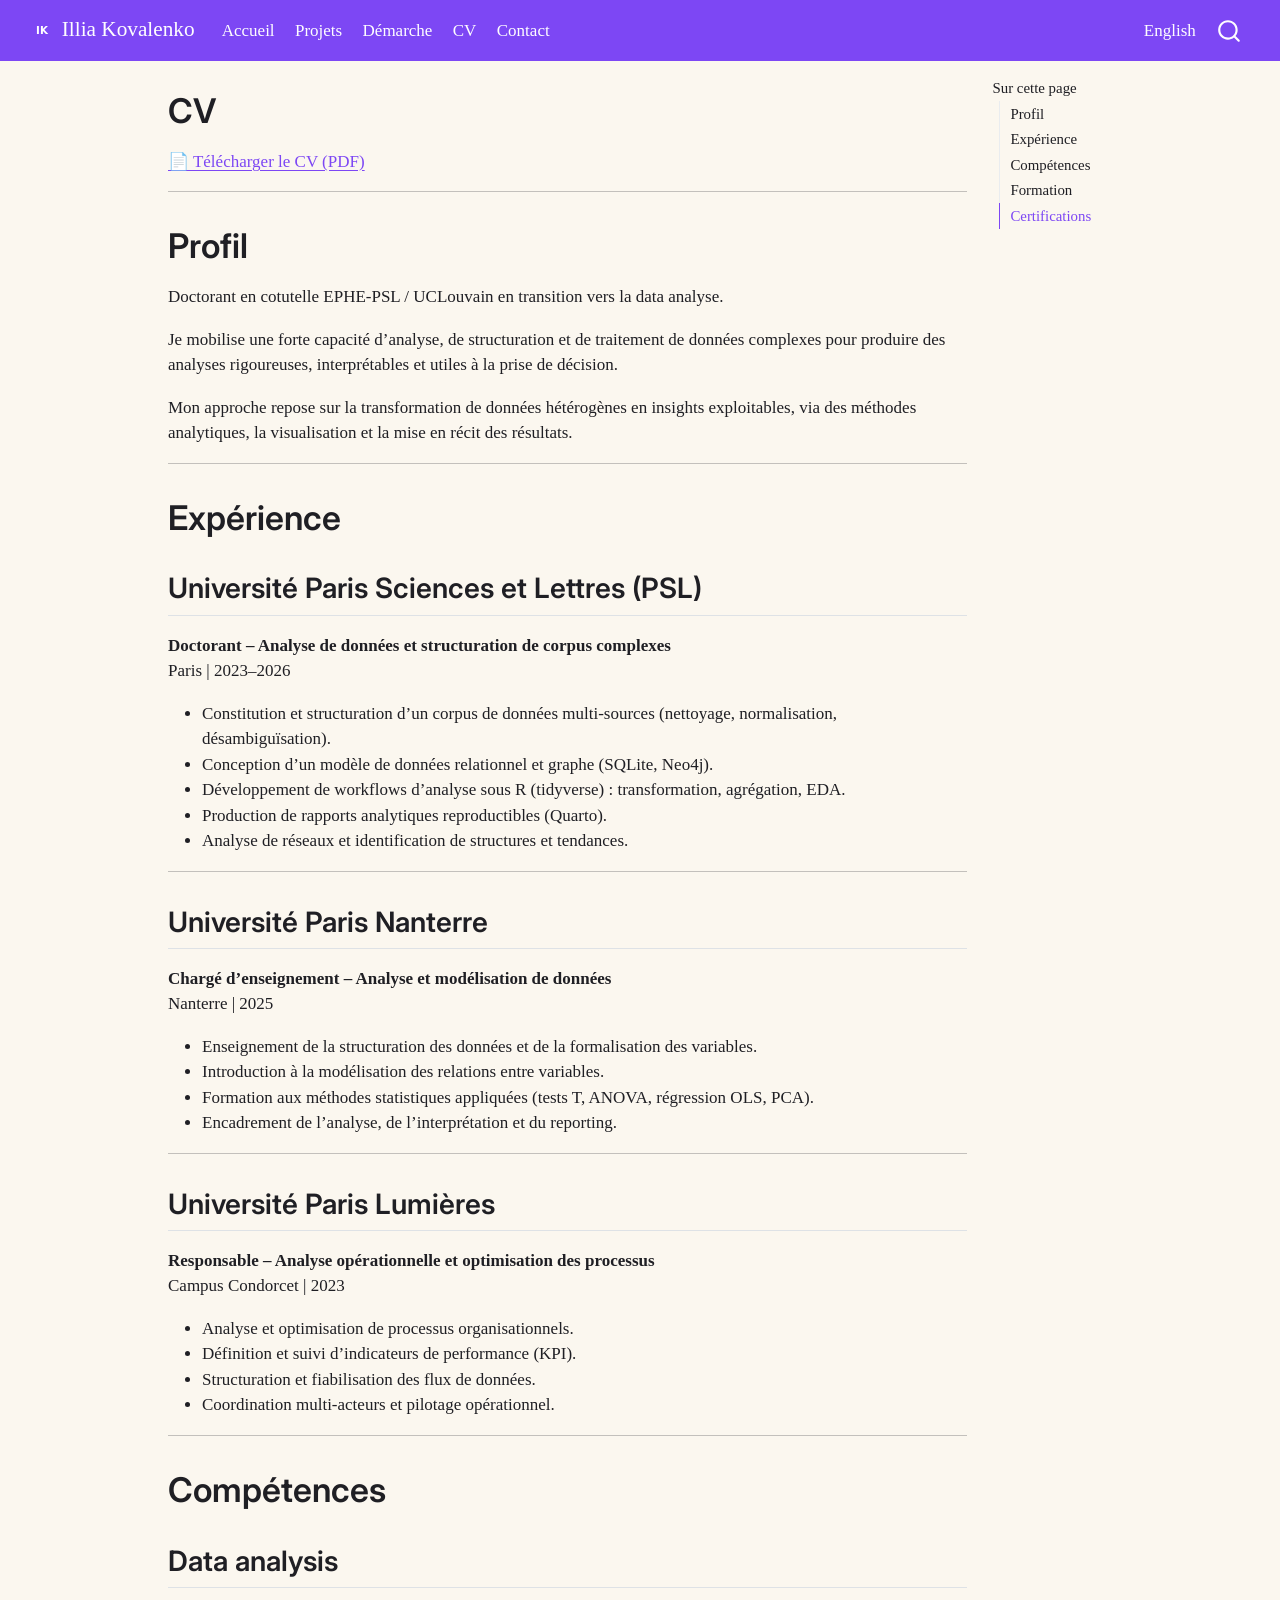
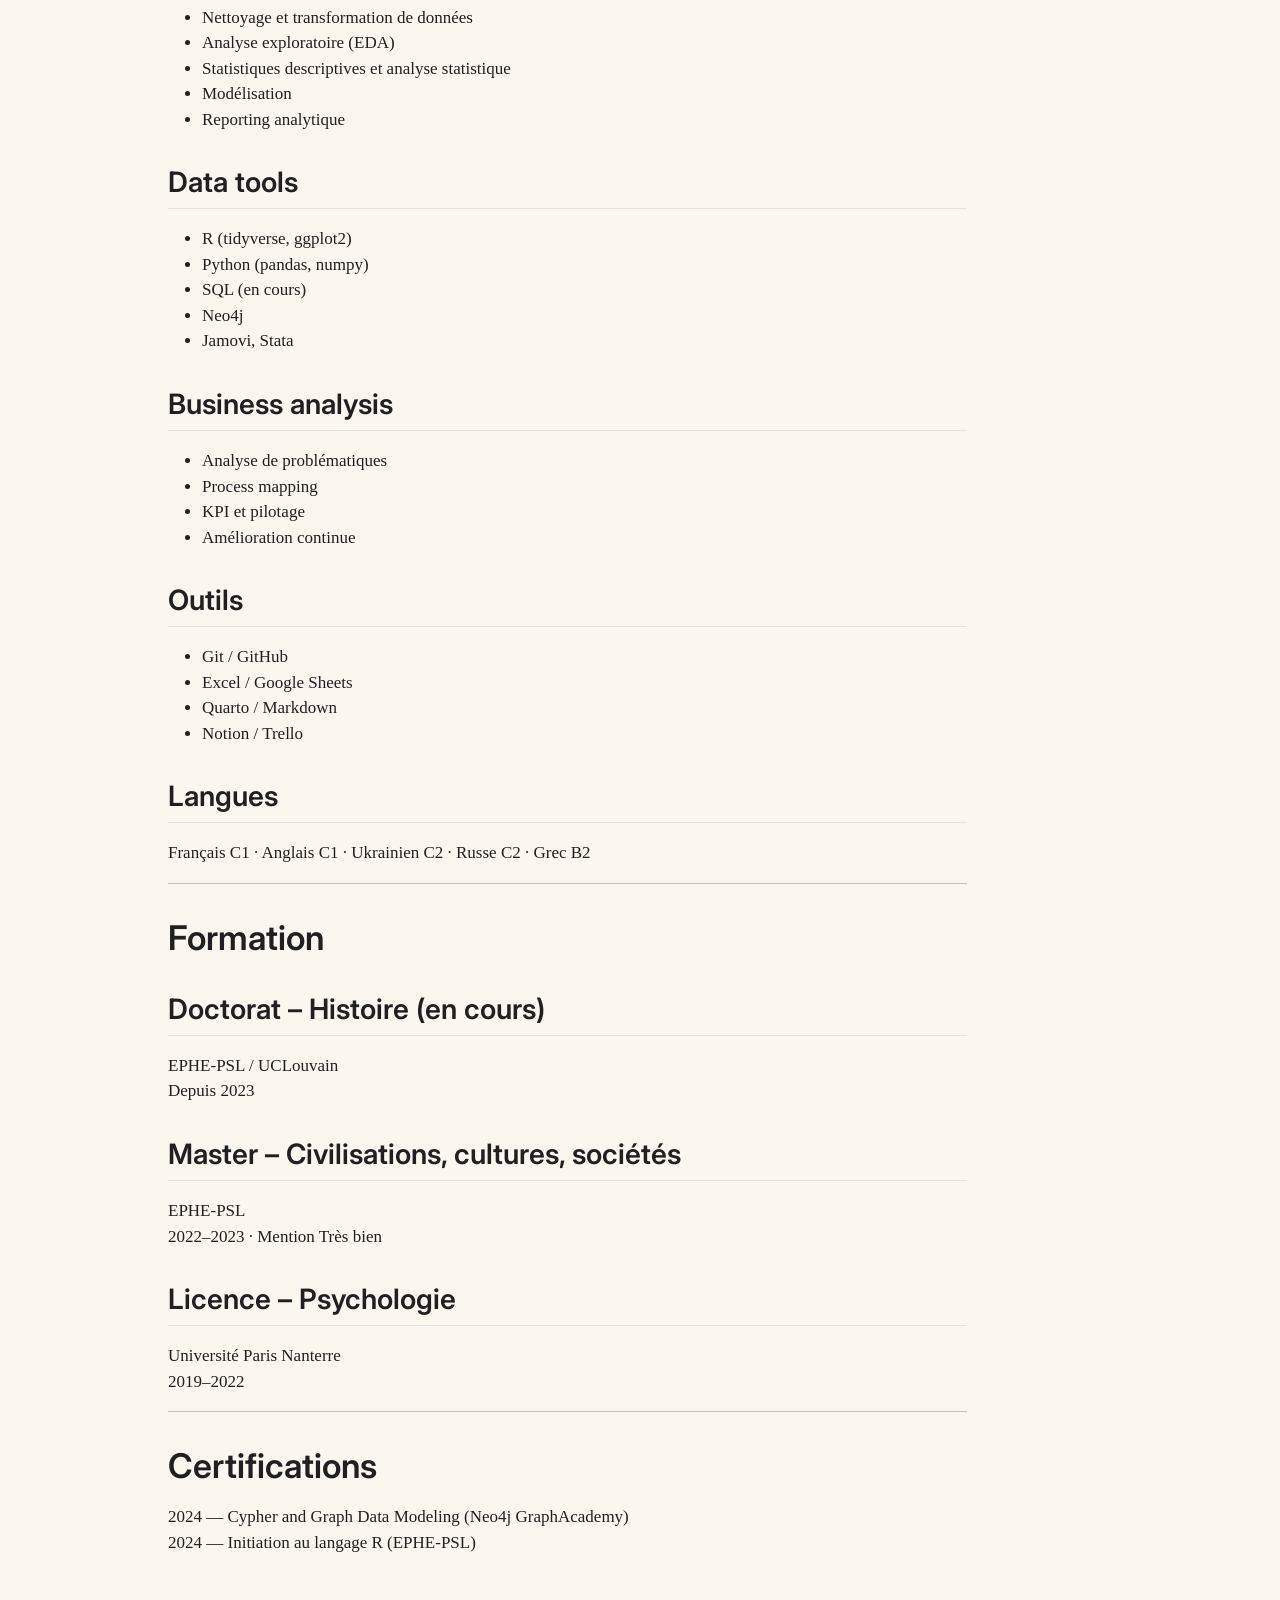
<file: docs/fr/cv.html>
<!DOCTYPE html>
<html xmlns="http://www.w3.org/1999/xhtml" lang="fr-FR" xml:lang="fr-FR"><head>

<meta charset="utf-8">
<meta name="generator" content="quarto-1.8.27">

<meta name="viewport" content="width=device-width, initial-scale=1.0, user-scalable=yes">


<title>CV – Illia Kovalenko</title>
<style>
code{white-space: pre-wrap;}
span.smallcaps{font-variant: small-caps;}
div.columns{display: flex; gap: min(4vw, 1.5em);}
div.column{flex: auto; overflow-x: auto;}
div.hanging-indent{margin-left: 1.5em; text-indent: -1.5em;}
ul.task-list{list-style: none;}
ul.task-list li input[type="checkbox"] {
  width: 0.8em;
  margin: 0 0.8em 0.2em -1em; /* quarto-specific, see https://github.com/quarto-dev/quarto-cli/issues/4556 */ 
  vertical-align: middle;
}
</style>


<script src="../site_libs/quarto-nav/quarto-nav.js"></script>
<script src="../site_libs/quarto-nav/headroom.min.js"></script>
<script src="../site_libs/clipboard/clipboard.min.js"></script>
<script src="../site_libs/quarto-search/autocomplete.umd.js"></script>
<script src="../site_libs/quarto-search/fuse.min.js"></script>
<script src="../site_libs/quarto-search/quarto-search.js"></script>
<meta name="quarto:offset" content="../">
<link href="../images/favicon.ico" rel="icon">
<script src="../site_libs/quarto-html/quarto.js" type="module"></script>
<script src="../site_libs/quarto-html/tabsets/tabsets.js" type="module"></script>
<script src="../site_libs/quarto-html/axe/axe-check.js" type="module"></script>
<script src="../site_libs/quarto-html/popper.min.js"></script>
<script src="../site_libs/quarto-html/tippy.umd.min.js"></script>
<script src="../site_libs/quarto-html/anchor.min.js"></script>
<link href="../site_libs/quarto-html/tippy.css" rel="stylesheet">
<link href="../site_libs/quarto-html/quarto-syntax-highlighting-ed96de9b727972fe78a7b5d16c58bf87.css" rel="stylesheet" class="quarto-color-scheme" id="quarto-text-highlighting-styles">
<link href="../site_libs/quarto-html/quarto-syntax-highlighting-dark-4d9afe2b8d18ee9fa5d0d57b5ed4214d.css" rel="stylesheet" class="quarto-color-scheme quarto-color-alternate" id="quarto-text-highlighting-styles">
<link href="../site_libs/quarto-html/quarto-syntax-highlighting-ed96de9b727972fe78a7b5d16c58bf87.css" rel="stylesheet" class="quarto-color-scheme-extra" id="quarto-text-highlighting-styles">
<script src="../site_libs/bootstrap/bootstrap.min.js"></script>
<link href="../site_libs/bootstrap/bootstrap-icons.css" rel="stylesheet">
<link href="../site_libs/bootstrap/bootstrap-7cf6dd9b30dd1244900d342ab7296f0b.min.css" rel="stylesheet" append-hash="true" class="quarto-color-scheme" id="quarto-bootstrap" data-mode="light">
<link href="../site_libs/bootstrap/bootstrap-dark-e03fe961f342b3c7a8289c94da64632f.min.css" rel="stylesheet" append-hash="true" class="quarto-color-scheme quarto-color-alternate" id="quarto-bootstrap" data-mode="light">
<link href="../site_libs/bootstrap/bootstrap-7cf6dd9b30dd1244900d342ab7296f0b.min.css" rel="stylesheet" append-hash="true" class="quarto-color-scheme-extra" id="quarto-bootstrap" data-mode="light">
<script id="quarto-search-options" type="application/json">{
  "location": "navbar",
  "copy-button": false,
  "collapse-after": 3,
  "panel-placement": "end",
  "type": "overlay",
  "limit": 50,
  "keyboard-shortcut": [
    "f",
    "/",
    "s"
  ],
  "show-item-context": false,
  "language": {
    "search-no-results-text": "Pas de résultats",
    "search-matching-documents-text": "documents trouvés",
    "search-copy-link-title": "Copier le lien vers la recherche",
    "search-hide-matches-text": "Cacher les correspondances additionnelles",
    "search-more-match-text": "correspondance de plus dans ce document",
    "search-more-matches-text": "correspondances de plus dans ce document",
    "search-clear-button-title": "Effacer",
    "search-text-placeholder": "",
    "search-detached-cancel-button-title": "Annuler",
    "search-submit-button-title": "Envoyer",
    "search-label": "Recherche"
  }
}</script>
<script defer="" src="../js/lang-switch.js"></script>


<link rel="stylesheet" href="../styles.css">
</head>

<body class="nav-fixed quarto-light">

<div id="quarto-search-results"></div>
  <header id="quarto-header" class="headroom fixed-top">
    <nav class="navbar navbar-expand-lg " data-bs-theme="dark">
      <div class="navbar-container container-fluid">
      <div class="navbar-brand-container mx-auto">
    <a href="../index.html" class="navbar-brand navbar-brand-logo">
    <img src="../images/ik-monogram.svg" alt="" class="navbar-logo light-content">
    <img src="../images/ik-monogram.svg" alt="" class="navbar-logo dark-content">
    </a>
    <a class="navbar-brand" href="../index.html">
    <span class="navbar-title">Illia Kovalenko</span>
    </a>
  </div>
            <div id="quarto-search" class="" title="Recherche"></div>
          <button class="navbar-toggler" type="button" data-bs-toggle="collapse" data-bs-target="#navbarCollapse" aria-controls="navbarCollapse" role="menu" aria-expanded="false" aria-label="Basculer la navigation" onclick="if (window.quartoToggleHeadroom) { window.quartoToggleHeadroom(); }">
  <span class="navbar-toggler-icon"></span>
</button>
          <div class="collapse navbar-collapse" id="navbarCollapse">
            <ul class="navbar-nav navbar-nav-scroll me-auto">
  <li class="nav-item">
    <a class="nav-link" href="../fr/index.html"> 
<span class="menu-text">Accueil</span></a>
  </li>  
  <li class="nav-item">
    <a class="nav-link" href="../fr/projects.html"> 
<span class="menu-text">Projets</span></a>
  </li>  
  <li class="nav-item">
    <a class="nav-link" href="../fr/method.html"> 
<span class="menu-text">Démarche</span></a>
  </li>  
  <li class="nav-item">
    <a class="nav-link active" href="../fr/cv.html" aria-current="page"> 
<span class="menu-text">CV</span></a>
  </li>  
  <li class="nav-item">
    <a class="nav-link" href="../fr/contact.html"> 
<span class="menu-text">Contact</span></a>
  </li>  
</ul>
            <ul class="navbar-nav navbar-nav-scroll ms-auto">
  <li class="nav-item">
    <a class="nav-link" href="../en/"> 
<span class="menu-text">English</span></a>
  </li>  
</ul>
          </div> <!-- /navcollapse -->
            <div class="quarto-navbar-tools">
</div>
      </div> <!-- /container-fluid -->
    </nav>
</header>
<!-- content -->
<div id="quarto-content" class="quarto-container page-columns page-rows-contents page-layout-article page-navbar">
<!-- sidebar -->
<!-- margin-sidebar -->
    <div id="quarto-margin-sidebar" class="sidebar margin-sidebar">
        <nav id="TOC" role="doc-toc" class="toc-active">
    <h2 id="toc-title">Sur cette page</h2>
   
  <ul>
  <li><a href="#profil" id="toc-profil" class="nav-link active" data-scroll-target="#profil">Profil</a></li>
  <li><a href="#expérience" id="toc-expérience" class="nav-link" data-scroll-target="#expérience">Expérience</a>
  <ul class="collapse">
  <li><a href="#université-paris-sciences-et-lettres-psl" id="toc-université-paris-sciences-et-lettres-psl" class="nav-link" data-scroll-target="#université-paris-sciences-et-lettres-psl">Université Paris Sciences et Lettres (PSL)</a></li>
  <li><a href="#université-paris-nanterre" id="toc-université-paris-nanterre" class="nav-link" data-scroll-target="#université-paris-nanterre">Université Paris Nanterre</a></li>
  <li><a href="#université-paris-lumières" id="toc-université-paris-lumières" class="nav-link" data-scroll-target="#université-paris-lumières">Université Paris Lumières</a></li>
  </ul></li>
  <li><a href="#compétences" id="toc-compétences" class="nav-link" data-scroll-target="#compétences">Compétences</a>
  <ul class="collapse">
  <li><a href="#data-analysis" id="toc-data-analysis" class="nav-link" data-scroll-target="#data-analysis">Data analysis</a></li>
  <li><a href="#data-tools" id="toc-data-tools" class="nav-link" data-scroll-target="#data-tools">Data tools</a></li>
  <li><a href="#business-analysis" id="toc-business-analysis" class="nav-link" data-scroll-target="#business-analysis">Business analysis</a></li>
  <li><a href="#outils" id="toc-outils" class="nav-link" data-scroll-target="#outils">Outils</a></li>
  <li><a href="#langues" id="toc-langues" class="nav-link" data-scroll-target="#langues">Langues</a></li>
  </ul></li>
  <li><a href="#formation" id="toc-formation" class="nav-link" data-scroll-target="#formation">Formation</a>
  <ul class="collapse">
  <li><a href="#doctorat-histoire-en-cours" id="toc-doctorat-histoire-en-cours" class="nav-link" data-scroll-target="#doctorat-histoire-en-cours">Doctorat – Histoire (en cours)</a></li>
  <li><a href="#master-civilisations-cultures-sociétés" id="toc-master-civilisations-cultures-sociétés" class="nav-link" data-scroll-target="#master-civilisations-cultures-sociétés">Master – Civilisations, cultures, sociétés</a></li>
  <li><a href="#licence-psychologie" id="toc-licence-psychologie" class="nav-link" data-scroll-target="#licence-psychologie">Licence – Psychologie</a></li>
  </ul></li>
  <li><a href="#certifications" id="toc-certifications" class="nav-link" data-scroll-target="#certifications">Certifications</a></li>
  </ul>
</nav>
    </div>
<!-- main -->
<main class="content" id="quarto-document-content">

<header id="title-block-header" class="quarto-title-block default">
<div class="quarto-title">
<h1 class="title">CV</h1>
</div>



<div class="quarto-title-meta">

    
  
    
  </div>
  


</header>


<p><a href="..\fr/cv.pdf">📄 Télécharger le CV (PDF)</a></p>
<hr>
<section id="profil" class="level1">
<h1>Profil</h1>
<p>Doctorant en cotutelle EPHE-PSL / UCLouvain en transition vers la data analyse.</p>
<p>Je mobilise une forte capacité d’analyse, de structuration et de traitement de données complexes pour produire des analyses rigoureuses, interprétables et utiles à la prise de décision.</p>
<p>Mon approche repose sur la transformation de données hétérogènes en insights exploitables, via des méthodes analytiques, la visualisation et la mise en récit des résultats.</p>
<hr>
</section>
<section id="expérience" class="level1">
<h1>Expérience</h1>
<section id="université-paris-sciences-et-lettres-psl" class="level2">
<h2 class="anchored" data-anchor-id="université-paris-sciences-et-lettres-psl">Université Paris Sciences et Lettres (PSL)</h2>
<p><strong>Doctorant – Analyse de données et structuration de corpus complexes</strong><br>
Paris | 2023–2026</p>
<ul>
<li>Constitution et structuration d’un corpus de données multi-sources (nettoyage, normalisation, désambiguïsation).</li>
<li>Conception d’un modèle de données relationnel et graphe (SQLite, Neo4j).</li>
<li>Développement de workflows d’analyse sous R (tidyverse) : transformation, agrégation, EDA.</li>
<li>Production de rapports analytiques reproductibles (Quarto).</li>
<li>Analyse de réseaux et identification de structures et tendances.</li>
</ul>
<hr>
</section>
<section id="université-paris-nanterre" class="level2">
<h2 class="anchored" data-anchor-id="université-paris-nanterre">Université Paris Nanterre</h2>
<p><strong>Chargé d’enseignement – Analyse et modélisation de données</strong><br>
Nanterre | 2025</p>
<ul>
<li>Enseignement de la structuration des données et de la formalisation des variables.</li>
<li>Introduction à la modélisation des relations entre variables.</li>
<li>Formation aux méthodes statistiques appliquées (tests T, ANOVA, régression OLS, PCA).</li>
<li>Encadrement de l’analyse, de l’interprétation et du reporting.</li>
</ul>
<hr>
</section>
<section id="université-paris-lumières" class="level2">
<h2 class="anchored" data-anchor-id="université-paris-lumières">Université Paris Lumières</h2>
<p><strong>Responsable – Analyse opérationnelle et optimisation des processus</strong><br>
Campus Condorcet | 2023</p>
<ul>
<li>Analyse et optimisation de processus organisationnels.</li>
<li>Définition et suivi d’indicateurs de performance (KPI).</li>
<li>Structuration et fiabilisation des flux de données.</li>
<li>Coordination multi-acteurs et pilotage opérationnel.</li>
</ul>
<hr>
</section>
</section>
<section id="compétences" class="level1">
<h1>Compétences</h1>
<section id="data-analysis" class="level2">
<h2 class="anchored" data-anchor-id="data-analysis">Data analysis</h2>
<ul>
<li>Nettoyage et transformation de données<br>
</li>
<li>Analyse exploratoire (EDA)<br>
</li>
<li>Statistiques descriptives et analyse statistique<br>
</li>
<li>Modélisation<br>
</li>
<li>Reporting analytique</li>
</ul>
</section>
<section id="data-tools" class="level2">
<h2 class="anchored" data-anchor-id="data-tools">Data tools</h2>
<ul>
<li>R (tidyverse, ggplot2)<br>
</li>
<li>Python (pandas, numpy)<br>
</li>
<li>SQL (en cours)<br>
</li>
<li>Neo4j<br>
</li>
<li>Jamovi, Stata</li>
</ul>
</section>
<section id="business-analysis" class="level2">
<h2 class="anchored" data-anchor-id="business-analysis">Business analysis</h2>
<ul>
<li>Analyse de problématiques<br>
</li>
<li>Process mapping<br>
</li>
<li>KPI et pilotage<br>
</li>
<li>Amélioration continue</li>
</ul>
</section>
<section id="outils" class="level2">
<h2 class="anchored" data-anchor-id="outils">Outils</h2>
<ul>
<li>Git / GitHub<br>
</li>
<li>Excel / Google Sheets<br>
</li>
<li>Quarto / Markdown<br>
</li>
<li>Notion / Trello</li>
</ul>
</section>
<section id="langues" class="level2">
<h2 class="anchored" data-anchor-id="langues">Langues</h2>
<p>Français C1 · Anglais C1 · Ukrainien C2 · Russe C2 · Grec B2</p>
<hr>
</section>
</section>
<section id="formation" class="level1">
<h1>Formation</h1>
<section id="doctorat-histoire-en-cours" class="level2">
<h2 class="anchored" data-anchor-id="doctorat-histoire-en-cours">Doctorat – Histoire (en cours)</h2>
<p>EPHE-PSL / UCLouvain<br>
Depuis 2023</p>
</section>
<section id="master-civilisations-cultures-sociétés" class="level2">
<h2 class="anchored" data-anchor-id="master-civilisations-cultures-sociétés">Master – Civilisations, cultures, sociétés</h2>
<p>EPHE-PSL<br>
2022–2023 · Mention Très bien</p>
</section>
<section id="licence-psychologie" class="level2">
<h2 class="anchored" data-anchor-id="licence-psychologie">Licence – Psychologie</h2>
<p>Université Paris Nanterre<br>
2019–2022</p>
<hr>
</section>
</section>
<section id="certifications" class="level1">
<h1>Certifications</h1>
<p>2024 — Cypher and Graph Data Modeling (Neo4j GraphAcademy)<br>
2024 — Initiation au langage R (EPHE-PSL)</p>


</section>

</main> <!-- /main -->
<script id="quarto-html-after-body" type="application/javascript">
  window.document.addEventListener("DOMContentLoaded", function (event) {
    const icon = "";
    const anchorJS = new window.AnchorJS();
    anchorJS.options = {
      placement: 'right',
      icon: icon
    };
    anchorJS.add('.anchored');
    const isCodeAnnotation = (el) => {
      for (const clz of el.classList) {
        if (clz.startsWith('code-annotation-')) {                     
          return true;
        }
      }
      return false;
    }
    const onCopySuccess = function(e) {
      // button target
      const button = e.trigger;
      // don't keep focus
      button.blur();
      // flash "checked"
      button.classList.add('code-copy-button-checked');
      var currentTitle = button.getAttribute("title");
      button.setAttribute("title", "Copié");
      let tooltip;
      if (window.bootstrap) {
        button.setAttribute("data-bs-toggle", "tooltip");
        button.setAttribute("data-bs-placement", "left");
        button.setAttribute("data-bs-title", "Copié");
        tooltip = new bootstrap.Tooltip(button, 
          { trigger: "manual", 
            customClass: "code-copy-button-tooltip",
            offset: [0, -8]});
        tooltip.show();    
      }
      setTimeout(function() {
        if (tooltip) {
          tooltip.hide();
          button.removeAttribute("data-bs-title");
          button.removeAttribute("data-bs-toggle");
          button.removeAttribute("data-bs-placement");
        }
        button.setAttribute("title", currentTitle);
        button.classList.remove('code-copy-button-checked');
      }, 1000);
      // clear code selection
      e.clearSelection();
    }
    const getTextToCopy = function(trigger) {
      const outerScaffold = trigger.parentElement.cloneNode(true);
      const codeEl = outerScaffold.querySelector('code');
      for (const childEl of codeEl.children) {
        if (isCodeAnnotation(childEl)) {
          childEl.remove();
        }
      }
      return codeEl.innerText;
    }
    const clipboard = new window.ClipboardJS('.code-copy-button:not([data-in-quarto-modal])', {
      text: getTextToCopy
    });
    clipboard.on('success', onCopySuccess);
    if (window.document.getElementById('quarto-embedded-source-code-modal')) {
      const clipboardModal = new window.ClipboardJS('.code-copy-button[data-in-quarto-modal]', {
        text: getTextToCopy,
        container: window.document.getElementById('quarto-embedded-source-code-modal')
      });
      clipboardModal.on('success', onCopySuccess);
    }
      var localhostRegex = new RegExp(/^(?:http|https):\/\/localhost\:?[0-9]*\//);
      var mailtoRegex = new RegExp(/^mailto:/);
        var filterRegex = new RegExp('/' + window.location.host + '/');
      var isInternal = (href) => {
          return filterRegex.test(href) || localhostRegex.test(href) || mailtoRegex.test(href);
      }
      // Inspect non-navigation links and adorn them if external
     var links = window.document.querySelectorAll('a[href]:not(.nav-link):not(.navbar-brand):not(.toc-action):not(.sidebar-link):not(.sidebar-item-toggle):not(.pagination-link):not(.no-external):not([aria-hidden]):not(.dropdown-item):not(.quarto-navigation-tool):not(.about-link)');
      for (var i=0; i<links.length; i++) {
        const link = links[i];
        if (!isInternal(link.href)) {
          // undo the damage that might have been done by quarto-nav.js in the case of
          // links that we want to consider external
          if (link.dataset.originalHref !== undefined) {
            link.href = link.dataset.originalHref;
          }
        }
      }
    function tippyHover(el, contentFn, onTriggerFn, onUntriggerFn) {
      const config = {
        allowHTML: true,
        maxWidth: 500,
        delay: 100,
        arrow: false,
        appendTo: function(el) {
            return el.parentElement;
        },
        interactive: true,
        interactiveBorder: 10,
        theme: 'quarto',
        placement: 'bottom-start',
      };
      if (contentFn) {
        config.content = contentFn;
      }
      if (onTriggerFn) {
        config.onTrigger = onTriggerFn;
      }
      if (onUntriggerFn) {
        config.onUntrigger = onUntriggerFn;
      }
      window.tippy(el, config); 
    }
    const noterefs = window.document.querySelectorAll('a[role="doc-noteref"]');
    for (var i=0; i<noterefs.length; i++) {
      const ref = noterefs[i];
      tippyHover(ref, function() {
        // use id or data attribute instead here
        let href = ref.getAttribute('data-footnote-href') || ref.getAttribute('href');
        try { href = new URL(href).hash; } catch {}
        const id = href.replace(/^#\/?/, "");
        const note = window.document.getElementById(id);
        if (note) {
          return note.innerHTML;
        } else {
          return "";
        }
      });
    }
    const xrefs = window.document.querySelectorAll('a.quarto-xref');
    const processXRef = (id, note) => {
      // Strip column container classes
      const stripColumnClz = (el) => {
        el.classList.remove("page-full", "page-columns");
        if (el.children) {
          for (const child of el.children) {
            stripColumnClz(child);
          }
        }
      }
      stripColumnClz(note)
      if (id === null || id.startsWith('sec-')) {
        // Special case sections, only their first couple elements
        const container = document.createElement("div");
        if (note.children && note.children.length > 2) {
          container.appendChild(note.children[0].cloneNode(true));
          for (let i = 1; i < note.children.length; i++) {
            const child = note.children[i];
            if (child.tagName === "P" && child.innerText === "") {
              continue;
            } else {
              container.appendChild(child.cloneNode(true));
              break;
            }
          }
          if (window.Quarto?.typesetMath) {
            window.Quarto.typesetMath(container);
          }
          return container.innerHTML
        } else {
          if (window.Quarto?.typesetMath) {
            window.Quarto.typesetMath(note);
          }
          return note.innerHTML;
        }
      } else {
        // Remove any anchor links if they are present
        const anchorLink = note.querySelector('a.anchorjs-link');
        if (anchorLink) {
          anchorLink.remove();
        }
        if (window.Quarto?.typesetMath) {
          window.Quarto.typesetMath(note);
        }
        if (note.classList.contains("callout")) {
          return note.outerHTML;
        } else {
          return note.innerHTML;
        }
      }
    }
    for (var i=0; i<xrefs.length; i++) {
      const xref = xrefs[i];
      tippyHover(xref, undefined, function(instance) {
        instance.disable();
        let url = xref.getAttribute('href');
        let hash = undefined; 
        if (url.startsWith('#')) {
          hash = url;
        } else {
          try { hash = new URL(url).hash; } catch {}
        }
        if (hash) {
          const id = hash.replace(/^#\/?/, "");
          const note = window.document.getElementById(id);
          if (note !== null) {
            try {
              const html = processXRef(id, note.cloneNode(true));
              instance.setContent(html);
            } finally {
              instance.enable();
              instance.show();
            }
          } else {
            // See if we can fetch this
            fetch(url.split('#')[0])
            .then(res => res.text())
            .then(html => {
              const parser = new DOMParser();
              const htmlDoc = parser.parseFromString(html, "text/html");
              const note = htmlDoc.getElementById(id);
              if (note !== null) {
                const html = processXRef(id, note);
                instance.setContent(html);
              } 
            }).finally(() => {
              instance.enable();
              instance.show();
            });
          }
        } else {
          // See if we can fetch a full url (with no hash to target)
          // This is a special case and we should probably do some content thinning / targeting
          fetch(url)
          .then(res => res.text())
          .then(html => {
            const parser = new DOMParser();
            const htmlDoc = parser.parseFromString(html, "text/html");
            const note = htmlDoc.querySelector('main.content');
            if (note !== null) {
              // This should only happen for chapter cross references
              // (since there is no id in the URL)
              // remove the first header
              if (note.children.length > 0 && note.children[0].tagName === "HEADER") {
                note.children[0].remove();
              }
              const html = processXRef(null, note);
              instance.setContent(html);
            } 
          }).finally(() => {
            instance.enable();
            instance.show();
          });
        }
      }, function(instance) {
      });
    }
        let selectedAnnoteEl;
        const selectorForAnnotation = ( cell, annotation) => {
          let cellAttr = 'data-code-cell="' + cell + '"';
          let lineAttr = 'data-code-annotation="' +  annotation + '"';
          const selector = 'span[' + cellAttr + '][' + lineAttr + ']';
          return selector;
        }
        const selectCodeLines = (annoteEl) => {
          const doc = window.document;
          const targetCell = annoteEl.getAttribute("data-target-cell");
          const targetAnnotation = annoteEl.getAttribute("data-target-annotation");
          const annoteSpan = window.document.querySelector(selectorForAnnotation(targetCell, targetAnnotation));
          const lines = annoteSpan.getAttribute("data-code-lines").split(",");
          const lineIds = lines.map((line) => {
            return targetCell + "-" + line;
          })
          let top = null;
          let height = null;
          let parent = null;
          if (lineIds.length > 0) {
              //compute the position of the single el (top and bottom and make a div)
              const el = window.document.getElementById(lineIds[0]);
              top = el.offsetTop;
              height = el.offsetHeight;
              parent = el.parentElement.parentElement;
            if (lineIds.length > 1) {
              const lastEl = window.document.getElementById(lineIds[lineIds.length - 1]);
              const bottom = lastEl.offsetTop + lastEl.offsetHeight;
              height = bottom - top;
            }
            if (top !== null && height !== null && parent !== null) {
              // cook up a div (if necessary) and position it 
              let div = window.document.getElementById("code-annotation-line-highlight");
              if (div === null) {
                div = window.document.createElement("div");
                div.setAttribute("id", "code-annotation-line-highlight");
                div.style.position = 'absolute';
                parent.appendChild(div);
              }
              div.style.top = top - 2 + "px";
              div.style.height = height + 4 + "px";
              div.style.left = 0;
              let gutterDiv = window.document.getElementById("code-annotation-line-highlight-gutter");
              if (gutterDiv === null) {
                gutterDiv = window.document.createElement("div");
                gutterDiv.setAttribute("id", "code-annotation-line-highlight-gutter");
                gutterDiv.style.position = 'absolute';
                const codeCell = window.document.getElementById(targetCell);
                const gutter = codeCell.querySelector('.code-annotation-gutter');
                gutter.appendChild(gutterDiv);
              }
              gutterDiv.style.top = top - 2 + "px";
              gutterDiv.style.height = height + 4 + "px";
            }
            selectedAnnoteEl = annoteEl;
          }
        };
        const unselectCodeLines = () => {
          const elementsIds = ["code-annotation-line-highlight", "code-annotation-line-highlight-gutter"];
          elementsIds.forEach((elId) => {
            const div = window.document.getElementById(elId);
            if (div) {
              div.remove();
            }
          });
          selectedAnnoteEl = undefined;
        };
          // Handle positioning of the toggle
      window.addEventListener(
        "resize",
        throttle(() => {
          elRect = undefined;
          if (selectedAnnoteEl) {
            selectCodeLines(selectedAnnoteEl);
          }
        }, 10)
      );
      function throttle(fn, ms) {
      let throttle = false;
      let timer;
        return (...args) => {
          if(!throttle) { // first call gets through
              fn.apply(this, args);
              throttle = true;
          } else { // all the others get throttled
              if(timer) clearTimeout(timer); // cancel #2
              timer = setTimeout(() => {
                fn.apply(this, args);
                timer = throttle = false;
              }, ms);
          }
        };
      }
        // Attach click handler to the DT
        const annoteDls = window.document.querySelectorAll('dt[data-target-cell]');
        for (const annoteDlNode of annoteDls) {
          annoteDlNode.addEventListener('click', (event) => {
            const clickedEl = event.target;
            if (clickedEl !== selectedAnnoteEl) {
              unselectCodeLines();
              const activeEl = window.document.querySelector('dt[data-target-cell].code-annotation-active');
              if (activeEl) {
                activeEl.classList.remove('code-annotation-active');
              }
              selectCodeLines(clickedEl);
              clickedEl.classList.add('code-annotation-active');
            } else {
              // Unselect the line
              unselectCodeLines();
              clickedEl.classList.remove('code-annotation-active');
            }
          });
        }
    const findCites = (el) => {
      const parentEl = el.parentElement;
      if (parentEl) {
        const cites = parentEl.dataset.cites;
        if (cites) {
          return {
            el,
            cites: cites.split(' ')
          };
        } else {
          return findCites(el.parentElement)
        }
      } else {
        return undefined;
      }
    };
    var bibliorefs = window.document.querySelectorAll('a[role="doc-biblioref"]');
    for (var i=0; i<bibliorefs.length; i++) {
      const ref = bibliorefs[i];
      const citeInfo = findCites(ref);
      if (citeInfo) {
        tippyHover(citeInfo.el, function() {
          var popup = window.document.createElement('div');
          citeInfo.cites.forEach(function(cite) {
            var citeDiv = window.document.createElement('div');
            citeDiv.classList.add('hanging-indent');
            citeDiv.classList.add('csl-entry');
            var biblioDiv = window.document.getElementById('ref-' + cite);
            if (biblioDiv) {
              citeDiv.innerHTML = biblioDiv.innerHTML;
            }
            popup.appendChild(citeDiv);
          });
          return popup.innerHTML;
        });
      }
    }
  });
  </script>
</div> <!-- /content -->




</body></html>
</file>
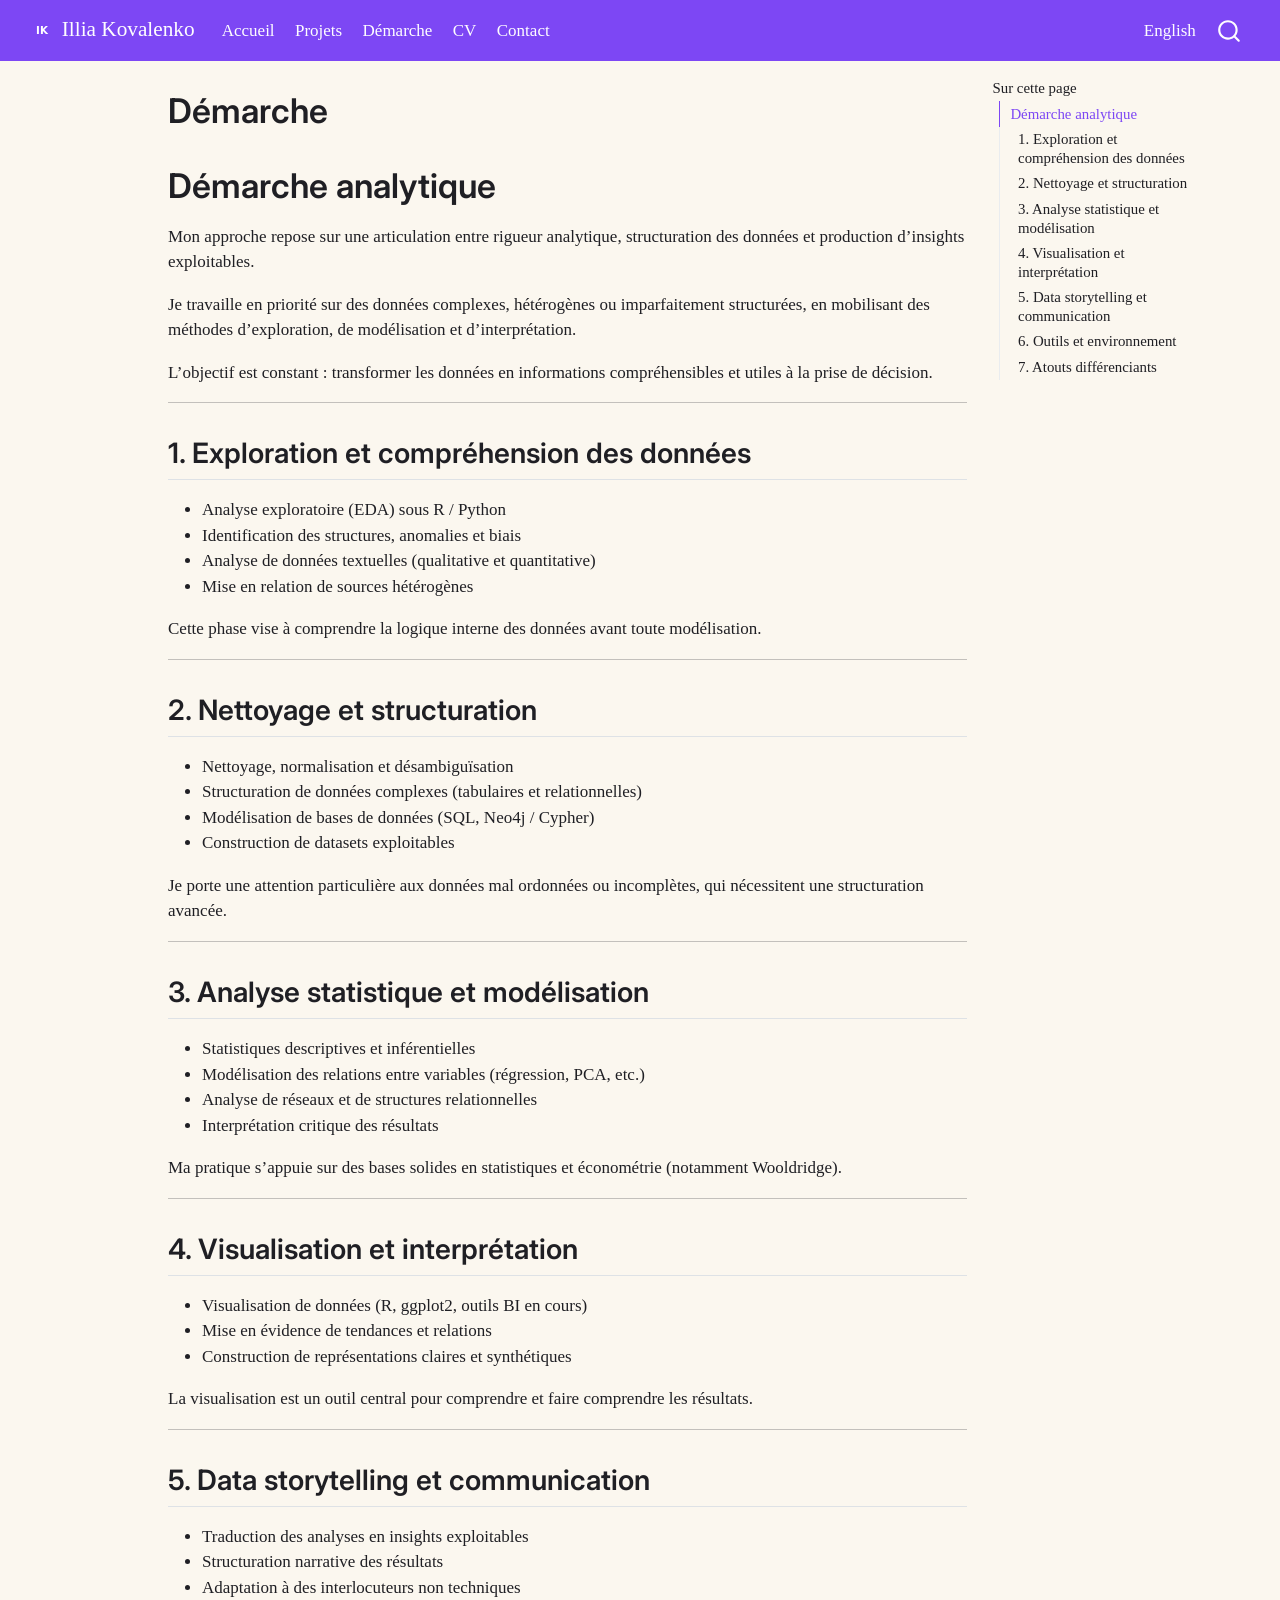
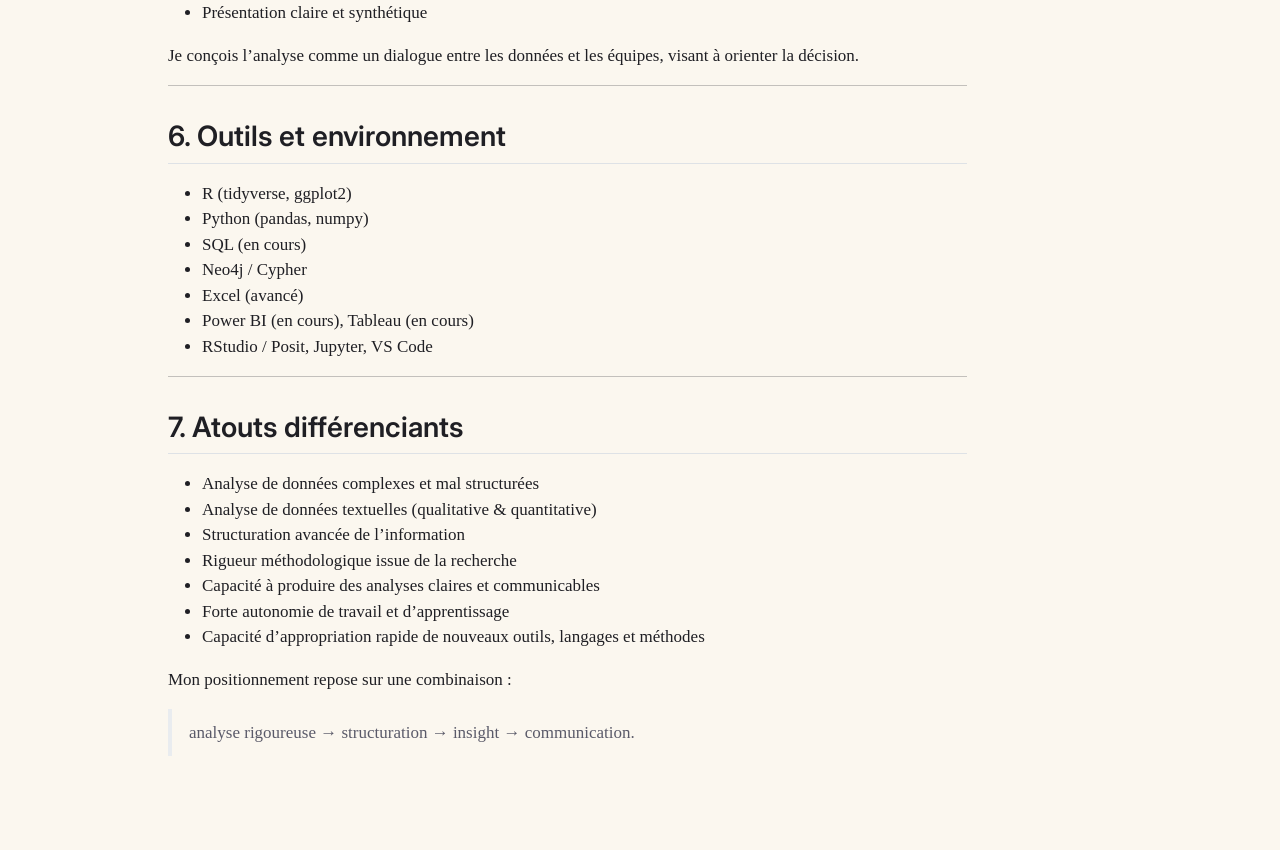
<file: docs/fr/method.html>
<!DOCTYPE html>
<html xmlns="http://www.w3.org/1999/xhtml" lang="fr-FR" xml:lang="fr-FR"><head>

<meta charset="utf-8">
<meta name="generator" content="quarto-1.8.27">

<meta name="viewport" content="width=device-width, initial-scale=1.0, user-scalable=yes">


<title>Démarche – Illia Kovalenko</title>
<style>
code{white-space: pre-wrap;}
span.smallcaps{font-variant: small-caps;}
div.columns{display: flex; gap: min(4vw, 1.5em);}
div.column{flex: auto; overflow-x: auto;}
div.hanging-indent{margin-left: 1.5em; text-indent: -1.5em;}
ul.task-list{list-style: none;}
ul.task-list li input[type="checkbox"] {
  width: 0.8em;
  margin: 0 0.8em 0.2em -1em; /* quarto-specific, see https://github.com/quarto-dev/quarto-cli/issues/4556 */ 
  vertical-align: middle;
}
</style>


<script src="../site_libs/quarto-nav/quarto-nav.js"></script>
<script src="../site_libs/quarto-nav/headroom.min.js"></script>
<script src="../site_libs/clipboard/clipboard.min.js"></script>
<script src="../site_libs/quarto-search/autocomplete.umd.js"></script>
<script src="../site_libs/quarto-search/fuse.min.js"></script>
<script src="../site_libs/quarto-search/quarto-search.js"></script>
<meta name="quarto:offset" content="../">
<link href="../images/favicon.ico" rel="icon">
<script src="../site_libs/quarto-html/quarto.js" type="module"></script>
<script src="../site_libs/quarto-html/tabsets/tabsets.js" type="module"></script>
<script src="../site_libs/quarto-html/axe/axe-check.js" type="module"></script>
<script src="../site_libs/quarto-html/popper.min.js"></script>
<script src="../site_libs/quarto-html/tippy.umd.min.js"></script>
<script src="../site_libs/quarto-html/anchor.min.js"></script>
<link href="../site_libs/quarto-html/tippy.css" rel="stylesheet">
<link href="../site_libs/quarto-html/quarto-syntax-highlighting-ed96de9b727972fe78a7b5d16c58bf87.css" rel="stylesheet" class="quarto-color-scheme" id="quarto-text-highlighting-styles">
<link href="../site_libs/quarto-html/quarto-syntax-highlighting-dark-4d9afe2b8d18ee9fa5d0d57b5ed4214d.css" rel="stylesheet" class="quarto-color-scheme quarto-color-alternate" id="quarto-text-highlighting-styles">
<link href="../site_libs/quarto-html/quarto-syntax-highlighting-ed96de9b727972fe78a7b5d16c58bf87.css" rel="stylesheet" class="quarto-color-scheme-extra" id="quarto-text-highlighting-styles">
<script src="../site_libs/bootstrap/bootstrap.min.js"></script>
<link href="../site_libs/bootstrap/bootstrap-icons.css" rel="stylesheet">
<link href="../site_libs/bootstrap/bootstrap-7cf6dd9b30dd1244900d342ab7296f0b.min.css" rel="stylesheet" append-hash="true" class="quarto-color-scheme" id="quarto-bootstrap" data-mode="light">
<link href="../site_libs/bootstrap/bootstrap-dark-e03fe961f342b3c7a8289c94da64632f.min.css" rel="stylesheet" append-hash="true" class="quarto-color-scheme quarto-color-alternate" id="quarto-bootstrap" data-mode="light">
<link href="../site_libs/bootstrap/bootstrap-7cf6dd9b30dd1244900d342ab7296f0b.min.css" rel="stylesheet" append-hash="true" class="quarto-color-scheme-extra" id="quarto-bootstrap" data-mode="light">
<script id="quarto-search-options" type="application/json">{
  "location": "navbar",
  "copy-button": false,
  "collapse-after": 3,
  "panel-placement": "end",
  "type": "overlay",
  "limit": 50,
  "keyboard-shortcut": [
    "f",
    "/",
    "s"
  ],
  "show-item-context": false,
  "language": {
    "search-no-results-text": "Pas de résultats",
    "search-matching-documents-text": "documents trouvés",
    "search-copy-link-title": "Copier le lien vers la recherche",
    "search-hide-matches-text": "Cacher les correspondances additionnelles",
    "search-more-match-text": "correspondance de plus dans ce document",
    "search-more-matches-text": "correspondances de plus dans ce document",
    "search-clear-button-title": "Effacer",
    "search-text-placeholder": "",
    "search-detached-cancel-button-title": "Annuler",
    "search-submit-button-title": "Envoyer",
    "search-label": "Recherche"
  }
}</script>
<script defer="" src="../js/lang-switch.js"></script>


<link rel="stylesheet" href="../styles.css">
</head>

<body class="nav-fixed quarto-light">

<div id="quarto-search-results"></div>
  <header id="quarto-header" class="headroom fixed-top">
    <nav class="navbar navbar-expand-lg " data-bs-theme="dark">
      <div class="navbar-container container-fluid">
      <div class="navbar-brand-container mx-auto">
    <a href="../index.html" class="navbar-brand navbar-brand-logo">
    <img src="../images/ik-monogram.svg" alt="" class="navbar-logo light-content">
    <img src="../images/ik-monogram.svg" alt="" class="navbar-logo dark-content">
    </a>
    <a class="navbar-brand" href="../index.html">
    <span class="navbar-title">Illia Kovalenko</span>
    </a>
  </div>
            <div id="quarto-search" class="" title="Recherche"></div>
          <button class="navbar-toggler" type="button" data-bs-toggle="collapse" data-bs-target="#navbarCollapse" aria-controls="navbarCollapse" role="menu" aria-expanded="false" aria-label="Basculer la navigation" onclick="if (window.quartoToggleHeadroom) { window.quartoToggleHeadroom(); }">
  <span class="navbar-toggler-icon"></span>
</button>
          <div class="collapse navbar-collapse" id="navbarCollapse">
            <ul class="navbar-nav navbar-nav-scroll me-auto">
  <li class="nav-item">
    <a class="nav-link" href="../fr/index.html"> 
<span class="menu-text">Accueil</span></a>
  </li>  
  <li class="nav-item">
    <a class="nav-link" href="../fr/projects.html"> 
<span class="menu-text">Projets</span></a>
  </li>  
  <li class="nav-item">
    <a class="nav-link active" href="../fr/method.html" aria-current="page"> 
<span class="menu-text">Démarche</span></a>
  </li>  
  <li class="nav-item">
    <a class="nav-link" href="../fr/cv.html"> 
<span class="menu-text">CV</span></a>
  </li>  
  <li class="nav-item">
    <a class="nav-link" href="../fr/contact.html"> 
<span class="menu-text">Contact</span></a>
  </li>  
</ul>
            <ul class="navbar-nav navbar-nav-scroll ms-auto">
  <li class="nav-item">
    <a class="nav-link" href="../en/"> 
<span class="menu-text">English</span></a>
  </li>  
</ul>
          </div> <!-- /navcollapse -->
            <div class="quarto-navbar-tools">
</div>
      </div> <!-- /container-fluid -->
    </nav>
</header>
<!-- content -->
<div id="quarto-content" class="quarto-container page-columns page-rows-contents page-layout-article page-navbar">
<!-- sidebar -->
<!-- margin-sidebar -->
    <div id="quarto-margin-sidebar" class="sidebar margin-sidebar">
        <nav id="TOC" role="doc-toc" class="toc-active">
    <h2 id="toc-title">Sur cette page</h2>
   
  <ul>
  <li><a href="#démarche-analytique" id="toc-démarche-analytique" class="nav-link active" data-scroll-target="#démarche-analytique">Démarche analytique</a>
  <ul class="collapse">
  <li><a href="#exploration-et-compréhension-des-données" id="toc-exploration-et-compréhension-des-données" class="nav-link" data-scroll-target="#exploration-et-compréhension-des-données">1. Exploration et compréhension des données</a></li>
  <li><a href="#nettoyage-et-structuration" id="toc-nettoyage-et-structuration" class="nav-link" data-scroll-target="#nettoyage-et-structuration">2. Nettoyage et structuration</a></li>
  <li><a href="#analyse-statistique-et-modélisation" id="toc-analyse-statistique-et-modélisation" class="nav-link" data-scroll-target="#analyse-statistique-et-modélisation">3. Analyse statistique et modélisation</a></li>
  <li><a href="#visualisation-et-interprétation" id="toc-visualisation-et-interprétation" class="nav-link" data-scroll-target="#visualisation-et-interprétation">4. Visualisation et interprétation</a></li>
  <li><a href="#data-storytelling-et-communication" id="toc-data-storytelling-et-communication" class="nav-link" data-scroll-target="#data-storytelling-et-communication">5. Data storytelling et communication</a></li>
  <li><a href="#outils-et-environnement" id="toc-outils-et-environnement" class="nav-link" data-scroll-target="#outils-et-environnement">6. Outils et environnement</a></li>
  <li><a href="#atouts-différenciants" id="toc-atouts-différenciants" class="nav-link" data-scroll-target="#atouts-différenciants">7. Atouts différenciants</a></li>
  </ul></li>
  </ul>
</nav>
    </div>
<!-- main -->
<main class="content" id="quarto-document-content">

<header id="title-block-header" class="quarto-title-block default">
<div class="quarto-title">
<h1 class="title">Démarche</h1>
</div>



<div class="quarto-title-meta">

    
  
    
  </div>
  


</header>


<section id="démarche-analytique" class="level1">
<h1>Démarche analytique</h1>
<p>Mon approche repose sur une articulation entre rigueur analytique, structuration des données et production d’insights exploitables.</p>
<p>Je travaille en priorité sur des données complexes, hétérogènes ou imparfaitement structurées, en mobilisant des méthodes d’exploration, de modélisation et d’interprétation.</p>
<p>L’objectif est constant : transformer les données en informations compréhensibles et utiles à la prise de décision.</p>
<hr>
<section id="exploration-et-compréhension-des-données" class="level2">
<h2 class="anchored" data-anchor-id="exploration-et-compréhension-des-données">1. Exploration et compréhension des données</h2>
<ul>
<li>Analyse exploratoire (EDA) sous R / Python<br>
</li>
<li>Identification des structures, anomalies et biais<br>
</li>
<li>Analyse de données textuelles (qualitative et quantitative)<br>
</li>
<li>Mise en relation de sources hétérogènes</li>
</ul>
<p>Cette phase vise à comprendre la logique interne des données avant toute modélisation.</p>
<hr>
</section>
<section id="nettoyage-et-structuration" class="level2">
<h2 class="anchored" data-anchor-id="nettoyage-et-structuration">2. Nettoyage et structuration</h2>
<ul>
<li>Nettoyage, normalisation et désambiguïsation<br>
</li>
<li>Structuration de données complexes (tabulaires et relationnelles)<br>
</li>
<li>Modélisation de bases de données (SQL, Neo4j / Cypher)<br>
</li>
<li>Construction de datasets exploitables</li>
</ul>
<p>Je porte une attention particulière aux données mal ordonnées ou incomplètes, qui nécessitent une structuration avancée.</p>
<hr>
</section>
<section id="analyse-statistique-et-modélisation" class="level2">
<h2 class="anchored" data-anchor-id="analyse-statistique-et-modélisation">3. Analyse statistique et modélisation</h2>
<ul>
<li>Statistiques descriptives et inférentielles<br>
</li>
<li>Modélisation des relations entre variables (régression, PCA, etc.)<br>
</li>
<li>Analyse de réseaux et de structures relationnelles<br>
</li>
<li>Interprétation critique des résultats</li>
</ul>
<p>Ma pratique s’appuie sur des bases solides en statistiques et économétrie (notamment Wooldridge).</p>
<hr>
</section>
<section id="visualisation-et-interprétation" class="level2">
<h2 class="anchored" data-anchor-id="visualisation-et-interprétation">4. Visualisation et interprétation</h2>
<ul>
<li>Visualisation de données (R, ggplot2, outils BI en cours)<br>
</li>
<li>Mise en évidence de tendances et relations<br>
</li>
<li>Construction de représentations claires et synthétiques</li>
</ul>
<p>La visualisation est un outil central pour comprendre et faire comprendre les résultats.</p>
<hr>
</section>
<section id="data-storytelling-et-communication" class="level2">
<h2 class="anchored" data-anchor-id="data-storytelling-et-communication">5. Data storytelling et communication</h2>
<ul>
<li>Traduction des analyses en insights exploitables<br>
</li>
<li>Structuration narrative des résultats<br>
</li>
<li>Adaptation à des interlocuteurs non techniques<br>
</li>
<li>Présentation claire et synthétique</li>
</ul>
<p>Je conçois l’analyse comme un dialogue entre les données et les équipes, visant à orienter la décision.</p>
<hr>
</section>
<section id="outils-et-environnement" class="level2">
<h2 class="anchored" data-anchor-id="outils-et-environnement">6. Outils et environnement</h2>
<ul>
<li>R (tidyverse, ggplot2)<br>
</li>
<li>Python (pandas, numpy)<br>
</li>
<li>SQL (en cours)<br>
</li>
<li>Neo4j / Cypher<br>
</li>
<li>Excel (avancé)<br>
</li>
<li>Power BI (en cours), Tableau (en cours)<br>
</li>
<li>RStudio / Posit, Jupyter, VS Code</li>
</ul>
<hr>
</section>
<section id="atouts-différenciants" class="level2">
<h2 class="anchored" data-anchor-id="atouts-différenciants">7. Atouts différenciants</h2>
<ul>
<li>Analyse de données complexes et mal structurées<br>
</li>
<li>Analyse de données textuelles (qualitative &amp; quantitative)<br>
</li>
<li>Structuration avancée de l’information<br>
</li>
<li>Rigueur méthodologique issue de la recherche<br>
</li>
<li>Capacité à produire des analyses claires et communicables<br>
</li>
<li>Forte autonomie de travail et d’apprentissage<br>
</li>
<li>Capacité d’appropriation rapide de nouveaux outils, langages et méthodes</li>
</ul>
<p>Mon positionnement repose sur une combinaison :</p>
<blockquote class="blockquote">
<p>analyse rigoureuse → structuration → insight → communication.</p>
</blockquote>


</section>
</section>

</main> <!-- /main -->
<script id="quarto-html-after-body" type="application/javascript">
  window.document.addEventListener("DOMContentLoaded", function (event) {
    const icon = "";
    const anchorJS = new window.AnchorJS();
    anchorJS.options = {
      placement: 'right',
      icon: icon
    };
    anchorJS.add('.anchored');
    const isCodeAnnotation = (el) => {
      for (const clz of el.classList) {
        if (clz.startsWith('code-annotation-')) {                     
          return true;
        }
      }
      return false;
    }
    const onCopySuccess = function(e) {
      // button target
      const button = e.trigger;
      // don't keep focus
      button.blur();
      // flash "checked"
      button.classList.add('code-copy-button-checked');
      var currentTitle = button.getAttribute("title");
      button.setAttribute("title", "Copié");
      let tooltip;
      if (window.bootstrap) {
        button.setAttribute("data-bs-toggle", "tooltip");
        button.setAttribute("data-bs-placement", "left");
        button.setAttribute("data-bs-title", "Copié");
        tooltip = new bootstrap.Tooltip(button, 
          { trigger: "manual", 
            customClass: "code-copy-button-tooltip",
            offset: [0, -8]});
        tooltip.show();    
      }
      setTimeout(function() {
        if (tooltip) {
          tooltip.hide();
          button.removeAttribute("data-bs-title");
          button.removeAttribute("data-bs-toggle");
          button.removeAttribute("data-bs-placement");
        }
        button.setAttribute("title", currentTitle);
        button.classList.remove('code-copy-button-checked');
      }, 1000);
      // clear code selection
      e.clearSelection();
    }
    const getTextToCopy = function(trigger) {
      const outerScaffold = trigger.parentElement.cloneNode(true);
      const codeEl = outerScaffold.querySelector('code');
      for (const childEl of codeEl.children) {
        if (isCodeAnnotation(childEl)) {
          childEl.remove();
        }
      }
      return codeEl.innerText;
    }
    const clipboard = new window.ClipboardJS('.code-copy-button:not([data-in-quarto-modal])', {
      text: getTextToCopy
    });
    clipboard.on('success', onCopySuccess);
    if (window.document.getElementById('quarto-embedded-source-code-modal')) {
      const clipboardModal = new window.ClipboardJS('.code-copy-button[data-in-quarto-modal]', {
        text: getTextToCopy,
        container: window.document.getElementById('quarto-embedded-source-code-modal')
      });
      clipboardModal.on('success', onCopySuccess);
    }
      var localhostRegex = new RegExp(/^(?:http|https):\/\/localhost\:?[0-9]*\//);
      var mailtoRegex = new RegExp(/^mailto:/);
        var filterRegex = new RegExp('/' + window.location.host + '/');
      var isInternal = (href) => {
          return filterRegex.test(href) || localhostRegex.test(href) || mailtoRegex.test(href);
      }
      // Inspect non-navigation links and adorn them if external
     var links = window.document.querySelectorAll('a[href]:not(.nav-link):not(.navbar-brand):not(.toc-action):not(.sidebar-link):not(.sidebar-item-toggle):not(.pagination-link):not(.no-external):not([aria-hidden]):not(.dropdown-item):not(.quarto-navigation-tool):not(.about-link)');
      for (var i=0; i<links.length; i++) {
        const link = links[i];
        if (!isInternal(link.href)) {
          // undo the damage that might have been done by quarto-nav.js in the case of
          // links that we want to consider external
          if (link.dataset.originalHref !== undefined) {
            link.href = link.dataset.originalHref;
          }
        }
      }
    function tippyHover(el, contentFn, onTriggerFn, onUntriggerFn) {
      const config = {
        allowHTML: true,
        maxWidth: 500,
        delay: 100,
        arrow: false,
        appendTo: function(el) {
            return el.parentElement;
        },
        interactive: true,
        interactiveBorder: 10,
        theme: 'quarto',
        placement: 'bottom-start',
      };
      if (contentFn) {
        config.content = contentFn;
      }
      if (onTriggerFn) {
        config.onTrigger = onTriggerFn;
      }
      if (onUntriggerFn) {
        config.onUntrigger = onUntriggerFn;
      }
      window.tippy(el, config); 
    }
    const noterefs = window.document.querySelectorAll('a[role="doc-noteref"]');
    for (var i=0; i<noterefs.length; i++) {
      const ref = noterefs[i];
      tippyHover(ref, function() {
        // use id or data attribute instead here
        let href = ref.getAttribute('data-footnote-href') || ref.getAttribute('href');
        try { href = new URL(href).hash; } catch {}
        const id = href.replace(/^#\/?/, "");
        const note = window.document.getElementById(id);
        if (note) {
          return note.innerHTML;
        } else {
          return "";
        }
      });
    }
    const xrefs = window.document.querySelectorAll('a.quarto-xref');
    const processXRef = (id, note) => {
      // Strip column container classes
      const stripColumnClz = (el) => {
        el.classList.remove("page-full", "page-columns");
        if (el.children) {
          for (const child of el.children) {
            stripColumnClz(child);
          }
        }
      }
      stripColumnClz(note)
      if (id === null || id.startsWith('sec-')) {
        // Special case sections, only their first couple elements
        const container = document.createElement("div");
        if (note.children && note.children.length > 2) {
          container.appendChild(note.children[0].cloneNode(true));
          for (let i = 1; i < note.children.length; i++) {
            const child = note.children[i];
            if (child.tagName === "P" && child.innerText === "") {
              continue;
            } else {
              container.appendChild(child.cloneNode(true));
              break;
            }
          }
          if (window.Quarto?.typesetMath) {
            window.Quarto.typesetMath(container);
          }
          return container.innerHTML
        } else {
          if (window.Quarto?.typesetMath) {
            window.Quarto.typesetMath(note);
          }
          return note.innerHTML;
        }
      } else {
        // Remove any anchor links if they are present
        const anchorLink = note.querySelector('a.anchorjs-link');
        if (anchorLink) {
          anchorLink.remove();
        }
        if (window.Quarto?.typesetMath) {
          window.Quarto.typesetMath(note);
        }
        if (note.classList.contains("callout")) {
          return note.outerHTML;
        } else {
          return note.innerHTML;
        }
      }
    }
    for (var i=0; i<xrefs.length; i++) {
      const xref = xrefs[i];
      tippyHover(xref, undefined, function(instance) {
        instance.disable();
        let url = xref.getAttribute('href');
        let hash = undefined; 
        if (url.startsWith('#')) {
          hash = url;
        } else {
          try { hash = new URL(url).hash; } catch {}
        }
        if (hash) {
          const id = hash.replace(/^#\/?/, "");
          const note = window.document.getElementById(id);
          if (note !== null) {
            try {
              const html = processXRef(id, note.cloneNode(true));
              instance.setContent(html);
            } finally {
              instance.enable();
              instance.show();
            }
          } else {
            // See if we can fetch this
            fetch(url.split('#')[0])
            .then(res => res.text())
            .then(html => {
              const parser = new DOMParser();
              const htmlDoc = parser.parseFromString(html, "text/html");
              const note = htmlDoc.getElementById(id);
              if (note !== null) {
                const html = processXRef(id, note);
                instance.setContent(html);
              } 
            }).finally(() => {
              instance.enable();
              instance.show();
            });
          }
        } else {
          // See if we can fetch a full url (with no hash to target)
          // This is a special case and we should probably do some content thinning / targeting
          fetch(url)
          .then(res => res.text())
          .then(html => {
            const parser = new DOMParser();
            const htmlDoc = parser.parseFromString(html, "text/html");
            const note = htmlDoc.querySelector('main.content');
            if (note !== null) {
              // This should only happen for chapter cross references
              // (since there is no id in the URL)
              // remove the first header
              if (note.children.length > 0 && note.children[0].tagName === "HEADER") {
                note.children[0].remove();
              }
              const html = processXRef(null, note);
              instance.setContent(html);
            } 
          }).finally(() => {
            instance.enable();
            instance.show();
          });
        }
      }, function(instance) {
      });
    }
        let selectedAnnoteEl;
        const selectorForAnnotation = ( cell, annotation) => {
          let cellAttr = 'data-code-cell="' + cell + '"';
          let lineAttr = 'data-code-annotation="' +  annotation + '"';
          const selector = 'span[' + cellAttr + '][' + lineAttr + ']';
          return selector;
        }
        const selectCodeLines = (annoteEl) => {
          const doc = window.document;
          const targetCell = annoteEl.getAttribute("data-target-cell");
          const targetAnnotation = annoteEl.getAttribute("data-target-annotation");
          const annoteSpan = window.document.querySelector(selectorForAnnotation(targetCell, targetAnnotation));
          const lines = annoteSpan.getAttribute("data-code-lines").split(",");
          const lineIds = lines.map((line) => {
            return targetCell + "-" + line;
          })
          let top = null;
          let height = null;
          let parent = null;
          if (lineIds.length > 0) {
              //compute the position of the single el (top and bottom and make a div)
              const el = window.document.getElementById(lineIds[0]);
              top = el.offsetTop;
              height = el.offsetHeight;
              parent = el.parentElement.parentElement;
            if (lineIds.length > 1) {
              const lastEl = window.document.getElementById(lineIds[lineIds.length - 1]);
              const bottom = lastEl.offsetTop + lastEl.offsetHeight;
              height = bottom - top;
            }
            if (top !== null && height !== null && parent !== null) {
              // cook up a div (if necessary) and position it 
              let div = window.document.getElementById("code-annotation-line-highlight");
              if (div === null) {
                div = window.document.createElement("div");
                div.setAttribute("id", "code-annotation-line-highlight");
                div.style.position = 'absolute';
                parent.appendChild(div);
              }
              div.style.top = top - 2 + "px";
              div.style.height = height + 4 + "px";
              div.style.left = 0;
              let gutterDiv = window.document.getElementById("code-annotation-line-highlight-gutter");
              if (gutterDiv === null) {
                gutterDiv = window.document.createElement("div");
                gutterDiv.setAttribute("id", "code-annotation-line-highlight-gutter");
                gutterDiv.style.position = 'absolute';
                const codeCell = window.document.getElementById(targetCell);
                const gutter = codeCell.querySelector('.code-annotation-gutter');
                gutter.appendChild(gutterDiv);
              }
              gutterDiv.style.top = top - 2 + "px";
              gutterDiv.style.height = height + 4 + "px";
            }
            selectedAnnoteEl = annoteEl;
          }
        };
        const unselectCodeLines = () => {
          const elementsIds = ["code-annotation-line-highlight", "code-annotation-line-highlight-gutter"];
          elementsIds.forEach((elId) => {
            const div = window.document.getElementById(elId);
            if (div) {
              div.remove();
            }
          });
          selectedAnnoteEl = undefined;
        };
          // Handle positioning of the toggle
      window.addEventListener(
        "resize",
        throttle(() => {
          elRect = undefined;
          if (selectedAnnoteEl) {
            selectCodeLines(selectedAnnoteEl);
          }
        }, 10)
      );
      function throttle(fn, ms) {
      let throttle = false;
      let timer;
        return (...args) => {
          if(!throttle) { // first call gets through
              fn.apply(this, args);
              throttle = true;
          } else { // all the others get throttled
              if(timer) clearTimeout(timer); // cancel #2
              timer = setTimeout(() => {
                fn.apply(this, args);
                timer = throttle = false;
              }, ms);
          }
        };
      }
        // Attach click handler to the DT
        const annoteDls = window.document.querySelectorAll('dt[data-target-cell]');
        for (const annoteDlNode of annoteDls) {
          annoteDlNode.addEventListener('click', (event) => {
            const clickedEl = event.target;
            if (clickedEl !== selectedAnnoteEl) {
              unselectCodeLines();
              const activeEl = window.document.querySelector('dt[data-target-cell].code-annotation-active');
              if (activeEl) {
                activeEl.classList.remove('code-annotation-active');
              }
              selectCodeLines(clickedEl);
              clickedEl.classList.add('code-annotation-active');
            } else {
              // Unselect the line
              unselectCodeLines();
              clickedEl.classList.remove('code-annotation-active');
            }
          });
        }
    const findCites = (el) => {
      const parentEl = el.parentElement;
      if (parentEl) {
        const cites = parentEl.dataset.cites;
        if (cites) {
          return {
            el,
            cites: cites.split(' ')
          };
        } else {
          return findCites(el.parentElement)
        }
      } else {
        return undefined;
      }
    };
    var bibliorefs = window.document.querySelectorAll('a[role="doc-biblioref"]');
    for (var i=0; i<bibliorefs.length; i++) {
      const ref = bibliorefs[i];
      const citeInfo = findCites(ref);
      if (citeInfo) {
        tippyHover(citeInfo.el, function() {
          var popup = window.document.createElement('div');
          citeInfo.cites.forEach(function(cite) {
            var citeDiv = window.document.createElement('div');
            citeDiv.classList.add('hanging-indent');
            citeDiv.classList.add('csl-entry');
            var biblioDiv = window.document.getElementById('ref-' + cite);
            if (biblioDiv) {
              citeDiv.innerHTML = biblioDiv.innerHTML;
            }
            popup.appendChild(citeDiv);
          });
          return popup.innerHTML;
        });
      }
    }
  });
  </script>
</div> <!-- /content -->




</body></html>
</file>
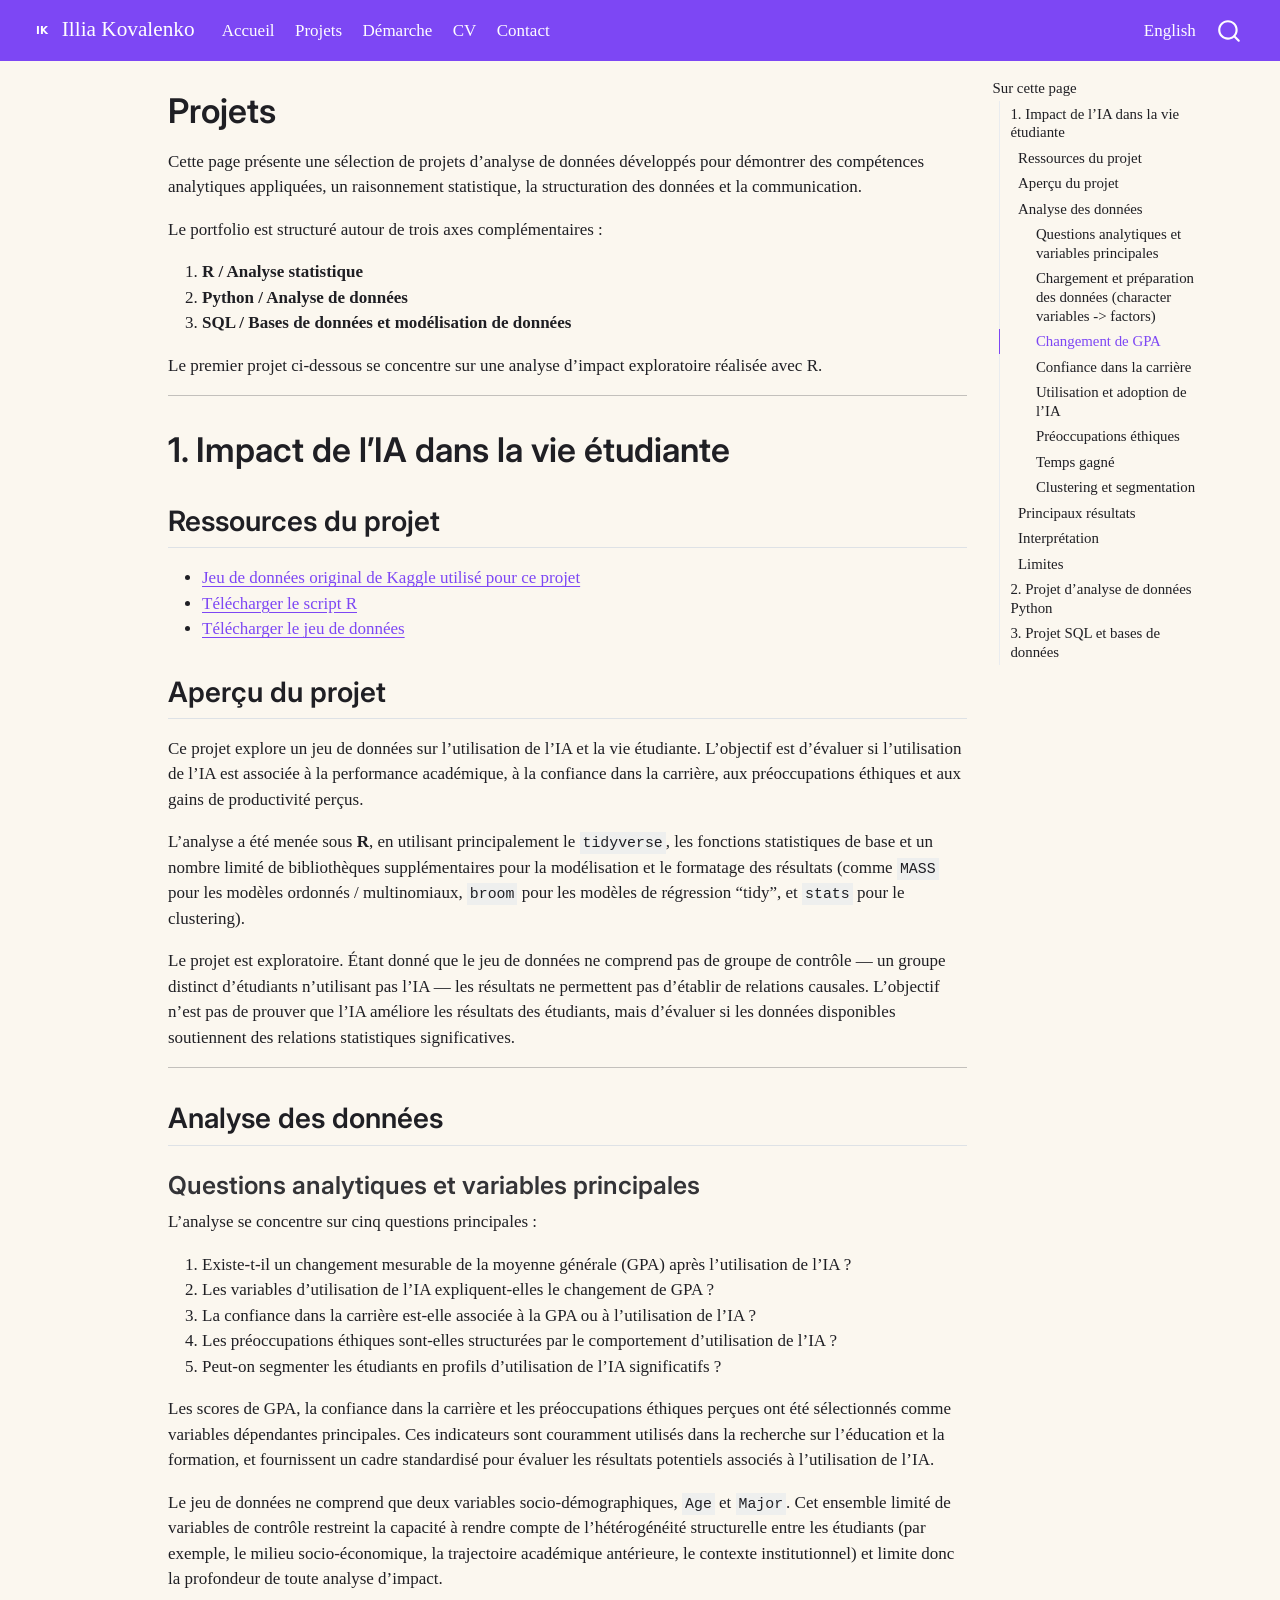
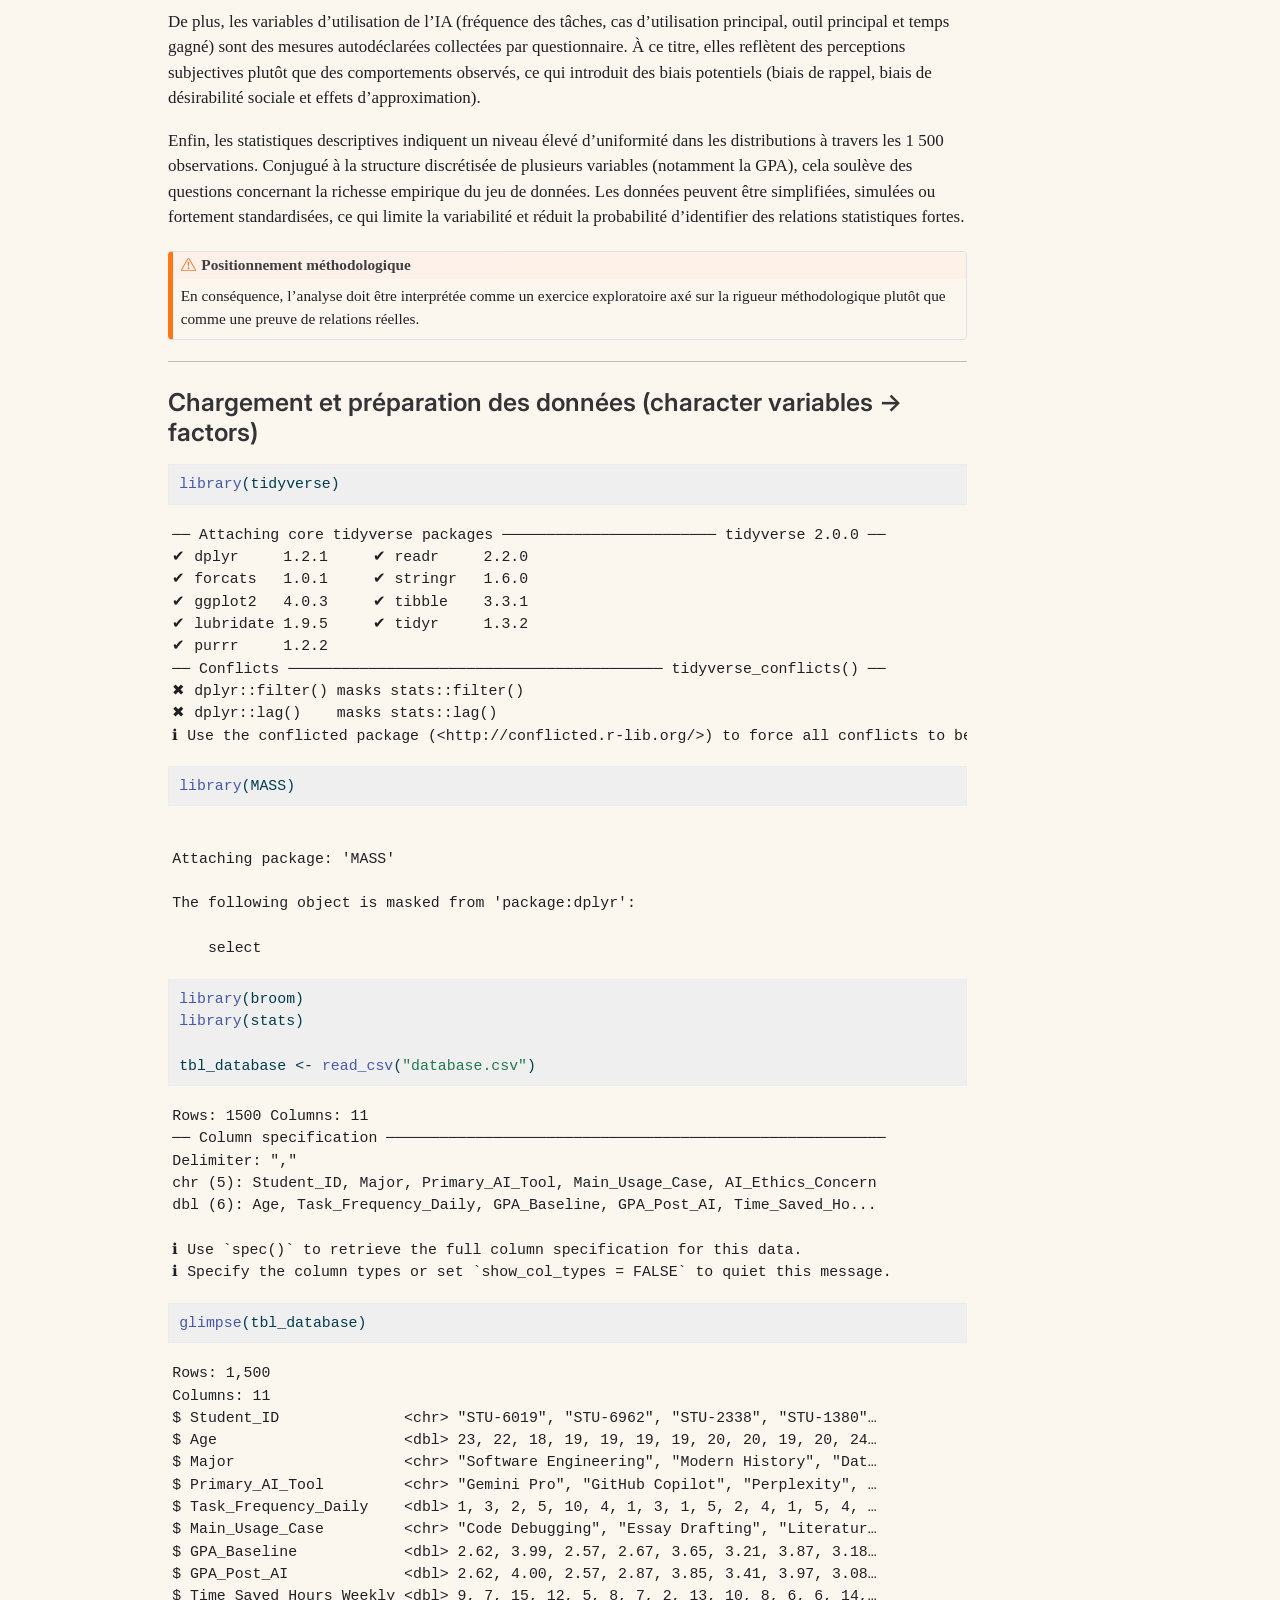
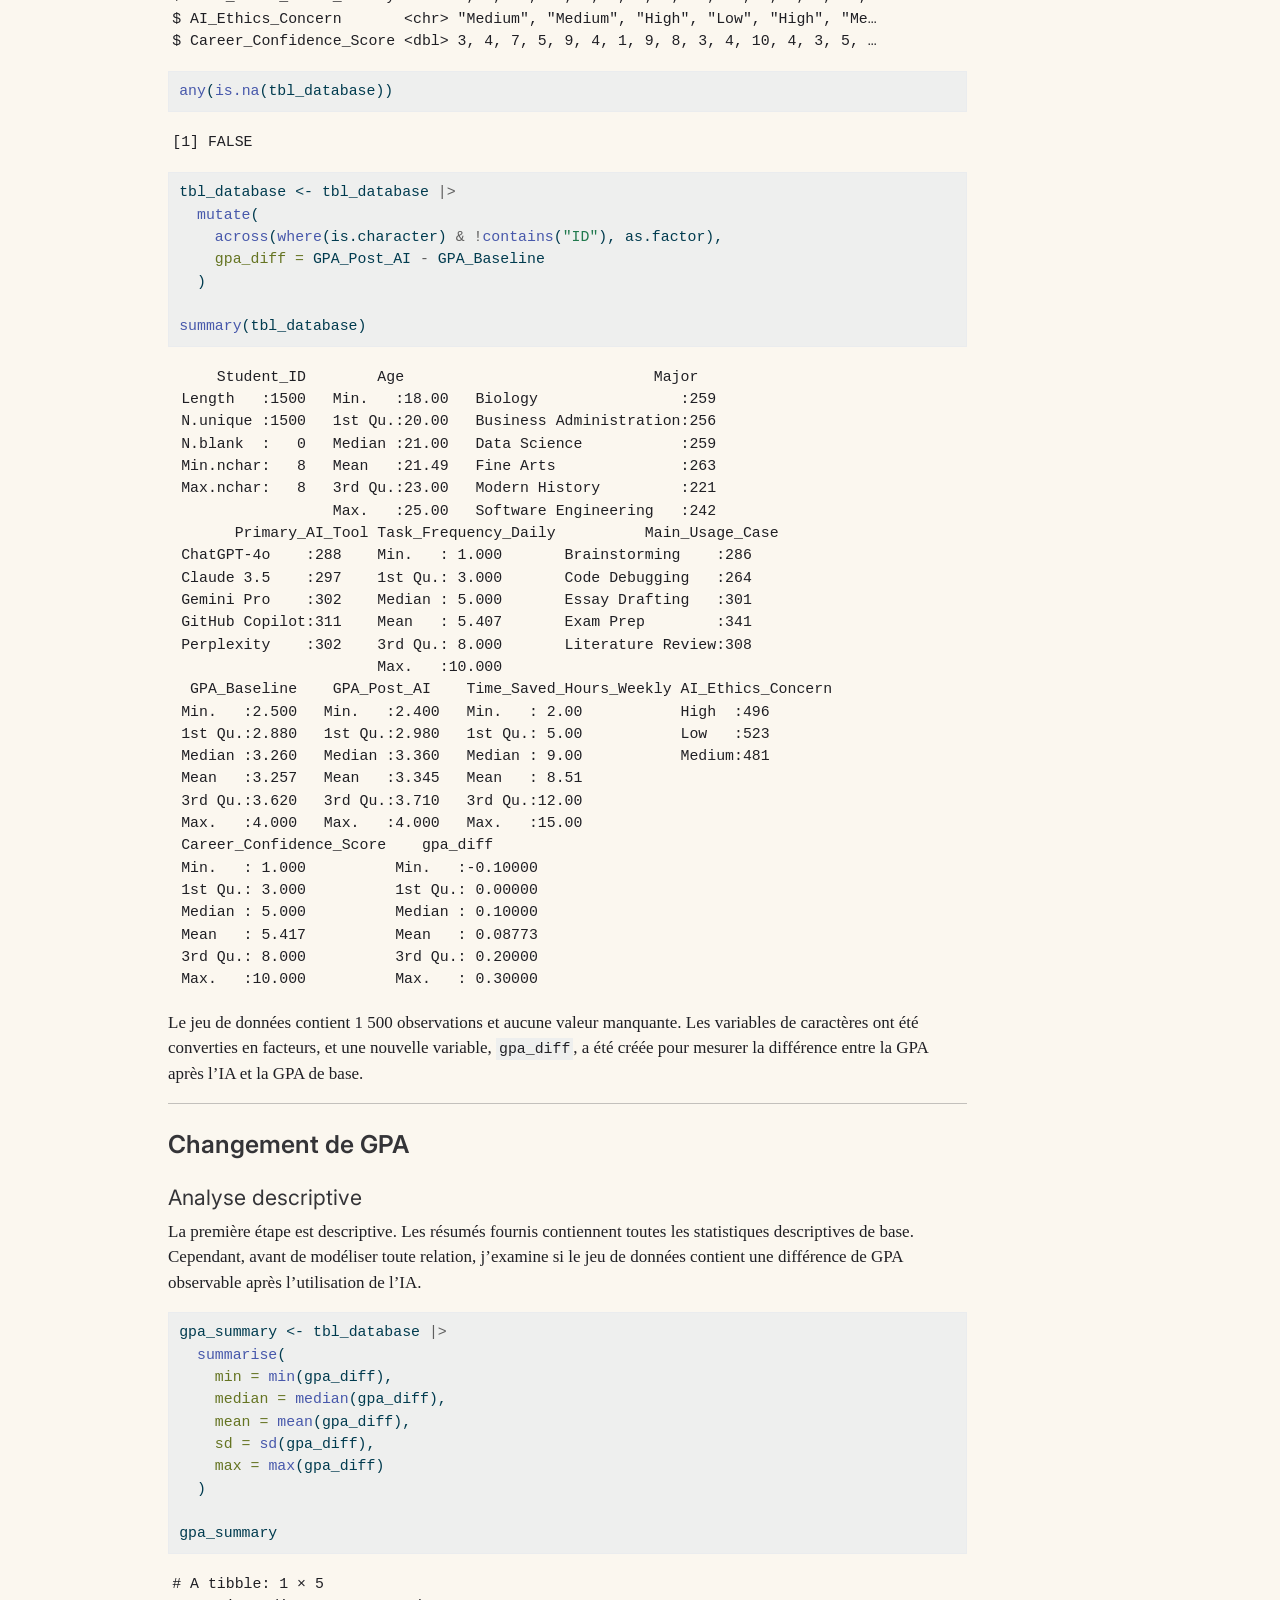
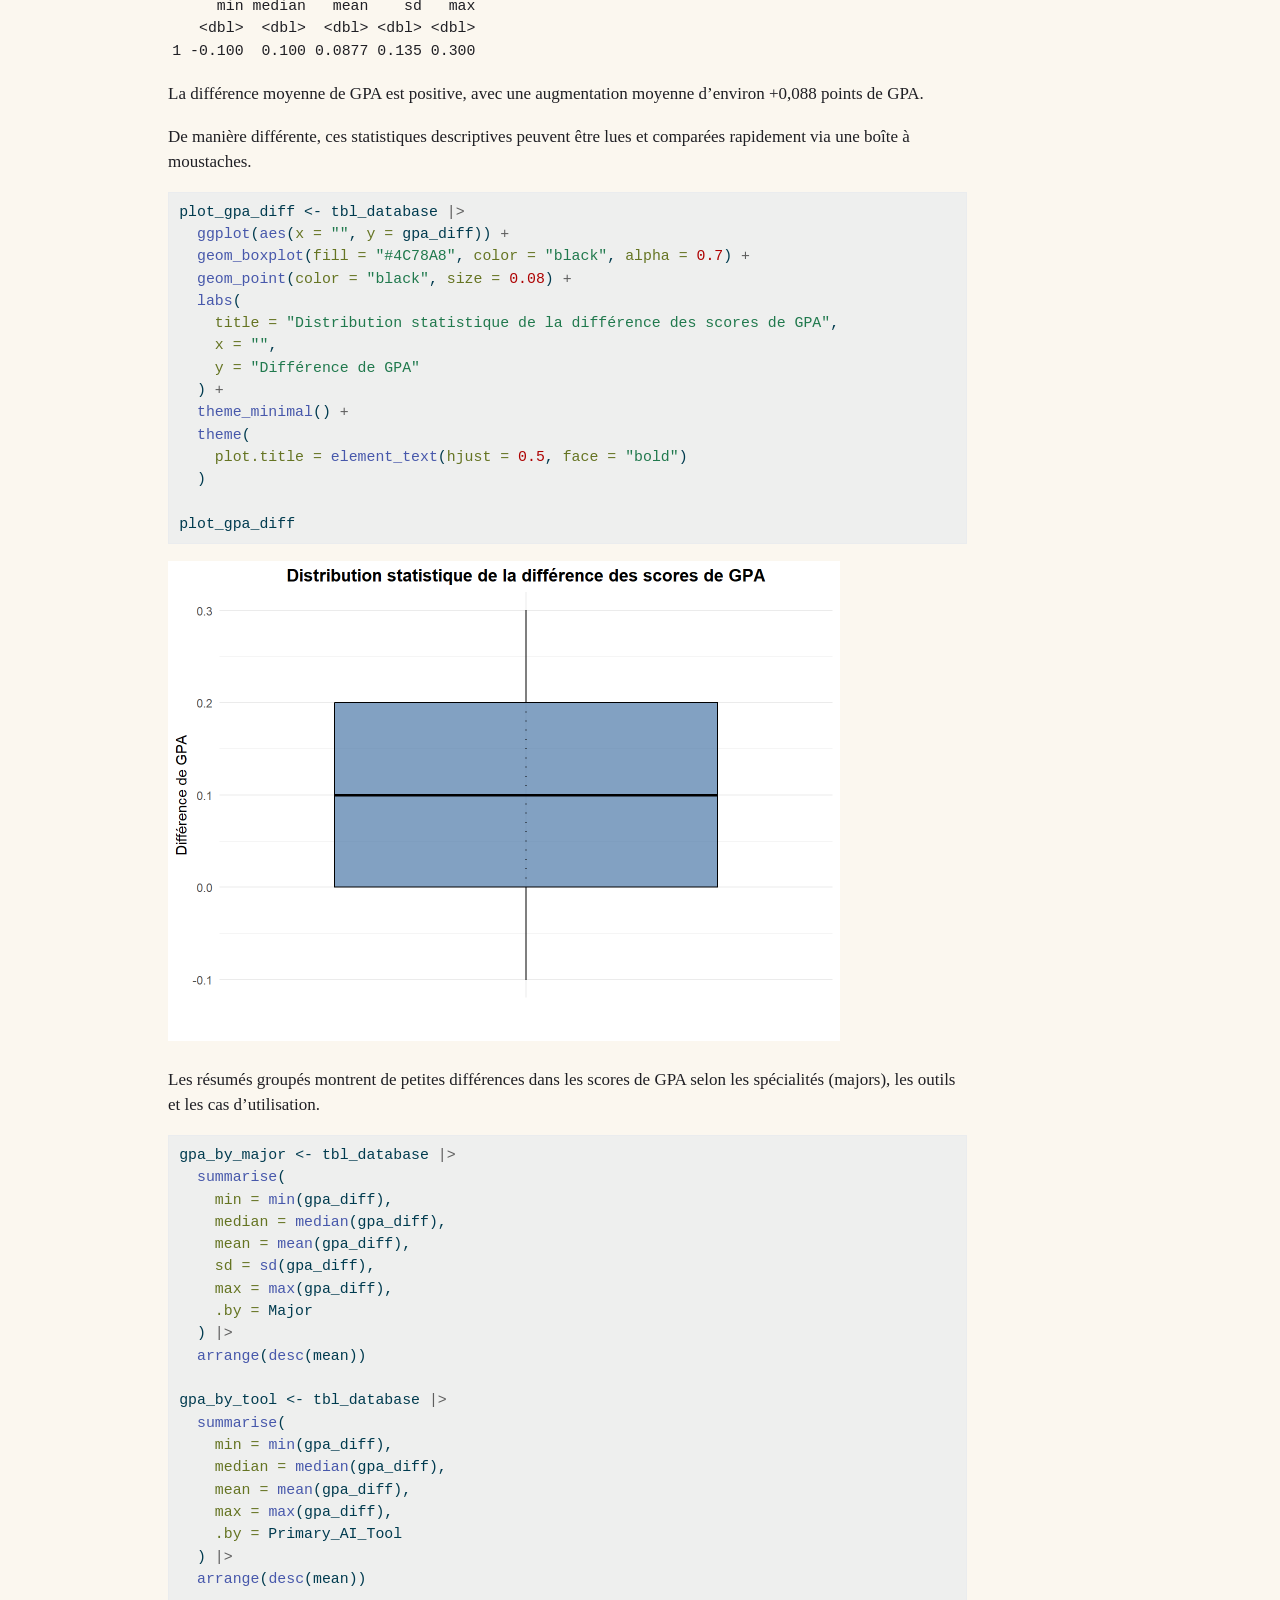
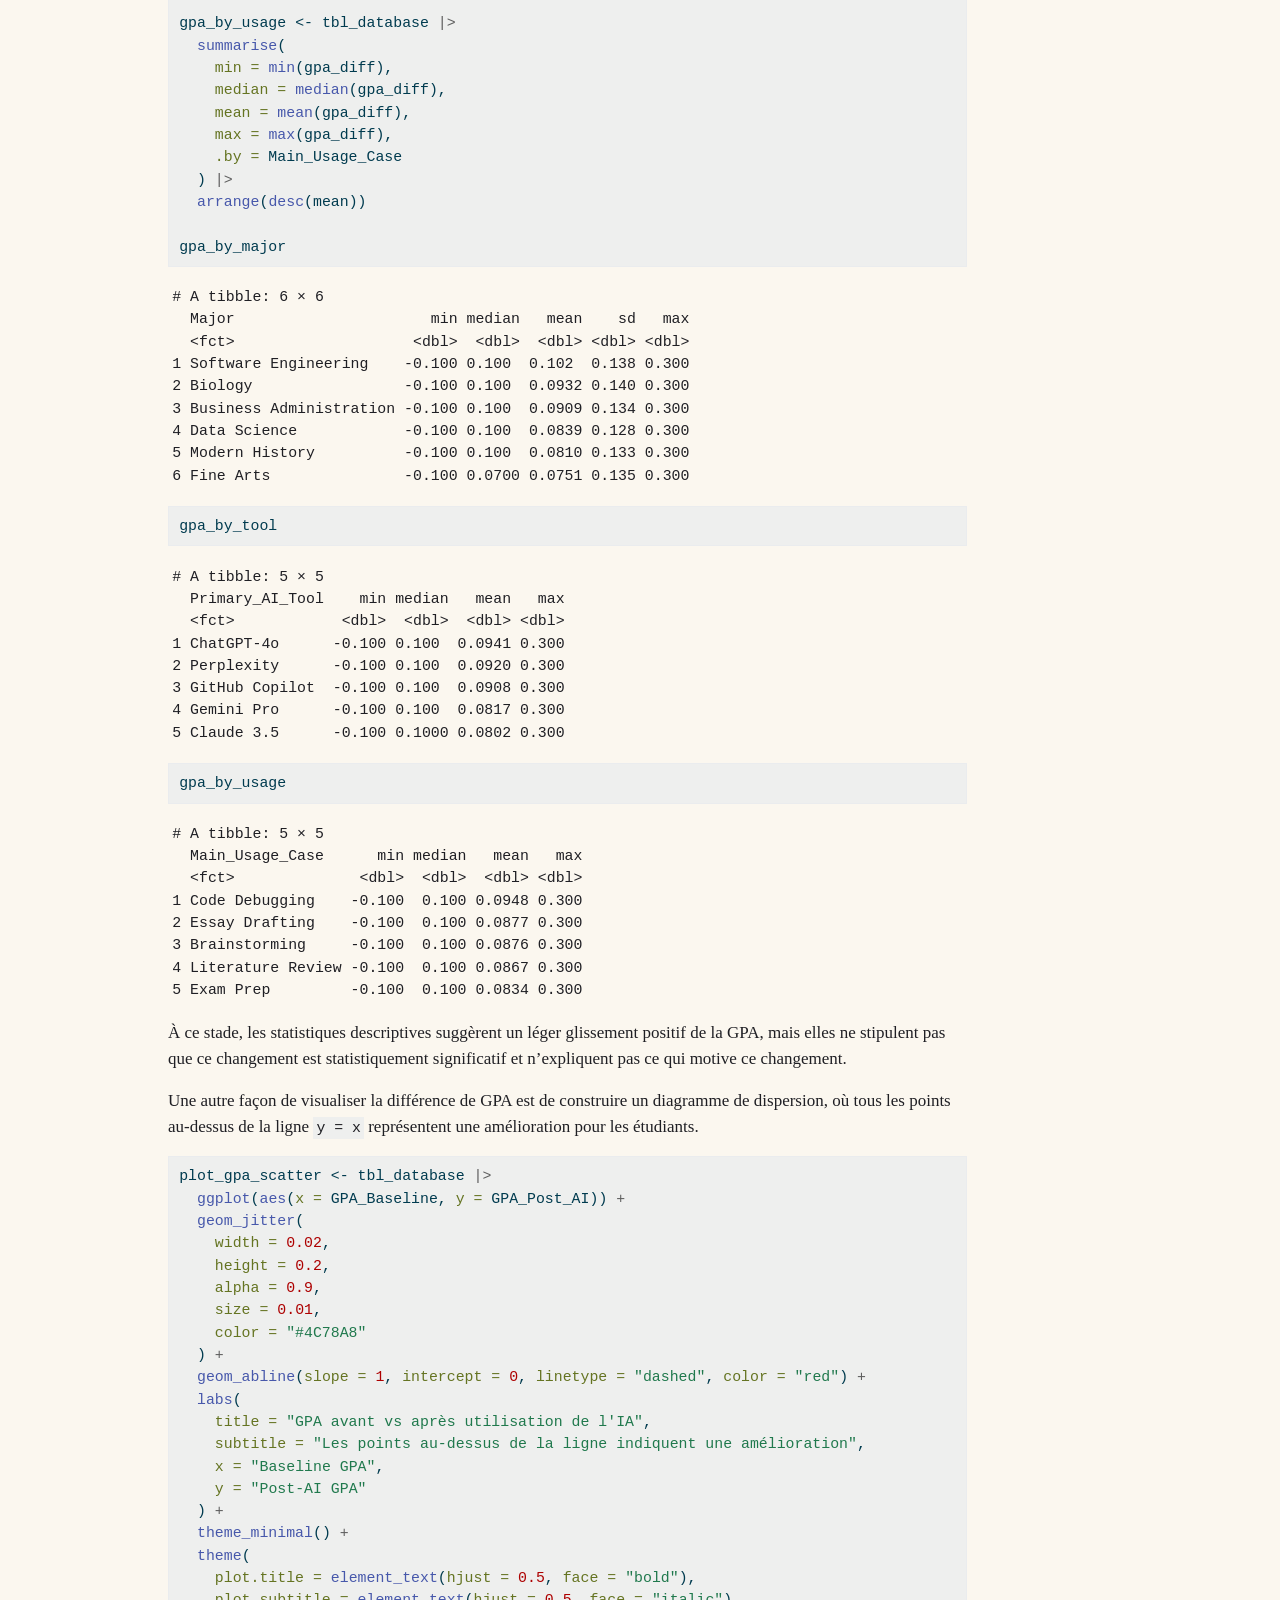
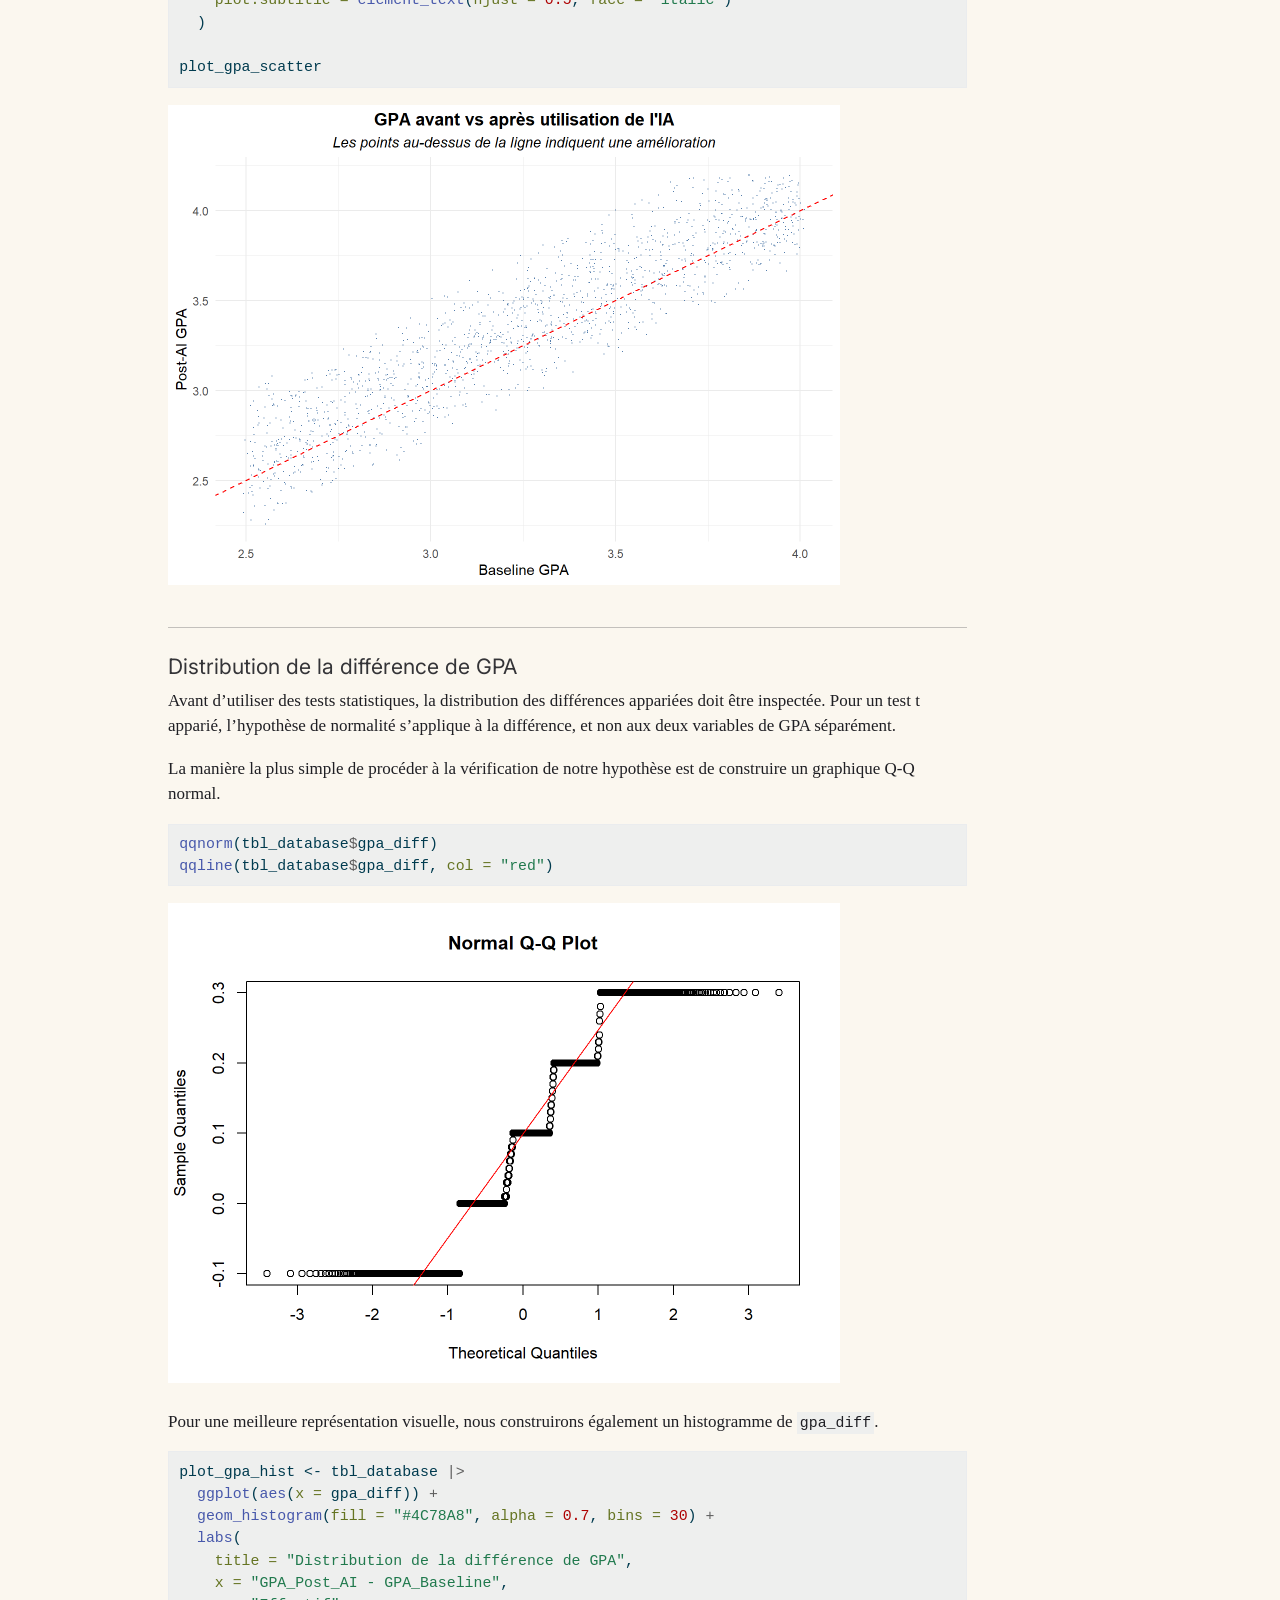
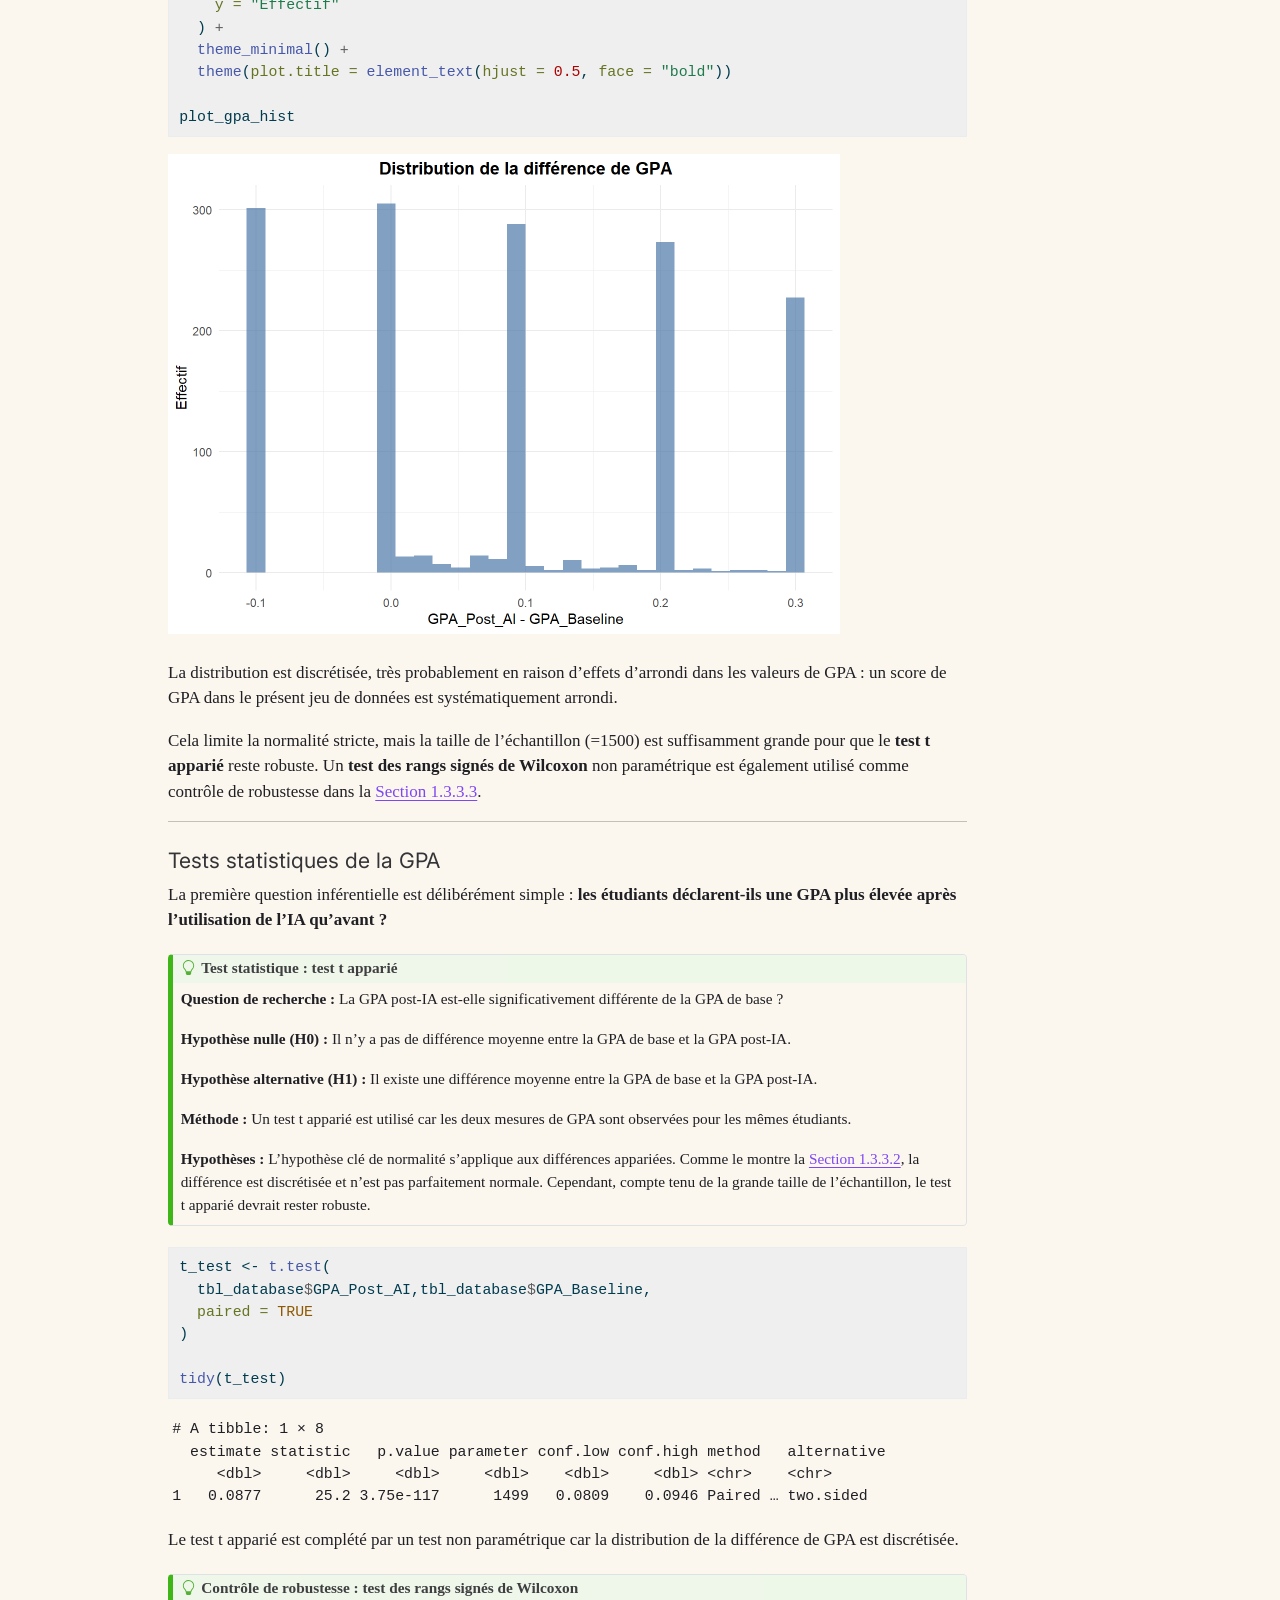
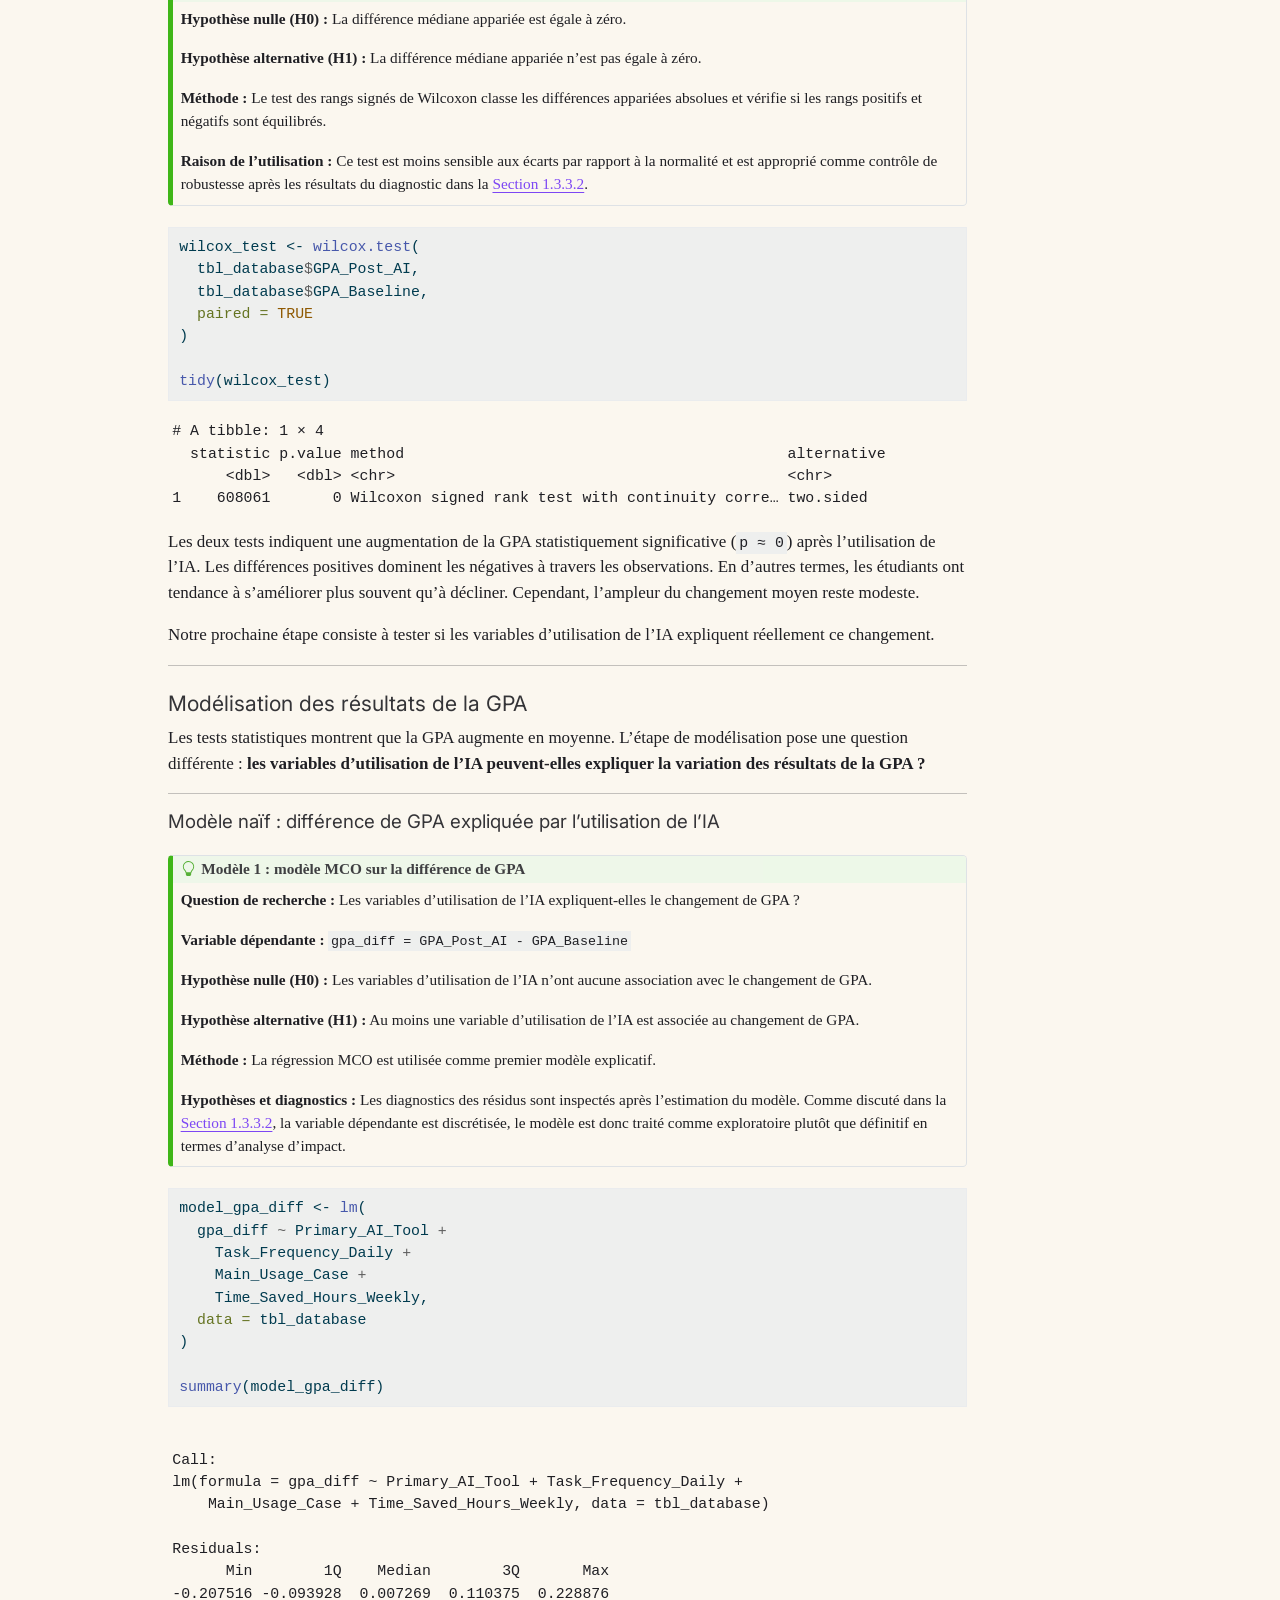
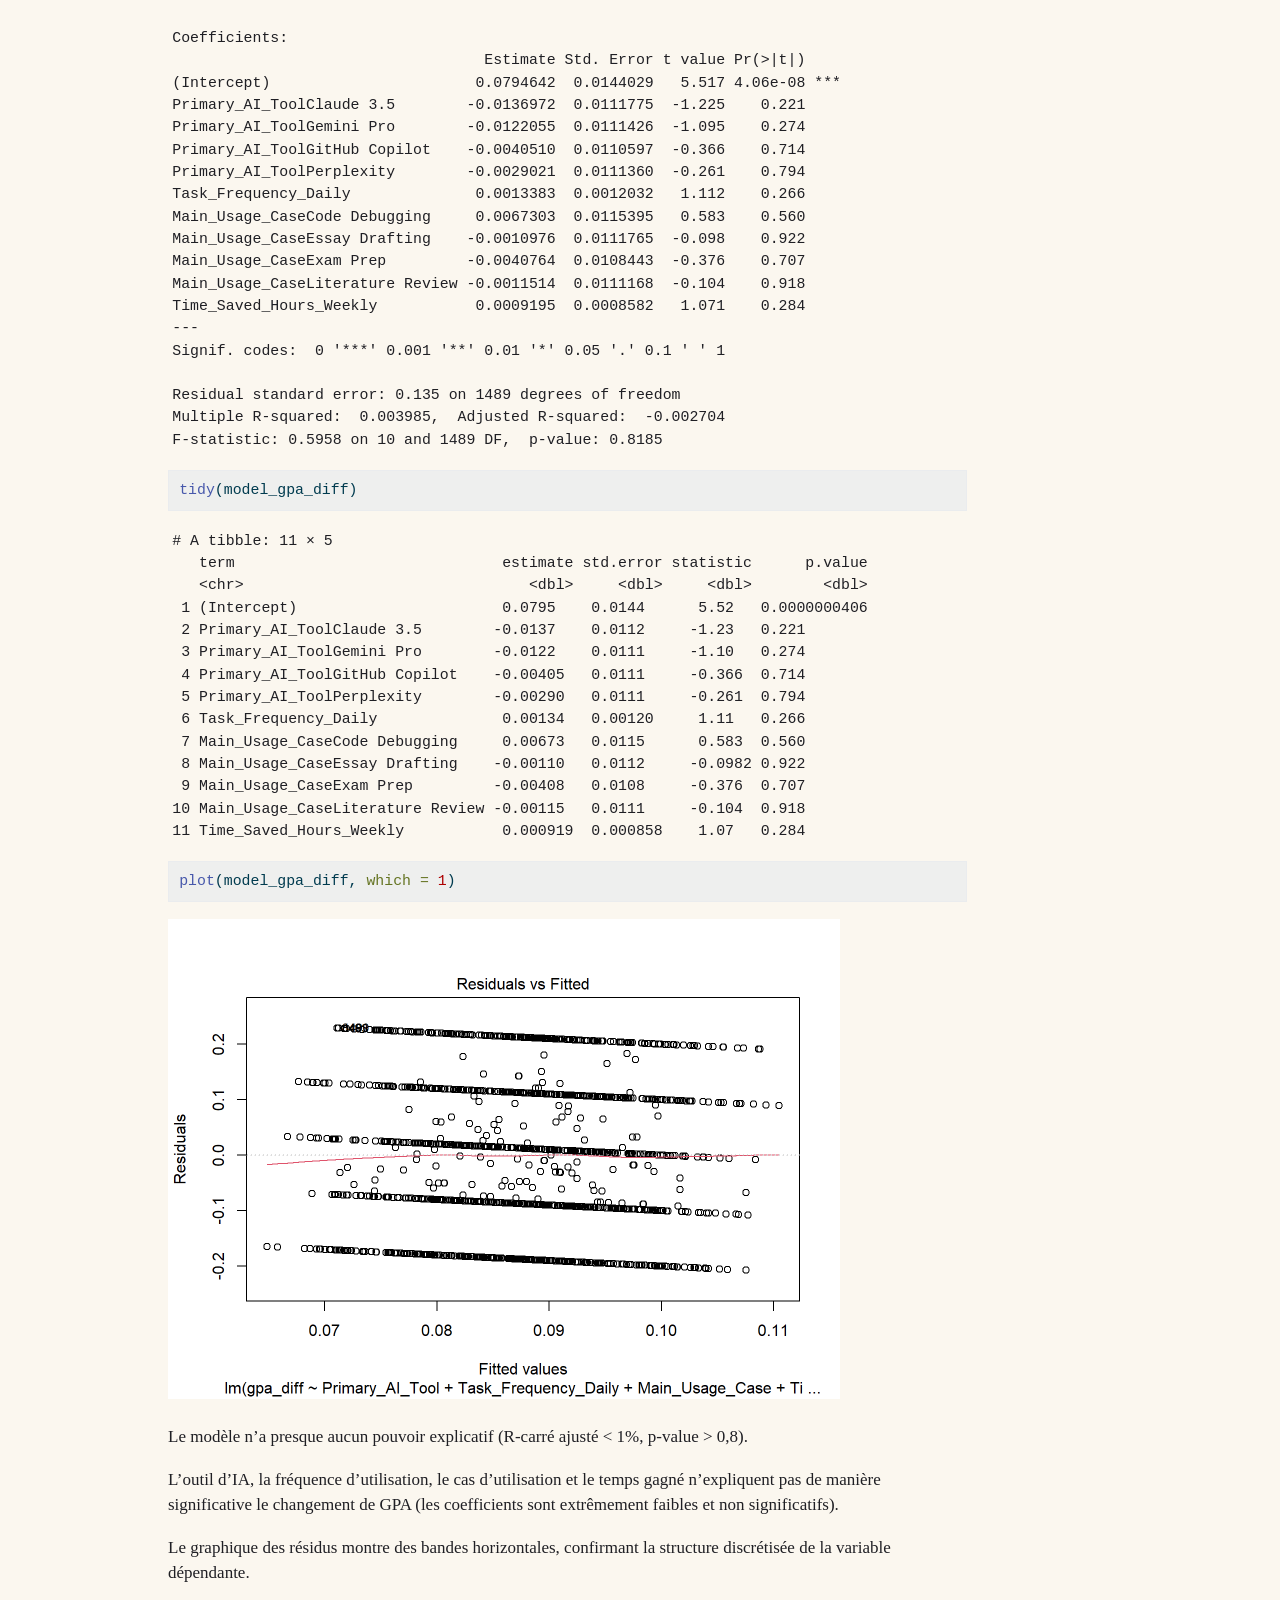
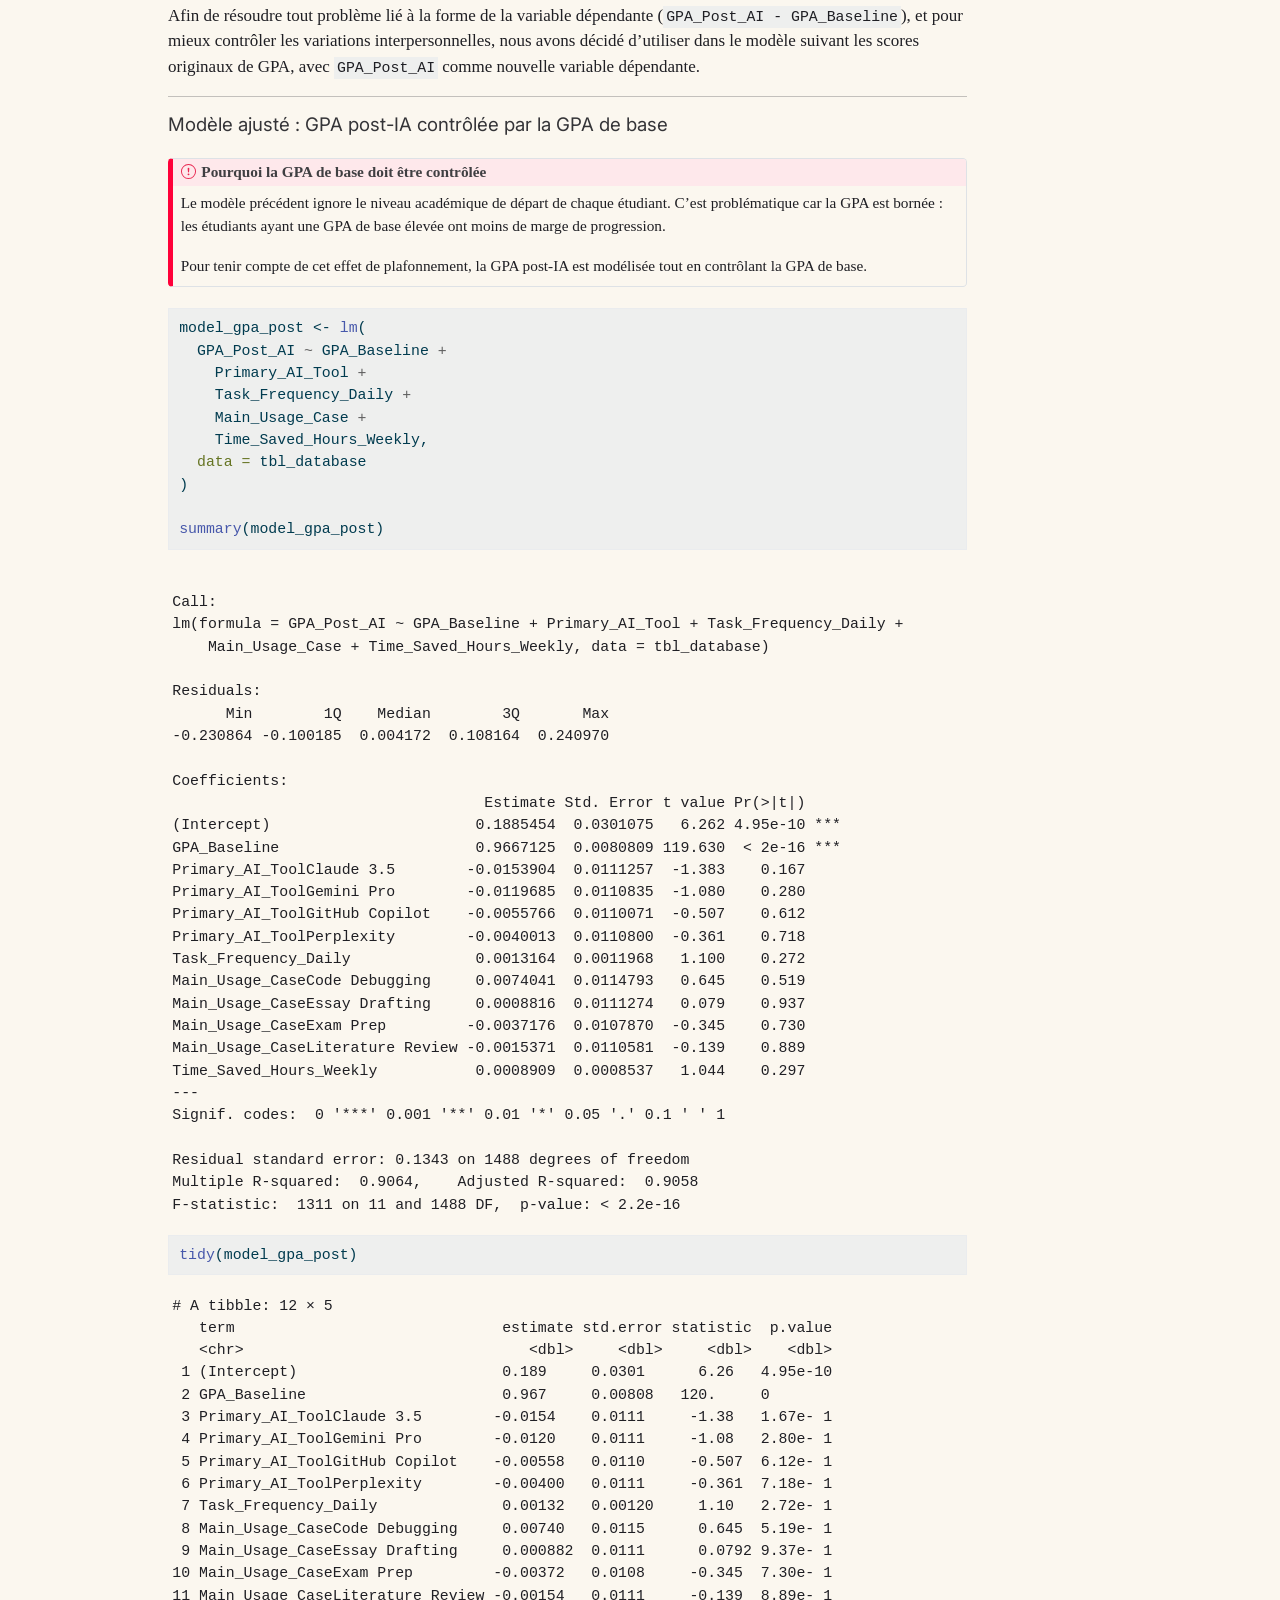
<file: docs/fr/projects.html>
<!DOCTYPE html>
<html xmlns="http://www.w3.org/1999/xhtml" lang="fr-FR" xml:lang="fr-FR"><head>

<meta charset="utf-8">
<meta name="generator" content="quarto-1.8.27">

<meta name="viewport" content="width=device-width, initial-scale=1.0, user-scalable=yes">


<title>Projets – Illia Kovalenko</title>
<style>
code{white-space: pre-wrap;}
span.smallcaps{font-variant: small-caps;}
div.columns{display: flex; gap: min(4vw, 1.5em);}
div.column{flex: auto; overflow-x: auto;}
div.hanging-indent{margin-left: 1.5em; text-indent: -1.5em;}
ul.task-list{list-style: none;}
ul.task-list li input[type="checkbox"] {
  width: 0.8em;
  margin: 0 0.8em 0.2em -1em; /* quarto-specific, see https://github.com/quarto-dev/quarto-cli/issues/4556 */ 
  vertical-align: middle;
}
/* CSS for syntax highlighting */
html { -webkit-text-size-adjust: 100%; }
pre > code.sourceCode { white-space: pre; position: relative; }
pre > code.sourceCode > span { display: inline-block; line-height: 1.25; }
pre > code.sourceCode > span:empty { height: 1.2em; }
.sourceCode { overflow: visible; }
code.sourceCode > span { color: inherit; text-decoration: inherit; }
div.sourceCode { margin: 1em 0; }
pre.sourceCode { margin: 0; }
@media screen {
div.sourceCode { overflow: auto; }
}
@media print {
pre > code.sourceCode { white-space: pre-wrap; }
pre > code.sourceCode > span { text-indent: -5em; padding-left: 5em; }
}
pre.numberSource code
  { counter-reset: source-line 0; }
pre.numberSource code > span
  { position: relative; left: -4em; counter-increment: source-line; }
pre.numberSource code > span > a:first-child::before
  { content: counter(source-line);
    position: relative; left: -1em; text-align: right; vertical-align: baseline;
    border: none; display: inline-block;
    -webkit-touch-callout: none; -webkit-user-select: none;
    -khtml-user-select: none; -moz-user-select: none;
    -ms-user-select: none; user-select: none;
    padding: 0 4px; width: 4em;
  }
pre.numberSource { margin-left: 3em;  padding-left: 4px; }
div.sourceCode
  {   }
@media screen {
pre > code.sourceCode > span > a:first-child::before { text-decoration: underline; }
}
</style>


<script src="../site_libs/quarto-nav/quarto-nav.js"></script>
<script src="../site_libs/quarto-nav/headroom.min.js"></script>
<script src="../site_libs/clipboard/clipboard.min.js"></script>
<script src="../site_libs/quarto-search/autocomplete.umd.js"></script>
<script src="../site_libs/quarto-search/fuse.min.js"></script>
<script src="../site_libs/quarto-search/quarto-search.js"></script>
<meta name="quarto:offset" content="../">
<link href="../images/favicon.ico" rel="icon">
<script src="../site_libs/quarto-html/quarto.js" type="module"></script>
<script src="../site_libs/quarto-html/tabsets/tabsets.js" type="module"></script>
<script src="../site_libs/quarto-html/axe/axe-check.js" type="module"></script>
<script src="../site_libs/quarto-html/popper.min.js"></script>
<script src="../site_libs/quarto-html/tippy.umd.min.js"></script>
<script src="../site_libs/quarto-html/anchor.min.js"></script>
<link href="../site_libs/quarto-html/tippy.css" rel="stylesheet">
<link href="../site_libs/quarto-html/quarto-syntax-highlighting-ed96de9b727972fe78a7b5d16c58bf87.css" rel="stylesheet" class="quarto-color-scheme" id="quarto-text-highlighting-styles">
<link href="../site_libs/quarto-html/quarto-syntax-highlighting-dark-4d9afe2b8d18ee9fa5d0d57b5ed4214d.css" rel="stylesheet" class="quarto-color-scheme quarto-color-alternate" id="quarto-text-highlighting-styles">
<link href="../site_libs/quarto-html/quarto-syntax-highlighting-ed96de9b727972fe78a7b5d16c58bf87.css" rel="stylesheet" class="quarto-color-scheme-extra" id="quarto-text-highlighting-styles">
<script src="../site_libs/bootstrap/bootstrap.min.js"></script>
<link href="../site_libs/bootstrap/bootstrap-icons.css" rel="stylesheet">
<link href="../site_libs/bootstrap/bootstrap-7cf6dd9b30dd1244900d342ab7296f0b.min.css" rel="stylesheet" append-hash="true" class="quarto-color-scheme" id="quarto-bootstrap" data-mode="light">
<link href="../site_libs/bootstrap/bootstrap-dark-e03fe961f342b3c7a8289c94da64632f.min.css" rel="stylesheet" append-hash="true" class="quarto-color-scheme quarto-color-alternate" id="quarto-bootstrap" data-mode="light">
<link href="../site_libs/bootstrap/bootstrap-7cf6dd9b30dd1244900d342ab7296f0b.min.css" rel="stylesheet" append-hash="true" class="quarto-color-scheme-extra" id="quarto-bootstrap" data-mode="light">
<script id="quarto-search-options" type="application/json">{
  "location": "navbar",
  "copy-button": false,
  "collapse-after": 3,
  "panel-placement": "end",
  "type": "overlay",
  "limit": 50,
  "keyboard-shortcut": [
    "f",
    "/",
    "s"
  ],
  "show-item-context": false,
  "language": {
    "search-no-results-text": "Pas de résultats",
    "search-matching-documents-text": "documents trouvés",
    "search-copy-link-title": "Copier le lien vers la recherche",
    "search-hide-matches-text": "Cacher les correspondances additionnelles",
    "search-more-match-text": "correspondance de plus dans ce document",
    "search-more-matches-text": "correspondances de plus dans ce document",
    "search-clear-button-title": "Effacer",
    "search-text-placeholder": "",
    "search-detached-cancel-button-title": "Annuler",
    "search-submit-button-title": "Envoyer",
    "search-label": "Recherche"
  }
}</script>
<script defer="" src="../js/lang-switch.js"></script>


<link rel="stylesheet" href="../styles.css">
</head>

<body class="nav-fixed quarto-light">

<div id="quarto-search-results"></div>
  <header id="quarto-header" class="headroom fixed-top">
    <nav class="navbar navbar-expand-lg " data-bs-theme="dark">
      <div class="navbar-container container-fluid">
      <div class="navbar-brand-container mx-auto">
    <a href="../index.html" class="navbar-brand navbar-brand-logo">
    <img src="../images/ik-monogram.svg" alt="" class="navbar-logo light-content">
    <img src="../images/ik-monogram.svg" alt="" class="navbar-logo dark-content">
    </a>
    <a class="navbar-brand" href="../index.html">
    <span class="navbar-title">Illia Kovalenko</span>
    </a>
  </div>
            <div id="quarto-search" class="" title="Recherche"></div>
          <button class="navbar-toggler" type="button" data-bs-toggle="collapse" data-bs-target="#navbarCollapse" aria-controls="navbarCollapse" role="menu" aria-expanded="false" aria-label="Basculer la navigation" onclick="if (window.quartoToggleHeadroom) { window.quartoToggleHeadroom(); }">
  <span class="navbar-toggler-icon"></span>
</button>
          <div class="collapse navbar-collapse" id="navbarCollapse">
            <ul class="navbar-nav navbar-nav-scroll me-auto">
  <li class="nav-item">
    <a class="nav-link" href="../fr/index.html"> 
<span class="menu-text">Accueil</span></a>
  </li>  
  <li class="nav-item">
    <a class="nav-link active" href="../fr/projects.html" aria-current="page"> 
<span class="menu-text">Projets</span></a>
  </li>  
  <li class="nav-item">
    <a class="nav-link" href="../fr/method.html"> 
<span class="menu-text">Démarche</span></a>
  </li>  
  <li class="nav-item">
    <a class="nav-link" href="../fr/cv.html"> 
<span class="menu-text">CV</span></a>
  </li>  
  <li class="nav-item">
    <a class="nav-link" href="../fr/contact.html"> 
<span class="menu-text">Contact</span></a>
  </li>  
</ul>
            <ul class="navbar-nav navbar-nav-scroll ms-auto">
  <li class="nav-item">
    <a class="nav-link" href="../en/"> 
<span class="menu-text">English</span></a>
  </li>  
</ul>
          </div> <!-- /navcollapse -->
            <div class="quarto-navbar-tools">
</div>
      </div> <!-- /container-fluid -->
    </nav>
</header>
<!-- content -->
<div id="quarto-content" class="quarto-container page-columns page-rows-contents page-layout-article page-navbar">
<!-- sidebar -->
<!-- margin-sidebar -->
    <div id="quarto-margin-sidebar" class="sidebar margin-sidebar">
        <nav id="TOC" role="doc-toc" class="toc-active">
    <h2 id="toc-title">Sur cette page</h2>
   
  <ul>
  <li><a href="#sec-ai-impact" id="toc-sec-ai-impact" class="nav-link active" data-scroll-target="#sec-ai-impact">1. Impact de l’IA dans la vie étudiante</a>
  <ul class="collapse">
  <li><a href="#ressources-du-projet" id="toc-ressources-du-projet" class="nav-link" data-scroll-target="#ressources-du-projet">Ressources du projet</a></li>
  <li><a href="#sec-project-overview" id="toc-sec-project-overview" class="nav-link" data-scroll-target="#sec-project-overview">Aperçu du projet</a></li>
  <li><a href="#analyse-des-données" id="toc-analyse-des-données" class="nav-link" data-scroll-target="#analyse-des-données">Analyse des données</a>
  <ul class="collapse">
  <li><a href="#sec-analytical-questions" id="toc-sec-analytical-questions" class="nav-link" data-scroll-target="#sec-analytical-questions">Questions analytiques et variables principales</a></li>
  <li><a href="#sec-data-preparation" id="toc-sec-data-preparation" class="nav-link" data-scroll-target="#sec-data-preparation">Chargement et préparation des données (character variables -&gt; factors)</a></li>
  <li><a href="#changement-de-gpa" id="toc-changement-de-gpa" class="nav-link" data-scroll-target="#changement-de-gpa">Changement de GPA</a></li>
  <li><a href="#sec-career-confidence" id="toc-sec-career-confidence" class="nav-link" data-scroll-target="#sec-career-confidence">Confiance dans la carrière</a></li>
  <li><a href="#sec-ai-usage" id="toc-sec-ai-usage" class="nav-link" data-scroll-target="#sec-ai-usage">Utilisation et adoption de l’IA</a></li>
  <li><a href="#sec-ethics" id="toc-sec-ethics" class="nav-link" data-scroll-target="#sec-ethics">Préoccupations éthiques</a></li>
  <li><a href="#sec-time-saved" id="toc-sec-time-saved" class="nav-link" data-scroll-target="#sec-time-saved">Temps gagné</a></li>
  <li><a href="#sec-clustering" id="toc-sec-clustering" class="nav-link" data-scroll-target="#sec-clustering">Clustering et segmentation</a></li>
  </ul></li>
  <li><a href="#sec-main-results" id="toc-sec-main-results" class="nav-link" data-scroll-target="#sec-main-results">Principaux résultats</a></li>
  <li><a href="#sec-interpretation" id="toc-sec-interpretation" class="nav-link" data-scroll-target="#sec-interpretation">Interprétation</a></li>
  <li><a href="#sec-limitations" id="toc-sec-limitations" class="nav-link" data-scroll-target="#sec-limitations">Limites</a></li>
  </ul></li>
  <li><a href="#projet-danalyse-de-données-python" id="toc-projet-danalyse-de-données-python" class="nav-link" data-scroll-target="#projet-danalyse-de-données-python">2. Projet d’analyse de données Python</a></li>
  <li><a href="#projet-sql-et-bases-de-données" id="toc-projet-sql-et-bases-de-données" class="nav-link" data-scroll-target="#projet-sql-et-bases-de-données">3. Projet SQL et bases de données</a></li>
  </ul>
</nav>
    </div>
<!-- main -->
<main class="content" id="quarto-document-content">

<header id="title-block-header" class="quarto-title-block default">
<div class="quarto-title">
<h1 class="title">Projets</h1>
</div>



<div class="quarto-title-meta">

    
  
    
  </div>
  


</header>


<p>Cette page présente une sélection de projets d’analyse de données développés pour démontrer des compétences analytiques appliquées, un raisonnement statistique, la structuration des données et la communication.</p>
<p>Le portfolio est structuré autour de trois axes complémentaires :</p>
<ol type="1">
<li><strong>R / Analyse statistique</strong><br>
</li>
<li><strong>Python / Analyse de données</strong><br>
</li>
<li><strong>SQL / Bases de données et modélisation de données</strong></li>
</ol>
<p>Le premier projet ci-dessous se concentre sur une analyse d’impact exploratoire réalisée avec R.</p>
<hr>
<section id="sec-ai-impact" class="level1">
<h1>1. Impact de l’IA dans la vie étudiante</h1>
<section id="ressources-du-projet" class="level2">
<h2 class="anchored" data-anchor-id="ressources-du-projet">Ressources du projet</h2>
<ul>
<li><a href="https://www.kaggle.com/datasets/sohaibdevv/ai-and-student-life-2026-the-new-normal">Jeu de données original de Kaggle utilisé pour ce projet</a></li>
<li><a href="..\en/ai_analysis.R">Télécharger le script R</a></li>
<li><a href="..\en/database.csv">Télécharger le jeu de données</a></li>
</ul>
</section>
<section id="sec-project-overview" class="level2">
<h2 class="anchored" data-anchor-id="sec-project-overview">Aperçu du projet</h2>
<p>Ce projet explore un jeu de données sur l’utilisation de l’IA et la vie étudiante. L’objectif est d’évaluer si l’utilisation de l’IA est associée à la performance académique, à la confiance dans la carrière, aux préoccupations éthiques et aux gains de productivité perçus.</p>
<p>L’analyse a été menée sous <strong>R</strong>, en utilisant principalement le <code>tidyverse</code>, les fonctions statistiques de base et un nombre limité de bibliothèques supplémentaires pour la modélisation et le formatage des résultats (comme <code>MASS</code> pour les modèles ordonnés / multinomiaux, <code>broom</code> pour les modèles de régression “tidy”, et <code>stats</code> pour le clustering).</p>
<p>Le projet est exploratoire. Étant donné que le jeu de données ne comprend pas de groupe de contrôle — un groupe distinct d’étudiants n’utilisant pas l’IA — les résultats ne permettent pas d’établir de relations causales. L’objectif n’est pas de prouver que l’IA améliore les résultats des étudiants, mais d’évaluer si les données disponibles soutiennent des relations statistiques significatives.</p>
<hr>
</section>
<section id="analyse-des-données" class="level2">
<h2 class="anchored" data-anchor-id="analyse-des-données">Analyse des données</h2>
<section id="sec-analytical-questions" class="level3">
<h3 class="anchored" data-anchor-id="sec-analytical-questions">Questions analytiques et variables principales</h3>
<p>L’analyse se concentre sur cinq questions principales :</p>
<ol type="1">
<li>Existe-t-il un changement mesurable de la moyenne générale (GPA) après l’utilisation de l’IA ?</li>
<li>Les variables d’utilisation de l’IA expliquent-elles le changement de GPA ?</li>
<li>La confiance dans la carrière est-elle associée à la GPA ou à l’utilisation de l’IA ?</li>
<li>Les préoccupations éthiques sont-elles structurées par le comportement d’utilisation de l’IA ?</li>
<li>Peut-on segmenter les étudiants en profils d’utilisation de l’IA significatifs ?</li>
</ol>
<p>Les scores de GPA, la confiance dans la carrière et les préoccupations éthiques perçues ont été sélectionnés comme variables dépendantes principales. Ces indicateurs sont couramment utilisés dans la recherche sur l’éducation et la formation, et fournissent un cadre standardisé pour évaluer les résultats potentiels associés à l’utilisation de l’IA.</p>
<p>Le jeu de données ne comprend que deux variables socio-démographiques, <code>Age</code> et <code>Major</code>. Cet ensemble limité de variables de contrôle restreint la capacité à rendre compte de l’hétérogénéité structurelle entre les étudiants (par exemple, le milieu socio-économique, la trajectoire académique antérieure, le contexte institutionnel) et limite donc la profondeur de toute analyse d’impact.</p>
<p>De plus, les variables d’utilisation de l’IA (fréquence des tâches, cas d’utilisation principal, outil principal et temps gagné) sont des mesures autodéclarées collectées par questionnaire. À ce titre, elles reflètent des perceptions subjectives plutôt que des comportements observés, ce qui introduit des biais potentiels (biais de rappel, biais de désirabilité sociale et effets d’approximation).</p>
<p>Enfin, les statistiques descriptives indiquent un niveau élevé d’uniformité dans les distributions à travers les 1 500 observations. Conjugué à la structure discrétisée de plusieurs variables (notamment la GPA), cela soulève des questions concernant la richesse empirique du jeu de données. Les données peuvent être simplifiées, simulées ou fortement standardisées, ce qui limite la variabilité et réduit la probabilité d’identifier des relations statistiques fortes.</p>
<div class="callout callout-style-default callout-warning callout-titled" title="Positionnement méthodologique">
<div class="callout-header d-flex align-content-center">
<div class="callout-icon-container">
<i class="callout-icon"></i>
</div>
<div class="callout-title-container flex-fill">
<span class="screen-reader-only">Avertissement</span>Positionnement méthodologique
</div>
</div>
<div class="callout-body-container callout-body">
<p>En conséquence, l’analyse doit être interprétée comme un exercice exploratoire axé sur la rigueur méthodologique plutôt que comme une preuve de relations réelles.</p>
</div>
</div>
<hr>
</section>
<section id="sec-data-preparation" class="level3">
<h3 class="anchored" data-anchor-id="sec-data-preparation">Chargement et préparation des données (character variables -&gt; factors)</h3>
<div class="cell">
<div class="code-copy-outer-scaffold"><div class="sourceCode cell-code" id="cb1"><pre class="sourceCode r code-with-copy"><code class="sourceCode r"><span id="cb1-1"><a href="#cb1-1" aria-hidden="true" tabindex="-1"></a><span class="fu">library</span>(tidyverse)</span></code></pre></div><button title="Copier vers le presse-papier" class="code-copy-button"><i class="bi"></i></button></div>
<div class="cell-output cell-output-stderr">
<pre><code>── Attaching core tidyverse packages ──────────────────────── tidyverse 2.0.0 ──
✔ dplyr     1.2.1     ✔ readr     2.2.0
✔ forcats   1.0.1     ✔ stringr   1.6.0
✔ ggplot2   4.0.3     ✔ tibble    3.3.1
✔ lubridate 1.9.5     ✔ tidyr     1.3.2
✔ purrr     1.2.2     
── Conflicts ────────────────────────────────────────── tidyverse_conflicts() ──
✖ dplyr::filter() masks stats::filter()
✖ dplyr::lag()    masks stats::lag()
ℹ Use the conflicted package (&lt;http://conflicted.r-lib.org/&gt;) to force all conflicts to become errors</code></pre>
</div>
<div class="code-copy-outer-scaffold"><div class="sourceCode cell-code" id="cb3"><pre class="sourceCode r code-with-copy"><code class="sourceCode r"><span id="cb3-1"><a href="#cb3-1" aria-hidden="true" tabindex="-1"></a><span class="fu">library</span>(MASS)</span></code></pre></div><button title="Copier vers le presse-papier" class="code-copy-button"><i class="bi"></i></button></div>
<div class="cell-output cell-output-stderr">
<pre><code>
Attaching package: 'MASS'

The following object is masked from 'package:dplyr':

    select</code></pre>
</div>
<div class="code-copy-outer-scaffold"><div class="sourceCode cell-code" id="cb5"><pre class="sourceCode r code-with-copy"><code class="sourceCode r"><span id="cb5-1"><a href="#cb5-1" aria-hidden="true" tabindex="-1"></a><span class="fu">library</span>(broom)</span>
<span id="cb5-2"><a href="#cb5-2" aria-hidden="true" tabindex="-1"></a><span class="fu">library</span>(stats)</span>
<span id="cb5-3"><a href="#cb5-3" aria-hidden="true" tabindex="-1"></a></span>
<span id="cb5-4"><a href="#cb5-4" aria-hidden="true" tabindex="-1"></a>tbl_database <span class="ot">&lt;-</span> <span class="fu">read_csv</span>(<span class="st">"database.csv"</span>)</span></code></pre></div><button title="Copier vers le presse-papier" class="code-copy-button"><i class="bi"></i></button></div>
<div class="cell-output cell-output-stderr">
<pre><code>Rows: 1500 Columns: 11
── Column specification ────────────────────────────────────────────────────────
Delimiter: ","
chr (5): Student_ID, Major, Primary_AI_Tool, Main_Usage_Case, AI_Ethics_Concern
dbl (6): Age, Task_Frequency_Daily, GPA_Baseline, GPA_Post_AI, Time_Saved_Ho...

ℹ Use `spec()` to retrieve the full column specification for this data.
ℹ Specify the column types or set `show_col_types = FALSE` to quiet this message.</code></pre>
</div>
<div class="code-copy-outer-scaffold"><div class="sourceCode cell-code" id="cb7"><pre class="sourceCode r code-with-copy"><code class="sourceCode r"><span id="cb7-1"><a href="#cb7-1" aria-hidden="true" tabindex="-1"></a><span class="fu">glimpse</span>(tbl_database)</span></code></pre></div><button title="Copier vers le presse-papier" class="code-copy-button"><i class="bi"></i></button></div>
<div class="cell-output cell-output-stdout">
<pre><code>Rows: 1,500
Columns: 11
$ Student_ID              &lt;chr&gt; "STU-6019", "STU-6962", "STU-2338", "STU-1380"…
$ Age                     &lt;dbl&gt; 23, 22, 18, 19, 19, 19, 19, 20, 20, 19, 20, 24…
$ Major                   &lt;chr&gt; "Software Engineering", "Modern History", "Dat…
$ Primary_AI_Tool         &lt;chr&gt; "Gemini Pro", "GitHub Copilot", "Perplexity", …
$ Task_Frequency_Daily    &lt;dbl&gt; 1, 3, 2, 5, 10, 4, 1, 3, 1, 5, 2, 4, 1, 5, 4, …
$ Main_Usage_Case         &lt;chr&gt; "Code Debugging", "Essay Drafting", "Literatur…
$ GPA_Baseline            &lt;dbl&gt; 2.62, 3.99, 2.57, 2.67, 3.65, 3.21, 3.87, 3.18…
$ GPA_Post_AI             &lt;dbl&gt; 2.62, 4.00, 2.57, 2.87, 3.85, 3.41, 3.97, 3.08…
$ Time_Saved_Hours_Weekly &lt;dbl&gt; 9, 7, 15, 12, 5, 8, 7, 2, 13, 10, 8, 6, 6, 14,…
$ AI_Ethics_Concern       &lt;chr&gt; "Medium", "Medium", "High", "Low", "High", "Me…
$ Career_Confidence_Score &lt;dbl&gt; 3, 4, 7, 5, 9, 4, 1, 9, 8, 3, 4, 10, 4, 3, 5, …</code></pre>
</div>
<div class="code-copy-outer-scaffold"><div class="sourceCode cell-code" id="cb9"><pre class="sourceCode r code-with-copy"><code class="sourceCode r"><span id="cb9-1"><a href="#cb9-1" aria-hidden="true" tabindex="-1"></a><span class="fu">any</span>(<span class="fu">is.na</span>(tbl_database))</span></code></pre></div><button title="Copier vers le presse-papier" class="code-copy-button"><i class="bi"></i></button></div>
<div class="cell-output cell-output-stdout">
<pre><code>[1] FALSE</code></pre>
</div>
<div class="code-copy-outer-scaffold"><div class="sourceCode cell-code" id="cb11"><pre class="sourceCode r code-with-copy"><code class="sourceCode r"><span id="cb11-1"><a href="#cb11-1" aria-hidden="true" tabindex="-1"></a>tbl_database <span class="ot">&lt;-</span> tbl_database <span class="sc">|&gt;</span></span>
<span id="cb11-2"><a href="#cb11-2" aria-hidden="true" tabindex="-1"></a>  <span class="fu">mutate</span>(</span>
<span id="cb11-3"><a href="#cb11-3" aria-hidden="true" tabindex="-1"></a>    <span class="fu">across</span>(<span class="fu">where</span>(is.character) <span class="sc">&amp;</span> <span class="sc">!</span><span class="fu">contains</span>(<span class="st">"ID"</span>), as.factor),</span>
<span id="cb11-4"><a href="#cb11-4" aria-hidden="true" tabindex="-1"></a>    <span class="at">gpa_diff =</span> GPA_Post_AI <span class="sc">-</span> GPA_Baseline</span>
<span id="cb11-5"><a href="#cb11-5" aria-hidden="true" tabindex="-1"></a>  )</span>
<span id="cb11-6"><a href="#cb11-6" aria-hidden="true" tabindex="-1"></a></span>
<span id="cb11-7"><a href="#cb11-7" aria-hidden="true" tabindex="-1"></a><span class="fu">summary</span>(tbl_database)</span></code></pre></div><button title="Copier vers le presse-papier" class="code-copy-button"><i class="bi"></i></button></div>
<div class="cell-output cell-output-stdout">
<pre><code>     Student_ID        Age                            Major    
 Length   :1500   Min.   :18.00   Biology                :259  
 N.unique :1500   1st Qu.:20.00   Business Administration:256  
 N.blank  :   0   Median :21.00   Data Science           :259  
 Min.nchar:   8   Mean   :21.49   Fine Arts              :263  
 Max.nchar:   8   3rd Qu.:23.00   Modern History         :221  
                  Max.   :25.00   Software Engineering   :242  
       Primary_AI_Tool Task_Frequency_Daily          Main_Usage_Case
 ChatGPT-4o    :288    Min.   : 1.000       Brainstorming    :286   
 Claude 3.5    :297    1st Qu.: 3.000       Code Debugging   :264   
 Gemini Pro    :302    Median : 5.000       Essay Drafting   :301   
 GitHub Copilot:311    Mean   : 5.407       Exam Prep        :341   
 Perplexity    :302    3rd Qu.: 8.000       Literature Review:308   
                       Max.   :10.000                               
  GPA_Baseline    GPA_Post_AI    Time_Saved_Hours_Weekly AI_Ethics_Concern
 Min.   :2.500   Min.   :2.400   Min.   : 2.00           High  :496       
 1st Qu.:2.880   1st Qu.:2.980   1st Qu.: 5.00           Low   :523       
 Median :3.260   Median :3.360   Median : 9.00           Medium:481       
 Mean   :3.257   Mean   :3.345   Mean   : 8.51                            
 3rd Qu.:3.620   3rd Qu.:3.710   3rd Qu.:12.00                            
 Max.   :4.000   Max.   :4.000   Max.   :15.00                            
 Career_Confidence_Score    gpa_diff       
 Min.   : 1.000          Min.   :-0.10000  
 1st Qu.: 3.000          1st Qu.: 0.00000  
 Median : 5.000          Median : 0.10000  
 Mean   : 5.417          Mean   : 0.08773  
 3rd Qu.: 8.000          3rd Qu.: 0.20000  
 Max.   :10.000          Max.   : 0.30000  </code></pre>
</div>
</div>
<p>Le jeu de données contient 1 500 observations et aucune valeur manquante. Les variables de caractères ont été converties en facteurs, et une nouvelle variable, <code>gpa_diff</code>, a été créée pour mesurer la différence entre la GPA après l’IA et la GPA de base.</p>
<hr>
</section>
<section id="changement-de-gpa" class="level3">
<h3 class="anchored" data-anchor-id="changement-de-gpa">Changement de GPA</h3>
<section id="sec-gpa-descriptive" class="level4">
<h4 class="anchored" data-anchor-id="sec-gpa-descriptive">Analyse descriptive</h4>
<p>La première étape est descriptive. Les résumés fournis contiennent toutes les statistiques descriptives de base. Cependant, avant de modéliser toute relation, j’examine si le jeu de données contient une différence de GPA observable après l’utilisation de l’IA.</p>
<div class="cell">
<div class="code-copy-outer-scaffold"><div class="sourceCode cell-code" id="cb13"><pre class="sourceCode r code-with-copy"><code class="sourceCode r"><span id="cb13-1"><a href="#cb13-1" aria-hidden="true" tabindex="-1"></a>gpa_summary <span class="ot">&lt;-</span> tbl_database <span class="sc">|&gt;</span></span>
<span id="cb13-2"><a href="#cb13-2" aria-hidden="true" tabindex="-1"></a>  <span class="fu">summarise</span>(</span>
<span id="cb13-3"><a href="#cb13-3" aria-hidden="true" tabindex="-1"></a>    <span class="at">min =</span> <span class="fu">min</span>(gpa_diff),</span>
<span id="cb13-4"><a href="#cb13-4" aria-hidden="true" tabindex="-1"></a>    <span class="at">median =</span> <span class="fu">median</span>(gpa_diff),</span>
<span id="cb13-5"><a href="#cb13-5" aria-hidden="true" tabindex="-1"></a>    <span class="at">mean =</span> <span class="fu">mean</span>(gpa_diff),</span>
<span id="cb13-6"><a href="#cb13-6" aria-hidden="true" tabindex="-1"></a>    <span class="at">sd =</span> <span class="fu">sd</span>(gpa_diff),</span>
<span id="cb13-7"><a href="#cb13-7" aria-hidden="true" tabindex="-1"></a>    <span class="at">max =</span> <span class="fu">max</span>(gpa_diff)</span>
<span id="cb13-8"><a href="#cb13-8" aria-hidden="true" tabindex="-1"></a>  )</span>
<span id="cb13-9"><a href="#cb13-9" aria-hidden="true" tabindex="-1"></a></span>
<span id="cb13-10"><a href="#cb13-10" aria-hidden="true" tabindex="-1"></a>gpa_summary</span></code></pre></div><button title="Copier vers le presse-papier" class="code-copy-button"><i class="bi"></i></button></div>
<div class="cell-output cell-output-stdout">
<pre><code># A tibble: 1 × 5
     min median   mean    sd   max
   &lt;dbl&gt;  &lt;dbl&gt;  &lt;dbl&gt; &lt;dbl&gt; &lt;dbl&gt;
1 -0.100  0.100 0.0877 0.135 0.300</code></pre>
</div>
</div>
<p>La différence moyenne de GPA est positive, avec une augmentation moyenne d’environ +0,088 points de GPA.</p>
<p>De manière différente, ces statistiques descriptives peuvent être lues et comparées rapidement via une boîte à moustaches.</p>
<div class="cell">
<div class="code-copy-outer-scaffold"><div class="sourceCode cell-code" id="cb15"><pre class="sourceCode r code-with-copy"><code class="sourceCode r"><span id="cb15-1"><a href="#cb15-1" aria-hidden="true" tabindex="-1"></a>plot_gpa_diff <span class="ot">&lt;-</span> tbl_database <span class="sc">|&gt;</span></span>
<span id="cb15-2"><a href="#cb15-2" aria-hidden="true" tabindex="-1"></a>  <span class="fu">ggplot</span>(<span class="fu">aes</span>(<span class="at">x =</span> <span class="st">""</span>, <span class="at">y =</span> gpa_diff)) <span class="sc">+</span></span>
<span id="cb15-3"><a href="#cb15-3" aria-hidden="true" tabindex="-1"></a>  <span class="fu">geom_boxplot</span>(<span class="at">fill =</span> <span class="st">"#4C78A8"</span>, <span class="at">color =</span> <span class="st">"black"</span>, <span class="at">alpha =</span> <span class="fl">0.7</span>) <span class="sc">+</span></span>
<span id="cb15-4"><a href="#cb15-4" aria-hidden="true" tabindex="-1"></a>  <span class="fu">geom_point</span>(<span class="at">color =</span> <span class="st">"black"</span>, <span class="at">size =</span> <span class="fl">0.08</span>) <span class="sc">+</span></span>
<span id="cb15-5"><a href="#cb15-5" aria-hidden="true" tabindex="-1"></a>  <span class="fu">labs</span>(</span>
<span id="cb15-6"><a href="#cb15-6" aria-hidden="true" tabindex="-1"></a>    <span class="at">title =</span> <span class="st">"Distribution statistique de la différence des scores de GPA"</span>,</span>
<span id="cb15-7"><a href="#cb15-7" aria-hidden="true" tabindex="-1"></a>    <span class="at">x =</span> <span class="st">""</span>,</span>
<span id="cb15-8"><a href="#cb15-8" aria-hidden="true" tabindex="-1"></a>    <span class="at">y =</span> <span class="st">"Différence de GPA"</span></span>
<span id="cb15-9"><a href="#cb15-9" aria-hidden="true" tabindex="-1"></a>  ) <span class="sc">+</span></span>
<span id="cb15-10"><a href="#cb15-10" aria-hidden="true" tabindex="-1"></a>  <span class="fu">theme_minimal</span>() <span class="sc">+</span></span>
<span id="cb15-11"><a href="#cb15-11" aria-hidden="true" tabindex="-1"></a>  <span class="fu">theme</span>(</span>
<span id="cb15-12"><a href="#cb15-12" aria-hidden="true" tabindex="-1"></a>    <span class="at">plot.title =</span> <span class="fu">element_text</span>(<span class="at">hjust =</span> <span class="fl">0.5</span>, <span class="at">face =</span> <span class="st">"bold"</span>)</span>
<span id="cb15-13"><a href="#cb15-13" aria-hidden="true" tabindex="-1"></a>  )</span>
<span id="cb15-14"><a href="#cb15-14" aria-hidden="true" tabindex="-1"></a></span>
<span id="cb15-15"><a href="#cb15-15" aria-hidden="true" tabindex="-1"></a>plot_gpa_diff</span></code></pre></div><button title="Copier vers le presse-papier" class="code-copy-button"><i class="bi"></i></button></div>
<div class="cell-output-display">
<div>
<figure class="figure">
<p><img src="projects_files/figure-html/unnamed-chunk-3-1.png" class="img-fluid figure-img" width="672"></p>
</figure>
</div>
</div>
</div>
<p>Les résumés groupés montrent de petites différences dans les scores de GPA selon les spécialités (majors), les outils et les cas d’utilisation.</p>
<div class="cell">
<div class="code-copy-outer-scaffold"><div class="sourceCode cell-code" id="cb16"><pre class="sourceCode r code-with-copy"><code class="sourceCode r"><span id="cb16-1"><a href="#cb16-1" aria-hidden="true" tabindex="-1"></a>gpa_by_major <span class="ot">&lt;-</span> tbl_database <span class="sc">|&gt;</span></span>
<span id="cb16-2"><a href="#cb16-2" aria-hidden="true" tabindex="-1"></a>  <span class="fu">summarise</span>(</span>
<span id="cb16-3"><a href="#cb16-3" aria-hidden="true" tabindex="-1"></a>    <span class="at">min =</span> <span class="fu">min</span>(gpa_diff),</span>
<span id="cb16-4"><a href="#cb16-4" aria-hidden="true" tabindex="-1"></a>    <span class="at">median =</span> <span class="fu">median</span>(gpa_diff),</span>
<span id="cb16-5"><a href="#cb16-5" aria-hidden="true" tabindex="-1"></a>    <span class="at">mean =</span> <span class="fu">mean</span>(gpa_diff),</span>
<span id="cb16-6"><a href="#cb16-6" aria-hidden="true" tabindex="-1"></a>    <span class="at">sd =</span> <span class="fu">sd</span>(gpa_diff),</span>
<span id="cb16-7"><a href="#cb16-7" aria-hidden="true" tabindex="-1"></a>    <span class="at">max =</span> <span class="fu">max</span>(gpa_diff),</span>
<span id="cb16-8"><a href="#cb16-8" aria-hidden="true" tabindex="-1"></a>    <span class="at">.by =</span> Major</span>
<span id="cb16-9"><a href="#cb16-9" aria-hidden="true" tabindex="-1"></a>  ) <span class="sc">|&gt;</span></span>
<span id="cb16-10"><a href="#cb16-10" aria-hidden="true" tabindex="-1"></a>  <span class="fu">arrange</span>(<span class="fu">desc</span>(mean))</span>
<span id="cb16-11"><a href="#cb16-11" aria-hidden="true" tabindex="-1"></a></span>
<span id="cb16-12"><a href="#cb16-12" aria-hidden="true" tabindex="-1"></a>gpa_by_tool <span class="ot">&lt;-</span> tbl_database <span class="sc">|&gt;</span></span>
<span id="cb16-13"><a href="#cb16-13" aria-hidden="true" tabindex="-1"></a>  <span class="fu">summarise</span>(</span>
<span id="cb16-14"><a href="#cb16-14" aria-hidden="true" tabindex="-1"></a>    <span class="at">min =</span> <span class="fu">min</span>(gpa_diff),</span>
<span id="cb16-15"><a href="#cb16-15" aria-hidden="true" tabindex="-1"></a>    <span class="at">median =</span> <span class="fu">median</span>(gpa_diff),</span>
<span id="cb16-16"><a href="#cb16-16" aria-hidden="true" tabindex="-1"></a>    <span class="at">mean =</span> <span class="fu">mean</span>(gpa_diff),</span>
<span id="cb16-17"><a href="#cb16-17" aria-hidden="true" tabindex="-1"></a>    <span class="at">max =</span> <span class="fu">max</span>(gpa_diff),</span>
<span id="cb16-18"><a href="#cb16-18" aria-hidden="true" tabindex="-1"></a>    <span class="at">.by =</span> Primary_AI_Tool</span>
<span id="cb16-19"><a href="#cb16-19" aria-hidden="true" tabindex="-1"></a>  ) <span class="sc">|&gt;</span></span>
<span id="cb16-20"><a href="#cb16-20" aria-hidden="true" tabindex="-1"></a>  <span class="fu">arrange</span>(<span class="fu">desc</span>(mean))</span>
<span id="cb16-21"><a href="#cb16-21" aria-hidden="true" tabindex="-1"></a></span>
<span id="cb16-22"><a href="#cb16-22" aria-hidden="true" tabindex="-1"></a>gpa_by_usage <span class="ot">&lt;-</span> tbl_database <span class="sc">|&gt;</span></span>
<span id="cb16-23"><a href="#cb16-23" aria-hidden="true" tabindex="-1"></a>  <span class="fu">summarise</span>(</span>
<span id="cb16-24"><a href="#cb16-24" aria-hidden="true" tabindex="-1"></a>    <span class="at">min =</span> <span class="fu">min</span>(gpa_diff),</span>
<span id="cb16-25"><a href="#cb16-25" aria-hidden="true" tabindex="-1"></a>    <span class="at">median =</span> <span class="fu">median</span>(gpa_diff),</span>
<span id="cb16-26"><a href="#cb16-26" aria-hidden="true" tabindex="-1"></a>    <span class="at">mean =</span> <span class="fu">mean</span>(gpa_diff),</span>
<span id="cb16-27"><a href="#cb16-27" aria-hidden="true" tabindex="-1"></a>    <span class="at">max =</span> <span class="fu">max</span>(gpa_diff),</span>
<span id="cb16-28"><a href="#cb16-28" aria-hidden="true" tabindex="-1"></a>    <span class="at">.by =</span> Main_Usage_Case</span>
<span id="cb16-29"><a href="#cb16-29" aria-hidden="true" tabindex="-1"></a>  ) <span class="sc">|&gt;</span></span>
<span id="cb16-30"><a href="#cb16-30" aria-hidden="true" tabindex="-1"></a>  <span class="fu">arrange</span>(<span class="fu">desc</span>(mean))</span>
<span id="cb16-31"><a href="#cb16-31" aria-hidden="true" tabindex="-1"></a></span>
<span id="cb16-32"><a href="#cb16-32" aria-hidden="true" tabindex="-1"></a>gpa_by_major</span></code></pre></div><button title="Copier vers le presse-papier" class="code-copy-button"><i class="bi"></i></button></div>
<div class="cell-output cell-output-stdout">
<pre><code># A tibble: 6 × 6
  Major                      min median   mean    sd   max
  &lt;fct&gt;                    &lt;dbl&gt;  &lt;dbl&gt;  &lt;dbl&gt; &lt;dbl&gt; &lt;dbl&gt;
1 Software Engineering    -0.100 0.100  0.102  0.138 0.300
2 Biology                 -0.100 0.100  0.0932 0.140 0.300
3 Business Administration -0.100 0.100  0.0909 0.134 0.300
4 Data Science            -0.100 0.100  0.0839 0.128 0.300
5 Modern History          -0.100 0.100  0.0810 0.133 0.300
6 Fine Arts               -0.100 0.0700 0.0751 0.135 0.300</code></pre>
</div>
<div class="code-copy-outer-scaffold"><div class="sourceCode cell-code" id="cb18"><pre class="sourceCode r code-with-copy"><code class="sourceCode r"><span id="cb18-1"><a href="#cb18-1" aria-hidden="true" tabindex="-1"></a>gpa_by_tool</span></code></pre></div><button title="Copier vers le presse-papier" class="code-copy-button"><i class="bi"></i></button></div>
<div class="cell-output cell-output-stdout">
<pre><code># A tibble: 5 × 5
  Primary_AI_Tool    min median   mean   max
  &lt;fct&gt;            &lt;dbl&gt;  &lt;dbl&gt;  &lt;dbl&gt; &lt;dbl&gt;
1 ChatGPT-4o      -0.100 0.100  0.0941 0.300
2 Perplexity      -0.100 0.100  0.0920 0.300
3 GitHub Copilot  -0.100 0.100  0.0908 0.300
4 Gemini Pro      -0.100 0.100  0.0817 0.300
5 Claude 3.5      -0.100 0.1000 0.0802 0.300</code></pre>
</div>
<div class="code-copy-outer-scaffold"><div class="sourceCode cell-code" id="cb20"><pre class="sourceCode r code-with-copy"><code class="sourceCode r"><span id="cb20-1"><a href="#cb20-1" aria-hidden="true" tabindex="-1"></a>gpa_by_usage</span></code></pre></div><button title="Copier vers le presse-papier" class="code-copy-button"><i class="bi"></i></button></div>
<div class="cell-output cell-output-stdout">
<pre><code># A tibble: 5 × 5
  Main_Usage_Case      min median   mean   max
  &lt;fct&gt;              &lt;dbl&gt;  &lt;dbl&gt;  &lt;dbl&gt; &lt;dbl&gt;
1 Code Debugging    -0.100  0.100 0.0948 0.300
2 Essay Drafting    -0.100  0.100 0.0877 0.300
3 Brainstorming     -0.100  0.100 0.0876 0.300
4 Literature Review -0.100  0.100 0.0867 0.300
5 Exam Prep         -0.100  0.100 0.0834 0.300</code></pre>
</div>
</div>
<p>À ce stade, les statistiques descriptives suggèrent un léger glissement positif de la GPA, mais elles ne stipulent pas que ce changement est statistiquement significatif et n’expliquent pas ce qui motive ce changement.</p>
<p>Une autre façon de visualiser la différence de GPA est de construire un diagramme de dispersion, où tous les points au-dessus de la ligne <code>y = x</code> représentent une amélioration pour les étudiants.</p>
<div class="cell">
<div class="code-copy-outer-scaffold"><div class="sourceCode cell-code" id="cb22"><pre class="sourceCode r code-with-copy"><code class="sourceCode r"><span id="cb22-1"><a href="#cb22-1" aria-hidden="true" tabindex="-1"></a>plot_gpa_scatter <span class="ot">&lt;-</span> tbl_database <span class="sc">|&gt;</span></span>
<span id="cb22-2"><a href="#cb22-2" aria-hidden="true" tabindex="-1"></a>  <span class="fu">ggplot</span>(<span class="fu">aes</span>(<span class="at">x =</span> GPA_Baseline, <span class="at">y =</span> GPA_Post_AI)) <span class="sc">+</span></span>
<span id="cb22-3"><a href="#cb22-3" aria-hidden="true" tabindex="-1"></a>  <span class="fu">geom_jitter</span>(</span>
<span id="cb22-4"><a href="#cb22-4" aria-hidden="true" tabindex="-1"></a>    <span class="at">width =</span> <span class="fl">0.02</span>,</span>
<span id="cb22-5"><a href="#cb22-5" aria-hidden="true" tabindex="-1"></a>    <span class="at">height =</span> <span class="fl">0.2</span>,</span>
<span id="cb22-6"><a href="#cb22-6" aria-hidden="true" tabindex="-1"></a>    <span class="at">alpha =</span> <span class="fl">0.9</span>,</span>
<span id="cb22-7"><a href="#cb22-7" aria-hidden="true" tabindex="-1"></a>    <span class="at">size =</span> <span class="fl">0.01</span>,</span>
<span id="cb22-8"><a href="#cb22-8" aria-hidden="true" tabindex="-1"></a>    <span class="at">color =</span> <span class="st">"#4C78A8"</span></span>
<span id="cb22-9"><a href="#cb22-9" aria-hidden="true" tabindex="-1"></a>  ) <span class="sc">+</span></span>
<span id="cb22-10"><a href="#cb22-10" aria-hidden="true" tabindex="-1"></a>  <span class="fu">geom_abline</span>(<span class="at">slope =</span> <span class="dv">1</span>, <span class="at">intercept =</span> <span class="dv">0</span>, <span class="at">linetype =</span> <span class="st">"dashed"</span>, <span class="at">color =</span> <span class="st">"red"</span>) <span class="sc">+</span></span>
<span id="cb22-11"><a href="#cb22-11" aria-hidden="true" tabindex="-1"></a>  <span class="fu">labs</span>(</span>
<span id="cb22-12"><a href="#cb22-12" aria-hidden="true" tabindex="-1"></a>    <span class="at">title =</span> <span class="st">"GPA avant vs après utilisation de l'IA"</span>,</span>
<span id="cb22-13"><a href="#cb22-13" aria-hidden="true" tabindex="-1"></a>    <span class="at">subtitle =</span> <span class="st">"Les points au-dessus de la ligne indiquent une amélioration"</span>,</span>
<span id="cb22-14"><a href="#cb22-14" aria-hidden="true" tabindex="-1"></a>    <span class="at">x =</span> <span class="st">"Baseline GPA"</span>,</span>
<span id="cb22-15"><a href="#cb22-15" aria-hidden="true" tabindex="-1"></a>    <span class="at">y =</span> <span class="st">"Post-AI GPA"</span></span>
<span id="cb22-16"><a href="#cb22-16" aria-hidden="true" tabindex="-1"></a>  ) <span class="sc">+</span></span>
<span id="cb22-17"><a href="#cb22-17" aria-hidden="true" tabindex="-1"></a>  <span class="fu">theme_minimal</span>() <span class="sc">+</span></span>
<span id="cb22-18"><a href="#cb22-18" aria-hidden="true" tabindex="-1"></a>  <span class="fu">theme</span>(</span>
<span id="cb22-19"><a href="#cb22-19" aria-hidden="true" tabindex="-1"></a>    <span class="at">plot.title =</span> <span class="fu">element_text</span>(<span class="at">hjust =</span> <span class="fl">0.5</span>, <span class="at">face =</span> <span class="st">"bold"</span>),</span>
<span id="cb22-20"><a href="#cb22-20" aria-hidden="true" tabindex="-1"></a>    <span class="at">plot.subtitle =</span> <span class="fu">element_text</span>(<span class="at">hjust =</span> <span class="fl">0.5</span>, <span class="at">face =</span> <span class="st">"italic"</span>)</span>
<span id="cb22-21"><a href="#cb22-21" aria-hidden="true" tabindex="-1"></a>  )</span>
<span id="cb22-22"><a href="#cb22-22" aria-hidden="true" tabindex="-1"></a></span>
<span id="cb22-23"><a href="#cb22-23" aria-hidden="true" tabindex="-1"></a>plot_gpa_scatter</span></code></pre></div><button title="Copier vers le presse-papier" class="code-copy-button"><i class="bi"></i></button></div>
<div class="cell-output-display">
<div>
<figure class="figure">
<p><img src="projects_files/figure-html/unnamed-chunk-5-1.png" class="img-fluid figure-img" width="672"></p>
</figure>
</div>
</div>
</div>
<hr>
</section>
<section id="sec-gpa-distribution" class="level4">
<h4 class="anchored" data-anchor-id="sec-gpa-distribution">Distribution de la différence de GPA</h4>
<p>Avant d’utiliser des tests statistiques, la distribution des différences appariées doit être inspectée. Pour un test t apparié, l’hypothèse de normalité s’applique à la différence, et non aux deux variables de GPA séparément.</p>
<p>La manière la plus simple de procéder à la vérification de notre hypothèse est de construire un graphique Q-Q normal.</p>
<div class="cell">
<div class="code-copy-outer-scaffold"><div class="sourceCode cell-code" id="cb23"><pre class="sourceCode r code-with-copy"><code class="sourceCode r"><span id="cb23-1"><a href="#cb23-1" aria-hidden="true" tabindex="-1"></a><span class="fu">qqnorm</span>(tbl_database<span class="sc">$</span>gpa_diff)</span>
<span id="cb23-2"><a href="#cb23-2" aria-hidden="true" tabindex="-1"></a><span class="fu">qqline</span>(tbl_database<span class="sc">$</span>gpa_diff, <span class="at">col =</span> <span class="st">"red"</span>)</span></code></pre></div><button title="Copier vers le presse-papier" class="code-copy-button"><i class="bi"></i></button></div>
<div class="cell-output-display">
<div>
<figure class="figure">
<p><img src="projects_files/figure-html/unnamed-chunk-6-1.png" class="img-fluid figure-img" width="672"></p>
</figure>
</div>
</div>
</div>
<p>Pour une meilleure représentation visuelle, nous construirons également un histogramme de <code>gpa_diff</code>.</p>
<div class="cell">
<div class="code-copy-outer-scaffold"><div class="sourceCode cell-code" id="cb24"><pre class="sourceCode r code-with-copy"><code class="sourceCode r"><span id="cb24-1"><a href="#cb24-1" aria-hidden="true" tabindex="-1"></a>plot_gpa_hist <span class="ot">&lt;-</span> tbl_database <span class="sc">|&gt;</span></span>
<span id="cb24-2"><a href="#cb24-2" aria-hidden="true" tabindex="-1"></a>  <span class="fu">ggplot</span>(<span class="fu">aes</span>(<span class="at">x =</span> gpa_diff)) <span class="sc">+</span></span>
<span id="cb24-3"><a href="#cb24-3" aria-hidden="true" tabindex="-1"></a>  <span class="fu">geom_histogram</span>(<span class="at">fill =</span> <span class="st">"#4C78A8"</span>, <span class="at">alpha =</span> <span class="fl">0.7</span>, <span class="at">bins =</span> <span class="dv">30</span>) <span class="sc">+</span></span>
<span id="cb24-4"><a href="#cb24-4" aria-hidden="true" tabindex="-1"></a>  <span class="fu">labs</span>(</span>
<span id="cb24-5"><a href="#cb24-5" aria-hidden="true" tabindex="-1"></a>    <span class="at">title =</span> <span class="st">"Distribution de la différence de GPA"</span>,</span>
<span id="cb24-6"><a href="#cb24-6" aria-hidden="true" tabindex="-1"></a>    <span class="at">x =</span> <span class="st">"GPA_Post_AI - GPA_Baseline"</span>,</span>
<span id="cb24-7"><a href="#cb24-7" aria-hidden="true" tabindex="-1"></a>    <span class="at">y =</span> <span class="st">"Effectif"</span></span>
<span id="cb24-8"><a href="#cb24-8" aria-hidden="true" tabindex="-1"></a>  ) <span class="sc">+</span></span>
<span id="cb24-9"><a href="#cb24-9" aria-hidden="true" tabindex="-1"></a>  <span class="fu">theme_minimal</span>() <span class="sc">+</span></span>
<span id="cb24-10"><a href="#cb24-10" aria-hidden="true" tabindex="-1"></a>  <span class="fu">theme</span>(<span class="at">plot.title =</span> <span class="fu">element_text</span>(<span class="at">hjust =</span> <span class="fl">0.5</span>, <span class="at">face =</span> <span class="st">"bold"</span>))</span>
<span id="cb24-11"><a href="#cb24-11" aria-hidden="true" tabindex="-1"></a></span>
<span id="cb24-12"><a href="#cb24-12" aria-hidden="true" tabindex="-1"></a>plot_gpa_hist</span></code></pre></div><button title="Copier vers le presse-papier" class="code-copy-button"><i class="bi"></i></button></div>
<div class="cell-output-display">
<div>
<figure class="figure">
<p><img src="projects_files/figure-html/unnamed-chunk-7-1.png" class="img-fluid figure-img" width="672"></p>
</figure>
</div>
</div>
</div>
<p>La distribution est discrétisée, très probablement en raison d’effets d’arrondi dans les valeurs de GPA : un score de GPA dans le présent jeu de données est systématiquement arrondi.</p>
<p>Cela limite la normalité stricte, mais la taille de l’échantillon (=1500) est suffisamment grande pour que le <strong>test t apparié</strong> reste robuste. Un <strong>test des rangs signés de Wilcoxon</strong> non paramétrique est également utilisé comme contrôle de robustesse dans la <a href="#sec-gpa-tests" class="quarto-xref">Section&nbsp;1.3.3.3</a>.</p>
<hr>
</section>
<section id="sec-gpa-tests" class="level4">
<h4 class="anchored" data-anchor-id="sec-gpa-tests">Tests statistiques de la GPA</h4>
<p>La première question inférentielle est délibérément simple : <strong>les étudiants déclarent-ils une GPA plus élevée après l’utilisation de l’IA qu’avant ?</strong></p>
<div class="callout callout-style-default callout-tip callout-titled" title="Test statistique : test t apparié">
<div class="callout-header d-flex align-content-center">
<div class="callout-icon-container">
<i class="callout-icon"></i>
</div>
<div class="callout-title-container flex-fill">
<span class="screen-reader-only">Astuce</span>Test statistique : test t apparié
</div>
</div>
<div class="callout-body-container callout-body">
<p><strong>Question de recherche :</strong> La GPA post-IA est-elle significativement différente de la GPA de base ?</p>
<p><strong>Hypothèse nulle (H0) :</strong> Il n’y a pas de différence moyenne entre la GPA de base et la GPA post-IA.</p>
<p><strong>Hypothèse alternative (H1) :</strong> Il existe une différence moyenne entre la GPA de base et la GPA post-IA.</p>
<p><strong>Méthode :</strong> Un test t apparié est utilisé car les deux mesures de GPA sont observées pour les mêmes étudiants.</p>
<p><strong>Hypothèses :</strong> L’hypothèse clé de normalité s’applique aux différences appariées. Comme le montre la <a href="#sec-gpa-distribution" class="quarto-xref">Section&nbsp;1.3.3.2</a>, la différence est discrétisée et n’est pas parfaitement normale. Cependant, compte tenu de la grande taille de l’échantillon, le test t apparié devrait rester robuste.</p>
</div>
</div>
<div class="cell">
<div class="code-copy-outer-scaffold"><div class="sourceCode cell-code" id="cb25"><pre class="sourceCode r code-with-copy"><code class="sourceCode r"><span id="cb25-1"><a href="#cb25-1" aria-hidden="true" tabindex="-1"></a>t_test <span class="ot">&lt;-</span> <span class="fu">t.test</span>(</span>
<span id="cb25-2"><a href="#cb25-2" aria-hidden="true" tabindex="-1"></a>  tbl_database<span class="sc">$</span>GPA_Post_AI,tbl_database<span class="sc">$</span>GPA_Baseline,</span>
<span id="cb25-3"><a href="#cb25-3" aria-hidden="true" tabindex="-1"></a>  <span class="at">paired =</span> <span class="cn">TRUE</span></span>
<span id="cb25-4"><a href="#cb25-4" aria-hidden="true" tabindex="-1"></a>)</span>
<span id="cb25-5"><a href="#cb25-5" aria-hidden="true" tabindex="-1"></a></span>
<span id="cb25-6"><a href="#cb25-6" aria-hidden="true" tabindex="-1"></a><span class="fu">tidy</span>(t_test)</span></code></pre></div><button title="Copier vers le presse-papier" class="code-copy-button"><i class="bi"></i></button></div>
<div class="cell-output cell-output-stdout">
<pre><code># A tibble: 1 × 8
  estimate statistic   p.value parameter conf.low conf.high method   alternative
     &lt;dbl&gt;     &lt;dbl&gt;     &lt;dbl&gt;     &lt;dbl&gt;    &lt;dbl&gt;     &lt;dbl&gt; &lt;chr&gt;    &lt;chr&gt;      
1   0.0877      25.2 3.75e-117      1499   0.0809    0.0946 Paired … two.sided  </code></pre>
</div>
</div>
<p>Le test t apparié est complété par un test non paramétrique car la distribution de la différence de GPA est discrétisée.</p>
<div class="callout callout-style-default callout-tip callout-titled" title="Contrôle de robustesse : test des rangs signés de Wilcoxon">
<div class="callout-header d-flex align-content-center">
<div class="callout-icon-container">
<i class="callout-icon"></i>
</div>
<div class="callout-title-container flex-fill">
<span class="screen-reader-only">Astuce</span>Contrôle de robustesse : test des rangs signés de Wilcoxon
</div>
</div>
<div class="callout-body-container callout-body">
<p><strong>Hypothèse nulle (H0) :</strong> La différence médiane appariée est égale à zéro.</p>
<p><strong>Hypothèse alternative (H1) :</strong> La différence médiane appariée n’est pas égale à zéro.</p>
<p><strong>Méthode :</strong> Le test des rangs signés de Wilcoxon classe les différences appariées absolues et vérifie si les rangs positifs et négatifs sont équilibrés.</p>
<p><strong>Raison de l’utilisation :</strong> Ce test est moins sensible aux écarts par rapport à la normalité et est approprié comme contrôle de robustesse après les résultats du diagnostic dans la <a href="#sec-gpa-distribution" class="quarto-xref">Section&nbsp;1.3.3.2</a>.</p>
</div>
</div>
<div class="cell">
<div class="code-copy-outer-scaffold"><div class="sourceCode cell-code" id="cb27"><pre class="sourceCode r code-with-copy"><code class="sourceCode r"><span id="cb27-1"><a href="#cb27-1" aria-hidden="true" tabindex="-1"></a>wilcox_test <span class="ot">&lt;-</span> <span class="fu">wilcox.test</span>(</span>
<span id="cb27-2"><a href="#cb27-2" aria-hidden="true" tabindex="-1"></a>  tbl_database<span class="sc">$</span>GPA_Post_AI,</span>
<span id="cb27-3"><a href="#cb27-3" aria-hidden="true" tabindex="-1"></a>  tbl_database<span class="sc">$</span>GPA_Baseline,</span>
<span id="cb27-4"><a href="#cb27-4" aria-hidden="true" tabindex="-1"></a>  <span class="at">paired =</span> <span class="cn">TRUE</span></span>
<span id="cb27-5"><a href="#cb27-5" aria-hidden="true" tabindex="-1"></a>)</span>
<span id="cb27-6"><a href="#cb27-6" aria-hidden="true" tabindex="-1"></a></span>
<span id="cb27-7"><a href="#cb27-7" aria-hidden="true" tabindex="-1"></a><span class="fu">tidy</span>(wilcox_test)</span></code></pre></div><button title="Copier vers le presse-papier" class="code-copy-button"><i class="bi"></i></button></div>
<div class="cell-output cell-output-stdout">
<pre><code># A tibble: 1 × 4
  statistic p.value method                                           alternative
      &lt;dbl&gt;   &lt;dbl&gt; &lt;chr&gt;                                            &lt;chr&gt;      
1    608061       0 Wilcoxon signed rank test with continuity corre… two.sided  </code></pre>
</div>
</div>
<p>Les deux tests indiquent une augmentation de la GPA statistiquement significative (<code>p ≈ 0</code>) après l’utilisation de l’IA. Les différences positives dominent les négatives à travers les observations. En d’autres termes, les étudiants ont tendance à s’améliorer plus souvent qu’à décliner. Cependant, l’ampleur du changement moyen reste modeste.</p>
<p>Notre prochaine étape consiste à tester si les variables d’utilisation de l’IA expliquent réellement ce changement.</p>
<hr>
</section>
<section id="sec-gpa-models" class="level4">
<h4 class="anchored" data-anchor-id="sec-gpa-models">Modélisation des résultats de la GPA</h4>
<p>Les tests statistiques montrent que la GPA augmente en moyenne. L’étape de modélisation pose une question différente : <strong>les variables d’utilisation de l’IA peuvent-elles expliquer la variation des résultats de la GPA ?</strong></p>
<hr>
<section id="modèle-naïf-différence-de-gpa-expliquée-par-lutilisation-de-lia" class="level5">
<h5 class="anchored" data-anchor-id="modèle-naïf-différence-de-gpa-expliquée-par-lutilisation-de-lia">Modèle naïf : différence de GPA expliquée par l’utilisation de l’IA</h5>
<div class="callout callout-style-default callout-tip callout-titled" title="Modèle 1 : modèle MCO sur la différence de GPA">
<div class="callout-header d-flex align-content-center">
<div class="callout-icon-container">
<i class="callout-icon"></i>
</div>
<div class="callout-title-container flex-fill">
<span class="screen-reader-only">Astuce</span>Modèle 1 : modèle MCO sur la différence de GPA
</div>
</div>
<div class="callout-body-container callout-body">
<p><strong>Question de recherche :</strong> Les variables d’utilisation de l’IA expliquent-elles le changement de GPA ?</p>
<p><strong>Variable dépendante :</strong> <code>gpa_diff = GPA_Post_AI - GPA_Baseline</code></p>
<p><strong>Hypothèse nulle (H0) :</strong> Les variables d’utilisation de l’IA n’ont aucune association avec le changement de GPA.</p>
<p><strong>Hypothèse alternative (H1) :</strong> Au moins une variable d’utilisation de l’IA est associée au changement de GPA.</p>
<p><strong>Méthode :</strong> La régression MCO est utilisée comme premier modèle explicatif.</p>
<p><strong>Hypothèses et diagnostics :</strong> Les diagnostics des résidus sont inspectés après l’estimation du modèle. Comme discuté dans la <a href="#sec-gpa-distribution" class="quarto-xref">Section&nbsp;1.3.3.2</a>, la variable dépendante est discrétisée, le modèle est donc traité comme exploratoire plutôt que définitif en termes d’analyse d’impact.</p>
</div>
</div>
<div class="cell">
<div class="code-copy-outer-scaffold"><div class="sourceCode cell-code" id="cb29"><pre class="sourceCode r code-with-copy"><code class="sourceCode r"><span id="cb29-1"><a href="#cb29-1" aria-hidden="true" tabindex="-1"></a>model_gpa_diff <span class="ot">&lt;-</span> <span class="fu">lm</span>(</span>
<span id="cb29-2"><a href="#cb29-2" aria-hidden="true" tabindex="-1"></a>  gpa_diff <span class="sc">~</span> Primary_AI_Tool <span class="sc">+</span></span>
<span id="cb29-3"><a href="#cb29-3" aria-hidden="true" tabindex="-1"></a>    Task_Frequency_Daily <span class="sc">+</span></span>
<span id="cb29-4"><a href="#cb29-4" aria-hidden="true" tabindex="-1"></a>    Main_Usage_Case <span class="sc">+</span></span>
<span id="cb29-5"><a href="#cb29-5" aria-hidden="true" tabindex="-1"></a>    Time_Saved_Hours_Weekly,</span>
<span id="cb29-6"><a href="#cb29-6" aria-hidden="true" tabindex="-1"></a>  <span class="at">data =</span> tbl_database</span>
<span id="cb29-7"><a href="#cb29-7" aria-hidden="true" tabindex="-1"></a>)</span>
<span id="cb29-8"><a href="#cb29-8" aria-hidden="true" tabindex="-1"></a></span>
<span id="cb29-9"><a href="#cb29-9" aria-hidden="true" tabindex="-1"></a><span class="fu">summary</span>(model_gpa_diff)</span></code></pre></div><button title="Copier vers le presse-papier" class="code-copy-button"><i class="bi"></i></button></div>
<div class="cell-output cell-output-stdout">
<pre><code>
Call:
lm(formula = gpa_diff ~ Primary_AI_Tool + Task_Frequency_Daily + 
    Main_Usage_Case + Time_Saved_Hours_Weekly, data = tbl_database)

Residuals:
      Min        1Q    Median        3Q       Max 
-0.207516 -0.093928  0.007269  0.110375  0.228876 

Coefficients:
                                   Estimate Std. Error t value Pr(&gt;|t|)    
(Intercept)                       0.0794642  0.0144029   5.517 4.06e-08 ***
Primary_AI_ToolClaude 3.5        -0.0136972  0.0111775  -1.225    0.221    
Primary_AI_ToolGemini Pro        -0.0122055  0.0111426  -1.095    0.274    
Primary_AI_ToolGitHub Copilot    -0.0040510  0.0110597  -0.366    0.714    
Primary_AI_ToolPerplexity        -0.0029021  0.0111360  -0.261    0.794    
Task_Frequency_Daily              0.0013383  0.0012032   1.112    0.266    
Main_Usage_CaseCode Debugging     0.0067303  0.0115395   0.583    0.560    
Main_Usage_CaseEssay Drafting    -0.0010976  0.0111765  -0.098    0.922    
Main_Usage_CaseExam Prep         -0.0040764  0.0108443  -0.376    0.707    
Main_Usage_CaseLiterature Review -0.0011514  0.0111168  -0.104    0.918    
Time_Saved_Hours_Weekly           0.0009195  0.0008582   1.071    0.284    
---
Signif. codes:  0 '***' 0.001 '**' 0.01 '*' 0.05 '.' 0.1 ' ' 1

Residual standard error: 0.135 on 1489 degrees of freedom
Multiple R-squared:  0.003985,  Adjusted R-squared:  -0.002704 
F-statistic: 0.5958 on 10 and 1489 DF,  p-value: 0.8185</code></pre>
</div>
<div class="code-copy-outer-scaffold"><div class="sourceCode cell-code" id="cb31"><pre class="sourceCode r code-with-copy"><code class="sourceCode r"><span id="cb31-1"><a href="#cb31-1" aria-hidden="true" tabindex="-1"></a><span class="fu">tidy</span>(model_gpa_diff)</span></code></pre></div><button title="Copier vers le presse-papier" class="code-copy-button"><i class="bi"></i></button></div>
<div class="cell-output cell-output-stdout">
<pre><code># A tibble: 11 × 5
   term                              estimate std.error statistic      p.value
   &lt;chr&gt;                                &lt;dbl&gt;     &lt;dbl&gt;     &lt;dbl&gt;        &lt;dbl&gt;
 1 (Intercept)                       0.0795    0.0144      5.52   0.0000000406
 2 Primary_AI_ToolClaude 3.5        -0.0137    0.0112     -1.23   0.221       
 3 Primary_AI_ToolGemini Pro        -0.0122    0.0111     -1.10   0.274       
 4 Primary_AI_ToolGitHub Copilot    -0.00405   0.0111     -0.366  0.714       
 5 Primary_AI_ToolPerplexity        -0.00290   0.0111     -0.261  0.794       
 6 Task_Frequency_Daily              0.00134   0.00120     1.11   0.266       
 7 Main_Usage_CaseCode Debugging     0.00673   0.0115      0.583  0.560       
 8 Main_Usage_CaseEssay Drafting    -0.00110   0.0112     -0.0982 0.922       
 9 Main_Usage_CaseExam Prep         -0.00408   0.0108     -0.376  0.707       
10 Main_Usage_CaseLiterature Review -0.00115   0.0111     -0.104  0.918       
11 Time_Saved_Hours_Weekly           0.000919  0.000858    1.07   0.284       </code></pre>
</div>
<div class="code-copy-outer-scaffold"><div class="sourceCode cell-code" id="cb33"><pre class="sourceCode r code-with-copy"><code class="sourceCode r"><span id="cb33-1"><a href="#cb33-1" aria-hidden="true" tabindex="-1"></a><span class="fu">plot</span>(model_gpa_diff, <span class="at">which =</span> <span class="dv">1</span>)</span></code></pre></div><button title="Copier vers le presse-papier" class="code-copy-button"><i class="bi"></i></button></div>
<div class="cell-output-display">
<div>
<figure class="figure">
<p><img src="projects_files/figure-html/unnamed-chunk-10-1.png" class="img-fluid figure-img" width="672"></p>
</figure>
</div>
</div>
</div>
<p>Le modèle n’a presque aucun pouvoir explicatif (R-carré ajusté &lt; 1%, p-value &gt; 0,8).</p>
<p>L’outil d’IA, la fréquence d’utilisation, le cas d’utilisation et le temps gagné n’expliquent pas de manière significative le changement de GPA (les coefficients sont extrêmement faibles et non significatifs).</p>
<p>Le graphique des résidus montre des bandes horizontales, confirmant la structure discrétisée de la variable dépendante.</p>
<p>Afin de résoudre tout problème lié à la forme de la variable dépendante (<code>GPA_Post_AI - GPA_Baseline</code>), et pour mieux contrôler les variations interpersonnelles, nous avons décidé d’utiliser dans le modèle suivant les scores originaux de GPA, avec <code>GPA_Post_AI</code> comme nouvelle variable dépendante.</p>
<hr>
</section>
<section id="modèle-ajusté-gpa-post-ia-contrôlée-par-la-gpa-de-base" class="level5">
<h5 class="anchored" data-anchor-id="modèle-ajusté-gpa-post-ia-contrôlée-par-la-gpa-de-base">Modèle ajusté : GPA post-IA contrôlée par la GPA de base</h5>
<div class="callout callout-style-default callout-important callout-titled" title="Pourquoi la GPA de base doit être contrôlée">
<div class="callout-header d-flex align-content-center">
<div class="callout-icon-container">
<i class="callout-icon"></i>
</div>
<div class="callout-title-container flex-fill">
<span class="screen-reader-only">Important</span>Pourquoi la GPA de base doit être contrôlée
</div>
</div>
<div class="callout-body-container callout-body">
<p>Le modèle précédent ignore le niveau académique de départ de chaque étudiant. C’est problématique car la GPA est bornée : les étudiants ayant une GPA de base élevée ont moins de marge de progression.</p>
<p>Pour tenir compte de cet effet de plafonnement, la GPA post-IA est modélisée tout en contrôlant la GPA de base.</p>
</div>
</div>
<div class="cell">
<div class="code-copy-outer-scaffold"><div class="sourceCode cell-code" id="cb34"><pre class="sourceCode r code-with-copy"><code class="sourceCode r"><span id="cb34-1"><a href="#cb34-1" aria-hidden="true" tabindex="-1"></a>model_gpa_post <span class="ot">&lt;-</span> <span class="fu">lm</span>(</span>
<span id="cb34-2"><a href="#cb34-2" aria-hidden="true" tabindex="-1"></a>  GPA_Post_AI <span class="sc">~</span> GPA_Baseline <span class="sc">+</span></span>
<span id="cb34-3"><a href="#cb34-3" aria-hidden="true" tabindex="-1"></a>    Primary_AI_Tool <span class="sc">+</span></span>
<span id="cb34-4"><a href="#cb34-4" aria-hidden="true" tabindex="-1"></a>    Task_Frequency_Daily <span class="sc">+</span></span>
<span id="cb34-5"><a href="#cb34-5" aria-hidden="true" tabindex="-1"></a>    Main_Usage_Case <span class="sc">+</span></span>
<span id="cb34-6"><a href="#cb34-6" aria-hidden="true" tabindex="-1"></a>    Time_Saved_Hours_Weekly,</span>
<span id="cb34-7"><a href="#cb34-7" aria-hidden="true" tabindex="-1"></a>  <span class="at">data =</span> tbl_database</span>
<span id="cb34-8"><a href="#cb34-8" aria-hidden="true" tabindex="-1"></a>)</span>
<span id="cb34-9"><a href="#cb34-9" aria-hidden="true" tabindex="-1"></a></span>
<span id="cb34-10"><a href="#cb34-10" aria-hidden="true" tabindex="-1"></a><span class="fu">summary</span>(model_gpa_post)</span></code></pre></div><button title="Copier vers le presse-papier" class="code-copy-button"><i class="bi"></i></button></div>
<div class="cell-output cell-output-stdout">
<pre><code>
Call:
lm(formula = GPA_Post_AI ~ GPA_Baseline + Primary_AI_Tool + Task_Frequency_Daily + 
    Main_Usage_Case + Time_Saved_Hours_Weekly, data = tbl_database)

Residuals:
      Min        1Q    Median        3Q       Max 
-0.230864 -0.100185  0.004172  0.108164  0.240970 

Coefficients:
                                   Estimate Std. Error t value Pr(&gt;|t|)    
(Intercept)                       0.1885454  0.0301075   6.262 4.95e-10 ***
GPA_Baseline                      0.9667125  0.0080809 119.630  &lt; 2e-16 ***
Primary_AI_ToolClaude 3.5        -0.0153904  0.0111257  -1.383    0.167    
Primary_AI_ToolGemini Pro        -0.0119685  0.0110835  -1.080    0.280    
Primary_AI_ToolGitHub Copilot    -0.0055766  0.0110071  -0.507    0.612    
Primary_AI_ToolPerplexity        -0.0040013  0.0110800  -0.361    0.718    
Task_Frequency_Daily              0.0013164  0.0011968   1.100    0.272    
Main_Usage_CaseCode Debugging     0.0074041  0.0114793   0.645    0.519    
Main_Usage_CaseEssay Drafting     0.0008816  0.0111274   0.079    0.937    
Main_Usage_CaseExam Prep         -0.0037176  0.0107870  -0.345    0.730    
Main_Usage_CaseLiterature Review -0.0015371  0.0110581  -0.139    0.889    
Time_Saved_Hours_Weekly           0.0008909  0.0008537   1.044    0.297    
---
Signif. codes:  0 '***' 0.001 '**' 0.01 '*' 0.05 '.' 0.1 ' ' 1

Residual standard error: 0.1343 on 1488 degrees of freedom
Multiple R-squared:  0.9064,    Adjusted R-squared:  0.9058 
F-statistic:  1311 on 11 and 1488 DF,  p-value: &lt; 2.2e-16</code></pre>
</div>
<div class="code-copy-outer-scaffold"><div class="sourceCode cell-code" id="cb36"><pre class="sourceCode r code-with-copy"><code class="sourceCode r"><span id="cb36-1"><a href="#cb36-1" aria-hidden="true" tabindex="-1"></a><span class="fu">tidy</span>(model_gpa_post)</span></code></pre></div><button title="Copier vers le presse-papier" class="code-copy-button"><i class="bi"></i></button></div>
<div class="cell-output cell-output-stdout">
<pre><code># A tibble: 12 × 5
   term                              estimate std.error statistic  p.value
   &lt;chr&gt;                                &lt;dbl&gt;     &lt;dbl&gt;     &lt;dbl&gt;    &lt;dbl&gt;
 1 (Intercept)                       0.189     0.0301      6.26   4.95e-10
 2 GPA_Baseline                      0.967     0.00808   120.     0       
 3 Primary_AI_ToolClaude 3.5        -0.0154    0.0111     -1.38   1.67e- 1
 4 Primary_AI_ToolGemini Pro        -0.0120    0.0111     -1.08   2.80e- 1
 5 Primary_AI_ToolGitHub Copilot    -0.00558   0.0110     -0.507  6.12e- 1
 6 Primary_AI_ToolPerplexity        -0.00400   0.0111     -0.361  7.18e- 1
 7 Task_Frequency_Daily              0.00132   0.00120     1.10   2.72e- 1
 8 Main_Usage_CaseCode Debugging     0.00740   0.0115      0.645  5.19e- 1
 9 Main_Usage_CaseEssay Drafting     0.000882  0.0111      0.0792 9.37e- 1
10 Main_Usage_CaseExam Prep         -0.00372   0.0108     -0.345  7.30e- 1
11 Main_Usage_CaseLiterature Review -0.00154   0.0111     -0.139  8.89e- 1
12 Time_Saved_Hours_Weekly           0.000891  0.000854    1.04   2.97e- 1</code></pre>
</div>
<div class="code-copy-outer-scaffold"><div class="sourceCode cell-code" id="cb38"><pre class="sourceCode r code-with-copy"><code class="sourceCode r"><span id="cb38-1"><a href="#cb38-1" aria-hidden="true" tabindex="-1"></a><span class="fu">plot</span>(model_gpa_post, <span class="at">which =</span> <span class="dv">1</span>)</span></code></pre></div><button title="Copier vers le presse-papier" class="code-copy-button"><i class="bi"></i></button></div>
<div class="cell-output-display">
<div>
<figure class="figure">
<p><img src="projects_files/figure-html/unnamed-chunk-11-1.png" class="img-fluid figure-img" width="672"></p>
</figure>
</div>
</div>
</div>
<p>Ce modèle explique environ <strong>91% de la variance</strong> de la GPA post-IA. Cependant, ce pouvoir explicatif provient presque entièrement de la GPA de base. Les variables liées à l’IA restent non significatives.</p>
<p>La structure des résidus montre une discrétisation et un effet de plafond près de la valeur maximale de la GPA.</p>
<hr>
</section>
<section id="modèle-étendu-ajout-de-lage-et-de-la-major" class="level5">
<h5 class="anchored" data-anchor-id="modèle-étendu-ajout-de-lage-et-de-la-major">Modèle étendu : ajout de l’Age et de la Major</h5>
<div class="callout callout-style-default callout-tip callout-titled" title="Contrôles socio-démographiques">
<div class="callout-header d-flex align-content-center">
<div class="callout-icon-container">
<i class="callout-icon"></i>
</div>
<div class="callout-title-container flex-fill">
<span class="screen-reader-only">Astuce</span>Contrôles socio-démographiques
</div>
</div>
<div class="callout-body-container callout-body">
<p><strong>Question de recherche :</strong> L’âge et la spécialité améliorent-ils le modèle explicatif ?</p>
<p><strong>Méthode :</strong> Le modèle de GPA ajusté est étendu avec <code>Age</code> et <code>Major</code>.</p>
<p><strong>Stratégie d’interprétation :</strong> Ce modèle teste si les variables socio-démographiques ajoutent un pouvoir explicatif significatif au-delà de la GPA de base et des variables d’utilisation de l’IA.</p>
</div>
</div>
<div class="cell">
<div class="code-copy-outer-scaffold"><div class="sourceCode cell-code" id="cb39"><pre class="sourceCode r code-with-copy"><code class="sourceCode r"><span id="cb39-1"><a href="#cb39-1" aria-hidden="true" tabindex="-1"></a>model_gpa_post_extended <span class="ot">&lt;-</span> <span class="fu">lm</span>(</span>
<span id="cb39-2"><a href="#cb39-2" aria-hidden="true" tabindex="-1"></a>  GPA_Post_AI <span class="sc">~</span> GPA_Baseline <span class="sc">+</span></span>
<span id="cb39-3"><a href="#cb39-3" aria-hidden="true" tabindex="-1"></a>    Age <span class="sc">+</span></span>
<span id="cb39-4"><a href="#cb39-4" aria-hidden="true" tabindex="-1"></a>    Major <span class="sc">+</span></span>
<span id="cb39-5"><a href="#cb39-5" aria-hidden="true" tabindex="-1"></a>    Primary_AI_Tool <span class="sc">+</span></span>
<span id="cb39-6"><a href="#cb39-6" aria-hidden="true" tabindex="-1"></a>    Task_Frequency_Daily <span class="sc">+</span></span>
<span id="cb39-7"><a href="#cb39-7" aria-hidden="true" tabindex="-1"></a>    Main_Usage_Case <span class="sc">+</span></span>
<span id="cb39-8"><a href="#cb39-8" aria-hidden="true" tabindex="-1"></a>    Time_Saved_Hours_Weekly,</span>
<span id="cb39-9"><a href="#cb39-9" aria-hidden="true" tabindex="-1"></a>  <span class="at">data =</span> tbl_database</span>
<span id="cb39-10"><a href="#cb39-10" aria-hidden="true" tabindex="-1"></a>)</span>
<span id="cb39-11"><a href="#cb39-11" aria-hidden="true" tabindex="-1"></a></span>
<span id="cb39-12"><a href="#cb39-12" aria-hidden="true" tabindex="-1"></a><span class="fu">summary</span>(model_gpa_post_extended)</span></code></pre></div><button title="Copier vers le presse-papier" class="code-copy-button"><i class="bi"></i></button></div>
<div class="cell-output cell-output-stdout">
<pre><code>
Call:
lm(formula = GPA_Post_AI ~ GPA_Baseline + Age + Major + Primary_AI_Tool + 
    Task_Frequency_Daily + Main_Usage_Case + Time_Saved_Hours_Weekly, 
    data = tbl_database)

Residuals:
      Min        1Q    Median        3Q       Max 
-0.236278 -0.103601  0.004478  0.109158  0.249115 

Coefficients:
                                   Estimate Std. Error t value Pr(&gt;|t|)    
(Intercept)                       0.1438323  0.0448005   3.211  0.00135 ** 
GPA_Baseline                      0.9663385  0.0080912 119.430  &lt; 2e-16 ***
Age                               0.0025006  0.0015133   1.652  0.09867 .  
MajorBusiness Administration     -0.0055656  0.0118780  -0.469  0.63945    
MajorData Science                -0.0107510  0.0118174  -0.910  0.36310    
MajorFine Arts                   -0.0197574  0.0118011  -1.674  0.09430 .  
MajorModern History              -0.0126232  0.0123228  -1.024  0.30582    
MajorSoftware Engineering         0.0067571  0.0120485   0.561  0.57500    
Primary_AI_ToolClaude 3.5        -0.0154836  0.0111413  -1.390  0.16481    
Primary_AI_ToolGemini Pro        -0.0126735  0.0110947  -1.142  0.25351    
Primary_AI_ToolGitHub Copilot    -0.0052856  0.0110174  -0.480  0.63147    
Primary_AI_ToolPerplexity        -0.0045730  0.0110891  -0.412  0.68011    
Task_Frequency_Daily              0.0011796  0.0011983   0.984  0.32509    
Main_Usage_CaseCode Debugging     0.0079924  0.0114779   0.696  0.48633    
Main_Usage_CaseEssay Drafting     0.0013465  0.0111192   0.121  0.90363    
Main_Usage_CaseExam Prep         -0.0029128  0.0107934  -0.270  0.78730    
Main_Usage_CaseLiterature Review -0.0015519  0.0110575  -0.140  0.88841    
Time_Saved_Hours_Weekly           0.0008675  0.0008537   1.016  0.30971    
---
Signif. codes:  0 '***' 0.001 '**' 0.01 '*' 0.05 '.' 0.1 ' ' 1

Residual standard error: 0.1341 on 1482 degrees of freedom
Multiple R-squared:  0.907, Adjusted R-squared:  0.9059 
F-statistic: 850.4 on 17 and 1482 DF,  p-value: &lt; 2.2e-16</code></pre>
</div>
<div class="code-copy-outer-scaffold"><div class="sourceCode cell-code" id="cb41"><pre class="sourceCode r code-with-copy"><code class="sourceCode r"><span id="cb41-1"><a href="#cb41-1" aria-hidden="true" tabindex="-1"></a><span class="fu">tidy</span>(model_gpa_post_extended)</span></code></pre></div><button title="Copier vers le presse-papier" class="code-copy-button"><i class="bi"></i></button></div>
<div class="cell-output cell-output-stdout">
<pre><code># A tibble: 18 × 5
   term                              estimate std.error statistic p.value
   &lt;chr&gt;                                &lt;dbl&gt;     &lt;dbl&gt;     &lt;dbl&gt;   &lt;dbl&gt;
 1 (Intercept)                       0.144     0.0448       3.21  0.00135
 2 GPA_Baseline                      0.966     0.00809    119.    0      
 3 Age                               0.00250   0.00151      1.65  0.0987 
 4 MajorBusiness Administration     -0.00557   0.0119      -0.469 0.639  
 5 MajorData Science                -0.0108    0.0118      -0.910 0.363  
 6 MajorFine Arts                   -0.0198    0.0118      -1.67  0.0943 
 7 MajorModern History              -0.0126    0.0123      -1.02  0.306  
 8 MajorSoftware Engineering         0.00676   0.0120       0.561 0.575  
 9 Primary_AI_ToolClaude 3.5        -0.0155    0.0111      -1.39  0.165  
10 Primary_AI_ToolGemini Pro        -0.0127    0.0111      -1.14  0.254  
11 Primary_AI_ToolGitHub Copilot    -0.00529   0.0110      -0.480 0.631  
12 Primary_AI_ToolPerplexity        -0.00457   0.0111      -0.412 0.680  
13 Task_Frequency_Daily              0.00118   0.00120      0.984 0.325  
14 Main_Usage_CaseCode Debugging     0.00799   0.0115       0.696 0.486  
15 Main_Usage_CaseEssay Drafting     0.00135   0.0111       0.121 0.904  
16 Main_Usage_CaseExam Prep         -0.00291   0.0108      -0.270 0.787  
17 Main_Usage_CaseLiterature Review -0.00155   0.0111      -0.140 0.888  
18 Time_Saved_Hours_Weekly           0.000868  0.000854     1.02  0.310  </code></pre>
</div>
</div>
<p>L’ajout de l’âge et de la spécialité n’améliore pas substantiellement le modèle. La GPA de base reste le prédicteur dominant. Les autres effets (notamment ceux de certaines spécialités) sont faibles et ne doivent pas être surinterprétés sans preuves supplémentaires.</p>
<hr>
</section>
<section id="modèle-logistique-probabilité-damélioration-de-la-gpa" class="level5">
<h5 class="anchored" data-anchor-id="modèle-logistique-probabilité-damélioration-de-la-gpa">Modèle logistique : probabilité d’amélioration de la GPA</h5>
<div class="callout callout-style-default callout-tip callout-titled" title="Spécification alternative : modèle d'amélioration binaire">
<div class="callout-header d-flex align-content-center">
<div class="callout-icon-container">
<i class="callout-icon"></i>
</div>
<div class="callout-title-container flex-fill">
<span class="screen-reader-only">Astuce</span>Spécification alternative : modèle d’amélioration binaire
</div>
</div>
<div class="callout-body-container callout-body">
<p>Puisque <code>gpa_diff</code> est une variable discrète, un modèle binaire peut être utilisé comme spécification complémentaire.</p>
<p><strong>Nouvelle variable dépendante :</strong> <code>gpa_improved</code> = 1 si <code>gpa_diff</code> &gt; 0, sinon 0.</p>
<p><strong>Question de recherche :</strong> Quelles variables prédisent si un étudiant améliore sa GPA ?</p>
<p><strong>Méthode :</strong> La régression logistique est utilisée pour modéliser la probabilité d’amélioration.</p>
<p><strong>Interprétation :</strong> Les coefficients sont transformés en rapports de cotes (odds ratios) pour plus de lisibilité.</p>
</div>
</div>
<div class="cell">
<div class="code-copy-outer-scaffold"><div class="sourceCode cell-code" id="cb43"><pre class="sourceCode r code-with-copy"><code class="sourceCode r"><span id="cb43-1"><a href="#cb43-1" aria-hidden="true" tabindex="-1"></a>tbl_database <span class="ot">&lt;-</span> tbl_database <span class="sc">|&gt;</span></span>
<span id="cb43-2"><a href="#cb43-2" aria-hidden="true" tabindex="-1"></a>  <span class="fu">mutate</span>(<span class="at">gpa_improved =</span> <span class="fu">as.integer</span>(gpa_diff <span class="sc">&gt;</span> <span class="dv">0</span>))</span>
<span id="cb43-3"><a href="#cb43-3" aria-hidden="true" tabindex="-1"></a></span>
<span id="cb43-4"><a href="#cb43-4" aria-hidden="true" tabindex="-1"></a>model_gpa_improved <span class="ot">&lt;-</span> <span class="fu">glm</span>(</span>
<span id="cb43-5"><a href="#cb43-5" aria-hidden="true" tabindex="-1"></a>  gpa_improved <span class="sc">~</span> GPA_Baseline <span class="sc">+</span></span>
<span id="cb43-6"><a href="#cb43-6" aria-hidden="true" tabindex="-1"></a>    Age <span class="sc">+</span></span>
<span id="cb43-7"><a href="#cb43-7" aria-hidden="true" tabindex="-1"></a>    Major <span class="sc">+</span></span>
<span id="cb43-8"><a href="#cb43-8" aria-hidden="true" tabindex="-1"></a>    Primary_AI_Tool <span class="sc">+</span></span>
<span id="cb43-9"><a href="#cb43-9" aria-hidden="true" tabindex="-1"></a>    Task_Frequency_Daily <span class="sc">+</span></span>
<span id="cb43-10"><a href="#cb43-10" aria-hidden="true" tabindex="-1"></a>    Main_Usage_Case <span class="sc">+</span></span>
<span id="cb43-11"><a href="#cb43-11" aria-hidden="true" tabindex="-1"></a>    Time_Saved_Hours_Weekly,</span>
<span id="cb43-12"><a href="#cb43-12" aria-hidden="true" tabindex="-1"></a>  <span class="at">data =</span> tbl_database,</span>
<span id="cb43-13"><a href="#cb43-13" aria-hidden="true" tabindex="-1"></a>  <span class="at">family =</span> binomial</span>
<span id="cb43-14"><a href="#cb43-14" aria-hidden="true" tabindex="-1"></a>)</span>
<span id="cb43-15"><a href="#cb43-15" aria-hidden="true" tabindex="-1"></a></span>
<span id="cb43-16"><a href="#cb43-16" aria-hidden="true" tabindex="-1"></a><span class="fu">summary</span>(model_gpa_improved)</span></code></pre></div><button title="Copier vers le presse-papier" class="code-copy-button"><i class="bi"></i></button></div>
<div class="cell-output cell-output-stdout">
<pre><code>
Call:
glm(formula = gpa_improved ~ GPA_Baseline + Age + Major + Primary_AI_Tool + 
    Task_Frequency_Daily + Main_Usage_Case + Time_Saved_Hours_Weekly, 
    family = binomial, data = tbl_database)

Coefficients:
                                  Estimate Std. Error z value Pr(&gt;|z|)  
(Intercept)                      -0.277363   0.683021  -0.406   0.6847  
GPA_Baseline                      0.138756   0.123461   1.124   0.2611  
Age                               0.013574   0.023103   0.588   0.5568  
MajorBusiness Administration     -0.070015   0.183263  -0.382   0.7024  
MajorData Science                -0.120063   0.181749  -0.661   0.5089  
MajorFine Arts                   -0.400617   0.179785  -2.228   0.0259 *
MajorModern History              -0.255229   0.188403  -1.355   0.1755  
MajorSoftware Engineering        -0.070086   0.185833  -0.377   0.7061  
Primary_AI_ToolClaude 3.5        -0.103141   0.170090  -0.606   0.5443  
Primary_AI_ToolGemini Pro        -0.080663   0.169692  -0.475   0.6345  
Primary_AI_ToolGitHub Copilot    -0.081593   0.168486  -0.484   0.6282  
Primary_AI_ToolPerplexity        -0.049209   0.169915  -0.290   0.7721  
Task_Frequency_Daily              0.023526   0.018293   1.286   0.1984  
Main_Usage_CaseCode Debugging     0.104446   0.176460   0.592   0.5539  
Main_Usage_CaseEssay Drafting    -0.016993   0.169949  -0.100   0.9204  
Main_Usage_CaseExam Prep         -0.099723   0.164334  -0.607   0.5440  
Main_Usage_CaseLiterature Review -0.076586   0.168355  -0.455   0.6492  
Time_Saved_Hours_Weekly           0.004384   0.013028   0.337   0.7365  
---
Signif. codes:  0 '***' 0.001 '**' 0.01 '*' 0.05 '.' 0.1 ' ' 1

(Dispersion parameter for binomial family taken to be 1)

    Null deviance: 2023.8  on 1499  degrees of freedom
Residual deviance: 2010.9  on 1482  degrees of freedom
AIC: 2046.9

Number of Fisher Scoring iterations: 4</code></pre>
</div>
<div class="code-copy-outer-scaffold"><div class="sourceCode cell-code" id="cb45"><pre class="sourceCode r code-with-copy"><code class="sourceCode r"><span id="cb45-1"><a href="#cb45-1" aria-hidden="true" tabindex="-1"></a>gpa_improved_results <span class="ot">&lt;-</span> <span class="fu">tidy</span>(model_gpa_improved) <span class="sc">|&gt;</span></span>
<span id="cb45-2"><a href="#cb45-2" aria-hidden="true" tabindex="-1"></a>  <span class="fu">mutate</span>(</span>
<span id="cb45-3"><a href="#cb45-3" aria-hidden="true" tabindex="-1"></a>    <span class="at">odds_ratio =</span> <span class="fu">exp</span>(estimate)</span>
<span id="cb45-4"><a href="#cb45-4" aria-hidden="true" tabindex="-1"></a>  )</span>
<span id="cb45-5"><a href="#cb45-5" aria-hidden="true" tabindex="-1"></a></span>
<span id="cb45-6"><a href="#cb45-6" aria-hidden="true" tabindex="-1"></a>gpa_improved_results</span></code></pre></div><button title="Copier vers le presse-papier" class="code-copy-button"><i class="bi"></i></button></div>
<div class="cell-output cell-output-stdout">
<pre><code># A tibble: 18 × 6
   term                          estimate std.error statistic p.value odds_ratio
   &lt;chr&gt;                            &lt;dbl&gt;     &lt;dbl&gt;     &lt;dbl&gt;   &lt;dbl&gt;      &lt;dbl&gt;
 1 (Intercept)                   -0.277      0.683    -0.406   0.685       0.758
 2 GPA_Baseline                   0.139      0.123     1.12    0.261       1.15 
 3 Age                            0.0136     0.0231    0.588   0.557       1.01 
 4 MajorBusiness Administration  -0.0700     0.183    -0.382   0.702       0.932
 5 MajorData Science             -0.120      0.182    -0.661   0.509       0.887
 6 MajorFine Arts                -0.401      0.180    -2.23    0.0259      0.670
 7 MajorModern History           -0.255      0.188    -1.35    0.176       0.775
 8 MajorSoftware Engineering     -0.0701     0.186    -0.377   0.706       0.932
 9 Primary_AI_ToolClaude 3.5     -0.103      0.170    -0.606   0.544       0.902
10 Primary_AI_ToolGemini Pro     -0.0807     0.170    -0.475   0.635       0.923
11 Primary_AI_ToolGitHub Copilot -0.0816     0.168    -0.484   0.628       0.922
12 Primary_AI_ToolPerplexity     -0.0492     0.170    -0.290   0.772       0.952
13 Task_Frequency_Daily           0.0235     0.0183    1.29    0.198       1.02 
14 Main_Usage_CaseCode Debugging  0.104      0.176     0.592   0.554       1.11 
15 Main_Usage_CaseEssay Drafting -0.0170     0.170    -0.1000  0.920       0.983
16 Main_Usage_CaseExam Prep      -0.0997     0.164    -0.607   0.544       0.905
17 Main_Usage_CaseLiterature Re… -0.0766     0.168    -0.455   0.649       0.926
18 Time_Saved_Hours_Weekly        0.00438    0.0130    0.337   0.736       1.00 </code></pre>
</div>
</div>
<p>Le modèle logistique ne révèle pas de prédicteurs robustes de l’amélioration de la GPA. Les étudiants en Beaux-Arts montrent des probabilités d’amélioration plus faibles par rapport aux étudiants en Biologie (33%, avec une p-value = 0,02), mais cet effet isolé doit être interprété avec prudence.</p>
<hr>
</section>
</section>
</section>
<section id="sec-career-confidence" class="level3">
<h3 class="anchored" data-anchor-id="sec-career-confidence">Confiance dans la carrière</h3>
<p>Tournons-nous vers un autre type de résultat : la confiance dans la carrière. Cette variable ne mesure pas directement la performance académique. Elle capture plutôt une perception subjective de la préparation future à la vie professionnelle.</p>
<section id="corrélations-avec-les-métriques-de-gpa" class="level4">
<h4 class="anchored" data-anchor-id="corrélations-avec-les-métriques-de-gpa">Corrélations avec les métriques de GPA</h4>
<div class="callout callout-style-default callout-tip callout-titled" title="Analyse de corrélation">
<div class="callout-header d-flex align-content-center">
<div class="callout-icon-container">
<i class="callout-icon"></i>
</div>
<div class="callout-title-container flex-fill">
<span class="screen-reader-only">Astuce</span>Analyse de corrélation
</div>
</div>
<div class="callout-body-container callout-body">
<p><strong>Question de recherche :</strong> La confiance dans la carrière est-elle associée à la GPA de base, à la GPA post-IA ou au changement de GPA ?</p>
<p><strong>Méthodes :</strong> Les corrélations de <em>Pearson</em> sont utilisées pour les relations linéaires. Les corrélations de <em>Spearman</em> et <em>Kendall</em> sont ajoutées comme contrôles de robustesse car la GPA et les scores de confiance sont des variables discrètes.</p>
<p><strong>Interprétation :</strong> Si toutes les corrélations restent proches de zéro, il n’y a pas de relation continue ou monotone significative à signaler.</p>
</div>
</div>
<div class="cell">
<div class="code-copy-outer-scaffold"><div class="sourceCode cell-code" id="cb47"><pre class="sourceCode r code-with-copy"><code class="sourceCode r"><span id="cb47-1"><a href="#cb47-1" aria-hidden="true" tabindex="-1"></a>career_gpa_cor_pearson <span class="ot">&lt;-</span> tbl_database <span class="sc">|&gt;</span></span>
<span id="cb47-2"><a href="#cb47-2" aria-hidden="true" tabindex="-1"></a>  <span class="fu">summarise</span>(</span>
<span id="cb47-3"><a href="#cb47-3" aria-hidden="true" tabindex="-1"></a>    <span class="at">cor_baseline =</span> <span class="fu">cor</span>(GPA_Baseline, Career_Confidence_Score),</span>
<span id="cb47-4"><a href="#cb47-4" aria-hidden="true" tabindex="-1"></a>    <span class="at">cor_post =</span> <span class="fu">cor</span>(GPA_Post_AI, Career_Confidence_Score),</span>
<span id="cb47-5"><a href="#cb47-5" aria-hidden="true" tabindex="-1"></a>    <span class="at">cor_diff =</span> <span class="fu">cor</span>(gpa_diff, Career_Confidence_Score)</span>
<span id="cb47-6"><a href="#cb47-6" aria-hidden="true" tabindex="-1"></a>  )</span>
<span id="cb47-7"><a href="#cb47-7" aria-hidden="true" tabindex="-1"></a></span>
<span id="cb47-8"><a href="#cb47-8" aria-hidden="true" tabindex="-1"></a>career_gpa_cor_spearman <span class="ot">&lt;-</span> <span class="fu">tibble</span>(</span>
<span id="cb47-9"><a href="#cb47-9" aria-hidden="true" tabindex="-1"></a>  <span class="at">variable =</span> <span class="fu">c</span>(<span class="st">"GPA_Baseline"</span>, <span class="st">"GPA_Post_AI"</span>, <span class="st">"gpa_diff"</span>),</span>
<span id="cb47-10"><a href="#cb47-10" aria-hidden="true" tabindex="-1"></a>  <span class="at">correlation =</span> <span class="fu">c</span>(</span>
<span id="cb47-11"><a href="#cb47-11" aria-hidden="true" tabindex="-1"></a>    <span class="fu">cor</span>(tbl_database<span class="sc">$</span>GPA_Baseline, tbl_database<span class="sc">$</span>Career_Confidence_Score, <span class="at">method =</span> <span class="st">"spearman"</span>),</span>
<span id="cb47-12"><a href="#cb47-12" aria-hidden="true" tabindex="-1"></a>    <span class="fu">cor</span>(tbl_database<span class="sc">$</span>GPA_Post_AI, tbl_database<span class="sc">$</span>Career_Confidence_Score, <span class="at">method =</span> <span class="st">"spearman"</span>),</span>
<span id="cb47-13"><a href="#cb47-13" aria-hidden="true" tabindex="-1"></a>    <span class="fu">cor</span>(tbl_database<span class="sc">$</span>gpa_diff, tbl_database<span class="sc">$</span>Career_Confidence_Score, <span class="at">method =</span> <span class="st">"spearman"</span>)</span>
<span id="cb47-14"><a href="#cb47-14" aria-hidden="true" tabindex="-1"></a>  )</span>
<span id="cb47-15"><a href="#cb47-15" aria-hidden="true" tabindex="-1"></a>)</span>
<span id="cb47-16"><a href="#cb47-16" aria-hidden="true" tabindex="-1"></a></span>
<span id="cb47-17"><a href="#cb47-17" aria-hidden="true" tabindex="-1"></a>career_gpa_cor_kendall <span class="ot">&lt;-</span> <span class="fu">cor</span>(</span>
<span id="cb47-18"><a href="#cb47-18" aria-hidden="true" tabindex="-1"></a>  tbl_database<span class="sc">$</span>gpa_diff,</span>
<span id="cb47-19"><a href="#cb47-19" aria-hidden="true" tabindex="-1"></a>  tbl_database<span class="sc">$</span>Career_Confidence_Score,</span>
<span id="cb47-20"><a href="#cb47-20" aria-hidden="true" tabindex="-1"></a>  <span class="at">method =</span> <span class="st">"kendall"</span></span>
<span id="cb47-21"><a href="#cb47-21" aria-hidden="true" tabindex="-1"></a>)</span>
<span id="cb47-22"><a href="#cb47-22" aria-hidden="true" tabindex="-1"></a></span>
<span id="cb47-23"><a href="#cb47-23" aria-hidden="true" tabindex="-1"></a>career_by_gpa_improvement <span class="ot">&lt;-</span> tbl_database <span class="sc">|&gt;</span></span>
<span id="cb47-24"><a href="#cb47-24" aria-hidden="true" tabindex="-1"></a>  <span class="fu">group_by</span>(gpa_improved) <span class="sc">|&gt;</span></span>
<span id="cb47-25"><a href="#cb47-25" aria-hidden="true" tabindex="-1"></a>  <span class="fu">summarise</span>(<span class="at">mean_confidence =</span> <span class="fu">mean</span>(Career_Confidence_Score))</span>
<span id="cb47-26"><a href="#cb47-26" aria-hidden="true" tabindex="-1"></a></span>
<span id="cb47-27"><a href="#cb47-27" aria-hidden="true" tabindex="-1"></a>career_gpa_cor_pearson</span></code></pre></div><button title="Copier vers le presse-papier" class="code-copy-button"><i class="bi"></i></button></div>
<div class="cell-output cell-output-stdout">
<pre><code># A tibble: 1 × 3
  cor_baseline cor_post cor_diff
         &lt;dbl&gt;    &lt;dbl&gt;    &lt;dbl&gt;
1       0.0189   0.0214  0.00909</code></pre>
</div>
<div class="code-copy-outer-scaffold"><div class="sourceCode cell-code" id="cb49"><pre class="sourceCode r code-with-copy"><code class="sourceCode r"><span id="cb49-1"><a href="#cb49-1" aria-hidden="true" tabindex="-1"></a>career_gpa_cor_spearman</span></code></pre></div><button title="Copier vers le presse-papier" class="code-copy-button"><i class="bi"></i></button></div>
<div class="cell-output cell-output-stdout">
<pre><code># A tibble: 3 × 2
  variable     correlation
  &lt;chr&gt;              &lt;dbl&gt;
1 GPA_Baseline      0.0172
2 GPA_Post_AI       0.0199
3 gpa_diff          0.0134</code></pre>
</div>
<div class="code-copy-outer-scaffold"><div class="sourceCode cell-code" id="cb51"><pre class="sourceCode r code-with-copy"><code class="sourceCode r"><span id="cb51-1"><a href="#cb51-1" aria-hidden="true" tabindex="-1"></a>career_gpa_cor_kendall</span></code></pre></div><button title="Copier vers le presse-papier" class="code-copy-button"><i class="bi"></i></button></div>
<div class="cell-output cell-output-stdout">
<pre><code>[1] 0.0096842</code></pre>
</div>
<div class="code-copy-outer-scaffold"><div class="sourceCode cell-code" id="cb53"><pre class="sourceCode r code-with-copy"><code class="sourceCode r"><span id="cb53-1"><a href="#cb53-1" aria-hidden="true" tabindex="-1"></a>career_by_gpa_improvement</span></code></pre></div><button title="Copier vers le presse-papier" class="code-copy-button"><i class="bi"></i></button></div>
<div class="cell-output cell-output-stdout">
<pre><code># A tibble: 2 × 2
  gpa_improved mean_confidence
         &lt;int&gt;           &lt;dbl&gt;
1            0            5.25
2            1            5.53</code></pre>
</div>
</div>
<p>Les corrélations de Pearson, Spearman et Kendall sont toutes proches de zéro (&lt;0,03). La confiance dans la carrière n’est donc pas associée de manière significative à la GPA de base, à la GPA post-IA ou au changement de GPA.</p>
<p>Les étudiants ayant amélioré leur GPA ont une confiance moyenne légèrement plus élevée (<code>5,53</code> contre <code>5,25</code>, soit une différence de 0,28 point), mais l’impact est très modeste.</p>
</section>
<section id="distribution-de-la-confiance-dans-la-carrière" class="level4">
<h4 class="anchored" data-anchor-id="distribution-de-la-confiance-dans-la-carrière">Distribution de la confiance dans la carrière</h4>
<div class="cell">
<div class="code-copy-outer-scaffold"><div class="sourceCode cell-code" id="cb55"><pre class="sourceCode r code-with-copy"><code class="sourceCode r"><span id="cb55-1"><a href="#cb55-1" aria-hidden="true" tabindex="-1"></a><span class="fu">qqnorm</span>(tbl_database<span class="sc">$</span>Career_Confidence_Score)</span>
<span id="cb55-2"><a href="#cb55-2" aria-hidden="true" tabindex="-1"></a><span class="fu">qqline</span>(tbl_database<span class="sc">$</span>Career_Confidence_Score, <span class="at">col =</span> <span class="st">"red"</span>)</span></code></pre></div><button title="Copier vers le presse-papier" class="code-copy-button"><i class="bi"></i></button></div>
<div class="cell-output-display">
<div>
<figure class="figure">
<p><img src="projects_files/figure-html/unnamed-chunk-15-1.png" class="img-fluid figure-img" width="672"></p>
</figure>
</div>
</div>
<div class="code-copy-outer-scaffold"><div class="sourceCode cell-code" id="cb56"><pre class="sourceCode r code-with-copy"><code class="sourceCode r"><span id="cb56-1"><a href="#cb56-1" aria-hidden="true" tabindex="-1"></a>plot_career_confidence_hist <span class="ot">&lt;-</span> tbl_database <span class="sc">|&gt;</span></span>
<span id="cb56-2"><a href="#cb56-2" aria-hidden="true" tabindex="-1"></a>  <span class="fu">ggplot</span>(<span class="fu">aes</span>(<span class="at">x =</span> Career_Confidence_Score)) <span class="sc">+</span></span>
<span id="cb56-3"><a href="#cb56-3" aria-hidden="true" tabindex="-1"></a>  <span class="fu">geom_histogram</span>(<span class="at">fill =</span> <span class="st">"#4C78A8"</span>, <span class="at">color =</span> <span class="st">"black"</span>, <span class="at">alpha =</span> <span class="fl">0.7</span>) <span class="sc">+</span></span>
<span id="cb56-4"><a href="#cb56-4" aria-hidden="true" tabindex="-1"></a>  <span class="fu">labs</span>(</span>
<span id="cb56-5"><a href="#cb56-5" aria-hidden="true" tabindex="-1"></a>    <span class="at">title =</span> <span class="st">"Histogramme du score de confiance dans la carrière"</span>,</span>
<span id="cb56-6"><a href="#cb56-6" aria-hidden="true" tabindex="-1"></a>    <span class="at">x =</span> <span class="st">"Scores"</span>,</span>
<span id="cb56-7"><a href="#cb56-7" aria-hidden="true" tabindex="-1"></a>    <span class="at">y =</span> <span class="st">"Nombre d'occurrences"</span></span>
<span id="cb56-8"><a href="#cb56-8" aria-hidden="true" tabindex="-1"></a>  ) <span class="sc">+</span></span>
<span id="cb56-9"><a href="#cb56-9" aria-hidden="true" tabindex="-1"></a>  <span class="fu">theme_minimal</span>(<span class="at">base_size =</span> <span class="dv">14</span>) <span class="sc">+</span></span>
<span id="cb56-10"><a href="#cb56-10" aria-hidden="true" tabindex="-1"></a>  <span class="fu">theme</span>(</span>
<span id="cb56-11"><a href="#cb56-11" aria-hidden="true" tabindex="-1"></a>    <span class="at">plot.title =</span> <span class="fu">element_text</span>(<span class="at">hjust =</span> <span class="fl">0.5</span>, <span class="at">face =</span> <span class="st">"bold"</span>)</span>
<span id="cb56-12"><a href="#cb56-12" aria-hidden="true" tabindex="-1"></a>  )</span>
<span id="cb56-13"><a href="#cb56-13" aria-hidden="true" tabindex="-1"></a></span>
<span id="cb56-14"><a href="#cb56-14" aria-hidden="true" tabindex="-1"></a>plot_career_confidence_hist</span></code></pre></div><button title="Copier vers le presse-papier" class="code-copy-button"><i class="bi"></i></button></div>
<div class="cell-output cell-output-stderr">
<pre><code>`stat_bin()` using `bins = 30`. Pick better value `binwidth`.</code></pre>
</div>
<div class="cell-output-display">
<div>
<figure class="figure">
<p><img src="projects_files/figure-html/unnamed-chunk-15-2.png" class="img-fluid figure-img" width="672"></p>
</figure>
</div>
</div>
</div>
<p>La confiance dans la carrière est manifestement une variable discrète uniformément distribuée, suggérant une structure interne limitée à exploiter à des fins d’analyse.</p>
</section>
<section id="modèle-de-confiance-dans-la-carrière" class="level4">
<h4 class="anchored" data-anchor-id="modèle-de-confiance-dans-la-carrière">Modèle de confiance dans la carrière</h4>
<div class="callout callout-style-default callout-tip callout-titled" title="Modèle MCO sur la confiance dans la carrière">
<div class="callout-header d-flex align-content-center">
<div class="callout-icon-container">
<i class="callout-icon"></i>
</div>
<div class="callout-title-container flex-fill">
<span class="screen-reader-only">Astuce</span>Modèle MCO sur la confiance dans la carrière
</div>
</div>
<div class="callout-body-container callout-body">
<p><strong>Question de recherche :</strong> La GPA, les variables d’utilisation de l’IA, l’âge et la spécialité peuvent-ils expliquer la confiance dans la carrière ?</p>
<p><strong>Variable dépendante :</strong> <code>Career_Confidence_Score</code></p>
<p><strong>Méthode :</strong> La régression MCO est utilisée comme approximation. Bien que la variable soit discrète, elle possède dix niveaux, ce qui permet un modèle linéaire exploratoire simple.</p>
<p><strong>Interprétation :</strong> Le modèle est évalué globalement à l’aide du test F et du R², et pas seulement par les p-values individuelles.</p>
</div>
</div>
<div class="cell">
<div class="code-copy-outer-scaffold"><div class="sourceCode cell-code" id="cb58"><pre class="sourceCode r code-with-copy"><code class="sourceCode r"><span id="cb58-1"><a href="#cb58-1" aria-hidden="true" tabindex="-1"></a>model_career_confidence <span class="ot">&lt;-</span> <span class="fu">lm</span>(</span>
<span id="cb58-2"><a href="#cb58-2" aria-hidden="true" tabindex="-1"></a>  Career_Confidence_Score <span class="sc">~</span> GPA_Post_AI <span class="sc">+</span></span>
<span id="cb58-3"><a href="#cb58-3" aria-hidden="true" tabindex="-1"></a>    Age <span class="sc">+</span></span>
<span id="cb58-4"><a href="#cb58-4" aria-hidden="true" tabindex="-1"></a>    Major <span class="sc">+</span></span>
<span id="cb58-5"><a href="#cb58-5" aria-hidden="true" tabindex="-1"></a>    Primary_AI_Tool <span class="sc">+</span></span>
<span id="cb58-6"><a href="#cb58-6" aria-hidden="true" tabindex="-1"></a>    Task_Frequency_Daily <span class="sc">+</span></span>
<span id="cb58-7"><a href="#cb58-7" aria-hidden="true" tabindex="-1"></a>    Main_Usage_Case <span class="sc">+</span></span>
<span id="cb58-8"><a href="#cb58-8" aria-hidden="true" tabindex="-1"></a>    Time_Saved_Hours_Weekly,</span>
<span id="cb58-9"><a href="#cb58-9" aria-hidden="true" tabindex="-1"></a>  <span class="at">data =</span> tbl_database</span>
<span id="cb58-10"><a href="#cb58-10" aria-hidden="true" tabindex="-1"></a>)</span>
<span id="cb58-11"><a href="#cb58-11" aria-hidden="true" tabindex="-1"></a></span>
<span id="cb58-12"><a href="#cb58-12" aria-hidden="true" tabindex="-1"></a><span class="fu">summary</span>(model_career_confidence)</span></code></pre></div><button title="Copier vers le presse-papier" class="code-copy-button"><i class="bi"></i></button></div>
<div class="cell-output cell-output-stdout">
<pre><code>
Call:
lm(formula = Career_Confidence_Score ~ GPA_Post_AI + Age + Major + 
    Primary_AI_Tool + Task_Frequency_Daily + Main_Usage_Case + 
    Time_Saved_Hours_Weekly, data = tbl_database)

Residuals:
    Min      1Q  Median      3Q     Max 
-5.2533 -2.4065 -0.0373  2.4108  5.4112 

Coefficients:
                                   Estimate Std. Error t value Pr(&gt;|t|)    
(Intercept)                       3.8616993  0.9467845   4.079 4.77e-05 ***
GPA_Post_AI                       0.1796790  0.1686962   1.065   0.2870    
Age                               0.0171094  0.0320432   0.534   0.5935    
MajorBusiness Administration      0.5140325  0.2514553   2.044   0.0411 *  
MajorData Science                 0.5377438  0.2502101   2.149   0.0318 *  
MajorFine Arts                    0.4771587  0.2499575   1.909   0.0565 .  
MajorModern History              -0.0635168  0.2608791  -0.243   0.8077    
MajorSoftware Engineering         0.1603435  0.2549663   0.629   0.5295    
Primary_AI_ToolClaude 3.5         0.1379495  0.2359276   0.585   0.5588    
Primary_AI_ToolGemini Pro        -0.1991727  0.2348535  -0.848   0.3965    
Primary_AI_ToolGitHub Copilot    -0.0345151  0.2332363  -0.148   0.8824    
Primary_AI_ToolPerplexity         0.3222097  0.2347488   1.373   0.1701    
Task_Frequency_Daily              0.0234167  0.0253661   0.923   0.3561    
Main_Usage_CaseCode Debugging     0.1728065  0.2429880   0.711   0.4771    
Main_Usage_CaseEssay Drafting     0.0680385  0.2353637   0.289   0.7726    
Main_Usage_CaseExam Prep          0.3322711  0.2284713   1.454   0.1461    
Main_Usage_CaseLiterature Review  0.0426863  0.2340688   0.182   0.8553    
Time_Saved_Hours_Weekly           0.0007358  0.0180708   0.041   0.9675    
---
Signif. codes:  0 '***' 0.001 '**' 0.01 '*' 0.05 '.' 0.1 ' ' 1

Residual standard error: 2.84 on 1482 degrees of freedom
Multiple R-squared:  0.01509,   Adjusted R-squared:  0.003796 
F-statistic: 1.336 on 17 and 1482 DF,  p-value: 0.1609</code></pre>
</div>
<div class="code-copy-outer-scaffold"><div class="sourceCode cell-code" id="cb60"><pre class="sourceCode r code-with-copy"><code class="sourceCode r"><span id="cb60-1"><a href="#cb60-1" aria-hidden="true" tabindex="-1"></a><span class="fu">tidy</span>(model_career_confidence)</span></code></pre></div><button title="Copier vers le presse-papier" class="code-copy-button"><i class="bi"></i></button></div>
<div class="cell-output cell-output-stdout">
<pre><code># A tibble: 18 × 5
   term                              estimate std.error statistic   p.value
   &lt;chr&gt;                                &lt;dbl&gt;     &lt;dbl&gt;     &lt;dbl&gt;     &lt;dbl&gt;
 1 (Intercept)                       3.86        0.947     4.08   0.0000477
 2 GPA_Post_AI                       0.180       0.169     1.07   0.287    
 3 Age                               0.0171      0.0320    0.534  0.593    
 4 MajorBusiness Administration      0.514       0.251     2.04   0.0411   
 5 MajorData Science                 0.538       0.250     2.15   0.0318   
 6 MajorFine Arts                    0.477       0.250     1.91   0.0565   
 7 MajorModern History              -0.0635      0.261    -0.243  0.808    
 8 MajorSoftware Engineering         0.160       0.255     0.629  0.530    
 9 Primary_AI_ToolClaude 3.5         0.138       0.236     0.585  0.559    
10 Primary_AI_ToolGemini Pro        -0.199       0.235    -0.848  0.397    
11 Primary_AI_ToolGitHub Copilot    -0.0345      0.233    -0.148  0.882    
12 Primary_AI_ToolPerplexity         0.322       0.235     1.37   0.170    
13 Task_Frequency_Daily              0.0234      0.0254    0.923  0.356    
14 Main_Usage_CaseCode Debugging     0.173       0.243     0.711  0.477    
15 Main_Usage_CaseEssay Drafting     0.0680      0.235     0.289  0.773    
16 Main_Usage_CaseExam Prep          0.332       0.228     1.45   0.146    
17 Main_Usage_CaseLiterature Review  0.0427      0.234     0.182  0.855    
18 Time_Saved_Hours_Weekly           0.000736    0.0181    0.0407 0.968    </code></pre>
</div>
</div>
<p>Le modèle n’est pas globalement significatif et n’explique qu’une très faible part de la variance. Certains effets au niveau des spécialités apparaissent, mais ils ne doivent pas être surinterprétés.</p>
<hr>
</section>
</section>
<section id="sec-ai-usage" class="level3">
<h3 class="anchored" data-anchor-id="sec-ai-usage">Utilisation et adoption de l’IA</h3>
<p>À ce stade, notre analyse change de direction. Au lieu de demander si l’utilisation de l’IA affecte les résultats, je teste si la performance académique de base prédit l’utilisation de l’IA.</p>
<div class="callout callout-style-default callout-tip callout-titled" title="Modèle inversé : qui utilise l'IA plus fréquemment ?">
<div class="callout-header d-flex align-content-center">
<div class="callout-icon-container">
<i class="callout-icon"></i>
</div>
<div class="callout-title-container flex-fill">
<span class="screen-reader-only">Astuce</span>Modèle inversé : qui utilise l’IA plus fréquemment ?
</div>
</div>
<div class="callout-body-container callout-body">
<p><strong>Question de recherche :</strong> Les étudiants ayant une GPA de base plus faible utilisent-ils l’IA plus fréquemment ?</p>
<p><strong>Hypothèse nulle (H0) :</strong> La GPA de base, l’âge et la spécialité ne prédisent pas la fréquence d’utilisation de l’IA.</p>
<p><strong>Hypothèse alternative (H1) :</strong> Au moins une de ces variables prédit la fréquence d’utilisation de l’IA.</p>
<p><strong>Méthode :</strong> La régression MCO est utilisée avec <code>Task_Frequency_Daily</code> comme variable dépendante.</p>
</div>
</div>
<div class="cell">
<div class="code-copy-outer-scaffold"><div class="sourceCode cell-code" id="cb62"><pre class="sourceCode r code-with-copy"><code class="sourceCode r"><span id="cb62-1"><a href="#cb62-1" aria-hidden="true" tabindex="-1"></a>model_usage_from_gpa <span class="ot">&lt;-</span> <span class="fu">lm</span>(</span>
<span id="cb62-2"><a href="#cb62-2" aria-hidden="true" tabindex="-1"></a>  Task_Frequency_Daily <span class="sc">~</span> GPA_Baseline <span class="sc">+</span> Age <span class="sc">+</span> Major,</span>
<span id="cb62-3"><a href="#cb62-3" aria-hidden="true" tabindex="-1"></a>  <span class="at">data =</span> tbl_database</span>
<span id="cb62-4"><a href="#cb62-4" aria-hidden="true" tabindex="-1"></a>)</span>
<span id="cb62-5"><a href="#cb62-5" aria-hidden="true" tabindex="-1"></a></span>
<span id="cb62-6"><a href="#cb62-6" aria-hidden="true" tabindex="-1"></a><span class="fu">summary</span>(model_usage_from_gpa)</span></code></pre></div><button title="Copier vers le presse-papier" class="code-copy-button"><i class="bi"></i></button></div>
<div class="cell-output cell-output-stdout">
<pre><code>
Call:
lm(formula = Task_Frequency_Daily ~ GPA_Baseline + Age + Major, 
    data = tbl_database)

Residuals:
   Min     1Q Median     3Q    Max 
-4.755 -2.523 -0.185  2.595  4.912 

Coefficients:
                             Estimate Std. Error t value Pr(&gt;|t|)    
(Intercept)                   4.77620    0.92605   5.158 2.84e-07 ***
GPA_Baseline                 -0.02615    0.17478  -0.150   0.8811    
Age                           0.02361    0.03272   0.721   0.4708    
MajorBusiness Administration  0.34410    0.25639   1.342   0.1798    
MajorData Science             0.13653    0.25561   0.534   0.5933    
MajorFine Arts               -0.01068    0.25486  -0.042   0.9666    
MajorModern History           0.35367    0.26630   1.328   0.1844    
MajorSoftware Engineering     0.47325    0.26031   1.818   0.0693 .  
---
Signif. codes:  0 '***' 0.001 '**' 0.01 '*' 0.05 '.' 0.1 ' ' 1

Residual standard error: 2.906 on 1492 degrees of freedom
Multiple R-squared:  0.004404,  Adjusted R-squared:  -0.0002669 
F-statistic: 0.9429 on 7 and 1492 DF,  p-value: 0.4721</code></pre>
</div>
<div class="code-copy-outer-scaffold"><div class="sourceCode cell-code" id="cb64"><pre class="sourceCode r code-with-copy"><code class="sourceCode r"><span id="cb64-1"><a href="#cb64-1" aria-hidden="true" tabindex="-1"></a><span class="fu">tidy</span>(model_usage_from_gpa)</span></code></pre></div><button title="Copier vers le presse-papier" class="code-copy-button"><i class="bi"></i></button></div>
<div class="cell-output cell-output-stdout">
<pre><code># A tibble: 8 × 5
  term                         estimate std.error statistic     p.value
  &lt;chr&gt;                           &lt;dbl&gt;     &lt;dbl&gt;     &lt;dbl&gt;       &lt;dbl&gt;
1 (Intercept)                    4.78      0.926     5.16   0.000000284
2 GPA_Baseline                  -0.0262    0.175    -0.150  0.881      
3 Age                            0.0236    0.0327    0.721  0.471      
4 MajorBusiness Administration   0.344     0.256     1.34   0.180      
5 MajorData Science              0.137     0.256     0.534  0.593      
6 MajorFine Arts                -0.0107    0.255    -0.0419 0.967      
7 MajorModern History            0.354     0.266     1.33   0.184      
8 MajorSoftware Engineering      0.473     0.260     1.82   0.0693     </code></pre>
</div>
</div>
<p>Rien ne prouve que la GPA de base prédise la fréquence d’utilisation de l’IA.</p>
<div class="callout callout-style-default callout-tip callout-titled" title="Modèle binaire d'utilisation élevée">
<div class="callout-header d-flex align-content-center">
<div class="callout-icon-container">
<i class="callout-icon"></i>
</div>
<div class="callout-title-container flex-fill">
<span class="screen-reader-only">Astuce</span>Modèle binaire d’utilisation élevée
</div>
</div>
<div class="callout-body-container callout-body">
<p>Une version binaire de l’utilisation de l’IA est également testée.</p>
<p>Les étudiants dont la fréquence d’utilisation quotidienne de l’IA est supérieure à la médiane sont classés comme utilisateurs intensifs.</p>
</div>
</div>
<div class="cell">
<div class="code-copy-outer-scaffold"><div class="sourceCode cell-code" id="cb66"><pre class="sourceCode r code-with-copy"><code class="sourceCode r"><span id="cb66-1"><a href="#cb66-1" aria-hidden="true" tabindex="-1"></a>tbl_database <span class="ot">&lt;-</span> tbl_database <span class="sc">|&gt;</span></span>
<span id="cb66-2"><a href="#cb66-2" aria-hidden="true" tabindex="-1"></a>  <span class="fu">mutate</span>(<span class="at">high_usage =</span> Task_Frequency_Daily <span class="sc">&gt;</span> <span class="fu">median</span>(Task_Frequency_Daily))</span>
<span id="cb66-3"><a href="#cb66-3" aria-hidden="true" tabindex="-1"></a></span>
<span id="cb66-4"><a href="#cb66-4" aria-hidden="true" tabindex="-1"></a>model_high_usage <span class="ot">&lt;-</span> <span class="fu">glm</span>(</span>
<span id="cb66-5"><a href="#cb66-5" aria-hidden="true" tabindex="-1"></a>  high_usage <span class="sc">~</span> GPA_Baseline <span class="sc">+</span> Age <span class="sc">+</span> Major,</span>
<span id="cb66-6"><a href="#cb66-6" aria-hidden="true" tabindex="-1"></a>  <span class="at">data =</span> tbl_database,</span>
<span id="cb66-7"><a href="#cb66-7" aria-hidden="true" tabindex="-1"></a>  <span class="at">family =</span> binomial</span>
<span id="cb66-8"><a href="#cb66-8" aria-hidden="true" tabindex="-1"></a>)</span>
<span id="cb66-9"><a href="#cb66-9" aria-hidden="true" tabindex="-1"></a></span>
<span id="cb66-10"><a href="#cb66-10" aria-hidden="true" tabindex="-1"></a><span class="fu">summary</span>(model_high_usage)</span></code></pre></div><button title="Copier vers le presse-papier" class="code-copy-button"><i class="bi"></i></button></div>
<div class="cell-output cell-output-stdout">
<pre><code>
Call:
glm(formula = high_usage ~ GPA_Baseline + Age + Major, family = binomial, 
    data = tbl_database)

Coefficients:
                              Estimate Std. Error z value Pr(&gt;|z|)
(Intercept)                  -0.499463   0.639385  -0.781    0.435
GPA_Baseline                 -0.006911   0.120634  -0.057    0.954
Age                           0.014459   0.022586   0.640    0.522
MajorBusiness Administration  0.286908   0.177035   1.621    0.105
MajorData Science             0.032606   0.176782   0.184    0.854
MajorFine Arts                0.036932   0.176251   0.210    0.834
MajorModern History           0.150300   0.183831   0.818    0.414
MajorSoftware Engineering     0.278997   0.179718   1.552    0.121

(Dispersion parameter for binomial family taken to be 1)

    Null deviance: 2076.9  on 1499  degrees of freedom
Residual deviance: 2071.3  on 1492  degrees of freedom
AIC: 2087.3

Number of Fisher Scoring iterations: 3</code></pre>
</div>
<div class="code-copy-outer-scaffold"><div class="sourceCode cell-code" id="cb68"><pre class="sourceCode r code-with-copy"><code class="sourceCode r"><span id="cb68-1"><a href="#cb68-1" aria-hidden="true" tabindex="-1"></a><span class="fu">tidy</span>(model_high_usage)</span></code></pre></div><button title="Copier vers le presse-papier" class="code-copy-button"><i class="bi"></i></button></div>
<div class="cell-output cell-output-stdout">
<pre><code># A tibble: 8 × 5
  term                         estimate std.error statistic p.value
  &lt;chr&gt;                           &lt;dbl&gt;     &lt;dbl&gt;     &lt;dbl&gt;   &lt;dbl&gt;
1 (Intercept)                  -0.499      0.639    -0.781    0.435
2 GPA_Baseline                 -0.00691    0.121    -0.0573   0.954
3 Age                           0.0145     0.0226    0.640    0.522
4 MajorBusiness Administration  0.287      0.177     1.62     0.105
5 MajorData Science             0.0326     0.177     0.184    0.854
6 MajorFine Arts                0.0369     0.176     0.210    0.834
7 MajorModern History           0.150      0.184     0.818    0.414
8 MajorSoftware Engineering     0.279      0.180     1.55     0.121</code></pre>
</div>
</div>
<p>Le modèle binaire confirme le même résultat : l’utilisation intensive de l’IA n’est pas prédite de manière significative par la GPA, l’âge ou la spécialité.</p>
<hr>
</section>
<section id="sec-ethics" class="level3">
<h3 class="anchored" data-anchor-id="sec-ethics">Préoccupations éthiques</h3>
<p>La préoccupation éthique est une variable ordinale. Par conséquent, une régression logistique ordonnée est plus appropriée qu’un modèle linéaire standard.</p>
<div class="callout callout-style-default callout-tip callout-titled" title="Régression logistique ordonnée">
<div class="callout-header d-flex align-content-center">
<div class="callout-icon-container">
<i class="callout-icon"></i>
</div>
<div class="callout-title-container flex-fill">
<span class="screen-reader-only">Astuce</span>Régression logistique ordonnée
</div>
</div>
<div class="callout-body-container callout-body">
<p><strong>Question de recherche :</strong> Les préoccupations éthiques sont-elles structurées par le comportement d’utilisation de l’IA ?</p>
<p><strong>Variable dépendante :</strong> <code>AI_Ethics_Concern</code></p>
<p><strong>Méthode :</strong> Une régression logistique ordonnée est utilisée car la préoccupation éthique comporte des catégories ordonnées.</p>
<p><strong>Interprétation :</strong> Les rapports de cotes supérieurs à 1 indiquent des chances plus élevées de se trouver dans une catégorie de préoccupation plus importante. Les rapports de cotes inférieurs à 1 indiquent des chances plus faibles.</p>
</div>
</div>
<div class="cell">
<div class="code-copy-outer-scaffold"><div class="sourceCode cell-code" id="cb70"><pre class="sourceCode r code-with-copy"><code class="sourceCode r"><span id="cb70-1"><a href="#cb70-1" aria-hidden="true" tabindex="-1"></a>model_ethics_concern <span class="ot">&lt;-</span> <span class="fu">polr</span>(</span>
<span id="cb70-2"><a href="#cb70-2" aria-hidden="true" tabindex="-1"></a>  AI_Ethics_Concern <span class="sc">~</span> Primary_AI_Tool <span class="sc">+</span></span>
<span id="cb70-3"><a href="#cb70-3" aria-hidden="true" tabindex="-1"></a>    Task_Frequency_Daily <span class="sc">+</span></span>
<span id="cb70-4"><a href="#cb70-4" aria-hidden="true" tabindex="-1"></a>    Main_Usage_Case <span class="sc">+</span></span>
<span id="cb70-5"><a href="#cb70-5" aria-hidden="true" tabindex="-1"></a>    Time_Saved_Hours_Weekly <span class="sc">+</span></span>
<span id="cb70-6"><a href="#cb70-6" aria-hidden="true" tabindex="-1"></a>    Age <span class="sc">+</span></span>
<span id="cb70-7"><a href="#cb70-7" aria-hidden="true" tabindex="-1"></a>    Major,</span>
<span id="cb70-8"><a href="#cb70-8" aria-hidden="true" tabindex="-1"></a>  <span class="at">data =</span> tbl_database,</span>
<span id="cb70-9"><a href="#cb70-9" aria-hidden="true" tabindex="-1"></a>  <span class="at">Hess =</span> <span class="cn">TRUE</span></span>
<span id="cb70-10"><a href="#cb70-10" aria-hidden="true" tabindex="-1"></a>)</span>
<span id="cb70-11"><a href="#cb70-11" aria-hidden="true" tabindex="-1"></a></span>
<span id="cb70-12"><a href="#cb70-12" aria-hidden="true" tabindex="-1"></a>ethics_concern_results <span class="ot">&lt;-</span> <span class="fu">tidy</span>(model_ethics_concern) <span class="sc">|&gt;</span></span>
<span id="cb70-13"><a href="#cb70-13" aria-hidden="true" tabindex="-1"></a>  <span class="fu">mutate</span>(</span>
<span id="cb70-14"><a href="#cb70-14" aria-hidden="true" tabindex="-1"></a>    <span class="at">p_value =</span> <span class="dv">2</span> <span class="sc">*</span> <span class="fu">pnorm</span>(<span class="sc">-</span><span class="fu">abs</span>(statistic)),</span>
<span id="cb70-15"><a href="#cb70-15" aria-hidden="true" tabindex="-1"></a>    <span class="at">odds_ratio =</span> <span class="fu">exp</span>(estimate)</span>
<span id="cb70-16"><a href="#cb70-16" aria-hidden="true" tabindex="-1"></a>  )</span>
<span id="cb70-17"><a href="#cb70-17" aria-hidden="true" tabindex="-1"></a></span>
<span id="cb70-18"><a href="#cb70-18" aria-hidden="true" tabindex="-1"></a>model_ethics_concern</span></code></pre></div><button title="Copier vers le presse-papier" class="code-copy-button"><i class="bi"></i></button></div>
<div class="cell-output cell-output-stdout">
<pre><code>Call:
polr(formula = AI_Ethics_Concern ~ Primary_AI_Tool + Task_Frequency_Daily + 
    Main_Usage_Case + Time_Saved_Hours_Weekly + Age + Major, 
    data = tbl_database, Hess = TRUE)

Coefficients:
       Primary_AI_ToolClaude 3.5        Primary_AI_ToolGemini Pro 
                     0.111868419                     -0.028376443 
   Primary_AI_ToolGitHub Copilot        Primary_AI_ToolPerplexity 
                    -0.012916458                     -0.038564835 
            Task_Frequency_Daily    Main_Usage_CaseCode Debugging 
                    -0.034251244                      0.063444287 
   Main_Usage_CaseEssay Drafting         Main_Usage_CaseExam Prep 
                    -0.134404998                      0.092073498 
Main_Usage_CaseLiterature Review          Time_Saved_Hours_Weekly 
                    -0.128376308                      0.008266361 
                             Age     MajorBusiness Administration 
                    -0.012945178                      0.133444901 
               MajorData Science                   MajorFine Arts 
                    -0.031473215                     -0.107609806 
             MajorModern History        MajorSoftware Engineering 
                    -0.129259211                     -0.012092017 

Intercepts:
  High|Low Low|Medium 
 -1.140778   0.325853 

Residual Deviance: 3280.351 
AIC: 3316.351 </code></pre>
</div>
<div class="code-copy-outer-scaffold"><div class="sourceCode cell-code" id="cb72"><pre class="sourceCode r code-with-copy"><code class="sourceCode r"><span id="cb72-1"><a href="#cb72-1" aria-hidden="true" tabindex="-1"></a>ethics_concern_results</span></code></pre></div><button title="Copier vers le presse-papier" class="code-copy-button"><i class="bi"></i></button></div>
<div class="cell-output cell-output-stdout">
<pre><code># A tibble: 18 × 7
   term                estimate std.error statistic coef.type p_value odds_ratio
   &lt;chr&gt;                  &lt;dbl&gt;     &lt;dbl&gt;     &lt;dbl&gt; &lt;chr&gt;       &lt;dbl&gt;      &lt;dbl&gt;
 1 Primary_AI_ToolCla…  0.112      0.153     0.733  coeffici…  0.464       1.12 
 2 Primary_AI_ToolGem… -0.0284     0.152    -0.186  coeffici…  0.852       0.972
 3 Primary_AI_ToolGit… -0.0129     0.152    -0.0851 coeffici…  0.932       0.987
 4 Primary_AI_ToolPer… -0.0386     0.153    -0.252  coeffici…  0.801       0.962
 5 Task_Frequency_Dai… -0.0343     0.0165   -2.08   coeffici…  0.0379      0.966
 6 Main_Usage_CaseCod…  0.0634     0.160     0.398  coeffici…  0.691       1.07 
 7 Main_Usage_CaseEss… -0.134      0.152    -0.882  coeffici…  0.378       0.874
 8 Main_Usage_CaseExa…  0.0921     0.149     0.619  coeffici…  0.536       1.10 
 9 Main_Usage_CaseLit… -0.128      0.152    -0.843  coeffici…  0.399       0.880
10 Time_Saved_Hours_W…  0.00827    0.0117    0.704  coeffici…  0.482       1.01 
11 Age                 -0.0129     0.0207   -0.626  coeffici…  0.531       0.987
12 MajorBusiness Admi…  0.133      0.162     0.824  coeffici…  0.410       1.14 
13 MajorData Science   -0.0315     0.162    -0.195  coeffici…  0.846       0.969
14 MajorFine Arts      -0.108      0.162    -0.665  coeffici…  0.506       0.898
15 MajorModern History -0.129      0.168    -0.771  coeffici…  0.441       0.879
16 MajorSoftware Engi… -0.0121     0.165    -0.0734 coeffici…  0.942       0.988
17 High|Low            -1.14       0.495    -2.30   scale      0.0212      0.320
18 Low|Medium           0.326      0.494     0.659  scale      0.510       1.39 </code></pre>
</div>
</div>
<p>L’utilisation quotidienne de l’IA montre une faible association négative avec la préoccupation éthique. Le rapport de cotes est d’environ <code>0,97</code>, ce qui suggère une légère diminution de la probabilité (<code>3%</code>) de signaler une préoccupation éthique plus élevée à mesure que la fréquence d’utilisation augmente.</p>
<p>Cet <strong>effet de familiarité</strong> est statistiquement détectable mais faible. Globalement, la préoccupation éthique n’est pas fortement structurée par l’outil d’IA, le cas d’utilisation, le temps gagné, l’âge ou la spécialité.</p>
<hr>
</section>
<section id="sec-time-saved" class="level3">
<h3 class="anchored" data-anchor-id="sec-time-saved">Temps gagné</h3>
<p>Le temps gagné est intuitivement attendu comme la variable la plus directement liée à l’utilisation de l’IA. Cela en fait un cas test important.</p>
<div class="cell">
<div class="code-copy-outer-scaffold"><div class="sourceCode cell-code" id="cb74"><pre class="sourceCode r code-with-copy"><code class="sourceCode r"><span id="cb74-1"><a href="#cb74-1" aria-hidden="true" tabindex="-1"></a><span class="fu">qqnorm</span>(tbl_database<span class="sc">$</span>Time_Saved_Hours_Weekly)</span>
<span id="cb74-2"><a href="#cb74-2" aria-hidden="true" tabindex="-1"></a><span class="fu">qqline</span>(tbl_database<span class="sc">$</span>Time_Saved_Hours_Weekly, <span class="at">col =</span> <span class="st">"red"</span>)</span></code></pre></div><button title="Copier vers le presse-papier" class="code-copy-button"><i class="bi"></i></button></div>
<div class="cell-output-display">
<div>
<figure class="figure">
<p><img src="projects_files/figure-html/unnamed-chunk-20-1.png" class="img-fluid figure-img" width="672"></p>
</figure>
</div>
</div>
<div class="code-copy-outer-scaffold"><div class="sourceCode cell-code" id="cb75"><pre class="sourceCode r code-with-copy"><code class="sourceCode r"><span id="cb75-1"><a href="#cb75-1" aria-hidden="true" tabindex="-1"></a>plot_time_saved_hist <span class="ot">&lt;-</span> tbl_database <span class="sc">|&gt;</span></span>
<span id="cb75-2"><a href="#cb75-2" aria-hidden="true" tabindex="-1"></a>  <span class="fu">ggplot</span>(<span class="fu">aes</span>(<span class="at">x =</span> Time_Saved_Hours_Weekly)) <span class="sc">+</span></span>
<span id="cb75-3"><a href="#cb75-3" aria-hidden="true" tabindex="-1"></a>  <span class="fu">geom_histogram</span>(<span class="at">fill =</span> <span class="st">"#4C78A8"</span>, <span class="at">color =</span> <span class="st">"black"</span>, <span class="at">alpha =</span> <span class="fl">0.7</span>) <span class="sc">+</span></span>
<span id="cb75-4"><a href="#cb75-4" aria-hidden="true" tabindex="-1"></a>  <span class="fu">labs</span>(</span>
<span id="cb75-5"><a href="#cb75-5" aria-hidden="true" tabindex="-1"></a>    <span class="at">title =</span> <span class="st">"Histogramme du temps hebdomadaire gagné"</span>,</span>
<span id="cb75-6"><a href="#cb75-6" aria-hidden="true" tabindex="-1"></a>    <span class="at">x =</span> <span class="st">"Heures"</span>,</span>
<span id="cb75-7"><a href="#cb75-7" aria-hidden="true" tabindex="-1"></a>    <span class="at">y =</span> <span class="st">"Nombre d'occurrences"</span></span>
<span id="cb75-8"><a href="#cb75-8" aria-hidden="true" tabindex="-1"></a>  ) <span class="sc">+</span></span>
<span id="cb75-9"><a href="#cb75-9" aria-hidden="true" tabindex="-1"></a>  <span class="fu">theme_minimal</span>(<span class="at">base_size =</span> <span class="dv">14</span>) <span class="sc">+</span></span>
<span id="cb75-10"><a href="#cb75-10" aria-hidden="true" tabindex="-1"></a>  <span class="fu">theme</span>(</span>
<span id="cb75-11"><a href="#cb75-11" aria-hidden="true" tabindex="-1"></a>    <span class="at">plot.title =</span> <span class="fu">element_text</span>(<span class="at">hjust =</span> <span class="fl">0.5</span>, <span class="at">face =</span> <span class="st">"bold"</span>)</span>
<span id="cb75-12"><a href="#cb75-12" aria-hidden="true" tabindex="-1"></a>  )</span>
<span id="cb75-13"><a href="#cb75-13" aria-hidden="true" tabindex="-1"></a></span>
<span id="cb75-14"><a href="#cb75-14" aria-hidden="true" tabindex="-1"></a>plot_time_saved_hist</span></code></pre></div><button title="Copier vers le presse-papier" class="code-copy-button"><i class="bi"></i></button></div>
<div class="cell-output cell-output-stderr">
<pre><code>`stat_bin()` using `bins = 30`. Pick better value `binwidth`.</code></pre>
</div>
<div class="cell-output-display">
<div>
<figure class="figure">
<p><img src="projects_files/figure-html/unnamed-chunk-20-2.png" class="img-fluid figure-img" width="672"></p>
</figure>
</div>
</div>
</div>
<div class="callout callout-style-default callout-tip callout-titled" title="Modèle MCO sur le temps gagné">
<div class="callout-header d-flex align-content-center">
<div class="callout-icon-container">
<i class="callout-icon"></i>
</div>
<div class="callout-title-container flex-fill">
<span class="screen-reader-only">Astuce</span>Modèle MCO sur le temps gagné
</div>
</div>
<div class="callout-body-container callout-body">
<p><strong>Question de recherche :</strong> Quelles variables expliquent le temps hebdomadaire perçu comme gagné ?</p>
<p><strong>Variable dépendante :</strong> <code>Time_Saved_Hours_Weekly</code></p>
<p><strong>Méthode :</strong> La régression MCO est utilisée pour tester si la fréquence d’utilisation, le cas d’utilisation, l’outil d’IA, la GPA, l’âge ou la spécialité expliquent le temps gagné.</p>
</div>
</div>
<div class="cell">
<div class="code-copy-outer-scaffold"><div class="sourceCode cell-code" id="cb77"><pre class="sourceCode r code-with-copy"><code class="sourceCode r"><span id="cb77-1"><a href="#cb77-1" aria-hidden="true" tabindex="-1"></a>model_time_saved <span class="ot">&lt;-</span> <span class="fu">lm</span>(</span>
<span id="cb77-2"><a href="#cb77-2" aria-hidden="true" tabindex="-1"></a>  Time_Saved_Hours_Weekly <span class="sc">~</span> Task_Frequency_Daily <span class="sc">+</span></span>
<span id="cb77-3"><a href="#cb77-3" aria-hidden="true" tabindex="-1"></a>    Main_Usage_Case <span class="sc">+</span></span>
<span id="cb77-4"><a href="#cb77-4" aria-hidden="true" tabindex="-1"></a>    Primary_AI_Tool <span class="sc">+</span></span>
<span id="cb77-5"><a href="#cb77-5" aria-hidden="true" tabindex="-1"></a>    GPA_Baseline <span class="sc">+</span></span>
<span id="cb77-6"><a href="#cb77-6" aria-hidden="true" tabindex="-1"></a>    Age <span class="sc">+</span></span>
<span id="cb77-7"><a href="#cb77-7" aria-hidden="true" tabindex="-1"></a>    Major,</span>
<span id="cb77-8"><a href="#cb77-8" aria-hidden="true" tabindex="-1"></a>  <span class="at">data =</span> tbl_database</span>
<span id="cb77-9"><a href="#cb77-9" aria-hidden="true" tabindex="-1"></a>)</span>
<span id="cb77-10"><a href="#cb77-10" aria-hidden="true" tabindex="-1"></a></span>
<span id="cb77-11"><a href="#cb77-11" aria-hidden="true" tabindex="-1"></a><span class="fu">summary</span>(model_time_saved)</span></code></pre></div><button title="Copier vers le presse-papier" class="code-copy-button"><i class="bi"></i></button></div>
<div class="cell-output cell-output-stdout">
<pre><code>
Call:
lm(formula = Time_Saved_Hours_Weekly ~ Task_Frequency_Daily + 
    Main_Usage_Case + Primary_AI_Tool + GPA_Baseline + Age + 
    Major, data = tbl_database)

Residuals:
    Min      1Q  Median      3Q     Max 
-7.3425 -3.5576  0.0361  3.5588  7.1058 

Coefficients:
                                  Estimate Std. Error t value Pr(&gt;|t|)    
(Intercept)                       8.643878   1.344104   6.431 1.71e-10 ***
Task_Frequency_Daily             -0.014488   0.036448  -0.397    0.691    
Main_Usage_CaseCode Debugging    -0.319302   0.349030  -0.915    0.360    
Main_Usage_CaseEssay Drafting     0.147583   0.338197   0.436    0.663    
Main_Usage_CaseExam Prep         -0.157124   0.328282  -0.479    0.632    
Main_Usage_CaseLiterature Review -0.161804   0.336315  -0.481    0.631    
Primary_AI_ToolClaude 3.5        -0.052744   0.338887  -0.156    0.876    
Primary_AI_ToolGemini Pro         0.311750   0.337375   0.924    0.356    
Primary_AI_ToolGitHub Copilot     0.119346   0.335107   0.356    0.722    
Primary_AI_ToolPerplexity         0.501912   0.337051   1.489    0.137    
GPA_Baseline                     -0.075141   0.246108  -0.305    0.760    
Age                               0.001518   0.046032   0.033    0.974    
MajorBusiness Administration      0.309237   0.361211   0.856    0.392    
MajorData Science                 0.293442   0.359375   0.817    0.414    
MajorFine Arts                   -0.212726   0.358918  -0.593    0.553    
MajorModern History               0.046838   0.374827   0.125    0.901    
MajorSoftware Engineering         0.005646   0.366485   0.015    0.988    
---
Signif. codes:  0 '***' 0.001 '**' 0.01 '*' 0.05 '.' 0.1 ' ' 1

Residual standard error: 4.08 on 1483 degrees of freedom
Multiple R-squared:  0.006385,  Adjusted R-squared:  -0.004335 
F-statistic: 0.5956 on 16 and 1483 DF,  p-value: 0.8894</code></pre>
</div>
<div class="code-copy-outer-scaffold"><div class="sourceCode cell-code" id="cb79"><pre class="sourceCode r code-with-copy"><code class="sourceCode r"><span id="cb79-1"><a href="#cb79-1" aria-hidden="true" tabindex="-1"></a><span class="fu">tidy</span>(model_time_saved)</span></code></pre></div><button title="Copier vers le presse-papier" class="code-copy-button"><i class="bi"></i></button></div>
<div class="cell-output cell-output-stdout">
<pre><code># A tibble: 17 × 5
   term                             estimate std.error statistic  p.value
   &lt;chr&gt;                               &lt;dbl&gt;     &lt;dbl&gt;     &lt;dbl&gt;    &lt;dbl&gt;
 1 (Intercept)                       8.64       1.34      6.43   1.71e-10
 2 Task_Frequency_Daily             -0.0145     0.0364   -0.397  6.91e- 1
 3 Main_Usage_CaseCode Debugging    -0.319      0.349    -0.915  3.60e- 1
 4 Main_Usage_CaseEssay Drafting     0.148      0.338     0.436  6.63e- 1
 5 Main_Usage_CaseExam Prep         -0.157      0.328    -0.479  6.32e- 1
 6 Main_Usage_CaseLiterature Review -0.162      0.336    -0.481  6.31e- 1
 7 Primary_AI_ToolClaude 3.5        -0.0527     0.339    -0.156  8.76e- 1
 8 Primary_AI_ToolGemini Pro         0.312      0.337     0.924  3.56e- 1
 9 Primary_AI_ToolGitHub Copilot     0.119      0.335     0.356  7.22e- 1
10 Primary_AI_ToolPerplexity         0.502      0.337     1.49   1.37e- 1
11 GPA_Baseline                     -0.0751     0.246    -0.305  7.60e- 1
12 Age                               0.00152    0.0460    0.0330 9.74e- 1
13 MajorBusiness Administration      0.309      0.361     0.856  3.92e- 1
14 MajorData Science                 0.293      0.359     0.817  4.14e- 1
15 MajorFine Arts                   -0.213      0.359    -0.593  5.53e- 1
16 MajorModern History               0.0468     0.375     0.125  9.01e- 1
17 MajorSoftware Engineering         0.00565    0.366     0.0154 9.88e- 1</code></pre>
</div>
</div>
<p>Le modèle n’identifie pas de prédicteurs significatifs du temps gagné hebdomadaire. C’est notable car on s’attend intuitivement à ce que le temps gagné soit lié à la fréquence d’utilisation, mais les données ne soutiennent pas cette relation.</p>
<p>Il y a deux explications possibles à ces résultats : soit les mesures autodéclarées sont biaisées, soit le jeu de données a été construit artificiellement sans aucun lien avec des observations de terrain.</p>
<hr>
</section>
<section id="sec-clustering" class="level3">
<h3 class="anchored" data-anchor-id="sec-clustering">Clustering et segmentation</h3>
<section id="trouver-les-clusters-dans-les-données" class="level4">
<h4 class="anchored" data-anchor-id="trouver-les-clusters-dans-les-données">Trouver les clusters dans les données</h4>
<p>Plutôt que de tester uniquement des relations linéaires, la dernière étape de l’analyse explore si des profils latents d’étudiants émergent de la distribution conjointe de la performance académique, de l’utilisation de l’IA et des résultats perçus.</p>
<div class="callout callout-style-default callout-tip callout-titled" title="Clustering K-means">
<div class="callout-header d-flex align-content-center">
<div class="callout-icon-container">
<i class="callout-icon"></i>
</div>
<div class="callout-title-container flex-fill">
<span class="screen-reader-only">Astuce</span>Clustering K-means
</div>
</div>
<div class="callout-body-container callout-body">
<p><strong>Question de recherche :</strong> Les étudiants peuvent-ils être regroupés en profils distincts combinant performance académique, utilisation de l’IA et résultats perçus ?</p>
<p><strong>Méthode :</strong> Le clustering K-means est appliqué aux variables numériques standardisées.</p>
<p><strong>Variables utilisées :</strong></p>
<ul>
<li><code>Task_Frequency_Daily</code></li>
<li><code>Time_Saved_Hours_Weekly</code></li>
<li><code>Career_Confidence_Score</code></li>
<li><code>GPA_Baseline</code></li>
<li><code>gpa_diff</code>.</li>
</ul>
<p><strong>Raison de la mise à l’échelle (scaling) :</strong> Les variables sont mesurées sur des échelles différentes. La standardisation garantit que chaque variable contribue de manière égale à l’algorithme de clustering.</p>
<p><strong>Limitation importante :</strong> Puisque les variables de GPA sont incluses dans le processus de clustering, les clusters résultants reflètent partiellement la structure des résultats. Ils doivent donc être interprétés comme des profils descriptifs et non comme des groupes causaux.</p>
</div>
</div>
<div class="cell">
<div class="code-copy-outer-scaffold"><div class="sourceCode cell-code" id="cb81"><pre class="sourceCode r code-with-copy"><code class="sourceCode r"><span id="cb81-1"><a href="#cb81-1" aria-hidden="true" tabindex="-1"></a>clustering_data <span class="ot">&lt;-</span> tbl_database <span class="sc">|&gt;</span></span>
<span id="cb81-2"><a href="#cb81-2" aria-hidden="true" tabindex="-1"></a>  dplyr<span class="sc">::</span><span class="fu">select</span>(</span>
<span id="cb81-3"><a href="#cb81-3" aria-hidden="true" tabindex="-1"></a>    Task_Frequency_Daily,</span>
<span id="cb81-4"><a href="#cb81-4" aria-hidden="true" tabindex="-1"></a>    Time_Saved_Hours_Weekly,</span>
<span id="cb81-5"><a href="#cb81-5" aria-hidden="true" tabindex="-1"></a>    Career_Confidence_Score,</span>
<span id="cb81-6"><a href="#cb81-6" aria-hidden="true" tabindex="-1"></a>    GPA_Baseline,</span>
<span id="cb81-7"><a href="#cb81-7" aria-hidden="true" tabindex="-1"></a>    gpa_diff</span>
<span id="cb81-8"><a href="#cb81-8" aria-hidden="true" tabindex="-1"></a>  ) <span class="sc">|&gt;</span></span>
<span id="cb81-9"><a href="#cb81-9" aria-hidden="true" tabindex="-1"></a>  <span class="fu">scale</span>()</span>
<span id="cb81-10"><a href="#cb81-10" aria-hidden="true" tabindex="-1"></a></span>
<span id="cb81-11"><a href="#cb81-11" aria-hidden="true" tabindex="-1"></a><span class="fu">set.seed</span>(<span class="dv">1999</span>)</span>
<span id="cb81-12"><a href="#cb81-12" aria-hidden="true" tabindex="-1"></a></span>
<span id="cb81-13"><a href="#cb81-13" aria-hidden="true" tabindex="-1"></a>kmeans_model <span class="ot">&lt;-</span> <span class="fu">kmeans</span>(</span>
<span id="cb81-14"><a href="#cb81-14" aria-hidden="true" tabindex="-1"></a>  clustering_data,</span>
<span id="cb81-15"><a href="#cb81-15" aria-hidden="true" tabindex="-1"></a>  <span class="at">centers =</span> <span class="dv">3</span>,</span>
<span id="cb81-16"><a href="#cb81-16" aria-hidden="true" tabindex="-1"></a>  <span class="at">nstart =</span> <span class="dv">25</span></span>
<span id="cb81-17"><a href="#cb81-17" aria-hidden="true" tabindex="-1"></a>)</span>
<span id="cb81-18"><a href="#cb81-18" aria-hidden="true" tabindex="-1"></a></span>
<span id="cb81-19"><a href="#cb81-19" aria-hidden="true" tabindex="-1"></a>tbl_database<span class="sc">$</span>cluster <span class="ot">&lt;-</span> <span class="fu">factor</span>(kmeans_model<span class="sc">$</span>cluster)</span>
<span id="cb81-20"><a href="#cb81-20" aria-hidden="true" tabindex="-1"></a></span>
<span id="cb81-21"><a href="#cb81-21" aria-hidden="true" tabindex="-1"></a>cluster_counts <span class="ot">&lt;-</span> <span class="fu">table</span>(tbl_database<span class="sc">$</span>cluster)</span>
<span id="cb81-22"><a href="#cb81-22" aria-hidden="true" tabindex="-1"></a>cluster_proportions <span class="ot">&lt;-</span> <span class="fu">prop.table</span>(<span class="fu">table</span>(tbl_database<span class="sc">$</span>cluster))</span>
<span id="cb81-23"><a href="#cb81-23" aria-hidden="true" tabindex="-1"></a></span>
<span id="cb81-24"><a href="#cb81-24" aria-hidden="true" tabindex="-1"></a>cluster_profiles <span class="ot">&lt;-</span> tbl_database <span class="sc">|&gt;</span></span>
<span id="cb81-25"><a href="#cb81-25" aria-hidden="true" tabindex="-1"></a>  <span class="fu">group_by</span>(cluster) <span class="sc">|&gt;</span></span>
<span id="cb81-26"><a href="#cb81-26" aria-hidden="true" tabindex="-1"></a>  <span class="fu">summarise</span>(</span>
<span id="cb81-27"><a href="#cb81-27" aria-hidden="true" tabindex="-1"></a>    <span class="at">n =</span> <span class="fu">n</span>(),</span>
<span id="cb81-28"><a href="#cb81-28" aria-hidden="true" tabindex="-1"></a>    <span class="at">mean_usage =</span> <span class="fu">mean</span>(Task_Frequency_Daily),</span>
<span id="cb81-29"><a href="#cb81-29" aria-hidden="true" tabindex="-1"></a>    <span class="at">mean_time_saved =</span> <span class="fu">mean</span>(Time_Saved_Hours_Weekly),</span>
<span id="cb81-30"><a href="#cb81-30" aria-hidden="true" tabindex="-1"></a>    <span class="at">mean_confidence =</span> <span class="fu">mean</span>(Career_Confidence_Score),</span>
<span id="cb81-31"><a href="#cb81-31" aria-hidden="true" tabindex="-1"></a>    <span class="at">mean_gpa_baseline =</span> <span class="fu">mean</span>(GPA_Baseline),</span>
<span id="cb81-32"><a href="#cb81-32" aria-hidden="true" tabindex="-1"></a>    <span class="at">mean_gpa_diff =</span> <span class="fu">mean</span>(gpa_diff)</span>
<span id="cb81-33"><a href="#cb81-33" aria-hidden="true" tabindex="-1"></a>  )</span>
<span id="cb81-34"><a href="#cb81-34" aria-hidden="true" tabindex="-1"></a></span>
<span id="cb81-35"><a href="#cb81-35" aria-hidden="true" tabindex="-1"></a>cluster_counts</span></code></pre></div><button title="Copier vers le presse-papier" class="code-copy-button"><i class="bi"></i></button></div>
<div class="cell-output cell-output-stdout">
<pre><code>
  1   2   3 
534 540 426 </code></pre>
</div>
<div class="code-copy-outer-scaffold"><div class="sourceCode cell-code" id="cb83"><pre class="sourceCode r code-with-copy"><code class="sourceCode r"><span id="cb83-1"><a href="#cb83-1" aria-hidden="true" tabindex="-1"></a>cluster_proportions</span></code></pre></div><button title="Copier vers le presse-papier" class="code-copy-button"><i class="bi"></i></button></div>
<div class="cell-output cell-output-stdout">
<pre><code>
    1     2     3 
0.356 0.360 0.284 </code></pre>
</div>
<div class="code-copy-outer-scaffold"><div class="sourceCode cell-code" id="cb85"><pre class="sourceCode r code-with-copy"><code class="sourceCode r"><span id="cb85-1"><a href="#cb85-1" aria-hidden="true" tabindex="-1"></a><span class="fu">print</span>(cluster_profiles, <span class="at">width =</span> <span class="cn">Inf</span>)</span></code></pre></div><button title="Copier vers le presse-papier" class="code-copy-button"><i class="bi"></i></button></div>
<div class="cell-output cell-output-stdout">
<pre><code># A tibble: 3 × 7
  cluster     n mean_usage mean_time_saved mean_confidence mean_gpa_baseline
  &lt;fct&gt;   &lt;int&gt;      &lt;dbl&gt;           &lt;dbl&gt;           &lt;dbl&gt;             &lt;dbl&gt;
1 1         534       5.57            9.24            5.62              3.07
2 2         540       5.21            8.55            5.46              3.71
3 3         426       5.46            7.54            5.11              2.92
  mean_gpa_diff
          &lt;dbl&gt;
1        0.229 
2        0.0353
3       -0.0232</code></pre>
</div>
</div>
<p>L’algorithme produit trois groupes équilibrés :</p>
<ul>
<li>Cluster 1 : 534 observations (<code>~35,6%</code>)</li>
<li>Cluster 2 : 540 observations (<code>~36,0%</code>)</li>
<li>Cluster 3 : 426 observations (<code>~28,4%</code>)</li>
</ul>
<p>La distribution ne suggère aucun groupe dominant et indique une partition relativement homogène du jeu de données.</p>
<p>Le clustering K-means produit des groupes équilibrés, mais les profils ne sont que faiblement différenciés. Les principales différences proviennent de la GPA de base et de la différence de GPA plutôt que du comportement d’utilisation de l’IA.</p>
<ol type="1">
<li>Cluster 1 — Les “improvers” (ceux qui progressent)</li>
</ol>
<ul>
<li>GPA moyenne (3,07)</li>
<li>Gain de GPA important (+0,23)</li>
<li>Utilisateurs les plus actifs (5,57 tâches quotidiennes)</li>
<li>Gain de temps le plus élevé (9,24 heures par semaine)</li>
<li>Confiance la plus élevée (5,62)</li>
</ul>
<p>Les étudiants de ce groupe présentent les gains de performance les plus forts. Leur niveau de base intermédiaire suggère des compétences suffisantes pour exploiter efficacement les résultats de l’IA, combinées à une marge de progression substantielle.</p>
<p>L’utilisation de l’IA apparaît ici comme une <strong>ressource complémentaire</strong>, soutenant l’apprentissage et la performance.</p>
<ol start="2" type="1">
<li>Cluster 2 — “GPA de base élevée, stable”</li>
</ol>
<ul>
<li>GPA de base élevée (3,71)</li>
<li>Gain faible (+0,04)</li>
<li>Utilisation quotidienne la plus faible (5,21 tâches par jour)</li>
<li>Gain de temps moyen (8,55 heures par semaine)</li>
<li>Score de confiance moyen (5,46)</li>
</ul>
<p>Ces étudiants sont déjà proches de la limite supérieure de l’échelle de GPA. L’amélioration limitée est cohérente avec un <strong>effet de plafond</strong>, qui restreint mécaniquement les gains potentiels.</p>
<p>L’utilisation de l’IA semble plus <strong>sélective et marginale</strong>, avec un impact observable limité sur les résultats.</p>
<ol start="3" type="1">
<li>Cluster 3 — “faibles performances, gains faibles”</li>
</ol>
<ul>
<li>GPA de base faible (2,92)</li>
<li>Léger déclin (gpa_diff négatif de -0,02)</li>
<li>Fréquence d’utilisation moyenne (5,46 tâches par jour)</li>
<li>Moins de temps gagné (7,54 heures par semaine)</li>
<li>Score de confiance plus faible (5,11)</li>
</ul>
<p>Malgré des niveaux d’utilisation comparables, ce groupe ne bénéficie pas de l’IA. L’absence de gains suggère un <strong>décalage entre l’utilisation de l’outil et les compétences sous-jacentes</strong>.</p>
<p>L’IA peut fonctionner ici comme un <strong>mécanisme de substitution plutôt que d’augmentation</strong>, entraînant des résultats limités, voire négatifs.</p>
<p><strong>En d’autres termes :</strong></p>
<p>Les étudiants ayant un score de GPA de base moyen sont ceux qui ont le plus bénéficié de l’utilisation de l’IA, tant sur la GPA que sur le score de confiance dans la carrière, étant les utilisateurs les plus actifs et économisant plus de temps que les deux autres groupes. Par conséquent, ils sont appelés “improvers”.</p>
<p>Les étudiants ayant une GPA de base plus élevée ont très peu gagné de l’utilisation de l’IA, leur engagement avec les outils d’IA étant généralement modéré, sinon inférieur à celui des autres groupes.</p>
<p>Cependant, les étudiants ayant un score de GPA de base plus faible n’ont rien gagné des outils d’IA, si ce n’est le score de confiance dans la carrière le plus bas et de pires résultats de GPA. Ils utilisent les outils d’IA presque aussi fréquemment que les “improvers”, mais ils en tirent moins de bénéfices que n’importe quel autre groupe.</p>
</section>
<section id="sec-clustering-ols" class="level4">
<h4 class="anchored" data-anchor-id="sec-clustering-ols">Intégration des clusters dans le modèle de GPA</h4>
<p>Pour tester si ces profils latents capturent une variation supplémentaire des résultats académiques, l’appartenance au cluster est introduite dans le modèle de GPA.</p>
<div class="callout callout-style-default callout-tip callout-titled" title="Régression basée sur les clusters : mise en garde sur l'interprétation">
<div class="callout-header d-flex align-content-center">
<div class="callout-icon-container">
<i class="callout-icon"></i>
</div>
<div class="callout-title-container flex-fill">
<span class="screen-reader-only">Astuce</span>Régression basée sur les clusters : mise en garde sur l’interprétation
</div>
</div>
<div class="callout-body-container callout-body">
<p><strong>Objectif :</strong> Évaluer si l’appartenance au cluster explique la variation de la GPA post-IA au-delà de la GPA de base et des variables observées.</p>
<p><strong>Limitation importante :</strong> Les clusters sont construits à l’aide de variables directement liées aux résultats de la GPA. Par conséquent, leur effet dans les modèles de régression reflète une structure latente déjà présente dans les données, et non un mécanisme causal indépendant.</p>
</div>
</div>
<div class="cell">
<div class="code-copy-outer-scaffold"><div class="sourceCode cell-code" id="cb87"><pre class="sourceCode r code-with-copy"><code class="sourceCode r"><span id="cb87-1"><a href="#cb87-1" aria-hidden="true" tabindex="-1"></a>model_cluster_gpa <span class="ot">&lt;-</span> <span class="fu">lm</span>(</span>
<span id="cb87-2"><a href="#cb87-2" aria-hidden="true" tabindex="-1"></a>  GPA_Post_AI <span class="sc">~</span> GPA_Baseline <span class="sc">+</span></span>
<span id="cb87-3"><a href="#cb87-3" aria-hidden="true" tabindex="-1"></a>    cluster <span class="sc">+</span></span>
<span id="cb87-4"><a href="#cb87-4" aria-hidden="true" tabindex="-1"></a>    Primary_AI_Tool <span class="sc">+</span></span>
<span id="cb87-5"><a href="#cb87-5" aria-hidden="true" tabindex="-1"></a>    Task_Frequency_Daily <span class="sc">+</span></span>
<span id="cb87-6"><a href="#cb87-6" aria-hidden="true" tabindex="-1"></a>    Main_Usage_Case <span class="sc">+</span></span>
<span id="cb87-7"><a href="#cb87-7" aria-hidden="true" tabindex="-1"></a>    Time_Saved_Hours_Weekly,</span>
<span id="cb87-8"><a href="#cb87-8" aria-hidden="true" tabindex="-1"></a>  <span class="at">data =</span> tbl_database</span>
<span id="cb87-9"><a href="#cb87-9" aria-hidden="true" tabindex="-1"></a>)</span>
<span id="cb87-10"><a href="#cb87-10" aria-hidden="true" tabindex="-1"></a></span>
<span id="cb87-11"><a href="#cb87-11" aria-hidden="true" tabindex="-1"></a><span class="fu">summary</span>(model_cluster_gpa)</span></code></pre></div><button title="Copier vers le presse-papier" class="code-copy-button"><i class="bi"></i></button></div>
<div class="cell-output cell-output-stdout">
<pre><code>
Call:
lm(formula = GPA_Post_AI ~ GPA_Baseline + cluster + Primary_AI_Tool + 
    Task_Frequency_Daily + Main_Usage_Case + Time_Saved_Hours_Weekly, 
    data = tbl_database)

Residuals:
      Min        1Q    Median        3Q       Max 
-0.160164 -0.054016 -0.008036  0.062780  0.214356 

Coefficients:
                                   Estimate Std. Error t value Pr(&gt;|t|)    
(Intercept)                       2.245e-01  2.628e-02   8.541  &lt; 2e-16 ***
GPA_Baseline                      1.011e+00  7.956e-03 127.079  &lt; 2e-16 ***
cluster2                         -2.036e-01  7.036e-03 -28.936  &lt; 2e-16 ***
cluster3                         -2.565e-01  5.435e-03 -47.202  &lt; 2e-16 ***
Primary_AI_ToolClaude 3.5         1.529e-03  6.643e-03   0.230    0.818    
Primary_AI_ToolGemini Pro        -6.038e-03  6.610e-03  -0.913    0.361    
Primary_AI_ToolGitHub Copilot    -6.872e-03  6.565e-03  -1.047    0.295    
Primary_AI_ToolPerplexity        -9.901e-04  6.607e-03  -0.150    0.881    
Task_Frequency_Daily              8.647e-05  7.157e-04   0.121    0.904    
Main_Usage_CaseCode Debugging    -6.910e-05  6.849e-03  -0.010    0.992    
Main_Usage_CaseEssay Drafting     7.355e-03  6.637e-03   1.108    0.268    
Main_Usage_CaseExam Prep          1.467e-03  6.433e-03   0.228    0.820    
Main_Usage_CaseLiterature Review  2.044e-03  6.596e-03   0.310    0.757    
Time_Saved_Hours_Weekly          -3.154e-03  5.171e-04  -6.100 1.35e-09 ***
---
Signif. codes:  0 '***' 0.001 '**' 0.01 '*' 0.05 '.' 0.1 ' ' 1

Residual standard error: 0.08007 on 1486 degrees of freedom
Multiple R-squared:  0.9668,    Adjusted R-squared:  0.9665 
F-statistic:  3327 on 13 and 1486 DF,  p-value: &lt; 2.2e-16</code></pre>
</div>
<div class="code-copy-outer-scaffold"><div class="sourceCode cell-code" id="cb89"><pre class="sourceCode r code-with-copy"><code class="sourceCode r"><span id="cb89-1"><a href="#cb89-1" aria-hidden="true" tabindex="-1"></a><span class="fu">tidy</span>(model_cluster_gpa)</span></code></pre></div><button title="Copier vers le presse-papier" class="code-copy-button"><i class="bi"></i></button></div>
<div class="cell-output cell-output-stdout">
<pre><code># A tibble: 14 × 5
   term                               estimate std.error statistic   p.value
   &lt;chr&gt;                                 &lt;dbl&gt;     &lt;dbl&gt;     &lt;dbl&gt;     &lt;dbl&gt;
 1 (Intercept)                       0.224      0.0263      8.54   3.24e- 17
 2 GPA_Baseline                      1.01       0.00796   127.     0        
 3 cluster2                         -0.204      0.00704   -28.9    2.13e-146
 4 cluster3                         -0.257      0.00543   -47.2    6.97e-298
 5 Primary_AI_ToolClaude 3.5         0.00153    0.00664     0.230  8.18e-  1
 6 Primary_AI_ToolGemini Pro        -0.00604    0.00661    -0.913  3.61e-  1
 7 Primary_AI_ToolGitHub Copilot    -0.00687    0.00656    -1.05   2.95e-  1
 8 Primary_AI_ToolPerplexity        -0.000990   0.00661    -0.150  8.81e-  1
 9 Task_Frequency_Daily              0.0000865  0.000716    0.121  9.04e-  1
10 Main_Usage_CaseCode Debugging    -0.0000691  0.00685    -0.0101 9.92e-  1
11 Main_Usage_CaseEssay Drafting     0.00735    0.00664     1.11   2.68e-  1
12 Main_Usage_CaseExam Prep          0.00147    0.00643     0.228  8.20e-  1
13 Main_Usage_CaseLiterature Review  0.00204    0.00660     0.310  7.57e-  1
14 Time_Saved_Hours_Weekly          -0.00315    0.000517   -6.10   1.35e-  9</code></pre>
</div>
</div>
<p>Le modèle montre un pouvoir explicatif extrêmement élevé (R² ≈ 0,97), porté presque entièrement par la GPA de base.</p>
<ul>
<li><code>GPA_Baseline ≈ 1.01</code> → persistance quasi parfaite</li>
<li>Variables d’utilisation de l’IA → non significatives</li>
<li><code>Time_Saved_Hours_Weekly</code> → faible effet négatif</li>
</ul>
<p><strong>Effets de cluster :</strong></p>
<ul>
<li>Cluster 2 “GPA de base élevée” : <code>-0,20</code> point de GPA (vs cluster 1 “improvers”)</li>
<li>Cluster 3 “GPA de base faible” : <code>-0,26</code> point de GPA (vs cluster 1 “improvers”)</li>
</ul>
<p>En maintenant la GPA de base constante, l’<strong>appartenance au cluster</strong> reste fortement associée aux résultats.</p>
<p>Les effets de cluster capturent des différences de performance résiduelles non expliquées par les variables observées. Cependant, comme les clusters sont partiellement construits à partir de variables liées à la GPA, ces effets doivent être interprétés comme des <strong>régimes de performance latents, et non comme des moteurs causaux</strong>.</p>
<p><code>Time_Saved_Hours_Weekly</code> a un coefficient de -0,00315 (p &lt; 0.001). Des gains de temps déclarés plus élevés peuvent entraîner une GPA légèrement inférieure, la GPA de base et le clustering étant contrôlés. L’ampleur de l’impact est faible, mais statistiquement claire. L’influence pourrait être le résultat d’un <strong>effet de substitution</strong> latent (les étudiants qui gagnent du temps peuvent réduire leurs efforts), d’une dépendance excessive, ou de l’efficacité remplaçant le traitement en profondeur et l’apprentissage profond.</p>
<hr>
</section>
</section>
</section>
<section id="sec-main-results" class="level2">
<h2 class="anchored" data-anchor-id="sec-main-results">Principaux résultats</h2>
<p>L’analyse produit plusieurs conclusions cohérentes à travers les statistiques descriptives, les tests d’hypothèses, la modélisation et le clustering.</p>
<p><strong>1. Forte persistance de la performance académique</strong></p>
<p>La GPA post-IA est presque entièrement déterminée par la GPA de base. Dans tous les modèles, la performance antérieure explique l’écrasante majorité de la variance, indiquant une structure académique très stable.</p>
<p><strong>2. Aucun effet mesurable des variables d’utilisation de l’IA</strong></p>
<p>Les variables liées à l’IA — outil, fréquence d’utilisation, cas d’utilisation et temps gagné — n’expliquent pas de manière significative les résultats académiques.</p>
<p>Ce résultat est robuste à travers :</p>
<ul>
<li>Les modèles MCO</li>
<li>Les modèles logistiques</li>
<li>L’analyse de corrélation</li>
</ul>
<p>L’intensité de l’utilisation de l’IA ne se traduit pas par des différences de GPA mesurables.</p>
<p><strong>3. Association négative entre temps gagné et performance</strong></p>
<p>Le temps gagné est la seule variable liée à l’IA montrant un effet statistiquement significatif dans le modèle final, avec un faible coefficient négatif.</p>
<p>Cela suggère que les gains d’efficacité perçus peuvent ne pas correspondre à une amélioration des résultats d’apprentissage.</p>
<p><strong>3. Association négative entre temps gagné et performance</strong></p>
<p>Le temps gagné est la seule variable liée à l’IA montrant un effet statistiquement significatif dans le modèle final, avec un faible coefficient négatif. Cela suggère que les gains d’efficacité perçus peuvent ne pas correspondre à une amélioration des résultats d’apprentissage.</p>
<p><strong>4. Faible structure des variables subjectives</strong></p>
<p>La confiance dans la carrière et les préoccupations éthiques ne sont que faiblement liées à la fois à la GPA et aux variables d’utilisation de l’IA. Ces dimensions apparaissent largement indépendantes de la performance académique observée.</p>
<p>Les préoccupations éthiques ne montrent qu’une faible association avec la fréquence d’utilisation de l’IA et un effet de familiarité : plus les outils d’IA sont utilisés, moins l’utilisateur semble préoccupé par leurs implications éthiques.</p>
<p><strong>5. Existence de profils de performance latents</strong></p>
<p>Le clustering révèle trois profils distincts principalement structurés par : - Le niveau académique de base - L’évolution de la GPA - Le score de confiance dans la carrière</p>
<p>Les variables d’utilisation de l’IA ne différencient pas fortement ces groupes. Lorsqu’ils sont intégrés aux modèles de régression, les clusters restent statistiquement très significatifs, indiquant la présence d’une hétérogénéité non observée dans les trajectoires académiques.</p>
<p><strong>6. L’IA comme amplificateur dépendant des capacités</strong></p>
<p>L’ensemble des preuves suggère que l’IA ne fonctionne pas comme un rehausseur de performance universel. Au contraire, l’IA semble agir comme un <strong>amplificateur dépendant des capacités</strong>, où les résultats dépendent des compétences de base et de l’aptitude à utiliser l’outil efficacement : - Les étudiants intermédiaires en bénéficient le plus ; - Les étudiants les plus performants montrent des gains limités (effet de plafond) ; - Les étudiants les moins performants peuvent ne pas en bénéficier, voire être affectés négativement.</p>
<hr>
</section>
<section id="sec-interpretation" class="level2">
<h2 class="anchored" data-anchor-id="sec-interpretation">Interprétation</h2>
<p>Le jeu de données ne soutient pas de relation forte entre l’utilisation de l’IA et les résultats académiques. La relation statistique la plus robuste trouvée ici est la continuité entre la GPA de base et la GPA post-IA. Cela suggère que la performance académique est hautement stable, tandis que l’utilisation de l’IA, la confiance dans la carrière, les préoccupations éthiques et le temps gagné sont faiblement connectés dans ce dataset.</p>
<p>En plus des biais de mesure autodéclarés et d’une probabilité d’origine artificielle du jeu de données, cette observation nous laisse penser que la relation entre les technologies d’IA et les scores de GPA est probablement modérée par d’autres variables non enregistrées dans les données collectées.</p>
<p>L’analyse de clusters a produit les résultats les plus avancés et nous incite fortement à suggérer que l’efficacité de l’IA dépend de l’interaction entre la capacité de base et la qualité de l’usage. L’IA n’est pas un moteur primaire de performance ; elle agit comme un amplificateur ou un déstabilisateur de capacités, selon le profil de l’utilisateur.</p>
<p>La relation entre la capacité académique de base et les gains liés à l’IA semble non monotone, suggérant une dynamique de type “U inversé” :</p>
<ul>
<li><strong>Pour les étudiants performants</strong>, l’IA opère sous une contrainte de plafond. Les gains sont mécaniquement limités et l’usage semble stratégique plutôt que transformateur.</li>
<li><strong>Les étudiants ayant une performance de base intermédiaire</strong> présentent les rendements marginaux les plus élevés. Leur ensemble de compétences semble suffisamment développé pour exploiter les sorties de l’IA de manière critique, tout en laissant une marge de progression substantielle.</li>
<li><strong>Pour les étudiants les moins performants</strong>, l’utilisation de l’IA peut substituer plutôt qu’augmenter les processus d’apprentissage. Une capacité d’évaluation limitée peut conduire à une utilisation inefficace ou contre-productive.</li>
</ul>
<p>Les résultats suggèrent que l’efficacité de l’IA est médiée non par l’intensité de l’utilisation, mais par la <strong>qualité de l’utilisation</strong> — c’est-à-dire la capacité à interpréter, adapter et intégrer de manière critique les contenus générés par l’IA.</p>
<div class="callout callout-style-default callout-important callout-titled" title="Littératie de l'IA et qualité d'usage">
<div class="callout-header d-flex align-content-center">
<div class="callout-icon-container">
<i class="callout-icon"></i>
</div>
<div class="callout-title-container flex-fill">
<span class="screen-reader-only">Important</span>Littératie de l’IA et qualité d’usage
</div>
</div>
<div class="callout-body-container callout-body">
<p>L’IA ne semble pas égaliser les performances académiques. Au contraire, elle renforce les trajectoires existantes : elle bénéficie marginalement aux meilleurs, soutient significativement les étudiants intermédiaires et peut désavantager ceux qui manquent de compétences pour l’utiliser efficacement. C’est une illustration de l’<strong>effet Matthew : “les riches deviennent plus riches”</strong>.</p>
</div>
</div>
<hr>
</section>
<section id="sec-limitations" class="level2">
<h2 class="anchored" data-anchor-id="sec-limitations">Limites</h2>
<p>Plusieurs limites doivent être prises en compte :</p>
<ul>
<li>Le jeu de données est observationnel et ne comprend pas de groupe de contrôle.</li>
<li>Les différences de GPA sont discrétisées et affectées par des arrondis.</li>
<li>Les variables d’utilisation de l’IA sont autodéclarées plutôt que directement observées.</li>
<li>Le dataset comprend des contrôles socio-démographiques limités.</li>
<li>Certaines variables apparaissent faiblement connectées, suggérant une structure interne limitée.</li>
<li>La significativité statistique n’implique pas nécessairement un impact pratique.</li>
<li>Le jeu de données peut être synthétique ou simplifié, ce qui limite la généralisation au monde réel.</li>
</ul>
<hr>
</section>
</section>
<section id="projet-danalyse-de-données-python" class="level1">
<h1>2. Projet d’analyse de données Python</h1>
<p><em>À venir.</em></p>
<p>Cette section présentera un projet basé sur Python utilisant <code>pandas</code>, <code>numpy</code> et des bibliothèques de visualisation pour explorer, nettoyer et modéliser un jeu de données structuré.</p>
<hr>
</section>
<section id="projet-sql-et-bases-de-données" class="level1">
<h1>3. Projet SQL et bases de données</h1>
<p><em>À venir.</em></p>
<p>Cette section présentera un projet orienté base de données axé sur la modélisation des données, les requêtes SQL, la structuration relationnelle et éventuellement la logique de base de données orientée graphe.</p>


</section>

</main> <!-- /main -->
<script id="quarto-html-after-body" type="application/javascript">
  window.document.addEventListener("DOMContentLoaded", function (event) {
    const icon = "";
    const anchorJS = new window.AnchorJS();
    anchorJS.options = {
      placement: 'right',
      icon: icon
    };
    anchorJS.add('.anchored');
    const isCodeAnnotation = (el) => {
      for (const clz of el.classList) {
        if (clz.startsWith('code-annotation-')) {                     
          return true;
        }
      }
      return false;
    }
    const onCopySuccess = function(e) {
      // button target
      const button = e.trigger;
      // don't keep focus
      button.blur();
      // flash "checked"
      button.classList.add('code-copy-button-checked');
      var currentTitle = button.getAttribute("title");
      button.setAttribute("title", "Copié");
      let tooltip;
      if (window.bootstrap) {
        button.setAttribute("data-bs-toggle", "tooltip");
        button.setAttribute("data-bs-placement", "left");
        button.setAttribute("data-bs-title", "Copié");
        tooltip = new bootstrap.Tooltip(button, 
          { trigger: "manual", 
            customClass: "code-copy-button-tooltip",
            offset: [0, -8]});
        tooltip.show();    
      }
      setTimeout(function() {
        if (tooltip) {
          tooltip.hide();
          button.removeAttribute("data-bs-title");
          button.removeAttribute("data-bs-toggle");
          button.removeAttribute("data-bs-placement");
        }
        button.setAttribute("title", currentTitle);
        button.classList.remove('code-copy-button-checked');
      }, 1000);
      // clear code selection
      e.clearSelection();
    }
    const getTextToCopy = function(trigger) {
      const outerScaffold = trigger.parentElement.cloneNode(true);
      const codeEl = outerScaffold.querySelector('code');
      for (const childEl of codeEl.children) {
        if (isCodeAnnotation(childEl)) {
          childEl.remove();
        }
      }
      return codeEl.innerText;
    }
    const clipboard = new window.ClipboardJS('.code-copy-button:not([data-in-quarto-modal])', {
      text: getTextToCopy
    });
    clipboard.on('success', onCopySuccess);
    if (window.document.getElementById('quarto-embedded-source-code-modal')) {
      const clipboardModal = new window.ClipboardJS('.code-copy-button[data-in-quarto-modal]', {
        text: getTextToCopy,
        container: window.document.getElementById('quarto-embedded-source-code-modal')
      });
      clipboardModal.on('success', onCopySuccess);
    }
      var localhostRegex = new RegExp(/^(?:http|https):\/\/localhost\:?[0-9]*\//);
      var mailtoRegex = new RegExp(/^mailto:/);
        var filterRegex = new RegExp('/' + window.location.host + '/');
      var isInternal = (href) => {
          return filterRegex.test(href) || localhostRegex.test(href) || mailtoRegex.test(href);
      }
      // Inspect non-navigation links and adorn them if external
     var links = window.document.querySelectorAll('a[href]:not(.nav-link):not(.navbar-brand):not(.toc-action):not(.sidebar-link):not(.sidebar-item-toggle):not(.pagination-link):not(.no-external):not([aria-hidden]):not(.dropdown-item):not(.quarto-navigation-tool):not(.about-link)');
      for (var i=0; i<links.length; i++) {
        const link = links[i];
        if (!isInternal(link.href)) {
          // undo the damage that might have been done by quarto-nav.js in the case of
          // links that we want to consider external
          if (link.dataset.originalHref !== undefined) {
            link.href = link.dataset.originalHref;
          }
        }
      }
    function tippyHover(el, contentFn, onTriggerFn, onUntriggerFn) {
      const config = {
        allowHTML: true,
        maxWidth: 500,
        delay: 100,
        arrow: false,
        appendTo: function(el) {
            return el.parentElement;
        },
        interactive: true,
        interactiveBorder: 10,
        theme: 'quarto',
        placement: 'bottom-start',
      };
      if (contentFn) {
        config.content = contentFn;
      }
      if (onTriggerFn) {
        config.onTrigger = onTriggerFn;
      }
      if (onUntriggerFn) {
        config.onUntrigger = onUntriggerFn;
      }
      window.tippy(el, config); 
    }
    const noterefs = window.document.querySelectorAll('a[role="doc-noteref"]');
    for (var i=0; i<noterefs.length; i++) {
      const ref = noterefs[i];
      tippyHover(ref, function() {
        // use id or data attribute instead here
        let href = ref.getAttribute('data-footnote-href') || ref.getAttribute('href');
        try { href = new URL(href).hash; } catch {}
        const id = href.replace(/^#\/?/, "");
        const note = window.document.getElementById(id);
        if (note) {
          return note.innerHTML;
        } else {
          return "";
        }
      });
    }
    const xrefs = window.document.querySelectorAll('a.quarto-xref');
    const processXRef = (id, note) => {
      // Strip column container classes
      const stripColumnClz = (el) => {
        el.classList.remove("page-full", "page-columns");
        if (el.children) {
          for (const child of el.children) {
            stripColumnClz(child);
          }
        }
      }
      stripColumnClz(note)
      if (id === null || id.startsWith('sec-')) {
        // Special case sections, only their first couple elements
        const container = document.createElement("div");
        if (note.children && note.children.length > 2) {
          container.appendChild(note.children[0].cloneNode(true));
          for (let i = 1; i < note.children.length; i++) {
            const child = note.children[i];
            if (child.tagName === "P" && child.innerText === "") {
              continue;
            } else {
              container.appendChild(child.cloneNode(true));
              break;
            }
          }
          if (window.Quarto?.typesetMath) {
            window.Quarto.typesetMath(container);
          }
          return container.innerHTML
        } else {
          if (window.Quarto?.typesetMath) {
            window.Quarto.typesetMath(note);
          }
          return note.innerHTML;
        }
      } else {
        // Remove any anchor links if they are present
        const anchorLink = note.querySelector('a.anchorjs-link');
        if (anchorLink) {
          anchorLink.remove();
        }
        if (window.Quarto?.typesetMath) {
          window.Quarto.typesetMath(note);
        }
        if (note.classList.contains("callout")) {
          return note.outerHTML;
        } else {
          return note.innerHTML;
        }
      }
    }
    for (var i=0; i<xrefs.length; i++) {
      const xref = xrefs[i];
      tippyHover(xref, undefined, function(instance) {
        instance.disable();
        let url = xref.getAttribute('href');
        let hash = undefined; 
        if (url.startsWith('#')) {
          hash = url;
        } else {
          try { hash = new URL(url).hash; } catch {}
        }
        if (hash) {
          const id = hash.replace(/^#\/?/, "");
          const note = window.document.getElementById(id);
          if (note !== null) {
            try {
              const html = processXRef(id, note.cloneNode(true));
              instance.setContent(html);
            } finally {
              instance.enable();
              instance.show();
            }
          } else {
            // See if we can fetch this
            fetch(url.split('#')[0])
            .then(res => res.text())
            .then(html => {
              const parser = new DOMParser();
              const htmlDoc = parser.parseFromString(html, "text/html");
              const note = htmlDoc.getElementById(id);
              if (note !== null) {
                const html = processXRef(id, note);
                instance.setContent(html);
              } 
            }).finally(() => {
              instance.enable();
              instance.show();
            });
          }
        } else {
          // See if we can fetch a full url (with no hash to target)
          // This is a special case and we should probably do some content thinning / targeting
          fetch(url)
          .then(res => res.text())
          .then(html => {
            const parser = new DOMParser();
            const htmlDoc = parser.parseFromString(html, "text/html");
            const note = htmlDoc.querySelector('main.content');
            if (note !== null) {
              // This should only happen for chapter cross references
              // (since there is no id in the URL)
              // remove the first header
              if (note.children.length > 0 && note.children[0].tagName === "HEADER") {
                note.children[0].remove();
              }
              const html = processXRef(null, note);
              instance.setContent(html);
            } 
          }).finally(() => {
            instance.enable();
            instance.show();
          });
        }
      }, function(instance) {
      });
    }
        let selectedAnnoteEl;
        const selectorForAnnotation = ( cell, annotation) => {
          let cellAttr = 'data-code-cell="' + cell + '"';
          let lineAttr = 'data-code-annotation="' +  annotation + '"';
          const selector = 'span[' + cellAttr + '][' + lineAttr + ']';
          return selector;
        }
        const selectCodeLines = (annoteEl) => {
          const doc = window.document;
          const targetCell = annoteEl.getAttribute("data-target-cell");
          const targetAnnotation = annoteEl.getAttribute("data-target-annotation");
          const annoteSpan = window.document.querySelector(selectorForAnnotation(targetCell, targetAnnotation));
          const lines = annoteSpan.getAttribute("data-code-lines").split(",");
          const lineIds = lines.map((line) => {
            return targetCell + "-" + line;
          })
          let top = null;
          let height = null;
          let parent = null;
          if (lineIds.length > 0) {
              //compute the position of the single el (top and bottom and make a div)
              const el = window.document.getElementById(lineIds[0]);
              top = el.offsetTop;
              height = el.offsetHeight;
              parent = el.parentElement.parentElement;
            if (lineIds.length > 1) {
              const lastEl = window.document.getElementById(lineIds[lineIds.length - 1]);
              const bottom = lastEl.offsetTop + lastEl.offsetHeight;
              height = bottom - top;
            }
            if (top !== null && height !== null && parent !== null) {
              // cook up a div (if necessary) and position it 
              let div = window.document.getElementById("code-annotation-line-highlight");
              if (div === null) {
                div = window.document.createElement("div");
                div.setAttribute("id", "code-annotation-line-highlight");
                div.style.position = 'absolute';
                parent.appendChild(div);
              }
              div.style.top = top - 2 + "px";
              div.style.height = height + 4 + "px";
              div.style.left = 0;
              let gutterDiv = window.document.getElementById("code-annotation-line-highlight-gutter");
              if (gutterDiv === null) {
                gutterDiv = window.document.createElement("div");
                gutterDiv.setAttribute("id", "code-annotation-line-highlight-gutter");
                gutterDiv.style.position = 'absolute';
                const codeCell = window.document.getElementById(targetCell);
                const gutter = codeCell.querySelector('.code-annotation-gutter');
                gutter.appendChild(gutterDiv);
              }
              gutterDiv.style.top = top - 2 + "px";
              gutterDiv.style.height = height + 4 + "px";
            }
            selectedAnnoteEl = annoteEl;
          }
        };
        const unselectCodeLines = () => {
          const elementsIds = ["code-annotation-line-highlight", "code-annotation-line-highlight-gutter"];
          elementsIds.forEach((elId) => {
            const div = window.document.getElementById(elId);
            if (div) {
              div.remove();
            }
          });
          selectedAnnoteEl = undefined;
        };
          // Handle positioning of the toggle
      window.addEventListener(
        "resize",
        throttle(() => {
          elRect = undefined;
          if (selectedAnnoteEl) {
            selectCodeLines(selectedAnnoteEl);
          }
        }, 10)
      );
      function throttle(fn, ms) {
      let throttle = false;
      let timer;
        return (...args) => {
          if(!throttle) { // first call gets through
              fn.apply(this, args);
              throttle = true;
          } else { // all the others get throttled
              if(timer) clearTimeout(timer); // cancel #2
              timer = setTimeout(() => {
                fn.apply(this, args);
                timer = throttle = false;
              }, ms);
          }
        };
      }
        // Attach click handler to the DT
        const annoteDls = window.document.querySelectorAll('dt[data-target-cell]');
        for (const annoteDlNode of annoteDls) {
          annoteDlNode.addEventListener('click', (event) => {
            const clickedEl = event.target;
            if (clickedEl !== selectedAnnoteEl) {
              unselectCodeLines();
              const activeEl = window.document.querySelector('dt[data-target-cell].code-annotation-active');
              if (activeEl) {
                activeEl.classList.remove('code-annotation-active');
              }
              selectCodeLines(clickedEl);
              clickedEl.classList.add('code-annotation-active');
            } else {
              // Unselect the line
              unselectCodeLines();
              clickedEl.classList.remove('code-annotation-active');
            }
          });
        }
    const findCites = (el) => {
      const parentEl = el.parentElement;
      if (parentEl) {
        const cites = parentEl.dataset.cites;
        if (cites) {
          return {
            el,
            cites: cites.split(' ')
          };
        } else {
          return findCites(el.parentElement)
        }
      } else {
        return undefined;
      }
    };
    var bibliorefs = window.document.querySelectorAll('a[role="doc-biblioref"]');
    for (var i=0; i<bibliorefs.length; i++) {
      const ref = bibliorefs[i];
      const citeInfo = findCites(ref);
      if (citeInfo) {
        tippyHover(citeInfo.el, function() {
          var popup = window.document.createElement('div');
          citeInfo.cites.forEach(function(cite) {
            var citeDiv = window.document.createElement('div');
            citeDiv.classList.add('hanging-indent');
            citeDiv.classList.add('csl-entry');
            var biblioDiv = window.document.getElementById('ref-' + cite);
            if (biblioDiv) {
              citeDiv.innerHTML = biblioDiv.innerHTML;
            }
            popup.appendChild(citeDiv);
          });
          return popup.innerHTML;
        });
      }
    }
  });
  </script>
</div> <!-- /content -->




</body></html>
</file>
<file: docs/site_libs/quarto-html/tippy.css>
.tippy-box[data-animation=fade][data-state=hidden]{opacity:0}[data-tippy-root]{max-width:calc(100vw - 10px)}.tippy-box{position:relative;background-color:#333;color:#fff;border-radius:4px;font-size:14px;line-height:1.4;white-space:normal;outline:0;transition-property:transform,visibility,opacity}.tippy-box[data-placement^=top]>.tippy-arrow{bottom:0}.tippy-box[data-placement^=top]>.tippy-arrow:before{bottom:-7px;left:0;border-width:8px 8px 0;border-top-color:initial;transform-origin:center top}.tippy-box[data-placement^=bottom]>.tippy-arrow{top:0}.tippy-box[data-placement^=bottom]>.tippy-arrow:before{top:-7px;left:0;border-width:0 8px 8px;border-bottom-color:initial;transform-origin:center bottom}.tippy-box[data-placement^=left]>.tippy-arrow{right:0}.tippy-box[data-placement^=left]>.tippy-arrow:before{border-width:8px 0 8px 8px;border-left-color:initial;right:-7px;transform-origin:center left}.tippy-box[data-placement^=right]>.tippy-arrow{left:0}.tippy-box[data-placement^=right]>.tippy-arrow:before{left:-7px;border-width:8px 8px 8px 0;border-right-color:initial;transform-origin:center right}.tippy-box[data-inertia][data-state=visible]{transition-timing-function:cubic-bezier(.54,1.5,.38,1.11)}.tippy-arrow{width:16px;height:16px;color:#333}.tippy-arrow:before{content:"";position:absolute;border-color:transparent;border-style:solid}.tippy-content{position:relative;padding:5px 9px;z-index:1}
</file>
<file: docs/site_libs/quarto-html/quarto-syntax-highlighting-ed96de9b727972fe78a7b5d16c58bf87.css>
/* quarto syntax highlight colors */
:root {
  --quarto-hl-ot-color: #003B4F;
  --quarto-hl-at-color: #657422;
  --quarto-hl-ss-color: #20794D;
  --quarto-hl-an-color: #5E5E5E;
  --quarto-hl-fu-color: #4758AB;
  --quarto-hl-st-color: #20794D;
  --quarto-hl-cf-color: #003B4F;
  --quarto-hl-op-color: #5E5E5E;
  --quarto-hl-er-color: #AD0000;
  --quarto-hl-bn-color: #AD0000;
  --quarto-hl-al-color: #AD0000;
  --quarto-hl-va-color: #111111;
  --quarto-hl-bu-color: inherit;
  --quarto-hl-ex-color: inherit;
  --quarto-hl-pp-color: #AD0000;
  --quarto-hl-in-color: #5E5E5E;
  --quarto-hl-vs-color: #20794D;
  --quarto-hl-wa-color: #5E5E5E;
  --quarto-hl-do-color: #5E5E5E;
  --quarto-hl-im-color: #00769E;
  --quarto-hl-ch-color: #20794D;
  --quarto-hl-dt-color: #AD0000;
  --quarto-hl-fl-color: #AD0000;
  --quarto-hl-co-color: #5E5E5E;
  --quarto-hl-cv-color: #5E5E5E;
  --quarto-hl-cn-color: #8f5902;
  --quarto-hl-sc-color: #5E5E5E;
  --quarto-hl-dv-color: #AD0000;
  --quarto-hl-kw-color: #003B4F;
}

/* other quarto variables */
:root {
  --quarto-font-monospace: SFMono-Regular, Menlo, Monaco, Consolas, "Liberation Mono", "Courier New", monospace;
}

/* syntax highlight based on Pandoc's rules */
pre > code.sourceCode > span {
  color: #003B4F;
}

code.sourceCode > span {
  color: #003B4F;
}

div.sourceCode,
div.sourceCode pre.sourceCode {
  color: #003B4F;
}

/* Normal */
code span {
  color: #003B4F;
}

/* Alert */
code span.al {
  color: #AD0000;
  font-style: inherit;
}

/* Annotation */
code span.an {
  color: #5E5E5E;
  font-style: inherit;
}

/* Attribute */
code span.at {
  color: #657422;
  font-style: inherit;
}

/* BaseN */
code span.bn {
  color: #AD0000;
  font-style: inherit;
}

/* BuiltIn */
code span.bu {
  font-style: inherit;
}

/* ControlFlow */
code span.cf {
  color: #003B4F;
  font-weight: bold;
  font-style: inherit;
}

/* Char */
code span.ch {
  color: #20794D;
  font-style: inherit;
}

/* Constant */
code span.cn {
  color: #8f5902;
  font-style: inherit;
}

/* Comment */
code span.co {
  color: #5E5E5E;
  font-style: inherit;
}

/* CommentVar */
code span.cv {
  color: #5E5E5E;
  font-style: italic;
}

/* Documentation */
code span.do {
  color: #5E5E5E;
  font-style: italic;
}

/* DataType */
code span.dt {
  color: #AD0000;
  font-style: inherit;
}

/* DecVal */
code span.dv {
  color: #AD0000;
  font-style: inherit;
}

/* Error */
code span.er {
  color: #AD0000;
  font-style: inherit;
}

/* Extension */
code span.ex {
  font-style: inherit;
}

/* Float */
code span.fl {
  color: #AD0000;
  font-style: inherit;
}

/* Function */
code span.fu {
  color: #4758AB;
  font-style: inherit;
}

/* Import */
code span.im {
  color: #00769E;
  font-style: inherit;
}

/* Information */
code span.in {
  color: #5E5E5E;
  font-style: inherit;
}

/* Keyword */
code span.kw {
  color: #003B4F;
  font-weight: bold;
  font-style: inherit;
}

/* Operator */
code span.op {
  color: #5E5E5E;
  font-style: inherit;
}

/* Other */
code span.ot {
  color: #003B4F;
  font-style: inherit;
}

/* Preprocessor */
code span.pp {
  color: #AD0000;
  font-style: inherit;
}

/* SpecialChar */
code span.sc {
  color: #5E5E5E;
  font-style: inherit;
}

/* SpecialString */
code span.ss {
  color: #20794D;
  font-style: inherit;
}

/* String */
code span.st {
  color: #20794D;
  font-style: inherit;
}

/* Variable */
code span.va {
  color: #111111;
  font-style: inherit;
}

/* VerbatimString */
code span.vs {
  color: #20794D;
  font-style: inherit;
}

/* Warning */
code span.wa {
  color: #5E5E5E;
  font-style: italic;
}

.prevent-inlining {
  content: "</";
}

/*# sourceMappingURL=0920dd6d7437995b8cdf7429764427b1.css.map */
</file>
<file: docs/site_libs/quarto-html/quarto-syntax-highlighting-dark-4d9afe2b8d18ee9fa5d0d57b5ed4214d.css>
/* quarto syntax highlight colors */
:root {
  --quarto-hl-al-color: #f07178;
  --quarto-hl-an-color: #d4d0ab;
  --quarto-hl-at-color: #00e0e0;
  --quarto-hl-bn-color: #d4d0ab;
  --quarto-hl-bu-color: #abe338;
  --quarto-hl-ch-color: #abe338;
  --quarto-hl-co-color: #f8f8f2;
  --quarto-hl-cv-color: #ffd700;
  --quarto-hl-cn-color: #ffd700;
  --quarto-hl-cf-color: #ffa07a;
  --quarto-hl-dt-color: #ffa07a;
  --quarto-hl-dv-color: #d4d0ab;
  --quarto-hl-do-color: #f8f8f2;
  --quarto-hl-er-color: #f07178;
  --quarto-hl-ex-color: #00e0e0;
  --quarto-hl-fl-color: #d4d0ab;
  --quarto-hl-fu-color: #ffa07a;
  --quarto-hl-im-color: #abe338;
  --quarto-hl-in-color: #d4d0ab;
  --quarto-hl-kw-color: #ffa07a;
  --quarto-hl-op-color: #ffa07a;
  --quarto-hl-ot-color: #00e0e0;
  --quarto-hl-pp-color: #dcc6e0;
  --quarto-hl-re-color: #00e0e0;
  --quarto-hl-sc-color: #abe338;
  --quarto-hl-ss-color: #abe338;
  --quarto-hl-st-color: #abe338;
  --quarto-hl-va-color: #00e0e0;
  --quarto-hl-vs-color: #abe338;
  --quarto-hl-wa-color: #dcc6e0;
}

/* other quarto variables */
:root {
  --quarto-font-monospace: SFMono-Regular, Menlo, Monaco, Consolas, "Liberation Mono", "Courier New", monospace;
}

/* syntax highlight based on Pandoc's rules */
pre > code.sourceCode > span {
  color: #f8f8f2;
}

code.sourceCode > span {
  color: #f8f8f2;
}

div.sourceCode,
div.sourceCode pre.sourceCode {
  color: #f8f8f2;
}

/* Normal */
code span {
  color: #f8f8f2;
}

/* Alert */
code span.al {
  color: #f07178;
}

/* Annotation */
code span.an {
  color: #d4d0ab;
}

/* Attribute */
code span.at {
  color: #00e0e0;
}

/* BaseN */
code span.bn {
  color: #d4d0ab;
}

/* BuiltIn */
code span.bu {
  color: #abe338;
}

/* ControlFlow */
code span.cf {
  font-weight: bold;
  color: #ffa07a;
}

/* Char */
code span.ch {
  color: #abe338;
}

/* Constant */
code span.cn {
  color: #ffd700;
}

/* Comment */
code span.co {
  font-style: italic;
  color: #f8f8f2;
}

/* CommentVar */
code span.cv {
  color: #ffd700;
}

/* Documentation */
code span.do {
  color: #f8f8f2;
}

/* DataType */
code span.dt {
  color: #ffa07a;
}

/* DecVal */
code span.dv {
  color: #d4d0ab;
}

/* Error */
code span.er {
  color: #f07178;
  text-decoration: underline;
}

/* Extension */
code span.ex {
  font-weight: bold;
  color: #00e0e0;
}

/* Float */
code span.fl {
  color: #d4d0ab;
}

/* Function */
code span.fu {
  color: #ffa07a;
}

/* Import */
code span.im {
  color: #abe338;
}

/* Information */
code span.in {
  color: #d4d0ab;
}

/* Keyword */
code span.kw {
  font-weight: bold;
  color: #ffa07a;
}

/* Operator */
code span.op {
  color: #ffa07a;
}

/* Other */
code span.ot {
  color: #00e0e0;
}

/* Preprocessor */
code span.pp {
  color: #dcc6e0;
}

/* RegionMarker */
code span.re {
  background-color: #f8f8f2;
  color: #00e0e0;
}

/* SpecialChar */
code span.sc {
  color: #abe338;
}

/* SpecialString */
code span.ss {
  color: #abe338;
}

/* String */
code span.st {
  color: #abe338;
}

/* Variable */
code span.va {
  color: #00e0e0;
}

/* VerbatimString */
code span.vs {
  color: #abe338;
}

/* Warning */
code span.wa {
  color: #dcc6e0;
}

.prevent-inlining {
  content: "</";
}

/*# sourceMappingURL=86edf53ecdff796acf02dbceed379426.css.map */
</file>
<file: docs/styles.css>
/* css styles */
.profile-photo {
  border-radius: 50%;
  width: 190px;
  display: block;
  margin: 20px;
}

.hero-text {
  font-size: 1.3rem;
  font-style: normal;
  font-weight: 700;
  line-height: 1.35;
  margin: 0.2rem 0;
}

.callout-note .callout-body {
  display: flex;
  flex-direction: column;
  justify-content: center;
  padding-top: 0.5rem;
  padding-bottom: 0.5rem;
}

/* =========================
   Landing (root index) styles
   ========================= */
  /* Layout */
  .landing-hero{
    min-height: calc(100vh - 2rem);
    display: flex;
    align-items: center;
    justify-content: center;
    padding: 3.5rem 1.5rem;
    background:
      radial-gradient(1200px 600px at 60% 0%, var(--oc-primary-weak), rgba(255,255,255,0)),
      linear-gradient(180deg, var(--oc-paper), #FBF7EF);
  }
  
  .landing-card{
    width: min(920px, 100%);
    padding: 2.6rem 2.4rem;
    border: 1px solid rgba(0,0,0,.08);
    border-radius: 18px;
    background: #fff;
    box-shadow: 0 14px 44px rgba(0,0,0,.10);
  }
  
  /* Typo */
  .landing-name{
    font-size: 2.6rem;
    font-weight: 780;
    line-height: 1.05;
    margin-bottom: .25rem;
    color: var(--oc-ink);
  }
  
  .landing-tagline{
    font-size: 1.08rem;
    opacity: .78;
    color: var(--oc-ink);
  }
  
  .landing-logo{
    display: block;
    width: 110px;
    height: auto;
    margin: 0 auto 1.2rem auto;
  }

  .landing-title{
    font-size: 1.25rem;
    font-weight: 680;
    margin-top: .9rem;
    margin-bottom: .75rem;
    color: var(--oc-ink);
  }

  .landing-hint{ 
    opacity: .72; 
    margin-top: -.25rem; 
    margin-bottom: .75rem;
  }
  
  .landing-foot{
    margin-top: 2rem;
    font-size: .98rem;
    opacity: .72;
    color: var(--oc-ink);
  }
  
  /* Buttons (forced, stable) */
  .landing-actions{
    display: flex;
    justify-content: center;
    gap: 1.2rem;
    flex-wrap: wrap;
    margin-top: .75rem;
  }
  
  /* On cible directement les <a> pour éviter tout conflit Quarto/Bootstrap */
  .landing-actions a{
    display: inline-flex;
    align-items: center;
    justify-content: center;
  
    min-width: 170px;
    padding: .95rem 1.7rem;
    border-radius: 16px;
  
    text-decoration: none !important;
    font-weight: 700;
    font-size: 1rem;
  
    background: var(--oc-primary);
    border: 1px solid var(--oc-primary);
    color: #ffffff !important;
  
    transition: transform .12s ease, box-shadow .14s ease, background-color .14s ease, border-color .14s ease;
  }

  .landing-actions a:hover{
    transform: translateY(-2px);
    box-shadow: 0 12px 26px rgba(0,0,0,.14);
    background: color-mix(in srgb, var(--oc-primary) 86%, black);
    border-color: color-mix(in srgb, var(--oc-primary) 86%, black);
  }
  
  /* Accessibilité : focus clavier visible */
  .landing-actions a:focus-visible{
    outline: 3px solid color-mix(in srgb, var(--oc-primary) 35%, white);
    outline-offset: 3px;
  } 

/* Force landing button colors (no dependency on Bootstrap vars) */
.landing-btn{
  display: inline-flex;
  align-items: center;
  justify-content: center;
  min-width: 170px;
  padding: .95rem 1.7rem;
  border-radius: 16px;
  text-decoration: none !important;
  font-weight: 700;
}

.landing-btn-primary{
  background: #7D47F4 !important;
  border: 1px solid #7D47F4 !important;
  color: #ffffff !important;
}

.landing-btn-primary:visited{
  color: #ffffff !important;
}

.landing-btn-primary:hover{
  background: #6B3FE0 !important;
  border-color: #6B3FE0 !important;
}

/* Hard override for landing buttons (wins over theme) */
.landing-actions a.landing-btn{
  display: inline-flex;
  align-items: center;
  justify-content: center;
  min-width: 150px;
  padding: .85rem 1.45rem;
  border-radius: 16px;

  background: #7D47F4 !important;
  border: 1px solid #7D47F4 !important;
  color: #ffffff !important;

  text-decoration: none !important;
  font-weight: 700;
}

.landing-actions a.landing-btn:visited{
  color: #ffffff !important;
}

.landing-actions a.landing-btn:hover{
  background: #6B3FE0 !important;
  border-color: #6B3FE0 !important;
}
</file>
